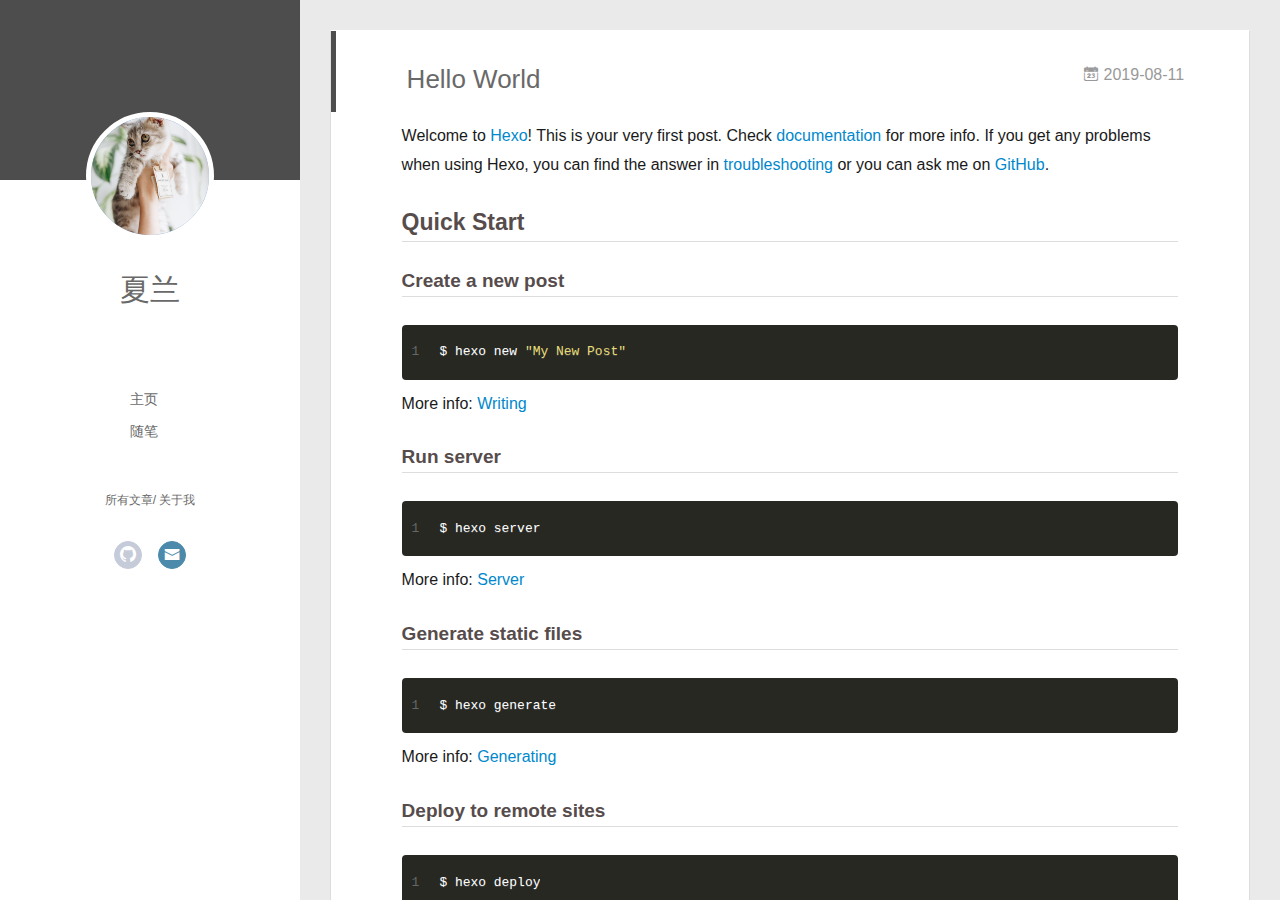
<file: index.html>
<!DOCTYPE html>
<html>
<head><meta name="generator" content="Hexo 3.9.0">
  <meta charset="utf-8">
  
  <meta name="renderer" content="webkit">
  <meta http-equiv="X-UA-Compatible" content="IE=edge">
  <link rel="dns-prefetch" href="https://ixialan.github.io">
  <title>夏兰的博客</title>
  <meta name="viewport" content="width=device-width, initial-scale=1, maximum-scale=1">
  <meta name="keywords" content="博客">
<meta property="og:type" content="website">
<meta property="og:title" content="夏兰的博客">
<meta property="og:url" content="https://ixialan.github.io/index.html">
<meta property="og:site_name" content="夏兰的博客">
<meta property="og:locale" content="zh-Hans">
<meta name="twitter:card" content="summary">
<meta name="twitter:title" content="夏兰的博客">
  
    <link rel="alternative" href="/atom.xml" title="夏兰的博客" type="application/atom+xml">
  
  
    <link rel="icon" href="/img/favicon1.ico">
  
  <link rel="stylesheet" type="text/css" href="/./main.0cf68a.css">
  <style type="text/css">
  
    #container.show {
      background: linear-gradient(200deg,#a0cfe4,#e8c37e);
    }
  </style>
  

  

</head>
</html>
<body>
  <div id="container" q-class="show:isCtnShow">
    <canvas id="anm-canvas" class="anm-canvas"></canvas>
    <div class="left-col" q-class="show:isShow">
      
<div class="overlay" style="background: #4d4d4d"></div>
<div class="intrude-less">
	<header id="header" class="inner">
		<a href="/" class="profilepic">
			<img src="/img/avatar1.jpg" class="js-avatar">
		</a>
		<hgroup>
		  <h1 class="header-author"><a href="/">夏兰</a></h1>
		</hgroup>
		

		<nav class="header-menu">
			<ul>
			
				<li><a href="/">主页</a></li>
	        
				<li><a href="/tags/随笔/">随笔</a></li>
	        
			</ul>
		</nav>
		<nav class="header-smart-menu">
    		
    			
    			<a q-on="click: openSlider(e, 'innerArchive')" href="javascript:void(0)">所有文章</a>
    			
            
    			
    			<a q-on="click: openSlider(e, 'aboutme')" href="javascript:void(0)">关于我</a>
    			
            
		</nav>
		<nav class="header-nav">
			<div class="social">
				
					<a class="github" target="_blank" href="https://github.com/ixialan" title="github"><i class="icon-github"></i></a>
		        
					<a class="mail" target="_blank" href="mailto:985616959@qq.com" title="mail"><i class="icon-mail"></i></a>
		        
			</div>
		</nav>
	</header>		
</div>

    </div>
    <div class="mid-col" q-class="show:isShow,hide:isShow|isFalse">
      
<nav id="mobile-nav">
  	<div class="overlay js-overlay" style="background: #4d4d4d"></div>
	<div class="btnctn js-mobile-btnctn">
  		<div class="slider-trigger list" q-on="click: openSlider(e)"><i class="icon icon-sort"></i></div>
	</div>
	<div class="intrude-less">
		<header id="header" class="inner">
			<div class="profilepic">
				<img src="/img/avatar1.jpg" class="js-avatar">
			</div>
			<hgroup>
			  <h1 class="header-author js-header-author">夏兰</h1>
			</hgroup>
			
			
			
				
			
				
			
			
			
			<nav class="header-nav">
				<div class="social">
					
						<a class="github" target="_blank" href="https://github.com/ixialan" title="github"><i class="icon-github"></i></a>
			        
						<a class="mail" target="_blank" href="mailto:985616959@qq.com" title="mail"><i class="icon-mail"></i></a>
			        
				</div>
			</nav>

			<nav class="header-menu js-header-menu">
				<ul style="width: 50%">
				
				
					<li style="width: 50%"><a href="/">主页</a></li>
		        
					<li style="width: 50%"><a href="/tags/随笔/">随笔</a></li>
		        
				</ul>
			</nav>
		</header>				
	</div>
	<div class="mobile-mask" style="display:none" q-show="isShow"></div>
</nav>

      <div id="wrapper" class="body-wrap">
        <div class="menu-l">
          <div class="canvas-wrap">
            <canvas data-colors="#eaeaea" data-sectionHeight="100" data-contentId="js-content" id="myCanvas1" class="anm-canvas"></canvas>
          </div>
          <div id="js-content" class="content-ll">
            
  
    <article id="post-hello-world" class="article article-type-post  article-index" itemscope itemprop="blogPost">
  <div class="article-inner">
    
      <header class="article-header">
        
  
    <h1 itemprop="name">
      <a class="article-title" href="/2019/08/11/hello-world/">Hello World</a>
    </h1>
  

        
        <a href="/2019/08/11/hello-world/" class="archive-article-date">
  	<time datetime="2019-08-11T13:20:27.662Z" itemprop="datePublished"><i class="icon-calendar icon"></i>2019-08-11</time>
</a>
        
      </header>
    
    <div class="article-entry" itemprop="articleBody">
      
        <p>Welcome to <a href="https://hexo.io/" target="_blank" rel="noopener">Hexo</a>! This is your very first post. Check <a href="https://hexo.io/docs/" target="_blank" rel="noopener">documentation</a> for more info. If you get any problems when using Hexo, you can find the answer in <a href="https://hexo.io/docs/troubleshooting.html" target="_blank" rel="noopener">troubleshooting</a> or you can ask me on <a href="https://github.com/hexojs/hexo/issues" target="_blank" rel="noopener">GitHub</a>.</p>
<h2 id="Quick-Start"><a href="#Quick-Start" class="headerlink" title="Quick Start"></a>Quick Start</h2><h3 id="Create-a-new-post"><a href="#Create-a-new-post" class="headerlink" title="Create a new post"></a>Create a new post</h3><figure class="highlight bash"><table><tr><td class="gutter"><pre><span class="line">1</span><br></pre></td><td class="code"><pre><span class="line">$ hexo new <span class="string">"My New Post"</span></span><br></pre></td></tr></table></figure>

<p>More info: <a href="https://hexo.io/docs/writing.html" target="_blank" rel="noopener">Writing</a></p>
<h3 id="Run-server"><a href="#Run-server" class="headerlink" title="Run server"></a>Run server</h3><figure class="highlight bash"><table><tr><td class="gutter"><pre><span class="line">1</span><br></pre></td><td class="code"><pre><span class="line">$ hexo server</span><br></pre></td></tr></table></figure>

<p>More info: <a href="https://hexo.io/docs/server.html" target="_blank" rel="noopener">Server</a></p>
<h3 id="Generate-static-files"><a href="#Generate-static-files" class="headerlink" title="Generate static files"></a>Generate static files</h3><figure class="highlight bash"><table><tr><td class="gutter"><pre><span class="line">1</span><br></pre></td><td class="code"><pre><span class="line">$ hexo generate</span><br></pre></td></tr></table></figure>

<p>More info: <a href="https://hexo.io/docs/generating.html" target="_blank" rel="noopener">Generating</a></p>
<h3 id="Deploy-to-remote-sites"><a href="#Deploy-to-remote-sites" class="headerlink" title="Deploy to remote sites"></a>Deploy to remote sites</h3><figure class="highlight bash"><table><tr><td class="gutter"><pre><span class="line">1</span><br></pre></td><td class="code"><pre><span class="line">$ hexo deploy</span><br></pre></td></tr></table></figure>

<p>More info: <a href="https://hexo.io/docs/deployment.html" target="_blank" rel="noopener">Deployment</a></p>

      

      
    </div>
    <div class="article-info article-info-index">
      
      
      

      
        <p class="article-more-link">
          <a class="article-more-a" href="/2019/08/11/hello-world/">展开全文 >></a>
        </p>
      

      

      
      <div class="clearfix"></div>
    </div>
  </div>
</article>

<aside class="wrap-side-operation">
    <div class="mod-side-operation">
        
        <div class="jump-container" id="js-jump-container" style="display:none;">
            <a href="javascript:void(0)" class="mod-side-operation__jump-to-top">
                <i class="icon-font icon-back"></i>
            </a>
            <div id="js-jump-plan-container" class="jump-plan-container" style="top: -11px;">
                <i class="icon-font icon-plane jump-plane"></i>
            </div>
        </div>
        
        
    </div>
</aside>



  
  


          </div>
        </div>
      </div>
      <footer id="footer">
  <div class="outer">
    <div id="footer-info">
    	<div class="footer-left">
    		&copy; 2019 夏兰
    	</div>
      	<div class="footer-right">
      		<a href="http://hexo.io/" target="_blank">Hexo</a>  Theme <a href="https://github.com/litten/hexo-theme-yilia" target="_blank">Yilia</a> by Litten
      	</div>
    </div>
  </div>
</footer>
    </div>
    <script>
	var yiliaConfig = {
		mathjax: false,
		isHome: true,
		isPost: false,
		isArchive: false,
		isTag: false,
		isCategory: false,
		open_in_new: false,
		toc_hide_index: true,
		root: "/",
		innerArchive: true,
		showTags: false
	}
</script>

<script>!function(t){function n(e){if(r[e])return r[e].exports;var i=r[e]={exports:{},id:e,loaded:!1};return t[e].call(i.exports,i,i.exports,n),i.loaded=!0,i.exports}var r={};n.m=t,n.c=r,n.p="./",n(0)}([function(t,n,r){r(195),t.exports=r(191)},function(t,n,r){var e=r(3),i=r(52),o=r(27),u=r(28),c=r(53),f="prototype",a=function(t,n,r){var s,l,h,v,p=t&a.F,d=t&a.G,y=t&a.S,g=t&a.P,b=t&a.B,m=d?e:y?e[n]||(e[n]={}):(e[n]||{})[f],x=d?i:i[n]||(i[n]={}),w=x[f]||(x[f]={});d&&(r=n);for(s in r)l=!p&&m&&void 0!==m[s],h=(l?m:r)[s],v=b&&l?c(h,e):g&&"function"==typeof h?c(Function.call,h):h,m&&u(m,s,h,t&a.U),x[s]!=h&&o(x,s,v),g&&w[s]!=h&&(w[s]=h)};e.core=i,a.F=1,a.G=2,a.S=4,a.P=8,a.B=16,a.W=32,a.U=64,a.R=128,t.exports=a},function(t,n,r){var e=r(6);t.exports=function(t){if(!e(t))throw TypeError(t+" is not an object!");return t}},function(t,n){var r=t.exports="undefined"!=typeof window&&window.Math==Math?window:"undefined"!=typeof self&&self.Math==Math?self:Function("return this")();"number"==typeof __g&&(__g=r)},function(t,n){t.exports=function(t){try{return!!t()}catch(t){return!0}}},function(t,n){var r=t.exports="undefined"!=typeof window&&window.Math==Math?window:"undefined"!=typeof self&&self.Math==Math?self:Function("return this")();"number"==typeof __g&&(__g=r)},function(t,n){t.exports=function(t){return"object"==typeof t?null!==t:"function"==typeof t}},function(t,n,r){var e=r(126)("wks"),i=r(76),o=r(3).Symbol,u="function"==typeof o;(t.exports=function(t){return e[t]||(e[t]=u&&o[t]||(u?o:i)("Symbol."+t))}).store=e},function(t,n){var r={}.hasOwnProperty;t.exports=function(t,n){return r.call(t,n)}},function(t,n,r){var e=r(94),i=r(33);t.exports=function(t){return e(i(t))}},function(t,n,r){t.exports=!r(4)(function(){return 7!=Object.defineProperty({},"a",{get:function(){return 7}}).a})},function(t,n,r){var e=r(2),i=r(167),o=r(50),u=Object.defineProperty;n.f=r(10)?Object.defineProperty:function(t,n,r){if(e(t),n=o(n,!0),e(r),i)try{return u(t,n,r)}catch(t){}if("get"in r||"set"in r)throw TypeError("Accessors not supported!");return"value"in r&&(t[n]=r.value),t}},function(t,n,r){t.exports=!r(18)(function(){return 7!=Object.defineProperty({},"a",{get:function(){return 7}}).a})},function(t,n,r){var e=r(14),i=r(22);t.exports=r(12)?function(t,n,r){return e.f(t,n,i(1,r))}:function(t,n,r){return t[n]=r,t}},function(t,n,r){var e=r(20),i=r(58),o=r(42),u=Object.defineProperty;n.f=r(12)?Object.defineProperty:function(t,n,r){if(e(t),n=o(n,!0),e(r),i)try{return u(t,n,r)}catch(t){}if("get"in r||"set"in r)throw TypeError("Accessors not supported!");return"value"in r&&(t[n]=r.value),t}},function(t,n,r){var e=r(40)("wks"),i=r(23),o=r(5).Symbol,u="function"==typeof o;(t.exports=function(t){return e[t]||(e[t]=u&&o[t]||(u?o:i)("Symbol."+t))}).store=e},function(t,n,r){var e=r(67),i=Math.min;t.exports=function(t){return t>0?i(e(t),9007199254740991):0}},function(t,n,r){var e=r(46);t.exports=function(t){return Object(e(t))}},function(t,n){t.exports=function(t){try{return!!t()}catch(t){return!0}}},function(t,n,r){var e=r(63),i=r(34);t.exports=Object.keys||function(t){return e(t,i)}},function(t,n,r){var e=r(21);t.exports=function(t){if(!e(t))throw TypeError(t+" is not an object!");return t}},function(t,n){t.exports=function(t){return"object"==typeof t?null!==t:"function"==typeof t}},function(t,n){t.exports=function(t,n){return{enumerable:!(1&t),configurable:!(2&t),writable:!(4&t),value:n}}},function(t,n){var r=0,e=Math.random();t.exports=function(t){return"Symbol(".concat(void 0===t?"":t,")_",(++r+e).toString(36))}},function(t,n){var r={}.hasOwnProperty;t.exports=function(t,n){return r.call(t,n)}},function(t,n){var r=t.exports={version:"2.4.0"};"number"==typeof __e&&(__e=r)},function(t,n){t.exports=function(t){if("function"!=typeof t)throw TypeError(t+" is not a function!");return t}},function(t,n,r){var e=r(11),i=r(66);t.exports=r(10)?function(t,n,r){return e.f(t,n,i(1,r))}:function(t,n,r){return t[n]=r,t}},function(t,n,r){var e=r(3),i=r(27),o=r(24),u=r(76)("src"),c="toString",f=Function[c],a=(""+f).split(c);r(52).inspectSource=function(t){return f.call(t)},(t.exports=function(t,n,r,c){var f="function"==typeof r;f&&(o(r,"name")||i(r,"name",n)),t[n]!==r&&(f&&(o(r,u)||i(r,u,t[n]?""+t[n]:a.join(String(n)))),t===e?t[n]=r:c?t[n]?t[n]=r:i(t,n,r):(delete t[n],i(t,n,r)))})(Function.prototype,c,function(){return"function"==typeof this&&this[u]||f.call(this)})},function(t,n,r){var e=r(1),i=r(4),o=r(46),u=function(t,n,r,e){var i=String(o(t)),u="<"+n;return""!==r&&(u+=" "+r+'="'+String(e).replace(/"/g,"&quot;")+'"'),u+">"+i+"</"+n+">"};t.exports=function(t,n){var r={};r[t]=n(u),e(e.P+e.F*i(function(){var n=""[t]('"');return n!==n.toLowerCase()||n.split('"').length>3}),"String",r)}},function(t,n,r){var e=r(115),i=r(46);t.exports=function(t){return e(i(t))}},function(t,n,r){var e=r(116),i=r(66),o=r(30),u=r(50),c=r(24),f=r(167),a=Object.getOwnPropertyDescriptor;n.f=r(10)?a:function(t,n){if(t=o(t),n=u(n,!0),f)try{return a(t,n)}catch(t){}if(c(t,n))return i(!e.f.call(t,n),t[n])}},function(t,n,r){var e=r(24),i=r(17),o=r(145)("IE_PROTO"),u=Object.prototype;t.exports=Object.getPrototypeOf||function(t){return t=i(t),e(t,o)?t[o]:"function"==typeof t.constructor&&t instanceof t.constructor?t.constructor.prototype:t instanceof Object?u:null}},function(t,n){t.exports=function(t){if(void 0==t)throw TypeError("Can't call method on  "+t);return t}},function(t,n){t.exports="constructor,hasOwnProperty,isPrototypeOf,propertyIsEnumerable,toLocaleString,toString,valueOf".split(",")},function(t,n){t.exports={}},function(t,n){t.exports=!0},function(t,n){n.f={}.propertyIsEnumerable},function(t,n,r){var e=r(14).f,i=r(8),o=r(15)("toStringTag");t.exports=function(t,n,r){t&&!i(t=r?t:t.prototype,o)&&e(t,o,{configurable:!0,value:n})}},function(t,n,r){var e=r(40)("keys"),i=r(23);t.exports=function(t){return e[t]||(e[t]=i(t))}},function(t,n,r){var e=r(5),i="__core-js_shared__",o=e[i]||(e[i]={});t.exports=function(t){return o[t]||(o[t]={})}},function(t,n){var r=Math.ceil,e=Math.floor;t.exports=function(t){return isNaN(t=+t)?0:(t>0?e:r)(t)}},function(t,n,r){var e=r(21);t.exports=function(t,n){if(!e(t))return t;var r,i;if(n&&"function"==typeof(r=t.toString)&&!e(i=r.call(t)))return i;if("function"==typeof(r=t.valueOf)&&!e(i=r.call(t)))return i;if(!n&&"function"==typeof(r=t.toString)&&!e(i=r.call(t)))return i;throw TypeError("Can't convert object to primitive value")}},function(t,n,r){var e=r(5),i=r(25),o=r(36),u=r(44),c=r(14).f;t.exports=function(t){var n=i.Symbol||(i.Symbol=o?{}:e.Symbol||{});"_"==t.charAt(0)||t in n||c(n,t,{value:u.f(t)})}},function(t,n,r){n.f=r(15)},function(t,n){var r={}.toString;t.exports=function(t){return r.call(t).slice(8,-1)}},function(t,n){t.exports=function(t){if(void 0==t)throw TypeError("Can't call method on  "+t);return t}},function(t,n,r){var e=r(4);t.exports=function(t,n){return!!t&&e(function(){n?t.call(null,function(){},1):t.call(null)})}},function(t,n,r){var e=r(53),i=r(115),o=r(17),u=r(16),c=r(203);t.exports=function(t,n){var r=1==t,f=2==t,a=3==t,s=4==t,l=6==t,h=5==t||l,v=n||c;return function(n,c,p){for(var d,y,g=o(n),b=i(g),m=e(c,p,3),x=u(b.length),w=0,S=r?v(n,x):f?v(n,0):void 0;x>w;w++)if((h||w in b)&&(d=b[w],y=m(d,w,g),t))if(r)S[w]=y;else if(y)switch(t){case 3:return!0;case 5:return d;case 6:return w;case 2:S.push(d)}else if(s)return!1;return l?-1:a||s?s:S}}},function(t,n,r){var e=r(1),i=r(52),o=r(4);t.exports=function(t,n){var r=(i.Object||{})[t]||Object[t],u={};u[t]=n(r),e(e.S+e.F*o(function(){r(1)}),"Object",u)}},function(t,n,r){var e=r(6);t.exports=function(t,n){if(!e(t))return t;var r,i;if(n&&"function"==typeof(r=t.toString)&&!e(i=r.call(t)))return i;if("function"==typeof(r=t.valueOf)&&!e(i=r.call(t)))return i;if(!n&&"function"==typeof(r=t.toString)&&!e(i=r.call(t)))return i;throw TypeError("Can't convert object to primitive value")}},function(t,n,r){var e=r(5),i=r(25),o=r(91),u=r(13),c="prototype",f=function(t,n,r){var a,s,l,h=t&f.F,v=t&f.G,p=t&f.S,d=t&f.P,y=t&f.B,g=t&f.W,b=v?i:i[n]||(i[n]={}),m=b[c],x=v?e:p?e[n]:(e[n]||{})[c];v&&(r=n);for(a in r)(s=!h&&x&&void 0!==x[a])&&a in b||(l=s?x[a]:r[a],b[a]=v&&"function"!=typeof x[a]?r[a]:y&&s?o(l,e):g&&x[a]==l?function(t){var n=function(n,r,e){if(this instanceof t){switch(arguments.length){case 0:return new t;case 1:return new t(n);case 2:return new t(n,r)}return new t(n,r,e)}return t.apply(this,arguments)};return n[c]=t[c],n}(l):d&&"function"==typeof l?o(Function.call,l):l,d&&((b.virtual||(b.virtual={}))[a]=l,t&f.R&&m&&!m[a]&&u(m,a,l)))};f.F=1,f.G=2,f.S=4,f.P=8,f.B=16,f.W=32,f.U=64,f.R=128,t.exports=f},function(t,n){var r=t.exports={version:"2.4.0"};"number"==typeof __e&&(__e=r)},function(t,n,r){var e=r(26);t.exports=function(t,n,r){if(e(t),void 0===n)return t;switch(r){case 1:return function(r){return t.call(n,r)};case 2:return function(r,e){return t.call(n,r,e)};case 3:return function(r,e,i){return t.call(n,r,e,i)}}return function(){return t.apply(n,arguments)}}},function(t,n,r){var e=r(183),i=r(1),o=r(126)("metadata"),u=o.store||(o.store=new(r(186))),c=function(t,n,r){var i=u.get(t);if(!i){if(!r)return;u.set(t,i=new e)}var o=i.get(n);if(!o){if(!r)return;i.set(n,o=new e)}return o},f=function(t,n,r){var e=c(n,r,!1);return void 0!==e&&e.has(t)},a=function(t,n,r){var e=c(n,r,!1);return void 0===e?void 0:e.get(t)},s=function(t,n,r,e){c(r,e,!0).set(t,n)},l=function(t,n){var r=c(t,n,!1),e=[];return r&&r.forEach(function(t,n){e.push(n)}),e},h=function(t){return void 0===t||"symbol"==typeof t?t:String(t)},v=function(t){i(i.S,"Reflect",t)};t.exports={store:u,map:c,has:f,get:a,set:s,keys:l,key:h,exp:v}},function(t,n,r){"use strict";if(r(10)){var e=r(69),i=r(3),o=r(4),u=r(1),c=r(127),f=r(152),a=r(53),s=r(68),l=r(66),h=r(27),v=r(73),p=r(67),d=r(16),y=r(75),g=r(50),b=r(24),m=r(180),x=r(114),w=r(6),S=r(17),_=r(137),O=r(70),E=r(32),P=r(71).f,j=r(154),F=r(76),M=r(7),A=r(48),N=r(117),T=r(146),I=r(155),k=r(80),L=r(123),R=r(74),C=r(130),D=r(160),U=r(11),W=r(31),G=U.f,B=W.f,V=i.RangeError,z=i.TypeError,q=i.Uint8Array,K="ArrayBuffer",J="Shared"+K,Y="BYTES_PER_ELEMENT",H="prototype",$=Array[H],X=f.ArrayBuffer,Q=f.DataView,Z=A(0),tt=A(2),nt=A(3),rt=A(4),et=A(5),it=A(6),ot=N(!0),ut=N(!1),ct=I.values,ft=I.keys,at=I.entries,st=$.lastIndexOf,lt=$.reduce,ht=$.reduceRight,vt=$.join,pt=$.sort,dt=$.slice,yt=$.toString,gt=$.toLocaleString,bt=M("iterator"),mt=M("toStringTag"),xt=F("typed_constructor"),wt=F("def_constructor"),St=c.CONSTR,_t=c.TYPED,Ot=c.VIEW,Et="Wrong length!",Pt=A(1,function(t,n){return Tt(T(t,t[wt]),n)}),jt=o(function(){return 1===new q(new Uint16Array([1]).buffer)[0]}),Ft=!!q&&!!q[H].set&&o(function(){new q(1).set({})}),Mt=function(t,n){if(void 0===t)throw z(Et);var r=+t,e=d(t);if(n&&!m(r,e))throw V(Et);return e},At=function(t,n){var r=p(t);if(r<0||r%n)throw V("Wrong offset!");return r},Nt=function(t){if(w(t)&&_t in t)return t;throw z(t+" is not a typed array!")},Tt=function(t,n){if(!(w(t)&&xt in t))throw z("It is not a typed array constructor!");return new t(n)},It=function(t,n){return kt(T(t,t[wt]),n)},kt=function(t,n){for(var r=0,e=n.length,i=Tt(t,e);e>r;)i[r]=n[r++];return i},Lt=function(t,n,r){G(t,n,{get:function(){return this._d[r]}})},Rt=function(t){var n,r,e,i,o,u,c=S(t),f=arguments.length,s=f>1?arguments[1]:void 0,l=void 0!==s,h=j(c);if(void 0!=h&&!_(h)){for(u=h.call(c),e=[],n=0;!(o=u.next()).done;n++)e.push(o.value);c=e}for(l&&f>2&&(s=a(s,arguments[2],2)),n=0,r=d(c.length),i=Tt(this,r);r>n;n++)i[n]=l?s(c[n],n):c[n];return i},Ct=function(){for(var t=0,n=arguments.length,r=Tt(this,n);n>t;)r[t]=arguments[t++];return r},Dt=!!q&&o(function(){gt.call(new q(1))}),Ut=function(){return gt.apply(Dt?dt.call(Nt(this)):Nt(this),arguments)},Wt={copyWithin:function(t,n){return D.call(Nt(this),t,n,arguments.length>2?arguments[2]:void 0)},every:function(t){return rt(Nt(this),t,arguments.length>1?arguments[1]:void 0)},fill:function(t){return C.apply(Nt(this),arguments)},filter:function(t){return It(this,tt(Nt(this),t,arguments.length>1?arguments[1]:void 0))},find:function(t){return et(Nt(this),t,arguments.length>1?arguments[1]:void 0)},findIndex:function(t){return it(Nt(this),t,arguments.length>1?arguments[1]:void 0)},forEach:function(t){Z(Nt(this),t,arguments.length>1?arguments[1]:void 0)},indexOf:function(t){return ut(Nt(this),t,arguments.length>1?arguments[1]:void 0)},includes:function(t){return ot(Nt(this),t,arguments.length>1?arguments[1]:void 0)},join:function(t){return vt.apply(Nt(this),arguments)},lastIndexOf:function(t){return st.apply(Nt(this),arguments)},map:function(t){return Pt(Nt(this),t,arguments.length>1?arguments[1]:void 0)},reduce:function(t){return lt.apply(Nt(this),arguments)},reduceRight:function(t){return ht.apply(Nt(this),arguments)},reverse:function(){for(var t,n=this,r=Nt(n).length,e=Math.floor(r/2),i=0;i<e;)t=n[i],n[i++]=n[--r],n[r]=t;return n},some:function(t){return nt(Nt(this),t,arguments.length>1?arguments[1]:void 0)},sort:function(t){return pt.call(Nt(this),t)},subarray:function(t,n){var r=Nt(this),e=r.length,i=y(t,e);return new(T(r,r[wt]))(r.buffer,r.byteOffset+i*r.BYTES_PER_ELEMENT,d((void 0===n?e:y(n,e))-i))}},Gt=function(t,n){return It(this,dt.call(Nt(this),t,n))},Bt=function(t){Nt(this);var n=At(arguments[1],1),r=this.length,e=S(t),i=d(e.length),o=0;if(i+n>r)throw V(Et);for(;o<i;)this[n+o]=e[o++]},Vt={entries:function(){return at.call(Nt(this))},keys:function(){return ft.call(Nt(this))},values:function(){return ct.call(Nt(this))}},zt=function(t,n){return w(t)&&t[_t]&&"symbol"!=typeof n&&n in t&&String(+n)==String(n)},qt=function(t,n){return zt(t,n=g(n,!0))?l(2,t[n]):B(t,n)},Kt=function(t,n,r){return!(zt(t,n=g(n,!0))&&w(r)&&b(r,"value"))||b(r,"get")||b(r,"set")||r.configurable||b(r,"writable")&&!r.writable||b(r,"enumerable")&&!r.enumerable?G(t,n,r):(t[n]=r.value,t)};St||(W.f=qt,U.f=Kt),u(u.S+u.F*!St,"Object",{getOwnPropertyDescriptor:qt,defineProperty:Kt}),o(function(){yt.call({})})&&(yt=gt=function(){return vt.call(this)});var Jt=v({},Wt);v(Jt,Vt),h(Jt,bt,Vt.values),v(Jt,{slice:Gt,set:Bt,constructor:function(){},toString:yt,toLocaleString:Ut}),Lt(Jt,"buffer","b"),Lt(Jt,"byteOffset","o"),Lt(Jt,"byteLength","l"),Lt(Jt,"length","e"),G(Jt,mt,{get:function(){return this[_t]}}),t.exports=function(t,n,r,f){f=!!f;var a=t+(f?"Clamped":"")+"Array",l="Uint8Array"!=a,v="get"+t,p="set"+t,y=i[a],g=y||{},b=y&&E(y),m=!y||!c.ABV,S={},_=y&&y[H],j=function(t,r){var e=t._d;return e.v[v](r*n+e.o,jt)},F=function(t,r,e){var i=t._d;f&&(e=(e=Math.round(e))<0?0:e>255?255:255&e),i.v[p](r*n+i.o,e,jt)},M=function(t,n){G(t,n,{get:function(){return j(this,n)},set:function(t){return F(this,n,t)},enumerable:!0})};m?(y=r(function(t,r,e,i){s(t,y,a,"_d");var o,u,c,f,l=0,v=0;if(w(r)){if(!(r instanceof X||(f=x(r))==K||f==J))return _t in r?kt(y,r):Rt.call(y,r);o=r,v=At(e,n);var p=r.byteLength;if(void 0===i){if(p%n)throw V(Et);if((u=p-v)<0)throw V(Et)}else if((u=d(i)*n)+v>p)throw V(Et);c=u/n}else c=Mt(r,!0),u=c*n,o=new X(u);for(h(t,"_d",{b:o,o:v,l:u,e:c,v:new Q(o)});l<c;)M(t,l++)}),_=y[H]=O(Jt),h(_,"constructor",y)):L(function(t){new y(null),new y(t)},!0)||(y=r(function(t,r,e,i){s(t,y,a);var o;return w(r)?r instanceof X||(o=x(r))==K||o==J?void 0!==i?new g(r,At(e,n),i):void 0!==e?new g(r,At(e,n)):new g(r):_t in r?kt(y,r):Rt.call(y,r):new g(Mt(r,l))}),Z(b!==Function.prototype?P(g).concat(P(b)):P(g),function(t){t in y||h(y,t,g[t])}),y[H]=_,e||(_.constructor=y));var A=_[bt],N=!!A&&("values"==A.name||void 0==A.name),T=Vt.values;h(y,xt,!0),h(_,_t,a),h(_,Ot,!0),h(_,wt,y),(f?new y(1)[mt]==a:mt in _)||G(_,mt,{get:function(){return a}}),S[a]=y,u(u.G+u.W+u.F*(y!=g),S),u(u.S,a,{BYTES_PER_ELEMENT:n,from:Rt,of:Ct}),Y in _||h(_,Y,n),u(u.P,a,Wt),R(a),u(u.P+u.F*Ft,a,{set:Bt}),u(u.P+u.F*!N,a,Vt),u(u.P+u.F*(_.toString!=yt),a,{toString:yt}),u(u.P+u.F*o(function(){new y(1).slice()}),a,{slice:Gt}),u(u.P+u.F*(o(function(){return[1,2].toLocaleString()!=new y([1,2]).toLocaleString()})||!o(function(){_.toLocaleString.call([1,2])})),a,{toLocaleString:Ut}),k[a]=N?A:T,e||N||h(_,bt,T)}}else t.exports=function(){}},function(t,n){var r={}.toString;t.exports=function(t){return r.call(t).slice(8,-1)}},function(t,n,r){var e=r(21),i=r(5).document,o=e(i)&&e(i.createElement);t.exports=function(t){return o?i.createElement(t):{}}},function(t,n,r){t.exports=!r(12)&&!r(18)(function(){return 7!=Object.defineProperty(r(57)("div"),"a",{get:function(){return 7}}).a})},function(t,n,r){"use strict";var e=r(36),i=r(51),o=r(64),u=r(13),c=r(8),f=r(35),a=r(96),s=r(38),l=r(103),h=r(15)("iterator"),v=!([].keys&&"next"in[].keys()),p="keys",d="values",y=function(){return this};t.exports=function(t,n,r,g,b,m,x){a(r,n,g);var w,S,_,O=function(t){if(!v&&t in F)return F[t];switch(t){case p:case d:return function(){return new r(this,t)}}return function(){return new r(this,t)}},E=n+" Iterator",P=b==d,j=!1,F=t.prototype,M=F[h]||F["@@iterator"]||b&&F[b],A=M||O(b),N=b?P?O("entries"):A:void 0,T="Array"==n?F.entries||M:M;if(T&&(_=l(T.call(new t)))!==Object.prototype&&(s(_,E,!0),e||c(_,h)||u(_,h,y)),P&&M&&M.name!==d&&(j=!0,A=function(){return M.call(this)}),e&&!x||!v&&!j&&F[h]||u(F,h,A),f[n]=A,f[E]=y,b)if(w={values:P?A:O(d),keys:m?A:O(p),entries:N},x)for(S in w)S in F||o(F,S,w[S]);else i(i.P+i.F*(v||j),n,w);return w}},function(t,n,r){var e=r(20),i=r(100),o=r(34),u=r(39)("IE_PROTO"),c=function(){},f="prototype",a=function(){var t,n=r(57)("iframe"),e=o.length;for(n.style.display="none",r(93).appendChild(n),n.src="javascript:",t=n.contentWindow.document,t.open(),t.write("<script>document.F=Object<\/script>"),t.close(),a=t.F;e--;)delete a[f][o[e]];return a()};t.exports=Object.create||function(t,n){var r;return null!==t?(c[f]=e(t),r=new c,c[f]=null,r[u]=t):r=a(),void 0===n?r:i(r,n)}},function(t,n,r){var e=r(63),i=r(34).concat("length","prototype");n.f=Object.getOwnPropertyNames||function(t){return e(t,i)}},function(t,n){n.f=Object.getOwnPropertySymbols},function(t,n,r){var e=r(8),i=r(9),o=r(90)(!1),u=r(39)("IE_PROTO");t.exports=function(t,n){var r,c=i(t),f=0,a=[];for(r in c)r!=u&&e(c,r)&&a.push(r);for(;n.length>f;)e(c,r=n[f++])&&(~o(a,r)||a.push(r));return a}},function(t,n,r){t.exports=r(13)},function(t,n,r){var e=r(76)("meta"),i=r(6),o=r(24),u=r(11).f,c=0,f=Object.isExtensible||function(){return!0},a=!r(4)(function(){return f(Object.preventExtensions({}))}),s=function(t){u(t,e,{value:{i:"O"+ ++c,w:{}}})},l=function(t,n){if(!i(t))return"symbol"==typeof t?t:("string"==typeof t?"S":"P")+t;if(!o(t,e)){if(!f(t))return"F";if(!n)return"E";s(t)}return t[e].i},h=function(t,n){if(!o(t,e)){if(!f(t))return!0;if(!n)return!1;s(t)}return t[e].w},v=function(t){return a&&p.NEED&&f(t)&&!o(t,e)&&s(t),t},p=t.exports={KEY:e,NEED:!1,fastKey:l,getWeak:h,onFreeze:v}},function(t,n){t.exports=function(t,n){return{enumerable:!(1&t),configurable:!(2&t),writable:!(4&t),value:n}}},function(t,n){var r=Math.ceil,e=Math.floor;t.exports=function(t){return isNaN(t=+t)?0:(t>0?e:r)(t)}},function(t,n){t.exports=function(t,n,r,e){if(!(t instanceof n)||void 0!==e&&e in t)throw TypeError(r+": incorrect invocation!");return t}},function(t,n){t.exports=!1},function(t,n,r){var e=r(2),i=r(173),o=r(133),u=r(145)("IE_PROTO"),c=function(){},f="prototype",a=function(){var t,n=r(132)("iframe"),e=o.length;for(n.style.display="none",r(135).appendChild(n),n.src="javascript:",t=n.contentWindow.document,t.open(),t.write("<script>document.F=Object<\/script>"),t.close(),a=t.F;e--;)delete a[f][o[e]];return a()};t.exports=Object.create||function(t,n){var r;return null!==t?(c[f]=e(t),r=new c,c[f]=null,r[u]=t):r=a(),void 0===n?r:i(r,n)}},function(t,n,r){var e=r(175),i=r(133).concat("length","prototype");n.f=Object.getOwnPropertyNames||function(t){return e(t,i)}},function(t,n,r){var e=r(175),i=r(133);t.exports=Object.keys||function(t){return e(t,i)}},function(t,n,r){var e=r(28);t.exports=function(t,n,r){for(var i in n)e(t,i,n[i],r);return t}},function(t,n,r){"use strict";var e=r(3),i=r(11),o=r(10),u=r(7)("species");t.exports=function(t){var n=e[t];o&&n&&!n[u]&&i.f(n,u,{configurable:!0,get:function(){return this}})}},function(t,n,r){var e=r(67),i=Math.max,o=Math.min;t.exports=function(t,n){return t=e(t),t<0?i(t+n,0):o(t,n)}},function(t,n){var r=0,e=Math.random();t.exports=function(t){return"Symbol(".concat(void 0===t?"":t,")_",(++r+e).toString(36))}},function(t,n,r){var e=r(33);t.exports=function(t){return Object(e(t))}},function(t,n,r){var e=r(7)("unscopables"),i=Array.prototype;void 0==i[e]&&r(27)(i,e,{}),t.exports=function(t){i[e][t]=!0}},function(t,n,r){var e=r(53),i=r(169),o=r(137),u=r(2),c=r(16),f=r(154),a={},s={},n=t.exports=function(t,n,r,l,h){var v,p,d,y,g=h?function(){return t}:f(t),b=e(r,l,n?2:1),m=0;if("function"!=typeof g)throw TypeError(t+" is not iterable!");if(o(g)){for(v=c(t.length);v>m;m++)if((y=n?b(u(p=t[m])[0],p[1]):b(t[m]))===a||y===s)return y}else for(d=g.call(t);!(p=d.next()).done;)if((y=i(d,b,p.value,n))===a||y===s)return y};n.BREAK=a,n.RETURN=s},function(t,n){t.exports={}},function(t,n,r){var e=r(11).f,i=r(24),o=r(7)("toStringTag");t.exports=function(t,n,r){t&&!i(t=r?t:t.prototype,o)&&e(t,o,{configurable:!0,value:n})}},function(t,n,r){var e=r(1),i=r(46),o=r(4),u=r(150),c="["+u+"]",f="​",a=RegExp("^"+c+c+"*"),s=RegExp(c+c+"*$"),l=function(t,n,r){var i={},c=o(function(){return!!u[t]()||f[t]()!=f}),a=i[t]=c?n(h):u[t];r&&(i[r]=a),e(e.P+e.F*c,"String",i)},h=l.trim=function(t,n){return t=String(i(t)),1&n&&(t=t.replace(a,"")),2&n&&(t=t.replace(s,"")),t};t.exports=l},function(t,n,r){t.exports={default:r(86),__esModule:!0}},function(t,n,r){t.exports={default:r(87),__esModule:!0}},function(t,n,r){"use strict";function e(t){return t&&t.__esModule?t:{default:t}}n.__esModule=!0;var i=r(84),o=e(i),u=r(83),c=e(u),f="function"==typeof c.default&&"symbol"==typeof o.default?function(t){return typeof t}:function(t){return t&&"function"==typeof c.default&&t.constructor===c.default&&t!==c.default.prototype?"symbol":typeof t};n.default="function"==typeof c.default&&"symbol"===f(o.default)?function(t){return void 0===t?"undefined":f(t)}:function(t){return t&&"function"==typeof c.default&&t.constructor===c.default&&t!==c.default.prototype?"symbol":void 0===t?"undefined":f(t)}},function(t,n,r){r(110),r(108),r(111),r(112),t.exports=r(25).Symbol},function(t,n,r){r(109),r(113),t.exports=r(44).f("iterator")},function(t,n){t.exports=function(t){if("function"!=typeof t)throw TypeError(t+" is not a function!");return t}},function(t,n){t.exports=function(){}},function(t,n,r){var e=r(9),i=r(106),o=r(105);t.exports=function(t){return function(n,r,u){var c,f=e(n),a=i(f.length),s=o(u,a);if(t&&r!=r){for(;a>s;)if((c=f[s++])!=c)return!0}else for(;a>s;s++)if((t||s in f)&&f[s]===r)return t||s||0;return!t&&-1}}},function(t,n,r){var e=r(88);t.exports=function(t,n,r){if(e(t),void 0===n)return t;switch(r){case 1:return function(r){return t.call(n,r)};case 2:return function(r,e){return t.call(n,r,e)};case 3:return function(r,e,i){return t.call(n,r,e,i)}}return function(){return t.apply(n,arguments)}}},function(t,n,r){var e=r(19),i=r(62),o=r(37);t.exports=function(t){var n=e(t),r=i.f;if(r)for(var u,c=r(t),f=o.f,a=0;c.length>a;)f.call(t,u=c[a++])&&n.push(u);return n}},function(t,n,r){t.exports=r(5).document&&document.documentElement},function(t,n,r){var e=r(56);t.exports=Object("z").propertyIsEnumerable(0)?Object:function(t){return"String"==e(t)?t.split(""):Object(t)}},function(t,n,r){var e=r(56);t.exports=Array.isArray||function(t){return"Array"==e(t)}},function(t,n,r){"use strict";var e=r(60),i=r(22),o=r(38),u={};r(13)(u,r(15)("iterator"),function(){return this}),t.exports=function(t,n,r){t.prototype=e(u,{next:i(1,r)}),o(t,n+" Iterator")}},function(t,n){t.exports=function(t,n){return{value:n,done:!!t}}},function(t,n,r){var e=r(19),i=r(9);t.exports=function(t,n){for(var r,o=i(t),u=e(o),c=u.length,f=0;c>f;)if(o[r=u[f++]]===n)return r}},function(t,n,r){var e=r(23)("meta"),i=r(21),o=r(8),u=r(14).f,c=0,f=Object.isExtensible||function(){return!0},a=!r(18)(function(){return f(Object.preventExtensions({}))}),s=function(t){u(t,e,{value:{i:"O"+ ++c,w:{}}})},l=function(t,n){if(!i(t))return"symbol"==typeof t?t:("string"==typeof t?"S":"P")+t;if(!o(t,e)){if(!f(t))return"F";if(!n)return"E";s(t)}return t[e].i},h=function(t,n){if(!o(t,e)){if(!f(t))return!0;if(!n)return!1;s(t)}return t[e].w},v=function(t){return a&&p.NEED&&f(t)&&!o(t,e)&&s(t),t},p=t.exports={KEY:e,NEED:!1,fastKey:l,getWeak:h,onFreeze:v}},function(t,n,r){var e=r(14),i=r(20),o=r(19);t.exports=r(12)?Object.defineProperties:function(t,n){i(t);for(var r,u=o(n),c=u.length,f=0;c>f;)e.f(t,r=u[f++],n[r]);return t}},function(t,n,r){var e=r(37),i=r(22),o=r(9),u=r(42),c=r(8),f=r(58),a=Object.getOwnPropertyDescriptor;n.f=r(12)?a:function(t,n){if(t=o(t),n=u(n,!0),f)try{return a(t,n)}catch(t){}if(c(t,n))return i(!e.f.call(t,n),t[n])}},function(t,n,r){var e=r(9),i=r(61).f,o={}.toString,u="object"==typeof window&&window&&Object.getOwnPropertyNames?Object.getOwnPropertyNames(window):[],c=function(t){try{return i(t)}catch(t){return u.slice()}};t.exports.f=function(t){return u&&"[object Window]"==o.call(t)?c(t):i(e(t))}},function(t,n,r){var e=r(8),i=r(77),o=r(39)("IE_PROTO"),u=Object.prototype;t.exports=Object.getPrototypeOf||function(t){return t=i(t),e(t,o)?t[o]:"function"==typeof t.constructor&&t instanceof t.constructor?t.constructor.prototype:t instanceof Object?u:null}},function(t,n,r){var e=r(41),i=r(33);t.exports=function(t){return function(n,r){var o,u,c=String(i(n)),f=e(r),a=c.length;return f<0||f>=a?t?"":void 0:(o=c.charCodeAt(f),o<55296||o>56319||f+1===a||(u=c.charCodeAt(f+1))<56320||u>57343?t?c.charAt(f):o:t?c.slice(f,f+2):u-56320+(o-55296<<10)+65536)}}},function(t,n,r){var e=r(41),i=Math.max,o=Math.min;t.exports=function(t,n){return t=e(t),t<0?i(t+n,0):o(t,n)}},function(t,n,r){var e=r(41),i=Math.min;t.exports=function(t){return t>0?i(e(t),9007199254740991):0}},function(t,n,r){"use strict";var e=r(89),i=r(97),o=r(35),u=r(9);t.exports=r(59)(Array,"Array",function(t,n){this._t=u(t),this._i=0,this._k=n},function(){var t=this._t,n=this._k,r=this._i++;return!t||r>=t.length?(this._t=void 0,i(1)):"keys"==n?i(0,r):"values"==n?i(0,t[r]):i(0,[r,t[r]])},"values"),o.Arguments=o.Array,e("keys"),e("values"),e("entries")},function(t,n){},function(t,n,r){"use strict";var e=r(104)(!0);r(59)(String,"String",function(t){this._t=String(t),this._i=0},function(){var t,n=this._t,r=this._i;return r>=n.length?{value:void 0,done:!0}:(t=e(n,r),this._i+=t.length,{value:t,done:!1})})},function(t,n,r){"use strict";var e=r(5),i=r(8),o=r(12),u=r(51),c=r(64),f=r(99).KEY,a=r(18),s=r(40),l=r(38),h=r(23),v=r(15),p=r(44),d=r(43),y=r(98),g=r(92),b=r(95),m=r(20),x=r(9),w=r(42),S=r(22),_=r(60),O=r(102),E=r(101),P=r(14),j=r(19),F=E.f,M=P.f,A=O.f,N=e.Symbol,T=e.JSON,I=T&&T.stringify,k="prototype",L=v("_hidden"),R=v("toPrimitive"),C={}.propertyIsEnumerable,D=s("symbol-registry"),U=s("symbols"),W=s("op-symbols"),G=Object[k],B="function"==typeof N,V=e.QObject,z=!V||!V[k]||!V[k].findChild,q=o&&a(function(){return 7!=_(M({},"a",{get:function(){return M(this,"a",{value:7}).a}})).a})?function(t,n,r){var e=F(G,n);e&&delete G[n],M(t,n,r),e&&t!==G&&M(G,n,e)}:M,K=function(t){var n=U[t]=_(N[k]);return n._k=t,n},J=B&&"symbol"==typeof N.iterator?function(t){return"symbol"==typeof t}:function(t){return t instanceof N},Y=function(t,n,r){return t===G&&Y(W,n,r),m(t),n=w(n,!0),m(r),i(U,n)?(r.enumerable?(i(t,L)&&t[L][n]&&(t[L][n]=!1),r=_(r,{enumerable:S(0,!1)})):(i(t,L)||M(t,L,S(1,{})),t[L][n]=!0),q(t,n,r)):M(t,n,r)},H=function(t,n){m(t);for(var r,e=g(n=x(n)),i=0,o=e.length;o>i;)Y(t,r=e[i++],n[r]);return t},$=function(t,n){return void 0===n?_(t):H(_(t),n)},X=function(t){var n=C.call(this,t=w(t,!0));return!(this===G&&i(U,t)&&!i(W,t))&&(!(n||!i(this,t)||!i(U,t)||i(this,L)&&this[L][t])||n)},Q=function(t,n){if(t=x(t),n=w(n,!0),t!==G||!i(U,n)||i(W,n)){var r=F(t,n);return!r||!i(U,n)||i(t,L)&&t[L][n]||(r.enumerable=!0),r}},Z=function(t){for(var n,r=A(x(t)),e=[],o=0;r.length>o;)i(U,n=r[o++])||n==L||n==f||e.push(n);return e},tt=function(t){for(var n,r=t===G,e=A(r?W:x(t)),o=[],u=0;e.length>u;)!i(U,n=e[u++])||r&&!i(G,n)||o.push(U[n]);return o};B||(N=function(){if(this instanceof N)throw TypeError("Symbol is not a constructor!");var t=h(arguments.length>0?arguments[0]:void 0),n=function(r){this===G&&n.call(W,r),i(this,L)&&i(this[L],t)&&(this[L][t]=!1),q(this,t,S(1,r))};return o&&z&&q(G,t,{configurable:!0,set:n}),K(t)},c(N[k],"toString",function(){return this._k}),E.f=Q,P.f=Y,r(61).f=O.f=Z,r(37).f=X,r(62).f=tt,o&&!r(36)&&c(G,"propertyIsEnumerable",X,!0),p.f=function(t){return K(v(t))}),u(u.G+u.W+u.F*!B,{Symbol:N});for(var nt="hasInstance,isConcatSpreadable,iterator,match,replace,search,species,split,toPrimitive,toStringTag,unscopables".split(","),rt=0;nt.length>rt;)v(nt[rt++]);for(var nt=j(v.store),rt=0;nt.length>rt;)d(nt[rt++]);u(u.S+u.F*!B,"Symbol",{for:function(t){return i(D,t+="")?D[t]:D[t]=N(t)},keyFor:function(t){if(J(t))return y(D,t);throw TypeError(t+" is not a symbol!")},useSetter:function(){z=!0},useSimple:function(){z=!1}}),u(u.S+u.F*!B,"Object",{create:$,defineProperty:Y,defineProperties:H,getOwnPropertyDescriptor:Q,getOwnPropertyNames:Z,getOwnPropertySymbols:tt}),T&&u(u.S+u.F*(!B||a(function(){var t=N();return"[null]"!=I([t])||"{}"!=I({a:t})||"{}"!=I(Object(t))})),"JSON",{stringify:function(t){if(void 0!==t&&!J(t)){for(var n,r,e=[t],i=1;arguments.length>i;)e.push(arguments[i++]);return n=e[1],"function"==typeof n&&(r=n),!r&&b(n)||(n=function(t,n){if(r&&(n=r.call(this,t,n)),!J(n))return n}),e[1]=n,I.apply(T,e)}}}),N[k][R]||r(13)(N[k],R,N[k].valueOf),l(N,"Symbol"),l(Math,"Math",!0),l(e.JSON,"JSON",!0)},function(t,n,r){r(43)("asyncIterator")},function(t,n,r){r(43)("observable")},function(t,n,r){r(107);for(var e=r(5),i=r(13),o=r(35),u=r(15)("toStringTag"),c=["NodeList","DOMTokenList","MediaList","StyleSheetList","CSSRuleList"],f=0;f<5;f++){var a=c[f],s=e[a],l=s&&s.prototype;l&&!l[u]&&i(l,u,a),o[a]=o.Array}},function(t,n,r){var e=r(45),i=r(7)("toStringTag"),o="Arguments"==e(function(){return arguments}()),u=function(t,n){try{return t[n]}catch(t){}};t.exports=function(t){var n,r,c;return void 0===t?"Undefined":null===t?"Null":"string"==typeof(r=u(n=Object(t),i))?r:o?e(n):"Object"==(c=e(n))&&"function"==typeof n.callee?"Arguments":c}},function(t,n,r){var e=r(45);t.exports=Object("z").propertyIsEnumerable(0)?Object:function(t){return"String"==e(t)?t.split(""):Object(t)}},function(t,n){n.f={}.propertyIsEnumerable},function(t,n,r){var e=r(30),i=r(16),o=r(75);t.exports=function(t){return function(n,r,u){var c,f=e(n),a=i(f.length),s=o(u,a);if(t&&r!=r){for(;a>s;)if((c=f[s++])!=c)return!0}else for(;a>s;s++)if((t||s in f)&&f[s]===r)return t||s||0;return!t&&-1}}},function(t,n,r){"use strict";var e=r(3),i=r(1),o=r(28),u=r(73),c=r(65),f=r(79),a=r(68),s=r(6),l=r(4),h=r(123),v=r(81),p=r(136);t.exports=function(t,n,r,d,y,g){var b=e[t],m=b,x=y?"set":"add",w=m&&m.prototype,S={},_=function(t){var n=w[t];o(w,t,"delete"==t?function(t){return!(g&&!s(t))&&n.call(this,0===t?0:t)}:"has"==t?function(t){return!(g&&!s(t))&&n.call(this,0===t?0:t)}:"get"==t?function(t){return g&&!s(t)?void 0:n.call(this,0===t?0:t)}:"add"==t?function(t){return n.call(this,0===t?0:t),this}:function(t,r){return n.call(this,0===t?0:t,r),this})};if("function"==typeof m&&(g||w.forEach&&!l(function(){(new m).entries().next()}))){var O=new m,E=O[x](g?{}:-0,1)!=O,P=l(function(){O.has(1)}),j=h(function(t){new m(t)}),F=!g&&l(function(){for(var t=new m,n=5;n--;)t[x](n,n);return!t.has(-0)});j||(m=n(function(n,r){a(n,m,t);var e=p(new b,n,m);return void 0!=r&&f(r,y,e[x],e),e}),m.prototype=w,w.constructor=m),(P||F)&&(_("delete"),_("has"),y&&_("get")),(F||E)&&_(x),g&&w.clear&&delete w.clear}else m=d.getConstructor(n,t,y,x),u(m.prototype,r),c.NEED=!0;return v(m,t),S[t]=m,i(i.G+i.W+i.F*(m!=b),S),g||d.setStrong(m,t,y),m}},function(t,n,r){"use strict";var e=r(27),i=r(28),o=r(4),u=r(46),c=r(7);t.exports=function(t,n,r){var f=c(t),a=r(u,f,""[t]),s=a[0],l=a[1];o(function(){var n={};return n[f]=function(){return 7},7!=""[t](n)})&&(i(String.prototype,t,s),e(RegExp.prototype,f,2==n?function(t,n){return l.call(t,this,n)}:function(t){return l.call(t,this)}))}
},function(t,n,r){"use strict";var e=r(2);t.exports=function(){var t=e(this),n="";return t.global&&(n+="g"),t.ignoreCase&&(n+="i"),t.multiline&&(n+="m"),t.unicode&&(n+="u"),t.sticky&&(n+="y"),n}},function(t,n){t.exports=function(t,n,r){var e=void 0===r;switch(n.length){case 0:return e?t():t.call(r);case 1:return e?t(n[0]):t.call(r,n[0]);case 2:return e?t(n[0],n[1]):t.call(r,n[0],n[1]);case 3:return e?t(n[0],n[1],n[2]):t.call(r,n[0],n[1],n[2]);case 4:return e?t(n[0],n[1],n[2],n[3]):t.call(r,n[0],n[1],n[2],n[3])}return t.apply(r,n)}},function(t,n,r){var e=r(6),i=r(45),o=r(7)("match");t.exports=function(t){var n;return e(t)&&(void 0!==(n=t[o])?!!n:"RegExp"==i(t))}},function(t,n,r){var e=r(7)("iterator"),i=!1;try{var o=[7][e]();o.return=function(){i=!0},Array.from(o,function(){throw 2})}catch(t){}t.exports=function(t,n){if(!n&&!i)return!1;var r=!1;try{var o=[7],u=o[e]();u.next=function(){return{done:r=!0}},o[e]=function(){return u},t(o)}catch(t){}return r}},function(t,n,r){t.exports=r(69)||!r(4)(function(){var t=Math.random();__defineSetter__.call(null,t,function(){}),delete r(3)[t]})},function(t,n){n.f=Object.getOwnPropertySymbols},function(t,n,r){var e=r(3),i="__core-js_shared__",o=e[i]||(e[i]={});t.exports=function(t){return o[t]||(o[t]={})}},function(t,n,r){for(var e,i=r(3),o=r(27),u=r(76),c=u("typed_array"),f=u("view"),a=!(!i.ArrayBuffer||!i.DataView),s=a,l=0,h="Int8Array,Uint8Array,Uint8ClampedArray,Int16Array,Uint16Array,Int32Array,Uint32Array,Float32Array,Float64Array".split(",");l<9;)(e=i[h[l++]])?(o(e.prototype,c,!0),o(e.prototype,f,!0)):s=!1;t.exports={ABV:a,CONSTR:s,TYPED:c,VIEW:f}},function(t,n){"use strict";var r={versions:function(){var t=window.navigator.userAgent;return{trident:t.indexOf("Trident")>-1,presto:t.indexOf("Presto")>-1,webKit:t.indexOf("AppleWebKit")>-1,gecko:t.indexOf("Gecko")>-1&&-1==t.indexOf("KHTML"),mobile:!!t.match(/AppleWebKit.*Mobile.*/),ios:!!t.match(/\(i[^;]+;( U;)? CPU.+Mac OS X/),android:t.indexOf("Android")>-1||t.indexOf("Linux")>-1,iPhone:t.indexOf("iPhone")>-1||t.indexOf("Mac")>-1,iPad:t.indexOf("iPad")>-1,webApp:-1==t.indexOf("Safari"),weixin:-1==t.indexOf("MicroMessenger")}}()};t.exports=r},function(t,n,r){"use strict";var e=r(85),i=function(t){return t&&t.__esModule?t:{default:t}}(e),o=function(){function t(t,n,e){return n||e?String.fromCharCode(n||e):r[t]||t}function n(t){return e[t]}var r={"&quot;":'"',"&lt;":"<","&gt;":">","&amp;":"&","&nbsp;":" "},e={};for(var u in r)e[r[u]]=u;return r["&apos;"]="'",e["'"]="&#39;",{encode:function(t){return t?(""+t).replace(/['<> "&]/g,n).replace(/\r?\n/g,"<br/>").replace(/\s/g,"&nbsp;"):""},decode:function(n){return n?(""+n).replace(/<br\s*\/?>/gi,"\n").replace(/&quot;|&lt;|&gt;|&amp;|&nbsp;|&apos;|&#(\d+);|&#(\d+)/g,t).replace(/\u00a0/g," "):""},encodeBase16:function(t){if(!t)return t;t+="";for(var n=[],r=0,e=t.length;e>r;r++)n.push(t.charCodeAt(r).toString(16).toUpperCase());return n.join("")},encodeBase16forJSON:function(t){if(!t)return t;t=t.replace(/[\u4E00-\u9FBF]/gi,function(t){return escape(t).replace("%u","\\u")});for(var n=[],r=0,e=t.length;e>r;r++)n.push(t.charCodeAt(r).toString(16).toUpperCase());return n.join("")},decodeBase16:function(t){if(!t)return t;t+="";for(var n=[],r=0,e=t.length;e>r;r+=2)n.push(String.fromCharCode("0x"+t.slice(r,r+2)));return n.join("")},encodeObject:function(t){if(t instanceof Array)for(var n=0,r=t.length;r>n;n++)t[n]=o.encodeObject(t[n]);else if("object"==(void 0===t?"undefined":(0,i.default)(t)))for(var e in t)t[e]=o.encodeObject(t[e]);else if("string"==typeof t)return o.encode(t);return t},loadScript:function(t){var n=document.createElement("script");document.getElementsByTagName("body")[0].appendChild(n),n.setAttribute("src",t)},addLoadEvent:function(t){var n=window.onload;"function"!=typeof window.onload?window.onload=t:window.onload=function(){n(),t()}}}}();t.exports=o},function(t,n,r){"use strict";var e=r(17),i=r(75),o=r(16);t.exports=function(t){for(var n=e(this),r=o(n.length),u=arguments.length,c=i(u>1?arguments[1]:void 0,r),f=u>2?arguments[2]:void 0,a=void 0===f?r:i(f,r);a>c;)n[c++]=t;return n}},function(t,n,r){"use strict";var e=r(11),i=r(66);t.exports=function(t,n,r){n in t?e.f(t,n,i(0,r)):t[n]=r}},function(t,n,r){var e=r(6),i=r(3).document,o=e(i)&&e(i.createElement);t.exports=function(t){return o?i.createElement(t):{}}},function(t,n){t.exports="constructor,hasOwnProperty,isPrototypeOf,propertyIsEnumerable,toLocaleString,toString,valueOf".split(",")},function(t,n,r){var e=r(7)("match");t.exports=function(t){var n=/./;try{"/./"[t](n)}catch(r){try{return n[e]=!1,!"/./"[t](n)}catch(t){}}return!0}},function(t,n,r){t.exports=r(3).document&&document.documentElement},function(t,n,r){var e=r(6),i=r(144).set;t.exports=function(t,n,r){var o,u=n.constructor;return u!==r&&"function"==typeof u&&(o=u.prototype)!==r.prototype&&e(o)&&i&&i(t,o),t}},function(t,n,r){var e=r(80),i=r(7)("iterator"),o=Array.prototype;t.exports=function(t){return void 0!==t&&(e.Array===t||o[i]===t)}},function(t,n,r){var e=r(45);t.exports=Array.isArray||function(t){return"Array"==e(t)}},function(t,n,r){"use strict";var e=r(70),i=r(66),o=r(81),u={};r(27)(u,r(7)("iterator"),function(){return this}),t.exports=function(t,n,r){t.prototype=e(u,{next:i(1,r)}),o(t,n+" Iterator")}},function(t,n,r){"use strict";var e=r(69),i=r(1),o=r(28),u=r(27),c=r(24),f=r(80),a=r(139),s=r(81),l=r(32),h=r(7)("iterator"),v=!([].keys&&"next"in[].keys()),p="keys",d="values",y=function(){return this};t.exports=function(t,n,r,g,b,m,x){a(r,n,g);var w,S,_,O=function(t){if(!v&&t in F)return F[t];switch(t){case p:case d:return function(){return new r(this,t)}}return function(){return new r(this,t)}},E=n+" Iterator",P=b==d,j=!1,F=t.prototype,M=F[h]||F["@@iterator"]||b&&F[b],A=M||O(b),N=b?P?O("entries"):A:void 0,T="Array"==n?F.entries||M:M;if(T&&(_=l(T.call(new t)))!==Object.prototype&&(s(_,E,!0),e||c(_,h)||u(_,h,y)),P&&M&&M.name!==d&&(j=!0,A=function(){return M.call(this)}),e&&!x||!v&&!j&&F[h]||u(F,h,A),f[n]=A,f[E]=y,b)if(w={values:P?A:O(d),keys:m?A:O(p),entries:N},x)for(S in w)S in F||o(F,S,w[S]);else i(i.P+i.F*(v||j),n,w);return w}},function(t,n){var r=Math.expm1;t.exports=!r||r(10)>22025.465794806718||r(10)<22025.465794806718||-2e-17!=r(-2e-17)?function(t){return 0==(t=+t)?t:t>-1e-6&&t<1e-6?t+t*t/2:Math.exp(t)-1}:r},function(t,n){t.exports=Math.sign||function(t){return 0==(t=+t)||t!=t?t:t<0?-1:1}},function(t,n,r){var e=r(3),i=r(151).set,o=e.MutationObserver||e.WebKitMutationObserver,u=e.process,c=e.Promise,f="process"==r(45)(u);t.exports=function(){var t,n,r,a=function(){var e,i;for(f&&(e=u.domain)&&e.exit();t;){i=t.fn,t=t.next;try{i()}catch(e){throw t?r():n=void 0,e}}n=void 0,e&&e.enter()};if(f)r=function(){u.nextTick(a)};else if(o){var s=!0,l=document.createTextNode("");new o(a).observe(l,{characterData:!0}),r=function(){l.data=s=!s}}else if(c&&c.resolve){var h=c.resolve();r=function(){h.then(a)}}else r=function(){i.call(e,a)};return function(e){var i={fn:e,next:void 0};n&&(n.next=i),t||(t=i,r()),n=i}}},function(t,n,r){var e=r(6),i=r(2),o=function(t,n){if(i(t),!e(n)&&null!==n)throw TypeError(n+": can't set as prototype!")};t.exports={set:Object.setPrototypeOf||("__proto__"in{}?function(t,n,e){try{e=r(53)(Function.call,r(31).f(Object.prototype,"__proto__").set,2),e(t,[]),n=!(t instanceof Array)}catch(t){n=!0}return function(t,r){return o(t,r),n?t.__proto__=r:e(t,r),t}}({},!1):void 0),check:o}},function(t,n,r){var e=r(126)("keys"),i=r(76);t.exports=function(t){return e[t]||(e[t]=i(t))}},function(t,n,r){var e=r(2),i=r(26),o=r(7)("species");t.exports=function(t,n){var r,u=e(t).constructor;return void 0===u||void 0==(r=e(u)[o])?n:i(r)}},function(t,n,r){var e=r(67),i=r(46);t.exports=function(t){return function(n,r){var o,u,c=String(i(n)),f=e(r),a=c.length;return f<0||f>=a?t?"":void 0:(o=c.charCodeAt(f),o<55296||o>56319||f+1===a||(u=c.charCodeAt(f+1))<56320||u>57343?t?c.charAt(f):o:t?c.slice(f,f+2):u-56320+(o-55296<<10)+65536)}}},function(t,n,r){var e=r(122),i=r(46);t.exports=function(t,n,r){if(e(n))throw TypeError("String#"+r+" doesn't accept regex!");return String(i(t))}},function(t,n,r){"use strict";var e=r(67),i=r(46);t.exports=function(t){var n=String(i(this)),r="",o=e(t);if(o<0||o==1/0)throw RangeError("Count can't be negative");for(;o>0;(o>>>=1)&&(n+=n))1&o&&(r+=n);return r}},function(t,n){t.exports="\t\n\v\f\r   ᠎             　\u2028\u2029\ufeff"},function(t,n,r){var e,i,o,u=r(53),c=r(121),f=r(135),a=r(132),s=r(3),l=s.process,h=s.setImmediate,v=s.clearImmediate,p=s.MessageChannel,d=0,y={},g="onreadystatechange",b=function(){var t=+this;if(y.hasOwnProperty(t)){var n=y[t];delete y[t],n()}},m=function(t){b.call(t.data)};h&&v||(h=function(t){for(var n=[],r=1;arguments.length>r;)n.push(arguments[r++]);return y[++d]=function(){c("function"==typeof t?t:Function(t),n)},e(d),d},v=function(t){delete y[t]},"process"==r(45)(l)?e=function(t){l.nextTick(u(b,t,1))}:p?(i=new p,o=i.port2,i.port1.onmessage=m,e=u(o.postMessage,o,1)):s.addEventListener&&"function"==typeof postMessage&&!s.importScripts?(e=function(t){s.postMessage(t+"","*")},s.addEventListener("message",m,!1)):e=g in a("script")?function(t){f.appendChild(a("script"))[g]=function(){f.removeChild(this),b.call(t)}}:function(t){setTimeout(u(b,t,1),0)}),t.exports={set:h,clear:v}},function(t,n,r){"use strict";var e=r(3),i=r(10),o=r(69),u=r(127),c=r(27),f=r(73),a=r(4),s=r(68),l=r(67),h=r(16),v=r(71).f,p=r(11).f,d=r(130),y=r(81),g="ArrayBuffer",b="DataView",m="prototype",x="Wrong length!",w="Wrong index!",S=e[g],_=e[b],O=e.Math,E=e.RangeError,P=e.Infinity,j=S,F=O.abs,M=O.pow,A=O.floor,N=O.log,T=O.LN2,I="buffer",k="byteLength",L="byteOffset",R=i?"_b":I,C=i?"_l":k,D=i?"_o":L,U=function(t,n,r){var e,i,o,u=Array(r),c=8*r-n-1,f=(1<<c)-1,a=f>>1,s=23===n?M(2,-24)-M(2,-77):0,l=0,h=t<0||0===t&&1/t<0?1:0;for(t=F(t),t!=t||t===P?(i=t!=t?1:0,e=f):(e=A(N(t)/T),t*(o=M(2,-e))<1&&(e--,o*=2),t+=e+a>=1?s/o:s*M(2,1-a),t*o>=2&&(e++,o/=2),e+a>=f?(i=0,e=f):e+a>=1?(i=(t*o-1)*M(2,n),e+=a):(i=t*M(2,a-1)*M(2,n),e=0));n>=8;u[l++]=255&i,i/=256,n-=8);for(e=e<<n|i,c+=n;c>0;u[l++]=255&e,e/=256,c-=8);return u[--l]|=128*h,u},W=function(t,n,r){var e,i=8*r-n-1,o=(1<<i)-1,u=o>>1,c=i-7,f=r-1,a=t[f--],s=127&a;for(a>>=7;c>0;s=256*s+t[f],f--,c-=8);for(e=s&(1<<-c)-1,s>>=-c,c+=n;c>0;e=256*e+t[f],f--,c-=8);if(0===s)s=1-u;else{if(s===o)return e?NaN:a?-P:P;e+=M(2,n),s-=u}return(a?-1:1)*e*M(2,s-n)},G=function(t){return t[3]<<24|t[2]<<16|t[1]<<8|t[0]},B=function(t){return[255&t]},V=function(t){return[255&t,t>>8&255]},z=function(t){return[255&t,t>>8&255,t>>16&255,t>>24&255]},q=function(t){return U(t,52,8)},K=function(t){return U(t,23,4)},J=function(t,n,r){p(t[m],n,{get:function(){return this[r]}})},Y=function(t,n,r,e){var i=+r,o=l(i);if(i!=o||o<0||o+n>t[C])throw E(w);var u=t[R]._b,c=o+t[D],f=u.slice(c,c+n);return e?f:f.reverse()},H=function(t,n,r,e,i,o){var u=+r,c=l(u);if(u!=c||c<0||c+n>t[C])throw E(w);for(var f=t[R]._b,a=c+t[D],s=e(+i),h=0;h<n;h++)f[a+h]=s[o?h:n-h-1]},$=function(t,n){s(t,S,g);var r=+n,e=h(r);if(r!=e)throw E(x);return e};if(u.ABV){if(!a(function(){new S})||!a(function(){new S(.5)})){S=function(t){return new j($(this,t))};for(var X,Q=S[m]=j[m],Z=v(j),tt=0;Z.length>tt;)(X=Z[tt++])in S||c(S,X,j[X]);o||(Q.constructor=S)}var nt=new _(new S(2)),rt=_[m].setInt8;nt.setInt8(0,2147483648),nt.setInt8(1,2147483649),!nt.getInt8(0)&&nt.getInt8(1)||f(_[m],{setInt8:function(t,n){rt.call(this,t,n<<24>>24)},setUint8:function(t,n){rt.call(this,t,n<<24>>24)}},!0)}else S=function(t){var n=$(this,t);this._b=d.call(Array(n),0),this[C]=n},_=function(t,n,r){s(this,_,b),s(t,S,b);var e=t[C],i=l(n);if(i<0||i>e)throw E("Wrong offset!");if(r=void 0===r?e-i:h(r),i+r>e)throw E(x);this[R]=t,this[D]=i,this[C]=r},i&&(J(S,k,"_l"),J(_,I,"_b"),J(_,k,"_l"),J(_,L,"_o")),f(_[m],{getInt8:function(t){return Y(this,1,t)[0]<<24>>24},getUint8:function(t){return Y(this,1,t)[0]},getInt16:function(t){var n=Y(this,2,t,arguments[1]);return(n[1]<<8|n[0])<<16>>16},getUint16:function(t){var n=Y(this,2,t,arguments[1]);return n[1]<<8|n[0]},getInt32:function(t){return G(Y(this,4,t,arguments[1]))},getUint32:function(t){return G(Y(this,4,t,arguments[1]))>>>0},getFloat32:function(t){return W(Y(this,4,t,arguments[1]),23,4)},getFloat64:function(t){return W(Y(this,8,t,arguments[1]),52,8)},setInt8:function(t,n){H(this,1,t,B,n)},setUint8:function(t,n){H(this,1,t,B,n)},setInt16:function(t,n){H(this,2,t,V,n,arguments[2])},setUint16:function(t,n){H(this,2,t,V,n,arguments[2])},setInt32:function(t,n){H(this,4,t,z,n,arguments[2])},setUint32:function(t,n){H(this,4,t,z,n,arguments[2])},setFloat32:function(t,n){H(this,4,t,K,n,arguments[2])},setFloat64:function(t,n){H(this,8,t,q,n,arguments[2])}});y(S,g),y(_,b),c(_[m],u.VIEW,!0),n[g]=S,n[b]=_},function(t,n,r){var e=r(3),i=r(52),o=r(69),u=r(182),c=r(11).f;t.exports=function(t){var n=i.Symbol||(i.Symbol=o?{}:e.Symbol||{});"_"==t.charAt(0)||t in n||c(n,t,{value:u.f(t)})}},function(t,n,r){var e=r(114),i=r(7)("iterator"),o=r(80);t.exports=r(52).getIteratorMethod=function(t){if(void 0!=t)return t[i]||t["@@iterator"]||o[e(t)]}},function(t,n,r){"use strict";var e=r(78),i=r(170),o=r(80),u=r(30);t.exports=r(140)(Array,"Array",function(t,n){this._t=u(t),this._i=0,this._k=n},function(){var t=this._t,n=this._k,r=this._i++;return!t||r>=t.length?(this._t=void 0,i(1)):"keys"==n?i(0,r):"values"==n?i(0,t[r]):i(0,[r,t[r]])},"values"),o.Arguments=o.Array,e("keys"),e("values"),e("entries")},function(t,n){function r(t,n){t.classList?t.classList.add(n):t.className+=" "+n}t.exports=r},function(t,n){function r(t,n){if(t.classList)t.classList.remove(n);else{var r=new RegExp("(^|\\b)"+n.split(" ").join("|")+"(\\b|$)","gi");t.className=t.className.replace(r," ")}}t.exports=r},function(t,n){function r(){throw new Error("setTimeout has not been defined")}function e(){throw new Error("clearTimeout has not been defined")}function i(t){if(s===setTimeout)return setTimeout(t,0);if((s===r||!s)&&setTimeout)return s=setTimeout,setTimeout(t,0);try{return s(t,0)}catch(n){try{return s.call(null,t,0)}catch(n){return s.call(this,t,0)}}}function o(t){if(l===clearTimeout)return clearTimeout(t);if((l===e||!l)&&clearTimeout)return l=clearTimeout,clearTimeout(t);try{return l(t)}catch(n){try{return l.call(null,t)}catch(n){return l.call(this,t)}}}function u(){d&&v&&(d=!1,v.length?p=v.concat(p):y=-1,p.length&&c())}function c(){if(!d){var t=i(u);d=!0;for(var n=p.length;n;){for(v=p,p=[];++y<n;)v&&v[y].run();y=-1,n=p.length}v=null,d=!1,o(t)}}function f(t,n){this.fun=t,this.array=n}function a(){}var s,l,h=t.exports={};!function(){try{s="function"==typeof setTimeout?setTimeout:r}catch(t){s=r}try{l="function"==typeof clearTimeout?clearTimeout:e}catch(t){l=e}}();var v,p=[],d=!1,y=-1;h.nextTick=function(t){var n=new Array(arguments.length-1);if(arguments.length>1)for(var r=1;r<arguments.length;r++)n[r-1]=arguments[r];p.push(new f(t,n)),1!==p.length||d||i(c)},f.prototype.run=function(){this.fun.apply(null,this.array)},h.title="browser",h.browser=!0,h.env={},h.argv=[],h.version="",h.versions={},h.on=a,h.addListener=a,h.once=a,h.off=a,h.removeListener=a,h.removeAllListeners=a,h.emit=a,h.prependListener=a,h.prependOnceListener=a,h.listeners=function(t){return[]},h.binding=function(t){throw new Error("process.binding is not supported")},h.cwd=function(){return"/"},h.chdir=function(t){throw new Error("process.chdir is not supported")},h.umask=function(){return 0}},function(t,n,r){var e=r(45);t.exports=function(t,n){if("number"!=typeof t&&"Number"!=e(t))throw TypeError(n);return+t}},function(t,n,r){"use strict";var e=r(17),i=r(75),o=r(16);t.exports=[].copyWithin||function(t,n){var r=e(this),u=o(r.length),c=i(t,u),f=i(n,u),a=arguments.length>2?arguments[2]:void 0,s=Math.min((void 0===a?u:i(a,u))-f,u-c),l=1;for(f<c&&c<f+s&&(l=-1,f+=s-1,c+=s-1);s-- >0;)f in r?r[c]=r[f]:delete r[c],c+=l,f+=l;return r}},function(t,n,r){var e=r(79);t.exports=function(t,n){var r=[];return e(t,!1,r.push,r,n),r}},function(t,n,r){var e=r(26),i=r(17),o=r(115),u=r(16);t.exports=function(t,n,r,c,f){e(n);var a=i(t),s=o(a),l=u(a.length),h=f?l-1:0,v=f?-1:1;if(r<2)for(;;){if(h in s){c=s[h],h+=v;break}if(h+=v,f?h<0:l<=h)throw TypeError("Reduce of empty array with no initial value")}for(;f?h>=0:l>h;h+=v)h in s&&(c=n(c,s[h],h,a));return c}},function(t,n,r){"use strict";var e=r(26),i=r(6),o=r(121),u=[].slice,c={},f=function(t,n,r){if(!(n in c)){for(var e=[],i=0;i<n;i++)e[i]="a["+i+"]";c[n]=Function("F,a","return new F("+e.join(",")+")")}return c[n](t,r)};t.exports=Function.bind||function(t){var n=e(this),r=u.call(arguments,1),c=function(){var e=r.concat(u.call(arguments));return this instanceof c?f(n,e.length,e):o(n,e,t)};return i(n.prototype)&&(c.prototype=n.prototype),c}},function(t,n,r){"use strict";var e=r(11).f,i=r(70),o=r(73),u=r(53),c=r(68),f=r(46),a=r(79),s=r(140),l=r(170),h=r(74),v=r(10),p=r(65).fastKey,d=v?"_s":"size",y=function(t,n){var r,e=p(n);if("F"!==e)return t._i[e];for(r=t._f;r;r=r.n)if(r.k==n)return r};t.exports={getConstructor:function(t,n,r,s){var l=t(function(t,e){c(t,l,n,"_i"),t._i=i(null),t._f=void 0,t._l=void 0,t[d]=0,void 0!=e&&a(e,r,t[s],t)});return o(l.prototype,{clear:function(){for(var t=this,n=t._i,r=t._f;r;r=r.n)r.r=!0,r.p&&(r.p=r.p.n=void 0),delete n[r.i];t._f=t._l=void 0,t[d]=0},delete:function(t){var n=this,r=y(n,t);if(r){var e=r.n,i=r.p;delete n._i[r.i],r.r=!0,i&&(i.n=e),e&&(e.p=i),n._f==r&&(n._f=e),n._l==r&&(n._l=i),n[d]--}return!!r},forEach:function(t){c(this,l,"forEach");for(var n,r=u(t,arguments.length>1?arguments[1]:void 0,3);n=n?n.n:this._f;)for(r(n.v,n.k,this);n&&n.r;)n=n.p},has:function(t){return!!y(this,t)}}),v&&e(l.prototype,"size",{get:function(){return f(this[d])}}),l},def:function(t,n,r){var e,i,o=y(t,n);return o?o.v=r:(t._l=o={i:i=p(n,!0),k:n,v:r,p:e=t._l,n:void 0,r:!1},t._f||(t._f=o),e&&(e.n=o),t[d]++,"F"!==i&&(t._i[i]=o)),t},getEntry:y,setStrong:function(t,n,r){s(t,n,function(t,n){this._t=t,this._k=n,this._l=void 0},function(){for(var t=this,n=t._k,r=t._l;r&&r.r;)r=r.p;return t._t&&(t._l=r=r?r.n:t._t._f)?"keys"==n?l(0,r.k):"values"==n?l(0,r.v):l(0,[r.k,r.v]):(t._t=void 0,l(1))},r?"entries":"values",!r,!0),h(n)}}},function(t,n,r){var e=r(114),i=r(161);t.exports=function(t){return function(){if(e(this)!=t)throw TypeError(t+"#toJSON isn't generic");return i(this)}}},function(t,n,r){"use strict";var e=r(73),i=r(65).getWeak,o=r(2),u=r(6),c=r(68),f=r(79),a=r(48),s=r(24),l=a(5),h=a(6),v=0,p=function(t){return t._l||(t._l=new d)},d=function(){this.a=[]},y=function(t,n){return l(t.a,function(t){return t[0]===n})};d.prototype={get:function(t){var n=y(this,t);if(n)return n[1]},has:function(t){return!!y(this,t)},set:function(t,n){var r=y(this,t);r?r[1]=n:this.a.push([t,n])},delete:function(t){var n=h(this.a,function(n){return n[0]===t});return~n&&this.a.splice(n,1),!!~n}},t.exports={getConstructor:function(t,n,r,o){var a=t(function(t,e){c(t,a,n,"_i"),t._i=v++,t._l=void 0,void 0!=e&&f(e,r,t[o],t)});return e(a.prototype,{delete:function(t){if(!u(t))return!1;var n=i(t);return!0===n?p(this).delete(t):n&&s(n,this._i)&&delete n[this._i]},has:function(t){if(!u(t))return!1;var n=i(t);return!0===n?p(this).has(t):n&&s(n,this._i)}}),a},def:function(t,n,r){var e=i(o(n),!0);return!0===e?p(t).set(n,r):e[t._i]=r,t},ufstore:p}},function(t,n,r){t.exports=!r(10)&&!r(4)(function(){return 7!=Object.defineProperty(r(132)("div"),"a",{get:function(){return 7}}).a})},function(t,n,r){var e=r(6),i=Math.floor;t.exports=function(t){return!e(t)&&isFinite(t)&&i(t)===t}},function(t,n,r){var e=r(2);t.exports=function(t,n,r,i){try{return i?n(e(r)[0],r[1]):n(r)}catch(n){var o=t.return;throw void 0!==o&&e(o.call(t)),n}}},function(t,n){t.exports=function(t,n){return{value:n,done:!!t}}},function(t,n){t.exports=Math.log1p||function(t){return(t=+t)>-1e-8&&t<1e-8?t-t*t/2:Math.log(1+t)}},function(t,n,r){"use strict";var e=r(72),i=r(125),o=r(116),u=r(17),c=r(115),f=Object.assign;t.exports=!f||r(4)(function(){var t={},n={},r=Symbol(),e="abcdefghijklmnopqrst";return t[r]=7,e.split("").forEach(function(t){n[t]=t}),7!=f({},t)[r]||Object.keys(f({},n)).join("")!=e})?function(t,n){for(var r=u(t),f=arguments.length,a=1,s=i.f,l=o.f;f>a;)for(var h,v=c(arguments[a++]),p=s?e(v).concat(s(v)):e(v),d=p.length,y=0;d>y;)l.call(v,h=p[y++])&&(r[h]=v[h]);return r}:f},function(t,n,r){var e=r(11),i=r(2),o=r(72);t.exports=r(10)?Object.defineProperties:function(t,n){i(t);for(var r,u=o(n),c=u.length,f=0;c>f;)e.f(t,r=u[f++],n[r]);return t}},function(t,n,r){var e=r(30),i=r(71).f,o={}.toString,u="object"==typeof window&&window&&Object.getOwnPropertyNames?Object.getOwnPropertyNames(window):[],c=function(t){try{return i(t)}catch(t){return u.slice()}};t.exports.f=function(t){return u&&"[object Window]"==o.call(t)?c(t):i(e(t))}},function(t,n,r){var e=r(24),i=r(30),o=r(117)(!1),u=r(145)("IE_PROTO");t.exports=function(t,n){var r,c=i(t),f=0,a=[];for(r in c)r!=u&&e(c,r)&&a.push(r);for(;n.length>f;)e(c,r=n[f++])&&(~o(a,r)||a.push(r));return a}},function(t,n,r){var e=r(72),i=r(30),o=r(116).f;t.exports=function(t){return function(n){for(var r,u=i(n),c=e(u),f=c.length,a=0,s=[];f>a;)o.call(u,r=c[a++])&&s.push(t?[r,u[r]]:u[r]);return s}}},function(t,n,r){var e=r(71),i=r(125),o=r(2),u=r(3).Reflect;t.exports=u&&u.ownKeys||function(t){var n=e.f(o(t)),r=i.f;return r?n.concat(r(t)):n}},function(t,n,r){var e=r(3).parseFloat,i=r(82).trim;t.exports=1/e(r(150)+"-0")!=-1/0?function(t){var n=i(String(t),3),r=e(n);return 0===r&&"-"==n.charAt(0)?-0:r}:e},function(t,n,r){var e=r(3).parseInt,i=r(82).trim,o=r(150),u=/^[\-+]?0[xX]/;t.exports=8!==e(o+"08")||22!==e(o+"0x16")?function(t,n){var r=i(String(t),3);return e(r,n>>>0||(u.test(r)?16:10))}:e},function(t,n){t.exports=Object.is||function(t,n){return t===n?0!==t||1/t==1/n:t!=t&&n!=n}},function(t,n,r){var e=r(16),i=r(149),o=r(46);t.exports=function(t,n,r,u){var c=String(o(t)),f=c.length,a=void 0===r?" ":String(r),s=e(n);if(s<=f||""==a)return c;var l=s-f,h=i.call(a,Math.ceil(l/a.length));return h.length>l&&(h=h.slice(0,l)),u?h+c:c+h}},function(t,n,r){n.f=r(7)},function(t,n,r){"use strict";var e=r(164);t.exports=r(118)("Map",function(t){return function(){return t(this,arguments.length>0?arguments[0]:void 0)}},{get:function(t){var n=e.getEntry(this,t);return n&&n.v},set:function(t,n){return e.def(this,0===t?0:t,n)}},e,!0)},function(t,n,r){r(10)&&"g"!=/./g.flags&&r(11).f(RegExp.prototype,"flags",{configurable:!0,get:r(120)})},function(t,n,r){"use strict";var e=r(164);t.exports=r(118)("Set",function(t){return function(){return t(this,arguments.length>0?arguments[0]:void 0)}},{add:function(t){return e.def(this,t=0===t?0:t,t)}},e)},function(t,n,r){"use strict";var e,i=r(48)(0),o=r(28),u=r(65),c=r(172),f=r(166),a=r(6),s=u.getWeak,l=Object.isExtensible,h=f.ufstore,v={},p=function(t){return function(){return t(this,arguments.length>0?arguments[0]:void 0)}},d={get:function(t){if(a(t)){var n=s(t);return!0===n?h(this).get(t):n?n[this._i]:void 0}},set:function(t,n){return f.def(this,t,n)}},y=t.exports=r(118)("WeakMap",p,d,f,!0,!0);7!=(new y).set((Object.freeze||Object)(v),7).get(v)&&(e=f.getConstructor(p),c(e.prototype,d),u.NEED=!0,i(["delete","has","get","set"],function(t){var n=y.prototype,r=n[t];o(n,t,function(n,i){if(a(n)&&!l(n)){this._f||(this._f=new e);var o=this._f[t](n,i);return"set"==t?this:o}return r.call(this,n,i)})}))},,,,function(t,n){"use strict";function r(){var t=document.querySelector("#page-nav");if(t&&!document.querySelector("#page-nav .extend.prev")&&(t.innerHTML='<a class="extend prev disabled" rel="prev">&laquo; Prev</a>'+t.innerHTML),t&&!document.querySelector("#page-nav .extend.next")&&(t.innerHTML=t.innerHTML+'<a class="extend next disabled" rel="next">Next &raquo;</a>'),yiliaConfig&&yiliaConfig.open_in_new){document.querySelectorAll(".article-entry a:not(.article-more-a)").forEach(function(t){var n=t.getAttribute("target");n&&""!==n||t.setAttribute("target","_blank")})}if(yiliaConfig&&yiliaConfig.toc_hide_index){document.querySelectorAll(".toc-number").forEach(function(t){t.style.display="none"})}var n=document.querySelector("#js-aboutme");n&&0!==n.length&&(n.innerHTML=n.innerText)}t.exports={init:r}},function(t,n,r){"use strict";function e(t){return t&&t.__esModule?t:{default:t}}function i(t,n){var r=/\/|index.html/g;return t.replace(r,"")===n.replace(r,"")}function o(){for(var t=document.querySelectorAll(".js-header-menu li a"),n=window.location.pathname,r=0,e=t.length;r<e;r++){var o=t[r];i(n,o.getAttribute("href"))&&(0,h.default)(o,"active")}}function u(t){for(var n=t.offsetLeft,r=t.offsetParent;null!==r;)n+=r.offsetLeft,r=r.offsetParent;return n}function c(t){for(var n=t.offsetTop,r=t.offsetParent;null!==r;)n+=r.offsetTop,r=r.offsetParent;return n}function f(t,n,r,e,i){var o=u(t),f=c(t)-n;if(f-r<=i){var a=t.$newDom;a||(a=t.cloneNode(!0),(0,d.default)(t,a),t.$newDom=a,a.style.position="fixed",a.style.top=(r||f)+"px",a.style.left=o+"px",a.style.zIndex=e||2,a.style.width="100%",a.style.color="#fff"),a.style.visibility="visible",t.style.visibility="hidden"}else{t.style.visibility="visible";var s=t.$newDom;s&&(s.style.visibility="hidden")}}function a(){var t=document.querySelector(".js-overlay"),n=document.querySelector(".js-header-menu");f(t,document.body.scrollTop,-63,2,0),f(n,document.body.scrollTop,1,3,0)}function s(){document.querySelector("#container").addEventListener("scroll",function(t){a()}),window.addEventListener("scroll",function(t){a()}),a()}var l=r(156),h=e(l),v=r(157),p=(e(v),r(382)),d=e(p),y=r(128),g=e(y),b=r(190),m=e(b),x=r(129);(function(){g.default.versions.mobile&&window.screen.width<800&&(o(),s())})(),(0,x.addLoadEvent)(function(){m.default.init()}),t.exports={}},,,,function(t,n,r){(function(t){"use strict";function n(t,n,r){t[n]||Object[e](t,n,{writable:!0,configurable:!0,value:r})}if(r(381),r(391),r(198),t._babelPolyfill)throw new Error("only one instance of babel-polyfill is allowed");t._babelPolyfill=!0;var e="defineProperty";n(String.prototype,"padLeft","".padStart),n(String.prototype,"padRight","".padEnd),"pop,reverse,shift,keys,values,entries,indexOf,every,some,forEach,map,filter,find,findIndex,includes,join,slice,concat,push,splice,unshift,sort,lastIndexOf,reduce,reduceRight,copyWithin,fill".split(",").forEach(function(t){[][t]&&n(Array,t,Function.call.bind([][t]))})}).call(n,function(){return this}())},,,function(t,n,r){r(210),t.exports=r(52).RegExp.escape},,,,function(t,n,r){var e=r(6),i=r(138),o=r(7)("species");t.exports=function(t){var n;return i(t)&&(n=t.constructor,"function"!=typeof n||n!==Array&&!i(n.prototype)||(n=void 0),e(n)&&null===(n=n[o])&&(n=void 0)),void 0===n?Array:n}},function(t,n,r){var e=r(202);t.exports=function(t,n){return new(e(t))(n)}},function(t,n,r){"use strict";var e=r(2),i=r(50),o="number";t.exports=function(t){if("string"!==t&&t!==o&&"default"!==t)throw TypeError("Incorrect hint");return i(e(this),t!=o)}},function(t,n,r){var e=r(72),i=r(125),o=r(116);t.exports=function(t){var n=e(t),r=i.f;if(r)for(var u,c=r(t),f=o.f,a=0;c.length>a;)f.call(t,u=c[a++])&&n.push(u);return n}},function(t,n,r){var e=r(72),i=r(30);t.exports=function(t,n){for(var r,o=i(t),u=e(o),c=u.length,f=0;c>f;)if(o[r=u[f++]]===n)return r}},function(t,n,r){"use strict";var e=r(208),i=r(121),o=r(26);t.exports=function(){for(var t=o(this),n=arguments.length,r=Array(n),u=0,c=e._,f=!1;n>u;)(r[u]=arguments[u++])===c&&(f=!0);return function(){var e,o=this,u=arguments.length,a=0,s=0;if(!f&&!u)return i(t,r,o);if(e=r.slice(),f)for(;n>a;a++)e[a]===c&&(e[a]=arguments[s++]);for(;u>s;)e.push(arguments[s++]);return i(t,e,o)}}},function(t,n,r){t.exports=r(3)},function(t,n){t.exports=function(t,n){var r=n===Object(n)?function(t){return n[t]}:n;return function(n){return String(n).replace(t,r)}}},function(t,n,r){var e=r(1),i=r(209)(/[\\^$*+?.()|[\]{}]/g,"\\$&");e(e.S,"RegExp",{escape:function(t){return i(t)}})},function(t,n,r){var e=r(1);e(e.P,"Array",{copyWithin:r(160)}),r(78)("copyWithin")},function(t,n,r){"use strict";var e=r(1),i=r(48)(4);e(e.P+e.F*!r(47)([].every,!0),"Array",{every:function(t){return i(this,t,arguments[1])}})},function(t,n,r){var e=r(1);e(e.P,"Array",{fill:r(130)}),r(78)("fill")},function(t,n,r){"use strict";var e=r(1),i=r(48)(2);e(e.P+e.F*!r(47)([].filter,!0),"Array",{filter:function(t){return i(this,t,arguments[1])}})},function(t,n,r){"use strict";var e=r(1),i=r(48)(6),o="findIndex",u=!0;o in[]&&Array(1)[o](function(){u=!1}),e(e.P+e.F*u,"Array",{findIndex:function(t){return i(this,t,arguments.length>1?arguments[1]:void 0)}}),r(78)(o)},function(t,n,r){"use strict";var e=r(1),i=r(48)(5),o="find",u=!0;o in[]&&Array(1)[o](function(){u=!1}),e(e.P+e.F*u,"Array",{find:function(t){return i(this,t,arguments.length>1?arguments[1]:void 0)}}),r(78)(o)},function(t,n,r){"use strict";var e=r(1),i=r(48)(0),o=r(47)([].forEach,!0);e(e.P+e.F*!o,"Array",{forEach:function(t){return i(this,t,arguments[1])}})},function(t,n,r){"use strict";var e=r(53),i=r(1),o=r(17),u=r(169),c=r(137),f=r(16),a=r(131),s=r(154);i(i.S+i.F*!r(123)(function(t){Array.from(t)}),"Array",{from:function(t){var n,r,i,l,h=o(t),v="function"==typeof this?this:Array,p=arguments.length,d=p>1?arguments[1]:void 0,y=void 0!==d,g=0,b=s(h);if(y&&(d=e(d,p>2?arguments[2]:void 0,2)),void 0==b||v==Array&&c(b))for(n=f(h.length),r=new v(n);n>g;g++)a(r,g,y?d(h[g],g):h[g]);else for(l=b.call(h),r=new v;!(i=l.next()).done;g++)a(r,g,y?u(l,d,[i.value,g],!0):i.value);return r.length=g,r}})},function(t,n,r){"use strict";var e=r(1),i=r(117)(!1),o=[].indexOf,u=!!o&&1/[1].indexOf(1,-0)<0;e(e.P+e.F*(u||!r(47)(o)),"Array",{indexOf:function(t){return u?o.apply(this,arguments)||0:i(this,t,arguments[1])}})},function(t,n,r){var e=r(1);e(e.S,"Array",{isArray:r(138)})},function(t,n,r){"use strict";var e=r(1),i=r(30),o=[].join;e(e.P+e.F*(r(115)!=Object||!r(47)(o)),"Array",{join:function(t){return o.call(i(this),void 0===t?",":t)}})},function(t,n,r){"use strict";var e=r(1),i=r(30),o=r(67),u=r(16),c=[].lastIndexOf,f=!!c&&1/[1].lastIndexOf(1,-0)<0;e(e.P+e.F*(f||!r(47)(c)),"Array",{lastIndexOf:function(t){if(f)return c.apply(this,arguments)||0;var n=i(this),r=u(n.length),e=r-1;for(arguments.length>1&&(e=Math.min(e,o(arguments[1]))),e<0&&(e=r+e);e>=0;e--)if(e in n&&n[e]===t)return e||0;return-1}})},function(t,n,r){"use strict";var e=r(1),i=r(48)(1);e(e.P+e.F*!r(47)([].map,!0),"Array",{map:function(t){return i(this,t,arguments[1])}})},function(t,n,r){"use strict";var e=r(1),i=r(131);e(e.S+e.F*r(4)(function(){function t(){}return!(Array.of.call(t)instanceof t)}),"Array",{of:function(){for(var t=0,n=arguments.length,r=new("function"==typeof this?this:Array)(n);n>t;)i(r,t,arguments[t++]);return r.length=n,r}})},function(t,n,r){"use strict";var e=r(1),i=r(162);e(e.P+e.F*!r(47)([].reduceRight,!0),"Array",{reduceRight:function(t){return i(this,t,arguments.length,arguments[1],!0)}})},function(t,n,r){"use strict";var e=r(1),i=r(162);e(e.P+e.F*!r(47)([].reduce,!0),"Array",{reduce:function(t){return i(this,t,arguments.length,arguments[1],!1)}})},function(t,n,r){"use strict";var e=r(1),i=r(135),o=r(45),u=r(75),c=r(16),f=[].slice;e(e.P+e.F*r(4)(function(){i&&f.call(i)}),"Array",{slice:function(t,n){var r=c(this.length),e=o(this);if(n=void 0===n?r:n,"Array"==e)return f.call(this,t,n);for(var i=u(t,r),a=u(n,r),s=c(a-i),l=Array(s),h=0;h<s;h++)l[h]="String"==e?this.charAt(i+h):this[i+h];return l}})},function(t,n,r){"use strict";var e=r(1),i=r(48)(3);e(e.P+e.F*!r(47)([].some,!0),"Array",{some:function(t){return i(this,t,arguments[1])}})},function(t,n,r){"use strict";var e=r(1),i=r(26),o=r(17),u=r(4),c=[].sort,f=[1,2,3];e(e.P+e.F*(u(function(){f.sort(void 0)})||!u(function(){f.sort(null)})||!r(47)(c)),"Array",{sort:function(t){return void 0===t?c.call(o(this)):c.call(o(this),i(t))}})},function(t,n,r){r(74)("Array")},function(t,n,r){var e=r(1);e(e.S,"Date",{now:function(){return(new Date).getTime()}})},function(t,n,r){"use strict";var e=r(1),i=r(4),o=Date.prototype.getTime,u=function(t){return t>9?t:"0"+t};e(e.P+e.F*(i(function(){return"0385-07-25T07:06:39.999Z"!=new Date(-5e13-1).toISOString()})||!i(function(){new Date(NaN).toISOString()})),"Date",{toISOString:function(){
if(!isFinite(o.call(this)))throw RangeError("Invalid time value");var t=this,n=t.getUTCFullYear(),r=t.getUTCMilliseconds(),e=n<0?"-":n>9999?"+":"";return e+("00000"+Math.abs(n)).slice(e?-6:-4)+"-"+u(t.getUTCMonth()+1)+"-"+u(t.getUTCDate())+"T"+u(t.getUTCHours())+":"+u(t.getUTCMinutes())+":"+u(t.getUTCSeconds())+"."+(r>99?r:"0"+u(r))+"Z"}})},function(t,n,r){"use strict";var e=r(1),i=r(17),o=r(50);e(e.P+e.F*r(4)(function(){return null!==new Date(NaN).toJSON()||1!==Date.prototype.toJSON.call({toISOString:function(){return 1}})}),"Date",{toJSON:function(t){var n=i(this),r=o(n);return"number"!=typeof r||isFinite(r)?n.toISOString():null}})},function(t,n,r){var e=r(7)("toPrimitive"),i=Date.prototype;e in i||r(27)(i,e,r(204))},function(t,n,r){var e=Date.prototype,i="Invalid Date",o="toString",u=e[o],c=e.getTime;new Date(NaN)+""!=i&&r(28)(e,o,function(){var t=c.call(this);return t===t?u.call(this):i})},function(t,n,r){var e=r(1);e(e.P,"Function",{bind:r(163)})},function(t,n,r){"use strict";var e=r(6),i=r(32),o=r(7)("hasInstance"),u=Function.prototype;o in u||r(11).f(u,o,{value:function(t){if("function"!=typeof this||!e(t))return!1;if(!e(this.prototype))return t instanceof this;for(;t=i(t);)if(this.prototype===t)return!0;return!1}})},function(t,n,r){var e=r(11).f,i=r(66),o=r(24),u=Function.prototype,c="name",f=Object.isExtensible||function(){return!0};c in u||r(10)&&e(u,c,{configurable:!0,get:function(){try{var t=this,n=(""+t).match(/^\s*function ([^ (]*)/)[1];return o(t,c)||!f(t)||e(t,c,i(5,n)),n}catch(t){return""}}})},function(t,n,r){var e=r(1),i=r(171),o=Math.sqrt,u=Math.acosh;e(e.S+e.F*!(u&&710==Math.floor(u(Number.MAX_VALUE))&&u(1/0)==1/0),"Math",{acosh:function(t){return(t=+t)<1?NaN:t>94906265.62425156?Math.log(t)+Math.LN2:i(t-1+o(t-1)*o(t+1))}})},function(t,n,r){function e(t){return isFinite(t=+t)&&0!=t?t<0?-e(-t):Math.log(t+Math.sqrt(t*t+1)):t}var i=r(1),o=Math.asinh;i(i.S+i.F*!(o&&1/o(0)>0),"Math",{asinh:e})},function(t,n,r){var e=r(1),i=Math.atanh;e(e.S+e.F*!(i&&1/i(-0)<0),"Math",{atanh:function(t){return 0==(t=+t)?t:Math.log((1+t)/(1-t))/2}})},function(t,n,r){var e=r(1),i=r(142);e(e.S,"Math",{cbrt:function(t){return i(t=+t)*Math.pow(Math.abs(t),1/3)}})},function(t,n,r){var e=r(1);e(e.S,"Math",{clz32:function(t){return(t>>>=0)?31-Math.floor(Math.log(t+.5)*Math.LOG2E):32}})},function(t,n,r){var e=r(1),i=Math.exp;e(e.S,"Math",{cosh:function(t){return(i(t=+t)+i(-t))/2}})},function(t,n,r){var e=r(1),i=r(141);e(e.S+e.F*(i!=Math.expm1),"Math",{expm1:i})},function(t,n,r){var e=r(1),i=r(142),o=Math.pow,u=o(2,-52),c=o(2,-23),f=o(2,127)*(2-c),a=o(2,-126),s=function(t){return t+1/u-1/u};e(e.S,"Math",{fround:function(t){var n,r,e=Math.abs(t),o=i(t);return e<a?o*s(e/a/c)*a*c:(n=(1+c/u)*e,r=n-(n-e),r>f||r!=r?o*(1/0):o*r)}})},function(t,n,r){var e=r(1),i=Math.abs;e(e.S,"Math",{hypot:function(t,n){for(var r,e,o=0,u=0,c=arguments.length,f=0;u<c;)r=i(arguments[u++]),f<r?(e=f/r,o=o*e*e+1,f=r):r>0?(e=r/f,o+=e*e):o+=r;return f===1/0?1/0:f*Math.sqrt(o)}})},function(t,n,r){var e=r(1),i=Math.imul;e(e.S+e.F*r(4)(function(){return-5!=i(4294967295,5)||2!=i.length}),"Math",{imul:function(t,n){var r=65535,e=+t,i=+n,o=r&e,u=r&i;return 0|o*u+((r&e>>>16)*u+o*(r&i>>>16)<<16>>>0)}})},function(t,n,r){var e=r(1);e(e.S,"Math",{log10:function(t){return Math.log(t)/Math.LN10}})},function(t,n,r){var e=r(1);e(e.S,"Math",{log1p:r(171)})},function(t,n,r){var e=r(1);e(e.S,"Math",{log2:function(t){return Math.log(t)/Math.LN2}})},function(t,n,r){var e=r(1);e(e.S,"Math",{sign:r(142)})},function(t,n,r){var e=r(1),i=r(141),o=Math.exp;e(e.S+e.F*r(4)(function(){return-2e-17!=!Math.sinh(-2e-17)}),"Math",{sinh:function(t){return Math.abs(t=+t)<1?(i(t)-i(-t))/2:(o(t-1)-o(-t-1))*(Math.E/2)}})},function(t,n,r){var e=r(1),i=r(141),o=Math.exp;e(e.S,"Math",{tanh:function(t){var n=i(t=+t),r=i(-t);return n==1/0?1:r==1/0?-1:(n-r)/(o(t)+o(-t))}})},function(t,n,r){var e=r(1);e(e.S,"Math",{trunc:function(t){return(t>0?Math.floor:Math.ceil)(t)}})},function(t,n,r){"use strict";var e=r(3),i=r(24),o=r(45),u=r(136),c=r(50),f=r(4),a=r(71).f,s=r(31).f,l=r(11).f,h=r(82).trim,v="Number",p=e[v],d=p,y=p.prototype,g=o(r(70)(y))==v,b="trim"in String.prototype,m=function(t){var n=c(t,!1);if("string"==typeof n&&n.length>2){n=b?n.trim():h(n,3);var r,e,i,o=n.charCodeAt(0);if(43===o||45===o){if(88===(r=n.charCodeAt(2))||120===r)return NaN}else if(48===o){switch(n.charCodeAt(1)){case 66:case 98:e=2,i=49;break;case 79:case 111:e=8,i=55;break;default:return+n}for(var u,f=n.slice(2),a=0,s=f.length;a<s;a++)if((u=f.charCodeAt(a))<48||u>i)return NaN;return parseInt(f,e)}}return+n};if(!p(" 0o1")||!p("0b1")||p("+0x1")){p=function(t){var n=arguments.length<1?0:t,r=this;return r instanceof p&&(g?f(function(){y.valueOf.call(r)}):o(r)!=v)?u(new d(m(n)),r,p):m(n)};for(var x,w=r(10)?a(d):"MAX_VALUE,MIN_VALUE,NaN,NEGATIVE_INFINITY,POSITIVE_INFINITY,EPSILON,isFinite,isInteger,isNaN,isSafeInteger,MAX_SAFE_INTEGER,MIN_SAFE_INTEGER,parseFloat,parseInt,isInteger".split(","),S=0;w.length>S;S++)i(d,x=w[S])&&!i(p,x)&&l(p,x,s(d,x));p.prototype=y,y.constructor=p,r(28)(e,v,p)}},function(t,n,r){var e=r(1);e(e.S,"Number",{EPSILON:Math.pow(2,-52)})},function(t,n,r){var e=r(1),i=r(3).isFinite;e(e.S,"Number",{isFinite:function(t){return"number"==typeof t&&i(t)}})},function(t,n,r){var e=r(1);e(e.S,"Number",{isInteger:r(168)})},function(t,n,r){var e=r(1);e(e.S,"Number",{isNaN:function(t){return t!=t}})},function(t,n,r){var e=r(1),i=r(168),o=Math.abs;e(e.S,"Number",{isSafeInteger:function(t){return i(t)&&o(t)<=9007199254740991}})},function(t,n,r){var e=r(1);e(e.S,"Number",{MAX_SAFE_INTEGER:9007199254740991})},function(t,n,r){var e=r(1);e(e.S,"Number",{MIN_SAFE_INTEGER:-9007199254740991})},function(t,n,r){var e=r(1),i=r(178);e(e.S+e.F*(Number.parseFloat!=i),"Number",{parseFloat:i})},function(t,n,r){var e=r(1),i=r(179);e(e.S+e.F*(Number.parseInt!=i),"Number",{parseInt:i})},function(t,n,r){"use strict";var e=r(1),i=r(67),o=r(159),u=r(149),c=1..toFixed,f=Math.floor,a=[0,0,0,0,0,0],s="Number.toFixed: incorrect invocation!",l="0",h=function(t,n){for(var r=-1,e=n;++r<6;)e+=t*a[r],a[r]=e%1e7,e=f(e/1e7)},v=function(t){for(var n=6,r=0;--n>=0;)r+=a[n],a[n]=f(r/t),r=r%t*1e7},p=function(){for(var t=6,n="";--t>=0;)if(""!==n||0===t||0!==a[t]){var r=String(a[t]);n=""===n?r:n+u.call(l,7-r.length)+r}return n},d=function(t,n,r){return 0===n?r:n%2==1?d(t,n-1,r*t):d(t*t,n/2,r)},y=function(t){for(var n=0,r=t;r>=4096;)n+=12,r/=4096;for(;r>=2;)n+=1,r/=2;return n};e(e.P+e.F*(!!c&&("0.000"!==8e-5.toFixed(3)||"1"!==.9.toFixed(0)||"1.25"!==1.255.toFixed(2)||"1000000000000000128"!==(0xde0b6b3a7640080).toFixed(0))||!r(4)(function(){c.call({})})),"Number",{toFixed:function(t){var n,r,e,c,f=o(this,s),a=i(t),g="",b=l;if(a<0||a>20)throw RangeError(s);if(f!=f)return"NaN";if(f<=-1e21||f>=1e21)return String(f);if(f<0&&(g="-",f=-f),f>1e-21)if(n=y(f*d(2,69,1))-69,r=n<0?f*d(2,-n,1):f/d(2,n,1),r*=4503599627370496,(n=52-n)>0){for(h(0,r),e=a;e>=7;)h(1e7,0),e-=7;for(h(d(10,e,1),0),e=n-1;e>=23;)v(1<<23),e-=23;v(1<<e),h(1,1),v(2),b=p()}else h(0,r),h(1<<-n,0),b=p()+u.call(l,a);return a>0?(c=b.length,b=g+(c<=a?"0."+u.call(l,a-c)+b:b.slice(0,c-a)+"."+b.slice(c-a))):b=g+b,b}})},function(t,n,r){"use strict";var e=r(1),i=r(4),o=r(159),u=1..toPrecision;e(e.P+e.F*(i(function(){return"1"!==u.call(1,void 0)})||!i(function(){u.call({})})),"Number",{toPrecision:function(t){var n=o(this,"Number#toPrecision: incorrect invocation!");return void 0===t?u.call(n):u.call(n,t)}})},function(t,n,r){var e=r(1);e(e.S+e.F,"Object",{assign:r(172)})},function(t,n,r){var e=r(1);e(e.S,"Object",{create:r(70)})},function(t,n,r){var e=r(1);e(e.S+e.F*!r(10),"Object",{defineProperties:r(173)})},function(t,n,r){var e=r(1);e(e.S+e.F*!r(10),"Object",{defineProperty:r(11).f})},function(t,n,r){var e=r(6),i=r(65).onFreeze;r(49)("freeze",function(t){return function(n){return t&&e(n)?t(i(n)):n}})},function(t,n,r){var e=r(30),i=r(31).f;r(49)("getOwnPropertyDescriptor",function(){return function(t,n){return i(e(t),n)}})},function(t,n,r){r(49)("getOwnPropertyNames",function(){return r(174).f})},function(t,n,r){var e=r(17),i=r(32);r(49)("getPrototypeOf",function(){return function(t){return i(e(t))}})},function(t,n,r){var e=r(6);r(49)("isExtensible",function(t){return function(n){return!!e(n)&&(!t||t(n))}})},function(t,n,r){var e=r(6);r(49)("isFrozen",function(t){return function(n){return!e(n)||!!t&&t(n)}})},function(t,n,r){var e=r(6);r(49)("isSealed",function(t){return function(n){return!e(n)||!!t&&t(n)}})},function(t,n,r){var e=r(1);e(e.S,"Object",{is:r(180)})},function(t,n,r){var e=r(17),i=r(72);r(49)("keys",function(){return function(t){return i(e(t))}})},function(t,n,r){var e=r(6),i=r(65).onFreeze;r(49)("preventExtensions",function(t){return function(n){return t&&e(n)?t(i(n)):n}})},function(t,n,r){var e=r(6),i=r(65).onFreeze;r(49)("seal",function(t){return function(n){return t&&e(n)?t(i(n)):n}})},function(t,n,r){var e=r(1);e(e.S,"Object",{setPrototypeOf:r(144).set})},function(t,n,r){"use strict";var e=r(114),i={};i[r(7)("toStringTag")]="z",i+""!="[object z]"&&r(28)(Object.prototype,"toString",function(){return"[object "+e(this)+"]"},!0)},function(t,n,r){var e=r(1),i=r(178);e(e.G+e.F*(parseFloat!=i),{parseFloat:i})},function(t,n,r){var e=r(1),i=r(179);e(e.G+e.F*(parseInt!=i),{parseInt:i})},function(t,n,r){"use strict";var e,i,o,u=r(69),c=r(3),f=r(53),a=r(114),s=r(1),l=r(6),h=r(26),v=r(68),p=r(79),d=r(146),y=r(151).set,g=r(143)(),b="Promise",m=c.TypeError,x=c.process,w=c[b],x=c.process,S="process"==a(x),_=function(){},O=!!function(){try{var t=w.resolve(1),n=(t.constructor={})[r(7)("species")]=function(t){t(_,_)};return(S||"function"==typeof PromiseRejectionEvent)&&t.then(_)instanceof n}catch(t){}}(),E=function(t,n){return t===n||t===w&&n===o},P=function(t){var n;return!(!l(t)||"function"!=typeof(n=t.then))&&n},j=function(t){return E(w,t)?new F(t):new i(t)},F=i=function(t){var n,r;this.promise=new t(function(t,e){if(void 0!==n||void 0!==r)throw m("Bad Promise constructor");n=t,r=e}),this.resolve=h(n),this.reject=h(r)},M=function(t){try{t()}catch(t){return{error:t}}},A=function(t,n){if(!t._n){t._n=!0;var r=t._c;g(function(){for(var e=t._v,i=1==t._s,o=0;r.length>o;)!function(n){var r,o,u=i?n.ok:n.fail,c=n.resolve,f=n.reject,a=n.domain;try{u?(i||(2==t._h&&I(t),t._h=1),!0===u?r=e:(a&&a.enter(),r=u(e),a&&a.exit()),r===n.promise?f(m("Promise-chain cycle")):(o=P(r))?o.call(r,c,f):c(r)):f(e)}catch(t){f(t)}}(r[o++]);t._c=[],t._n=!1,n&&!t._h&&N(t)})}},N=function(t){y.call(c,function(){var n,r,e,i=t._v;if(T(t)&&(n=M(function(){S?x.emit("unhandledRejection",i,t):(r=c.onunhandledrejection)?r({promise:t,reason:i}):(e=c.console)&&e.error&&e.error("Unhandled promise rejection",i)}),t._h=S||T(t)?2:1),t._a=void 0,n)throw n.error})},T=function(t){if(1==t._h)return!1;for(var n,r=t._a||t._c,e=0;r.length>e;)if(n=r[e++],n.fail||!T(n.promise))return!1;return!0},I=function(t){y.call(c,function(){var n;S?x.emit("rejectionHandled",t):(n=c.onrejectionhandled)&&n({promise:t,reason:t._v})})},k=function(t){var n=this;n._d||(n._d=!0,n=n._w||n,n._v=t,n._s=2,n._a||(n._a=n._c.slice()),A(n,!0))},L=function(t){var n,r=this;if(!r._d){r._d=!0,r=r._w||r;try{if(r===t)throw m("Promise can't be resolved itself");(n=P(t))?g(function(){var e={_w:r,_d:!1};try{n.call(t,f(L,e,1),f(k,e,1))}catch(t){k.call(e,t)}}):(r._v=t,r._s=1,A(r,!1))}catch(t){k.call({_w:r,_d:!1},t)}}};O||(w=function(t){v(this,w,b,"_h"),h(t),e.call(this);try{t(f(L,this,1),f(k,this,1))}catch(t){k.call(this,t)}},e=function(t){this._c=[],this._a=void 0,this._s=0,this._d=!1,this._v=void 0,this._h=0,this._n=!1},e.prototype=r(73)(w.prototype,{then:function(t,n){var r=j(d(this,w));return r.ok="function"!=typeof t||t,r.fail="function"==typeof n&&n,r.domain=S?x.domain:void 0,this._c.push(r),this._a&&this._a.push(r),this._s&&A(this,!1),r.promise},catch:function(t){return this.then(void 0,t)}}),F=function(){var t=new e;this.promise=t,this.resolve=f(L,t,1),this.reject=f(k,t,1)}),s(s.G+s.W+s.F*!O,{Promise:w}),r(81)(w,b),r(74)(b),o=r(52)[b],s(s.S+s.F*!O,b,{reject:function(t){var n=j(this);return(0,n.reject)(t),n.promise}}),s(s.S+s.F*(u||!O),b,{resolve:function(t){if(t instanceof w&&E(t.constructor,this))return t;var n=j(this);return(0,n.resolve)(t),n.promise}}),s(s.S+s.F*!(O&&r(123)(function(t){w.all(t).catch(_)})),b,{all:function(t){var n=this,r=j(n),e=r.resolve,i=r.reject,o=M(function(){var r=[],o=0,u=1;p(t,!1,function(t){var c=o++,f=!1;r.push(void 0),u++,n.resolve(t).then(function(t){f||(f=!0,r[c]=t,--u||e(r))},i)}),--u||e(r)});return o&&i(o.error),r.promise},race:function(t){var n=this,r=j(n),e=r.reject,i=M(function(){p(t,!1,function(t){n.resolve(t).then(r.resolve,e)})});return i&&e(i.error),r.promise}})},function(t,n,r){var e=r(1),i=r(26),o=r(2),u=(r(3).Reflect||{}).apply,c=Function.apply;e(e.S+e.F*!r(4)(function(){u(function(){})}),"Reflect",{apply:function(t,n,r){var e=i(t),f=o(r);return u?u(e,n,f):c.call(e,n,f)}})},function(t,n,r){var e=r(1),i=r(70),o=r(26),u=r(2),c=r(6),f=r(4),a=r(163),s=(r(3).Reflect||{}).construct,l=f(function(){function t(){}return!(s(function(){},[],t)instanceof t)}),h=!f(function(){s(function(){})});e(e.S+e.F*(l||h),"Reflect",{construct:function(t,n){o(t),u(n);var r=arguments.length<3?t:o(arguments[2]);if(h&&!l)return s(t,n,r);if(t==r){switch(n.length){case 0:return new t;case 1:return new t(n[0]);case 2:return new t(n[0],n[1]);case 3:return new t(n[0],n[1],n[2]);case 4:return new t(n[0],n[1],n[2],n[3])}var e=[null];return e.push.apply(e,n),new(a.apply(t,e))}var f=r.prototype,v=i(c(f)?f:Object.prototype),p=Function.apply.call(t,v,n);return c(p)?p:v}})},function(t,n,r){var e=r(11),i=r(1),o=r(2),u=r(50);i(i.S+i.F*r(4)(function(){Reflect.defineProperty(e.f({},1,{value:1}),1,{value:2})}),"Reflect",{defineProperty:function(t,n,r){o(t),n=u(n,!0),o(r);try{return e.f(t,n,r),!0}catch(t){return!1}}})},function(t,n,r){var e=r(1),i=r(31).f,o=r(2);e(e.S,"Reflect",{deleteProperty:function(t,n){var r=i(o(t),n);return!(r&&!r.configurable)&&delete t[n]}})},function(t,n,r){"use strict";var e=r(1),i=r(2),o=function(t){this._t=i(t),this._i=0;var n,r=this._k=[];for(n in t)r.push(n)};r(139)(o,"Object",function(){var t,n=this,r=n._k;do{if(n._i>=r.length)return{value:void 0,done:!0}}while(!((t=r[n._i++])in n._t));return{value:t,done:!1}}),e(e.S,"Reflect",{enumerate:function(t){return new o(t)}})},function(t,n,r){var e=r(31),i=r(1),o=r(2);i(i.S,"Reflect",{getOwnPropertyDescriptor:function(t,n){return e.f(o(t),n)}})},function(t,n,r){var e=r(1),i=r(32),o=r(2);e(e.S,"Reflect",{getPrototypeOf:function(t){return i(o(t))}})},function(t,n,r){function e(t,n){var r,c,s=arguments.length<3?t:arguments[2];return a(t)===s?t[n]:(r=i.f(t,n))?u(r,"value")?r.value:void 0!==r.get?r.get.call(s):void 0:f(c=o(t))?e(c,n,s):void 0}var i=r(31),o=r(32),u=r(24),c=r(1),f=r(6),a=r(2);c(c.S,"Reflect",{get:e})},function(t,n,r){var e=r(1);e(e.S,"Reflect",{has:function(t,n){return n in t}})},function(t,n,r){var e=r(1),i=r(2),o=Object.isExtensible;e(e.S,"Reflect",{isExtensible:function(t){return i(t),!o||o(t)}})},function(t,n,r){var e=r(1);e(e.S,"Reflect",{ownKeys:r(177)})},function(t,n,r){var e=r(1),i=r(2),o=Object.preventExtensions;e(e.S,"Reflect",{preventExtensions:function(t){i(t);try{return o&&o(t),!0}catch(t){return!1}}})},function(t,n,r){var e=r(1),i=r(144);i&&e(e.S,"Reflect",{setPrototypeOf:function(t,n){i.check(t,n);try{return i.set(t,n),!0}catch(t){return!1}}})},function(t,n,r){function e(t,n,r){var f,h,v=arguments.length<4?t:arguments[3],p=o.f(s(t),n);if(!p){if(l(h=u(t)))return e(h,n,r,v);p=a(0)}return c(p,"value")?!(!1===p.writable||!l(v)||(f=o.f(v,n)||a(0),f.value=r,i.f(v,n,f),0)):void 0!==p.set&&(p.set.call(v,r),!0)}var i=r(11),o=r(31),u=r(32),c=r(24),f=r(1),a=r(66),s=r(2),l=r(6);f(f.S,"Reflect",{set:e})},function(t,n,r){var e=r(3),i=r(136),o=r(11).f,u=r(71).f,c=r(122),f=r(120),a=e.RegExp,s=a,l=a.prototype,h=/a/g,v=/a/g,p=new a(h)!==h;if(r(10)&&(!p||r(4)(function(){return v[r(7)("match")]=!1,a(h)!=h||a(v)==v||"/a/i"!=a(h,"i")}))){a=function(t,n){var r=this instanceof a,e=c(t),o=void 0===n;return!r&&e&&t.constructor===a&&o?t:i(p?new s(e&&!o?t.source:t,n):s((e=t instanceof a)?t.source:t,e&&o?f.call(t):n),r?this:l,a)};for(var d=u(s),y=0;d.length>y;)!function(t){t in a||o(a,t,{configurable:!0,get:function(){return s[t]},set:function(n){s[t]=n}})}(d[y++]);l.constructor=a,a.prototype=l,r(28)(e,"RegExp",a)}r(74)("RegExp")},function(t,n,r){r(119)("match",1,function(t,n,r){return[function(r){"use strict";var e=t(this),i=void 0==r?void 0:r[n];return void 0!==i?i.call(r,e):new RegExp(r)[n](String(e))},r]})},function(t,n,r){r(119)("replace",2,function(t,n,r){return[function(e,i){"use strict";var o=t(this),u=void 0==e?void 0:e[n];return void 0!==u?u.call(e,o,i):r.call(String(o),e,i)},r]})},function(t,n,r){r(119)("search",1,function(t,n,r){return[function(r){"use strict";var e=t(this),i=void 0==r?void 0:r[n];return void 0!==i?i.call(r,e):new RegExp(r)[n](String(e))},r]})},function(t,n,r){r(119)("split",2,function(t,n,e){"use strict";var i=r(122),o=e,u=[].push,c="split",f="length",a="lastIndex";if("c"=="abbc"[c](/(b)*/)[1]||4!="test"[c](/(?:)/,-1)[f]||2!="ab"[c](/(?:ab)*/)[f]||4!="."[c](/(.?)(.?)/)[f]||"."[c](/()()/)[f]>1||""[c](/.?/)[f]){var s=void 0===/()??/.exec("")[1];e=function(t,n){var r=String(this);if(void 0===t&&0===n)return[];if(!i(t))return o.call(r,t,n);var e,c,l,h,v,p=[],d=(t.ignoreCase?"i":"")+(t.multiline?"m":"")+(t.unicode?"u":"")+(t.sticky?"y":""),y=0,g=void 0===n?4294967295:n>>>0,b=new RegExp(t.source,d+"g");for(s||(e=new RegExp("^"+b.source+"$(?!\\s)",d));(c=b.exec(r))&&!((l=c.index+c[0][f])>y&&(p.push(r.slice(y,c.index)),!s&&c[f]>1&&c[0].replace(e,function(){for(v=1;v<arguments[f]-2;v++)void 0===arguments[v]&&(c[v]=void 0)}),c[f]>1&&c.index<r[f]&&u.apply(p,c.slice(1)),h=c[0][f],y=l,p[f]>=g));)b[a]===c.index&&b[a]++;return y===r[f]?!h&&b.test("")||p.push(""):p.push(r.slice(y)),p[f]>g?p.slice(0,g):p}}else"0"[c](void 0,0)[f]&&(e=function(t,n){return void 0===t&&0===n?[]:o.call(this,t,n)});return[function(r,i){var o=t(this),u=void 0==r?void 0:r[n];return void 0!==u?u.call(r,o,i):e.call(String(o),r,i)},e]})},function(t,n,r){"use strict";r(184);var e=r(2),i=r(120),o=r(10),u="toString",c=/./[u],f=function(t){r(28)(RegExp.prototype,u,t,!0)};r(4)(function(){return"/a/b"!=c.call({source:"a",flags:"b"})})?f(function(){var t=e(this);return"/".concat(t.source,"/","flags"in t?t.flags:!o&&t instanceof RegExp?i.call(t):void 0)}):c.name!=u&&f(function(){return c.call(this)})},function(t,n,r){"use strict";r(29)("anchor",function(t){return function(n){return t(this,"a","name",n)}})},function(t,n,r){"use strict";r(29)("big",function(t){return function(){return t(this,"big","","")}})},function(t,n,r){"use strict";r(29)("blink",function(t){return function(){return t(this,"blink","","")}})},function(t,n,r){"use strict";r(29)("bold",function(t){return function(){return t(this,"b","","")}})},function(t,n,r){"use strict";var e=r(1),i=r(147)(!1);e(e.P,"String",{codePointAt:function(t){return i(this,t)}})},function(t,n,r){"use strict";var e=r(1),i=r(16),o=r(148),u="endsWith",c=""[u];e(e.P+e.F*r(134)(u),"String",{endsWith:function(t){var n=o(this,t,u),r=arguments.length>1?arguments[1]:void 0,e=i(n.length),f=void 0===r?e:Math.min(i(r),e),a=String(t);return c?c.call(n,a,f):n.slice(f-a.length,f)===a}})},function(t,n,r){"use strict";r(29)("fixed",function(t){return function(){return t(this,"tt","","")}})},function(t,n,r){"use strict";r(29)("fontcolor",function(t){return function(n){return t(this,"font","color",n)}})},function(t,n,r){"use strict";r(29)("fontsize",function(t){return function(n){return t(this,"font","size",n)}})},function(t,n,r){var e=r(1),i=r(75),o=String.fromCharCode,u=String.fromCodePoint;e(e.S+e.F*(!!u&&1!=u.length),"String",{fromCodePoint:function(t){for(var n,r=[],e=arguments.length,u=0;e>u;){if(n=+arguments[u++],i(n,1114111)!==n)throw RangeError(n+" is not a valid code point");r.push(n<65536?o(n):o(55296+((n-=65536)>>10),n%1024+56320))}return r.join("")}})},function(t,n,r){"use strict";var e=r(1),i=r(148),o="includes";e(e.P+e.F*r(134)(o),"String",{includes:function(t){return!!~i(this,t,o).indexOf(t,arguments.length>1?arguments[1]:void 0)}})},function(t,n,r){"use strict";r(29)("italics",function(t){return function(){return t(this,"i","","")}})},function(t,n,r){"use strict";var e=r(147)(!0);r(140)(String,"String",function(t){this._t=String(t),this._i=0},function(){var t,n=this._t,r=this._i;return r>=n.length?{value:void 0,done:!0}:(t=e(n,r),this._i+=t.length,{value:t,done:!1})})},function(t,n,r){"use strict";r(29)("link",function(t){return function(n){return t(this,"a","href",n)}})},function(t,n,r){var e=r(1),i=r(30),o=r(16);e(e.S,"String",{raw:function(t){for(var n=i(t.raw),r=o(n.length),e=arguments.length,u=[],c=0;r>c;)u.push(String(n[c++])),c<e&&u.push(String(arguments[c]));return u.join("")}})},function(t,n,r){var e=r(1);e(e.P,"String",{repeat:r(149)})},function(t,n,r){"use strict";r(29)("small",function(t){return function(){return t(this,"small","","")}})},function(t,n,r){"use strict";var e=r(1),i=r(16),o=r(148),u="startsWith",c=""[u];e(e.P+e.F*r(134)(u),"String",{startsWith:function(t){var n=o(this,t,u),r=i(Math.min(arguments.length>1?arguments[1]:void 0,n.length)),e=String(t);return c?c.call(n,e,r):n.slice(r,r+e.length)===e}})},function(t,n,r){"use strict";r(29)("strike",function(t){return function(){return t(this,"strike","","")}})},function(t,n,r){"use strict";r(29)("sub",function(t){return function(){return t(this,"sub","","")}})},function(t,n,r){"use strict";r(29)("sup",function(t){return function(){return t(this,"sup","","")}})},function(t,n,r){"use strict";r(82)("trim",function(t){return function(){return t(this,3)}})},function(t,n,r){"use strict";var e=r(3),i=r(24),o=r(10),u=r(1),c=r(28),f=r(65).KEY,a=r(4),s=r(126),l=r(81),h=r(76),v=r(7),p=r(182),d=r(153),y=r(206),g=r(205),b=r(138),m=r(2),x=r(30),w=r(50),S=r(66),_=r(70),O=r(174),E=r(31),P=r(11),j=r(72),F=E.f,M=P.f,A=O.f,N=e.Symbol,T=e.JSON,I=T&&T.stringify,k="prototype",L=v("_hidden"),R=v("toPrimitive"),C={}.propertyIsEnumerable,D=s("symbol-registry"),U=s("symbols"),W=s("op-symbols"),G=Object[k],B="function"==typeof N,V=e.QObject,z=!V||!V[k]||!V[k].findChild,q=o&&a(function(){return 7!=_(M({},"a",{get:function(){return M(this,"a",{value:7}).a}})).a})?function(t,n,r){var e=F(G,n);e&&delete G[n],M(t,n,r),e&&t!==G&&M(G,n,e)}:M,K=function(t){var n=U[t]=_(N[k]);return n._k=t,n},J=B&&"symbol"==typeof N.iterator?function(t){return"symbol"==typeof t}:function(t){return t instanceof N},Y=function(t,n,r){return t===G&&Y(W,n,r),m(t),n=w(n,!0),m(r),i(U,n)?(r.enumerable?(i(t,L)&&t[L][n]&&(t[L][n]=!1),r=_(r,{enumerable:S(0,!1)})):(i(t,L)||M(t,L,S(1,{})),t[L][n]=!0),q(t,n,r)):M(t,n,r)},H=function(t,n){m(t);for(var r,e=g(n=x(n)),i=0,o=e.length;o>i;)Y(t,r=e[i++],n[r]);return t},$=function(t,n){return void 0===n?_(t):H(_(t),n)},X=function(t){var n=C.call(this,t=w(t,!0));return!(this===G&&i(U,t)&&!i(W,t))&&(!(n||!i(this,t)||!i(U,t)||i(this,L)&&this[L][t])||n)},Q=function(t,n){if(t=x(t),n=w(n,!0),t!==G||!i(U,n)||i(W,n)){var r=F(t,n);return!r||!i(U,n)||i(t,L)&&t[L][n]||(r.enumerable=!0),r}},Z=function(t){for(var n,r=A(x(t)),e=[],o=0;r.length>o;)i(U,n=r[o++])||n==L||n==f||e.push(n);return e},tt=function(t){for(var n,r=t===G,e=A(r?W:x(t)),o=[],u=0;e.length>u;)!i(U,n=e[u++])||r&&!i(G,n)||o.push(U[n]);return o};B||(N=function(){if(this instanceof N)throw TypeError("Symbol is not a constructor!");var t=h(arguments.length>0?arguments[0]:void 0),n=function(r){this===G&&n.call(W,r),i(this,L)&&i(this[L],t)&&(this[L][t]=!1),q(this,t,S(1,r))};return o&&z&&q(G,t,{configurable:!0,set:n}),K(t)},c(N[k],"toString",function(){return this._k}),E.f=Q,P.f=Y,r(71).f=O.f=Z,r(116).f=X,r(125).f=tt,o&&!r(69)&&c(G,"propertyIsEnumerable",X,!0),p.f=function(t){return K(v(t))}),u(u.G+u.W+u.F*!B,{Symbol:N});for(var nt="hasInstance,isConcatSpreadable,iterator,match,replace,search,species,split,toPrimitive,toStringTag,unscopables".split(","),rt=0;nt.length>rt;)v(nt[rt++]);for(var nt=j(v.store),rt=0;nt.length>rt;)d(nt[rt++]);u(u.S+u.F*!B,"Symbol",{for:function(t){return i(D,t+="")?D[t]:D[t]=N(t)},keyFor:function(t){if(J(t))return y(D,t);throw TypeError(t+" is not a symbol!")},useSetter:function(){z=!0},useSimple:function(){z=!1}}),u(u.S+u.F*!B,"Object",{create:$,defineProperty:Y,defineProperties:H,getOwnPropertyDescriptor:Q,getOwnPropertyNames:Z,getOwnPropertySymbols:tt}),T&&u(u.S+u.F*(!B||a(function(){var t=N();return"[null]"!=I([t])||"{}"!=I({a:t})||"{}"!=I(Object(t))})),"JSON",{stringify:function(t){if(void 0!==t&&!J(t)){for(var n,r,e=[t],i=1;arguments.length>i;)e.push(arguments[i++]);return n=e[1],"function"==typeof n&&(r=n),!r&&b(n)||(n=function(t,n){if(r&&(n=r.call(this,t,n)),!J(n))return n}),e[1]=n,I.apply(T,e)}}}),N[k][R]||r(27)(N[k],R,N[k].valueOf),l(N,"Symbol"),l(Math,"Math",!0),l(e.JSON,"JSON",!0)},function(t,n,r){"use strict";var e=r(1),i=r(127),o=r(152),u=r(2),c=r(75),f=r(16),a=r(6),s=r(3).ArrayBuffer,l=r(146),h=o.ArrayBuffer,v=o.DataView,p=i.ABV&&s.isView,d=h.prototype.slice,y=i.VIEW,g="ArrayBuffer";e(e.G+e.W+e.F*(s!==h),{ArrayBuffer:h}),e(e.S+e.F*!i.CONSTR,g,{isView:function(t){return p&&p(t)||a(t)&&y in t}}),e(e.P+e.U+e.F*r(4)(function(){return!new h(2).slice(1,void 0).byteLength}),g,{slice:function(t,n){if(void 0!==d&&void 0===n)return d.call(u(this),t);for(var r=u(this).byteLength,e=c(t,r),i=c(void 0===n?r:n,r),o=new(l(this,h))(f(i-e)),a=new v(this),s=new v(o),p=0;e<i;)s.setUint8(p++,a.getUint8(e++));return o}}),r(74)(g)},function(t,n,r){var e=r(1);e(e.G+e.W+e.F*!r(127).ABV,{DataView:r(152).DataView})},function(t,n,r){r(55)("Float32",4,function(t){return function(n,r,e){return t(this,n,r,e)}})},function(t,n,r){r(55)("Float64",8,function(t){return function(n,r,e){return t(this,n,r,e)}})},function(t,n,r){r(55)("Int16",2,function(t){return function(n,r,e){return t(this,n,r,e)}})},function(t,n,r){r(55)("Int32",4,function(t){return function(n,r,e){return t(this,n,r,e)}})},function(t,n,r){r(55)("Int8",1,function(t){return function(n,r,e){return t(this,n,r,e)}})},function(t,n,r){r(55)("Uint16",2,function(t){return function(n,r,e){return t(this,n,r,e)}})},function(t,n,r){r(55)("Uint32",4,function(t){return function(n,r,e){return t(this,n,r,e)}})},function(t,n,r){r(55)("Uint8",1,function(t){return function(n,r,e){return t(this,n,r,e)}})},function(t,n,r){r(55)("Uint8",1,function(t){return function(n,r,e){return t(this,n,r,e)}},!0)},function(t,n,r){"use strict";var e=r(166);r(118)("WeakSet",function(t){return function(){return t(this,arguments.length>0?arguments[0]:void 0)}},{add:function(t){return e.def(this,t,!0)}},e,!1,!0)},function(t,n,r){"use strict";var e=r(1),i=r(117)(!0);e(e.P,"Array",{includes:function(t){return i(this,t,arguments.length>1?arguments[1]:void 0)}}),r(78)("includes")},function(t,n,r){var e=r(1),i=r(143)(),o=r(3).process,u="process"==r(45)(o);e(e.G,{asap:function(t){var n=u&&o.domain;i(n?n.bind(t):t)}})},function(t,n,r){var e=r(1),i=r(45);e(e.S,"Error",{isError:function(t){return"Error"===i(t)}})},function(t,n,r){var e=r(1);e(e.P+e.R,"Map",{toJSON:r(165)("Map")})},function(t,n,r){var e=r(1);e(e.S,"Math",{iaddh:function(t,n,r,e){var i=t>>>0,o=n>>>0,u=r>>>0;return o+(e>>>0)+((i&u|(i|u)&~(i+u>>>0))>>>31)|0}})},function(t,n,r){var e=r(1);e(e.S,"Math",{imulh:function(t,n){var r=65535,e=+t,i=+n,o=e&r,u=i&r,c=e>>16,f=i>>16,a=(c*u>>>0)+(o*u>>>16);return c*f+(a>>16)+((o*f>>>0)+(a&r)>>16)}})},function(t,n,r){var e=r(1);e(e.S,"Math",{isubh:function(t,n,r,e){var i=t>>>0,o=n>>>0,u=r>>>0;return o-(e>>>0)-((~i&u|~(i^u)&i-u>>>0)>>>31)|0}})},function(t,n,r){var e=r(1);e(e.S,"Math",{umulh:function(t,n){var r=65535,e=+t,i=+n,o=e&r,u=i&r,c=e>>>16,f=i>>>16,a=(c*u>>>0)+(o*u>>>16);return c*f+(a>>>16)+((o*f>>>0)+(a&r)>>>16)}})},function(t,n,r){"use strict";var e=r(1),i=r(17),o=r(26),u=r(11);r(10)&&e(e.P+r(124),"Object",{__defineGetter__:function(t,n){u.f(i(this),t,{get:o(n),enumerable:!0,configurable:!0})}})},function(t,n,r){"use strict";var e=r(1),i=r(17),o=r(26),u=r(11);r(10)&&e(e.P+r(124),"Object",{__defineSetter__:function(t,n){u.f(i(this),t,{set:o(n),enumerable:!0,configurable:!0})}})},function(t,n,r){var e=r(1),i=r(176)(!0);e(e.S,"Object",{entries:function(t){return i(t)}})},function(t,n,r){var e=r(1),i=r(177),o=r(30),u=r(31),c=r(131);e(e.S,"Object",{getOwnPropertyDescriptors:function(t){for(var n,r=o(t),e=u.f,f=i(r),a={},s=0;f.length>s;)c(a,n=f[s++],e(r,n));return a}})},function(t,n,r){"use strict";var e=r(1),i=r(17),o=r(50),u=r(32),c=r(31).f;r(10)&&e(e.P+r(124),"Object",{__lookupGetter__:function(t){var n,r=i(this),e=o(t,!0);do{if(n=c(r,e))return n.get}while(r=u(r))}})},function(t,n,r){"use strict";var e=r(1),i=r(17),o=r(50),u=r(32),c=r(31).f;r(10)&&e(e.P+r(124),"Object",{__lookupSetter__:function(t){var n,r=i(this),e=o(t,!0);do{if(n=c(r,e))return n.set}while(r=u(r))}})},function(t,n,r){var e=r(1),i=r(176)(!1);e(e.S,"Object",{values:function(t){return i(t)}})},function(t,n,r){"use strict";var e=r(1),i=r(3),o=r(52),u=r(143)(),c=r(7)("observable"),f=r(26),a=r(2),s=r(68),l=r(73),h=r(27),v=r(79),p=v.RETURN,d=function(t){return null==t?void 0:f(t)},y=function(t){var n=t._c;n&&(t._c=void 0,n())},g=function(t){return void 0===t._o},b=function(t){g(t)||(t._o=void 0,y(t))},m=function(t,n){a(t),this._c=void 0,this._o=t,t=new x(this);try{var r=n(t),e=r;null!=r&&("function"==typeof r.unsubscribe?r=function(){e.unsubscribe()}:f(r),this._c=r)}catch(n){return void t.error(n)}g(this)&&y(this)};m.prototype=l({},{unsubscribe:function(){b(this)}});var x=function(t){this._s=t};x.prototype=l({},{next:function(t){var n=this._s;if(!g(n)){var r=n._o;try{var e=d(r.next);if(e)return e.call(r,t)}catch(t){try{b(n)}finally{throw t}}}},error:function(t){var n=this._s;if(g(n))throw t;var r=n._o;n._o=void 0;try{var e=d(r.error);if(!e)throw t;t=e.call(r,t)}catch(t){try{y(n)}finally{throw t}}return y(n),t},complete:function(t){var n=this._s;if(!g(n)){var r=n._o;n._o=void 0;try{var e=d(r.complete);t=e?e.call(r,t):void 0}catch(t){try{y(n)}finally{throw t}}return y(n),t}}});var w=function(t){s(this,w,"Observable","_f")._f=f(t)};l(w.prototype,{subscribe:function(t){return new m(t,this._f)},forEach:function(t){var n=this;return new(o.Promise||i.Promise)(function(r,e){f(t);var i=n.subscribe({next:function(n){try{return t(n)}catch(t){e(t),i.unsubscribe()}},error:e,complete:r})})}}),l(w,{from:function(t){var n="function"==typeof this?this:w,r=d(a(t)[c]);if(r){var e=a(r.call(t));return e.constructor===n?e:new n(function(t){return e.subscribe(t)})}return new n(function(n){var r=!1;return u(function(){if(!r){try{if(v(t,!1,function(t){if(n.next(t),r)return p})===p)return}catch(t){if(r)throw t;return void n.error(t)}n.complete()}}),function(){r=!0}})},of:function(){for(var t=0,n=arguments.length,r=Array(n);t<n;)r[t]=arguments[t++];return new("function"==typeof this?this:w)(function(t){var n=!1;return u(function(){if(!n){for(var e=0;e<r.length;++e)if(t.next(r[e]),n)return;t.complete()}}),function(){n=!0}})}}),h(w.prototype,c,function(){return this}),e(e.G,{Observable:w}),r(74)("Observable")},function(t,n,r){var e=r(54),i=r(2),o=e.key,u=e.set;e.exp({defineMetadata:function(t,n,r,e){u(t,n,i(r),o(e))}})},function(t,n,r){var e=r(54),i=r(2),o=e.key,u=e.map,c=e.store;e.exp({deleteMetadata:function(t,n){var r=arguments.length<3?void 0:o(arguments[2]),e=u(i(n),r,!1);if(void 0===e||!e.delete(t))return!1;if(e.size)return!0;var f=c.get(n);return f.delete(r),!!f.size||c.delete(n)}})},function(t,n,r){var e=r(185),i=r(161),o=r(54),u=r(2),c=r(32),f=o.keys,a=o.key,s=function(t,n){var r=f(t,n),o=c(t);if(null===o)return r;var u=s(o,n);return u.length?r.length?i(new e(r.concat(u))):u:r};o.exp({getMetadataKeys:function(t){return s(u(t),arguments.length<2?void 0:a(arguments[1]))}})},function(t,n,r){var e=r(54),i=r(2),o=r(32),u=e.has,c=e.get,f=e.key,a=function(t,n,r){if(u(t,n,r))return c(t,n,r);var e=o(n);return null!==e?a(t,e,r):void 0};e.exp({getMetadata:function(t,n){return a(t,i(n),arguments.length<3?void 0:f(arguments[2]))}})},function(t,n,r){var e=r(54),i=r(2),o=e.keys,u=e.key;e.exp({getOwnMetadataKeys:function(t){
return o(i(t),arguments.length<2?void 0:u(arguments[1]))}})},function(t,n,r){var e=r(54),i=r(2),o=e.get,u=e.key;e.exp({getOwnMetadata:function(t,n){return o(t,i(n),arguments.length<3?void 0:u(arguments[2]))}})},function(t,n,r){var e=r(54),i=r(2),o=r(32),u=e.has,c=e.key,f=function(t,n,r){if(u(t,n,r))return!0;var e=o(n);return null!==e&&f(t,e,r)};e.exp({hasMetadata:function(t,n){return f(t,i(n),arguments.length<3?void 0:c(arguments[2]))}})},function(t,n,r){var e=r(54),i=r(2),o=e.has,u=e.key;e.exp({hasOwnMetadata:function(t,n){return o(t,i(n),arguments.length<3?void 0:u(arguments[2]))}})},function(t,n,r){var e=r(54),i=r(2),o=r(26),u=e.key,c=e.set;e.exp({metadata:function(t,n){return function(r,e){c(t,n,(void 0!==e?i:o)(r),u(e))}}})},function(t,n,r){var e=r(1);e(e.P+e.R,"Set",{toJSON:r(165)("Set")})},function(t,n,r){"use strict";var e=r(1),i=r(147)(!0);e(e.P,"String",{at:function(t){return i(this,t)}})},function(t,n,r){"use strict";var e=r(1),i=r(46),o=r(16),u=r(122),c=r(120),f=RegExp.prototype,a=function(t,n){this._r=t,this._s=n};r(139)(a,"RegExp String",function(){var t=this._r.exec(this._s);return{value:t,done:null===t}}),e(e.P,"String",{matchAll:function(t){if(i(this),!u(t))throw TypeError(t+" is not a regexp!");var n=String(this),r="flags"in f?String(t.flags):c.call(t),e=new RegExp(t.source,~r.indexOf("g")?r:"g"+r);return e.lastIndex=o(t.lastIndex),new a(e,n)}})},function(t,n,r){"use strict";var e=r(1),i=r(181);e(e.P,"String",{padEnd:function(t){return i(this,t,arguments.length>1?arguments[1]:void 0,!1)}})},function(t,n,r){"use strict";var e=r(1),i=r(181);e(e.P,"String",{padStart:function(t){return i(this,t,arguments.length>1?arguments[1]:void 0,!0)}})},function(t,n,r){"use strict";r(82)("trimLeft",function(t){return function(){return t(this,1)}},"trimStart")},function(t,n,r){"use strict";r(82)("trimRight",function(t){return function(){return t(this,2)}},"trimEnd")},function(t,n,r){r(153)("asyncIterator")},function(t,n,r){r(153)("observable")},function(t,n,r){var e=r(1);e(e.S,"System",{global:r(3)})},function(t,n,r){for(var e=r(155),i=r(28),o=r(3),u=r(27),c=r(80),f=r(7),a=f("iterator"),s=f("toStringTag"),l=c.Array,h=["NodeList","DOMTokenList","MediaList","StyleSheetList","CSSRuleList"],v=0;v<5;v++){var p,d=h[v],y=o[d],g=y&&y.prototype;if(g){g[a]||u(g,a,l),g[s]||u(g,s,d),c[d]=l;for(p in e)g[p]||i(g,p,e[p],!0)}}},function(t,n,r){var e=r(1),i=r(151);e(e.G+e.B,{setImmediate:i.set,clearImmediate:i.clear})},function(t,n,r){var e=r(3),i=r(1),o=r(121),u=r(207),c=e.navigator,f=!!c&&/MSIE .\./.test(c.userAgent),a=function(t){return f?function(n,r){return t(o(u,[].slice.call(arguments,2),"function"==typeof n?n:Function(n)),r)}:t};i(i.G+i.B+i.F*f,{setTimeout:a(e.setTimeout),setInterval:a(e.setInterval)})},function(t,n,r){r(330),r(269),r(271),r(270),r(273),r(275),r(280),r(274),r(272),r(282),r(281),r(277),r(278),r(276),r(268),r(279),r(283),r(284),r(236),r(238),r(237),r(286),r(285),r(256),r(266),r(267),r(257),r(258),r(259),r(260),r(261),r(262),r(263),r(264),r(265),r(239),r(240),r(241),r(242),r(243),r(244),r(245),r(246),r(247),r(248),r(249),r(250),r(251),r(252),r(253),r(254),r(255),r(317),r(322),r(329),r(320),r(312),r(313),r(318),r(323),r(325),r(308),r(309),r(310),r(311),r(314),r(315),r(316),r(319),r(321),r(324),r(326),r(327),r(328),r(231),r(233),r(232),r(235),r(234),r(220),r(218),r(224),r(221),r(227),r(229),r(217),r(223),r(214),r(228),r(212),r(226),r(225),r(219),r(222),r(211),r(213),r(216),r(215),r(230),r(155),r(302),r(307),r(184),r(303),r(304),r(305),r(306),r(287),r(183),r(185),r(186),r(342),r(331),r(332),r(337),r(340),r(341),r(335),r(338),r(336),r(339),r(333),r(334),r(288),r(289),r(290),r(291),r(292),r(295),r(293),r(294),r(296),r(297),r(298),r(299),r(301),r(300),r(343),r(369),r(372),r(371),r(373),r(374),r(370),r(375),r(376),r(354),r(357),r(353),r(351),r(352),r(355),r(356),r(346),r(368),r(377),r(345),r(347),r(349),r(348),r(350),r(359),r(360),r(362),r(361),r(364),r(363),r(365),r(366),r(367),r(344),r(358),r(380),r(379),r(378),t.exports=r(52)},function(t,n){function r(t,n){if("string"==typeof n)return t.insertAdjacentHTML("afterend",n);var r=t.nextSibling;return r?t.parentNode.insertBefore(n,r):t.parentNode.appendChild(n)}t.exports=r},,,,,,,,,function(t,n,r){(function(n,r){!function(n){"use strict";function e(t,n,r,e){var i=n&&n.prototype instanceof o?n:o,u=Object.create(i.prototype),c=new p(e||[]);return u._invoke=s(t,r,c),u}function i(t,n,r){try{return{type:"normal",arg:t.call(n,r)}}catch(t){return{type:"throw",arg:t}}}function o(){}function u(){}function c(){}function f(t){["next","throw","return"].forEach(function(n){t[n]=function(t){return this._invoke(n,t)}})}function a(t){function n(r,e,o,u){var c=i(t[r],t,e);if("throw"!==c.type){var f=c.arg,a=f.value;return a&&"object"==typeof a&&m.call(a,"__await")?Promise.resolve(a.__await).then(function(t){n("next",t,o,u)},function(t){n("throw",t,o,u)}):Promise.resolve(a).then(function(t){f.value=t,o(f)},u)}u(c.arg)}function e(t,r){function e(){return new Promise(function(e,i){n(t,r,e,i)})}return o=o?o.then(e,e):e()}"object"==typeof r&&r.domain&&(n=r.domain.bind(n));var o;this._invoke=e}function s(t,n,r){var e=P;return function(o,u){if(e===F)throw new Error("Generator is already running");if(e===M){if("throw"===o)throw u;return y()}for(r.method=o,r.arg=u;;){var c=r.delegate;if(c){var f=l(c,r);if(f){if(f===A)continue;return f}}if("next"===r.method)r.sent=r._sent=r.arg;else if("throw"===r.method){if(e===P)throw e=M,r.arg;r.dispatchException(r.arg)}else"return"===r.method&&r.abrupt("return",r.arg);e=F;var a=i(t,n,r);if("normal"===a.type){if(e=r.done?M:j,a.arg===A)continue;return{value:a.arg,done:r.done}}"throw"===a.type&&(e=M,r.method="throw",r.arg=a.arg)}}}function l(t,n){var r=t.iterator[n.method];if(r===g){if(n.delegate=null,"throw"===n.method){if(t.iterator.return&&(n.method="return",n.arg=g,l(t,n),"throw"===n.method))return A;n.method="throw",n.arg=new TypeError("The iterator does not provide a 'throw' method")}return A}var e=i(r,t.iterator,n.arg);if("throw"===e.type)return n.method="throw",n.arg=e.arg,n.delegate=null,A;var o=e.arg;return o?o.done?(n[t.resultName]=o.value,n.next=t.nextLoc,"return"!==n.method&&(n.method="next",n.arg=g),n.delegate=null,A):o:(n.method="throw",n.arg=new TypeError("iterator result is not an object"),n.delegate=null,A)}function h(t){var n={tryLoc:t[0]};1 in t&&(n.catchLoc=t[1]),2 in t&&(n.finallyLoc=t[2],n.afterLoc=t[3]),this.tryEntries.push(n)}function v(t){var n=t.completion||{};n.type="normal",delete n.arg,t.completion=n}function p(t){this.tryEntries=[{tryLoc:"root"}],t.forEach(h,this),this.reset(!0)}function d(t){if(t){var n=t[w];if(n)return n.call(t);if("function"==typeof t.next)return t;if(!isNaN(t.length)){var r=-1,e=function n(){for(;++r<t.length;)if(m.call(t,r))return n.value=t[r],n.done=!1,n;return n.value=g,n.done=!0,n};return e.next=e}}return{next:y}}function y(){return{value:g,done:!0}}var g,b=Object.prototype,m=b.hasOwnProperty,x="function"==typeof Symbol?Symbol:{},w=x.iterator||"@@iterator",S=x.asyncIterator||"@@asyncIterator",_=x.toStringTag||"@@toStringTag",O="object"==typeof t,E=n.regeneratorRuntime;if(E)return void(O&&(t.exports=E));E=n.regeneratorRuntime=O?t.exports:{},E.wrap=e;var P="suspendedStart",j="suspendedYield",F="executing",M="completed",A={},N={};N[w]=function(){return this};var T=Object.getPrototypeOf,I=T&&T(T(d([])));I&&I!==b&&m.call(I,w)&&(N=I);var k=c.prototype=o.prototype=Object.create(N);u.prototype=k.constructor=c,c.constructor=u,c[_]=u.displayName="GeneratorFunction",E.isGeneratorFunction=function(t){var n="function"==typeof t&&t.constructor;return!!n&&(n===u||"GeneratorFunction"===(n.displayName||n.name))},E.mark=function(t){return Object.setPrototypeOf?Object.setPrototypeOf(t,c):(t.__proto__=c,_ in t||(t[_]="GeneratorFunction")),t.prototype=Object.create(k),t},E.awrap=function(t){return{__await:t}},f(a.prototype),a.prototype[S]=function(){return this},E.AsyncIterator=a,E.async=function(t,n,r,i){var o=new a(e(t,n,r,i));return E.isGeneratorFunction(n)?o:o.next().then(function(t){return t.done?t.value:o.next()})},f(k),k[_]="Generator",k.toString=function(){return"[object Generator]"},E.keys=function(t){var n=[];for(var r in t)n.push(r);return n.reverse(),function r(){for(;n.length;){var e=n.pop();if(e in t)return r.value=e,r.done=!1,r}return r.done=!0,r}},E.values=d,p.prototype={constructor:p,reset:function(t){if(this.prev=0,this.next=0,this.sent=this._sent=g,this.done=!1,this.delegate=null,this.method="next",this.arg=g,this.tryEntries.forEach(v),!t)for(var n in this)"t"===n.charAt(0)&&m.call(this,n)&&!isNaN(+n.slice(1))&&(this[n]=g)},stop:function(){this.done=!0;var t=this.tryEntries[0],n=t.completion;if("throw"===n.type)throw n.arg;return this.rval},dispatchException:function(t){function n(n,e){return o.type="throw",o.arg=t,r.next=n,e&&(r.method="next",r.arg=g),!!e}if(this.done)throw t;for(var r=this,e=this.tryEntries.length-1;e>=0;--e){var i=this.tryEntries[e],o=i.completion;if("root"===i.tryLoc)return n("end");if(i.tryLoc<=this.prev){var u=m.call(i,"catchLoc"),c=m.call(i,"finallyLoc");if(u&&c){if(this.prev<i.catchLoc)return n(i.catchLoc,!0);if(this.prev<i.finallyLoc)return n(i.finallyLoc)}else if(u){if(this.prev<i.catchLoc)return n(i.catchLoc,!0)}else{if(!c)throw new Error("try statement without catch or finally");if(this.prev<i.finallyLoc)return n(i.finallyLoc)}}}},abrupt:function(t,n){for(var r=this.tryEntries.length-1;r>=0;--r){var e=this.tryEntries[r];if(e.tryLoc<=this.prev&&m.call(e,"finallyLoc")&&this.prev<e.finallyLoc){var i=e;break}}i&&("break"===t||"continue"===t)&&i.tryLoc<=n&&n<=i.finallyLoc&&(i=null);var o=i?i.completion:{};return o.type=t,o.arg=n,i?(this.method="next",this.next=i.finallyLoc,A):this.complete(o)},complete:function(t,n){if("throw"===t.type)throw t.arg;return"break"===t.type||"continue"===t.type?this.next=t.arg:"return"===t.type?(this.rval=this.arg=t.arg,this.method="return",this.next="end"):"normal"===t.type&&n&&(this.next=n),A},finish:function(t){for(var n=this.tryEntries.length-1;n>=0;--n){var r=this.tryEntries[n];if(r.finallyLoc===t)return this.complete(r.completion,r.afterLoc),v(r),A}},catch:function(t){for(var n=this.tryEntries.length-1;n>=0;--n){var r=this.tryEntries[n];if(r.tryLoc===t){var e=r.completion;if("throw"===e.type){var i=e.arg;v(r)}return i}}throw new Error("illegal catch attempt")},delegateYield:function(t,n,r){return this.delegate={iterator:d(t),resultName:n,nextLoc:r},"next"===this.method&&(this.arg=g),A}}}("object"==typeof n?n:"object"==typeof window?window:"object"==typeof self?self:this)}).call(n,function(){return this}(),r(158))}])</script><script src="/./main.0cf68a.js"></script><script>!function(){!function(e){var t=document.createElement("script");document.getElementsByTagName("body")[0].appendChild(t),t.setAttribute("src",e)}("/slider.e37972.js")}()</script>


    
<div class="tools-col" q-class="show:isShow,hide:isShow|isFalse" q-on="click:stop(e)">
  <div class="tools-nav header-menu">
    
    
      
      
      
    
      
      
      
    
    

    <ul style="width: 70%">
    
    
      
      <li style="width: 50%" q-on="click: openSlider(e, 'innerArchive')"><a href="javascript:void(0)" q-class="active:innerArchive">所有文章</a></li>
      
        
      
      <li style="width: 50%" q-on="click: openSlider(e, 'aboutme')"><a href="javascript:void(0)" q-class="active:aboutme">关于我</a></li>
      
        
    </ul>
  </div>
  <div class="tools-wrap">
    
    	<section class="tools-section tools-section-all" q-show="innerArchive">
        <div class="search-wrap">
          <input class="search-ipt" q-model="search" type="text" placeholder="找点什么">
          <i class="icon-search icon" q-show="search|isEmptyStr"></i>
          <i class="icon-close icon" q-show="search|isNotEmptyStr" q-on="click:clearChose(e)"></i>
        </div>
        <div class="widget tagcloud search-tag">
          <p class="search-tag-wording">标签:</p>
          <label class="search-switch">
            <input type="checkbox" q-on="click:toggleTag(e)" q-attr="checked:showTags">
          </label>
          <ul class="article-tag-list" q-show="showTags">
            
            <div class="clearfix"></div>
          </ul>
        </div>
        <ul class="search-ul">
          <p q-show="jsonFail" style="padding: 20px; font-size: 12px;">
            缺失模块。<br/>1、请确保node版本大于6.2<br/>2、在博客根目录（注意不是yilia根目录）执行以下命令：<br/> npm i hexo-generator-json-content --save<br/><br/>
            3、在根目录_config.yml里添加配置：
<pre style="font-size: 12px;" q-show="jsonFail">
  jsonContent:
    meta: false
    pages: false
    posts:
      title: true
      date: true
      path: true
      text: false
      raw: false
      content: false
      slug: false
      updated: false
      comments: false
      link: false
      permalink: false
      excerpt: false
      categories: false
      tags: true
</pre>
          </p>
          <li class="search-li" q-repeat="items" q-show="isShow">
            <a q-attr="href:path|urlformat" class="search-title"><i class="icon-quo-left icon"></i><span q-text="title"></span></a>
            <p class="search-time">
              <i class="icon-calendar icon"></i>
              <span q-text="date|dateformat"></span>
            </p>
            <p class="search-tag">
              <i class="icon-price-tags icon"></i>
              <span q-repeat="tags" q-on="click:choseTag(e, name)" q-text="name|tagformat"></span>
            </p>
          </li>
        </ul>
    	</section>
    

    

    
    	<section class="tools-section tools-section-me" q-show="aboutme">
  	  	
  	  		<div class="aboutme-wrap" id="js-aboutme">很惭愧，&lt;br&gt;&lt;br&gt;现在还是成长路上的一个普通行人。</div>
  	  	
    	</section>
    
  </div>
  
</div>
    <!-- Root element of PhotoSwipe. Must have class pswp. -->
<div class="pswp" tabindex="-1" role="dialog" aria-hidden="true">

    <!-- Background of PhotoSwipe. 
         It's a separate element as animating opacity is faster than rgba(). -->
    <div class="pswp__bg"></div>

    <!-- Slides wrapper with overflow:hidden. -->
    <div class="pswp__scroll-wrap">

        <!-- Container that holds slides. 
            PhotoSwipe keeps only 3 of them in the DOM to save memory.
            Don't modify these 3 pswp__item elements, data is added later on. -->
        <div class="pswp__container">
            <div class="pswp__item"></div>
            <div class="pswp__item"></div>
            <div class="pswp__item"></div>
        </div>

        <!-- Default (PhotoSwipeUI_Default) interface on top of sliding area. Can be changed. -->
        <div class="pswp__ui pswp__ui--hidden">

            <div class="pswp__top-bar">

                <!--  Controls are self-explanatory. Order can be changed. -->

                <div class="pswp__counter"></div>

                <button class="pswp__button pswp__button--close" title="Close (Esc)"></button>

                <button class="pswp__button pswp__button--share" style="display:none" title="Share"></button>

                <button class="pswp__button pswp__button--fs" title="Toggle fullscreen"></button>

                <button class="pswp__button pswp__button--zoom" title="Zoom in/out"></button>

                <!-- Preloader demo http://codepen.io/dimsemenov/pen/yyBWoR -->
                <!-- element will get class pswp__preloader--active when preloader is running -->
                <div class="pswp__preloader">
                    <div class="pswp__preloader__icn">
                      <div class="pswp__preloader__cut">
                        <div class="pswp__preloader__donut"></div>
                      </div>
                    </div>
                </div>
            </div>

            <div class="pswp__share-modal pswp__share-modal--hidden pswp__single-tap">
                <div class="pswp__share-tooltip"></div> 
            </div>

            <button class="pswp__button pswp__button--arrow--left" title="Previous (arrow left)">
            </button>

            <button class="pswp__button pswp__button--arrow--right" title="Next (arrow right)">
            </button>

            <div class="pswp__caption">
                <div class="pswp__caption__center"></div>
            </div>

        </div>

    </div>

</div>
  </div>
</body>
</html>
</file>
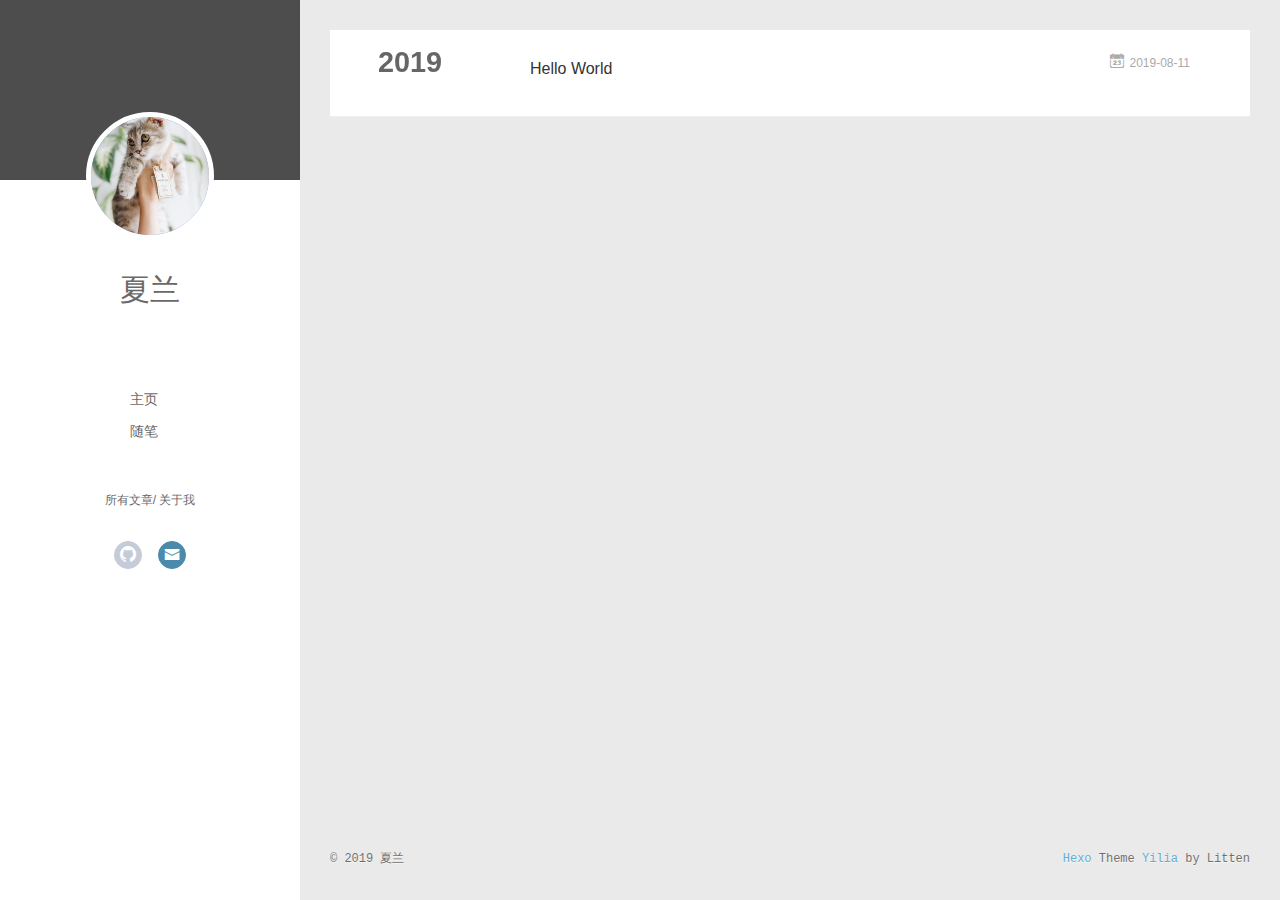
<file: archives/index.html>
<!DOCTYPE html>
<html>
<head><meta name="generator" content="Hexo 3.9.0">
  <meta charset="utf-8">
  
  <meta name="renderer" content="webkit">
  <meta http-equiv="X-UA-Compatible" content="IE=edge">
  <link rel="dns-prefetch" href="https://ixialan.github.io">
  <title>Archives | 夏兰的博客</title>
  <meta name="viewport" content="width=device-width, initial-scale=1, maximum-scale=1">
  <meta name="keywords" content="博客">
<meta property="og:type" content="website">
<meta property="og:title" content="夏兰的博客">
<meta property="og:url" content="https://ixialan.github.io/archives/index.html">
<meta property="og:site_name" content="夏兰的博客">
<meta property="og:locale" content="zh-Hans">
<meta name="twitter:card" content="summary">
<meta name="twitter:title" content="夏兰的博客">
  
    <link rel="alternative" href="/atom.xml" title="夏兰的博客" type="application/atom+xml">
  
  
    <link rel="icon" href="/img/favicon1.ico">
  
  <link rel="stylesheet" type="text/css" href="/./main.0cf68a.css">
  <style type="text/css">
  
    #container.show {
      background: linear-gradient(200deg,#a0cfe4,#e8c37e);
    }
  </style>
  

  

</head>
</html>
<body>
  <div id="container" q-class="show:isCtnShow">
    <canvas id="anm-canvas" class="anm-canvas"></canvas>
    <div class="left-col" q-class="show:isShow">
      
<div class="overlay" style="background: #4d4d4d"></div>
<div class="intrude-less">
	<header id="header" class="inner">
		<a href="/" class="profilepic">
			<img src="/img/avatar1.jpg" class="js-avatar">
		</a>
		<hgroup>
		  <h1 class="header-author"><a href="/">夏兰</a></h1>
		</hgroup>
		

		<nav class="header-menu">
			<ul>
			
				<li><a href="/">主页</a></li>
	        
				<li><a href="/tags/随笔/">随笔</a></li>
	        
			</ul>
		</nav>
		<nav class="header-smart-menu">
    		
    			
    			<a q-on="click: openSlider(e, 'innerArchive')" href="javascript:void(0)">所有文章</a>
    			
            
    			
    			<a q-on="click: openSlider(e, 'aboutme')" href="javascript:void(0)">关于我</a>
    			
            
		</nav>
		<nav class="header-nav">
			<div class="social">
				
					<a class="github" target="_blank" href="https://github.com/ixialan" title="github"><i class="icon-github"></i></a>
		        
					<a class="mail" target="_blank" href="mailto:985616959@qq.com" title="mail"><i class="icon-mail"></i></a>
		        
			</div>
		</nav>
	</header>		
</div>

    </div>
    <div class="mid-col" q-class="show:isShow,hide:isShow|isFalse">
      
<nav id="mobile-nav">
  	<div class="overlay js-overlay" style="background: #4d4d4d"></div>
	<div class="btnctn js-mobile-btnctn">
  		<div class="slider-trigger list" q-on="click: openSlider(e)"><i class="icon icon-sort"></i></div>
	</div>
	<div class="intrude-less">
		<header id="header" class="inner">
			<div class="profilepic">
				<img src="/img/avatar1.jpg" class="js-avatar">
			</div>
			<hgroup>
			  <h1 class="header-author js-header-author">夏兰</h1>
			</hgroup>
			
			
			
				
			
				
			
			
			
			<nav class="header-nav">
				<div class="social">
					
						<a class="github" target="_blank" href="https://github.com/ixialan" title="github"><i class="icon-github"></i></a>
			        
						<a class="mail" target="_blank" href="mailto:985616959@qq.com" title="mail"><i class="icon-mail"></i></a>
			        
				</div>
			</nav>

			<nav class="header-menu js-header-menu">
				<ul style="width: 50%">
				
				
					<li style="width: 50%"><a href="/">主页</a></li>
		        
					<li style="width: 50%"><a href="/tags/随笔/">随笔</a></li>
		        
				</ul>
			</nav>
		</header>				
	</div>
	<div class="mobile-mask" style="display:none" q-show="isShow"></div>
</nav>

      <div id="wrapper" class="body-wrap">
        <div class="menu-l">
          <div class="canvas-wrap">
            <canvas data-colors="#eaeaea" data-sectionHeight="100" data-contentId="js-content" id="myCanvas1" class="anm-canvas"></canvas>
          </div>
          <div id="js-content" class="content-ll">
            
  
  
    
    
      
      
      <section class="archives-wrap">
        <div class="archive-year-wrap">
          <a href="/archives/2019" class="archive-year">2019</a>
        </div>
        <div class="archives">
    
    <article class="archive-article archive-type-post">
  <div class="archive-article-inner">
    <header class="archive-article-header">
      	<div class="article-meta">
	      	<a href="/2019/08/11/hello-world/" class="archive-article-date">
  	<time datetime="2019-08-11T13:20:27.662Z" itemprop="datePublished"><i class="icon-calendar icon"></i>2019-08-11</time>
</a>
        </div>
    	 
  
    <h1 itemprop="name">
      <a class="archive-article-title" href="/2019/08/11/hello-world/">Hello World</a>
    </h1>
  

        <div class="article-info info-on-right">
          
          

        </div>
        <div class="clearfix"></div>
    </header>
  </div>
</article>
  
  
    </div></section>
  

    


          </div>
        </div>
      </div>
      <footer id="footer">
  <div class="outer">
    <div id="footer-info">
    	<div class="footer-left">
    		&copy; 2019 夏兰
    	</div>
      	<div class="footer-right">
      		<a href="http://hexo.io/" target="_blank">Hexo</a>  Theme <a href="https://github.com/litten/hexo-theme-yilia" target="_blank">Yilia</a> by Litten
      	</div>
    </div>
  </div>
</footer>
    </div>
    <script>
	var yiliaConfig = {
		mathjax: false,
		isHome: false,
		isPost: false,
		isArchive: true,
		isTag: false,
		isCategory: false,
		open_in_new: false,
		toc_hide_index: true,
		root: "/",
		innerArchive: true,
		showTags: false
	}
</script>

<script>!function(t){function n(e){if(r[e])return r[e].exports;var i=r[e]={exports:{},id:e,loaded:!1};return t[e].call(i.exports,i,i.exports,n),i.loaded=!0,i.exports}var r={};n.m=t,n.c=r,n.p="./",n(0)}([function(t,n,r){r(195),t.exports=r(191)},function(t,n,r){var e=r(3),i=r(52),o=r(27),u=r(28),c=r(53),f="prototype",a=function(t,n,r){var s,l,h,v,p=t&a.F,d=t&a.G,y=t&a.S,g=t&a.P,b=t&a.B,m=d?e:y?e[n]||(e[n]={}):(e[n]||{})[f],x=d?i:i[n]||(i[n]={}),w=x[f]||(x[f]={});d&&(r=n);for(s in r)l=!p&&m&&void 0!==m[s],h=(l?m:r)[s],v=b&&l?c(h,e):g&&"function"==typeof h?c(Function.call,h):h,m&&u(m,s,h,t&a.U),x[s]!=h&&o(x,s,v),g&&w[s]!=h&&(w[s]=h)};e.core=i,a.F=1,a.G=2,a.S=4,a.P=8,a.B=16,a.W=32,a.U=64,a.R=128,t.exports=a},function(t,n,r){var e=r(6);t.exports=function(t){if(!e(t))throw TypeError(t+" is not an object!");return t}},function(t,n){var r=t.exports="undefined"!=typeof window&&window.Math==Math?window:"undefined"!=typeof self&&self.Math==Math?self:Function("return this")();"number"==typeof __g&&(__g=r)},function(t,n){t.exports=function(t){try{return!!t()}catch(t){return!0}}},function(t,n){var r=t.exports="undefined"!=typeof window&&window.Math==Math?window:"undefined"!=typeof self&&self.Math==Math?self:Function("return this")();"number"==typeof __g&&(__g=r)},function(t,n){t.exports=function(t){return"object"==typeof t?null!==t:"function"==typeof t}},function(t,n,r){var e=r(126)("wks"),i=r(76),o=r(3).Symbol,u="function"==typeof o;(t.exports=function(t){return e[t]||(e[t]=u&&o[t]||(u?o:i)("Symbol."+t))}).store=e},function(t,n){var r={}.hasOwnProperty;t.exports=function(t,n){return r.call(t,n)}},function(t,n,r){var e=r(94),i=r(33);t.exports=function(t){return e(i(t))}},function(t,n,r){t.exports=!r(4)(function(){return 7!=Object.defineProperty({},"a",{get:function(){return 7}}).a})},function(t,n,r){var e=r(2),i=r(167),o=r(50),u=Object.defineProperty;n.f=r(10)?Object.defineProperty:function(t,n,r){if(e(t),n=o(n,!0),e(r),i)try{return u(t,n,r)}catch(t){}if("get"in r||"set"in r)throw TypeError("Accessors not supported!");return"value"in r&&(t[n]=r.value),t}},function(t,n,r){t.exports=!r(18)(function(){return 7!=Object.defineProperty({},"a",{get:function(){return 7}}).a})},function(t,n,r){var e=r(14),i=r(22);t.exports=r(12)?function(t,n,r){return e.f(t,n,i(1,r))}:function(t,n,r){return t[n]=r,t}},function(t,n,r){var e=r(20),i=r(58),o=r(42),u=Object.defineProperty;n.f=r(12)?Object.defineProperty:function(t,n,r){if(e(t),n=o(n,!0),e(r),i)try{return u(t,n,r)}catch(t){}if("get"in r||"set"in r)throw TypeError("Accessors not supported!");return"value"in r&&(t[n]=r.value),t}},function(t,n,r){var e=r(40)("wks"),i=r(23),o=r(5).Symbol,u="function"==typeof o;(t.exports=function(t){return e[t]||(e[t]=u&&o[t]||(u?o:i)("Symbol."+t))}).store=e},function(t,n,r){var e=r(67),i=Math.min;t.exports=function(t){return t>0?i(e(t),9007199254740991):0}},function(t,n,r){var e=r(46);t.exports=function(t){return Object(e(t))}},function(t,n){t.exports=function(t){try{return!!t()}catch(t){return!0}}},function(t,n,r){var e=r(63),i=r(34);t.exports=Object.keys||function(t){return e(t,i)}},function(t,n,r){var e=r(21);t.exports=function(t){if(!e(t))throw TypeError(t+" is not an object!");return t}},function(t,n){t.exports=function(t){return"object"==typeof t?null!==t:"function"==typeof t}},function(t,n){t.exports=function(t,n){return{enumerable:!(1&t),configurable:!(2&t),writable:!(4&t),value:n}}},function(t,n){var r=0,e=Math.random();t.exports=function(t){return"Symbol(".concat(void 0===t?"":t,")_",(++r+e).toString(36))}},function(t,n){var r={}.hasOwnProperty;t.exports=function(t,n){return r.call(t,n)}},function(t,n){var r=t.exports={version:"2.4.0"};"number"==typeof __e&&(__e=r)},function(t,n){t.exports=function(t){if("function"!=typeof t)throw TypeError(t+" is not a function!");return t}},function(t,n,r){var e=r(11),i=r(66);t.exports=r(10)?function(t,n,r){return e.f(t,n,i(1,r))}:function(t,n,r){return t[n]=r,t}},function(t,n,r){var e=r(3),i=r(27),o=r(24),u=r(76)("src"),c="toString",f=Function[c],a=(""+f).split(c);r(52).inspectSource=function(t){return f.call(t)},(t.exports=function(t,n,r,c){var f="function"==typeof r;f&&(o(r,"name")||i(r,"name",n)),t[n]!==r&&(f&&(o(r,u)||i(r,u,t[n]?""+t[n]:a.join(String(n)))),t===e?t[n]=r:c?t[n]?t[n]=r:i(t,n,r):(delete t[n],i(t,n,r)))})(Function.prototype,c,function(){return"function"==typeof this&&this[u]||f.call(this)})},function(t,n,r){var e=r(1),i=r(4),o=r(46),u=function(t,n,r,e){var i=String(o(t)),u="<"+n;return""!==r&&(u+=" "+r+'="'+String(e).replace(/"/g,"&quot;")+'"'),u+">"+i+"</"+n+">"};t.exports=function(t,n){var r={};r[t]=n(u),e(e.P+e.F*i(function(){var n=""[t]('"');return n!==n.toLowerCase()||n.split('"').length>3}),"String",r)}},function(t,n,r){var e=r(115),i=r(46);t.exports=function(t){return e(i(t))}},function(t,n,r){var e=r(116),i=r(66),o=r(30),u=r(50),c=r(24),f=r(167),a=Object.getOwnPropertyDescriptor;n.f=r(10)?a:function(t,n){if(t=o(t),n=u(n,!0),f)try{return a(t,n)}catch(t){}if(c(t,n))return i(!e.f.call(t,n),t[n])}},function(t,n,r){var e=r(24),i=r(17),o=r(145)("IE_PROTO"),u=Object.prototype;t.exports=Object.getPrototypeOf||function(t){return t=i(t),e(t,o)?t[o]:"function"==typeof t.constructor&&t instanceof t.constructor?t.constructor.prototype:t instanceof Object?u:null}},function(t,n){t.exports=function(t){if(void 0==t)throw TypeError("Can't call method on  "+t);return t}},function(t,n){t.exports="constructor,hasOwnProperty,isPrototypeOf,propertyIsEnumerable,toLocaleString,toString,valueOf".split(",")},function(t,n){t.exports={}},function(t,n){t.exports=!0},function(t,n){n.f={}.propertyIsEnumerable},function(t,n,r){var e=r(14).f,i=r(8),o=r(15)("toStringTag");t.exports=function(t,n,r){t&&!i(t=r?t:t.prototype,o)&&e(t,o,{configurable:!0,value:n})}},function(t,n,r){var e=r(40)("keys"),i=r(23);t.exports=function(t){return e[t]||(e[t]=i(t))}},function(t,n,r){var e=r(5),i="__core-js_shared__",o=e[i]||(e[i]={});t.exports=function(t){return o[t]||(o[t]={})}},function(t,n){var r=Math.ceil,e=Math.floor;t.exports=function(t){return isNaN(t=+t)?0:(t>0?e:r)(t)}},function(t,n,r){var e=r(21);t.exports=function(t,n){if(!e(t))return t;var r,i;if(n&&"function"==typeof(r=t.toString)&&!e(i=r.call(t)))return i;if("function"==typeof(r=t.valueOf)&&!e(i=r.call(t)))return i;if(!n&&"function"==typeof(r=t.toString)&&!e(i=r.call(t)))return i;throw TypeError("Can't convert object to primitive value")}},function(t,n,r){var e=r(5),i=r(25),o=r(36),u=r(44),c=r(14).f;t.exports=function(t){var n=i.Symbol||(i.Symbol=o?{}:e.Symbol||{});"_"==t.charAt(0)||t in n||c(n,t,{value:u.f(t)})}},function(t,n,r){n.f=r(15)},function(t,n){var r={}.toString;t.exports=function(t){return r.call(t).slice(8,-1)}},function(t,n){t.exports=function(t){if(void 0==t)throw TypeError("Can't call method on  "+t);return t}},function(t,n,r){var e=r(4);t.exports=function(t,n){return!!t&&e(function(){n?t.call(null,function(){},1):t.call(null)})}},function(t,n,r){var e=r(53),i=r(115),o=r(17),u=r(16),c=r(203);t.exports=function(t,n){var r=1==t,f=2==t,a=3==t,s=4==t,l=6==t,h=5==t||l,v=n||c;return function(n,c,p){for(var d,y,g=o(n),b=i(g),m=e(c,p,3),x=u(b.length),w=0,S=r?v(n,x):f?v(n,0):void 0;x>w;w++)if((h||w in b)&&(d=b[w],y=m(d,w,g),t))if(r)S[w]=y;else if(y)switch(t){case 3:return!0;case 5:return d;case 6:return w;case 2:S.push(d)}else if(s)return!1;return l?-1:a||s?s:S}}},function(t,n,r){var e=r(1),i=r(52),o=r(4);t.exports=function(t,n){var r=(i.Object||{})[t]||Object[t],u={};u[t]=n(r),e(e.S+e.F*o(function(){r(1)}),"Object",u)}},function(t,n,r){var e=r(6);t.exports=function(t,n){if(!e(t))return t;var r,i;if(n&&"function"==typeof(r=t.toString)&&!e(i=r.call(t)))return i;if("function"==typeof(r=t.valueOf)&&!e(i=r.call(t)))return i;if(!n&&"function"==typeof(r=t.toString)&&!e(i=r.call(t)))return i;throw TypeError("Can't convert object to primitive value")}},function(t,n,r){var e=r(5),i=r(25),o=r(91),u=r(13),c="prototype",f=function(t,n,r){var a,s,l,h=t&f.F,v=t&f.G,p=t&f.S,d=t&f.P,y=t&f.B,g=t&f.W,b=v?i:i[n]||(i[n]={}),m=b[c],x=v?e:p?e[n]:(e[n]||{})[c];v&&(r=n);for(a in r)(s=!h&&x&&void 0!==x[a])&&a in b||(l=s?x[a]:r[a],b[a]=v&&"function"!=typeof x[a]?r[a]:y&&s?o(l,e):g&&x[a]==l?function(t){var n=function(n,r,e){if(this instanceof t){switch(arguments.length){case 0:return new t;case 1:return new t(n);case 2:return new t(n,r)}return new t(n,r,e)}return t.apply(this,arguments)};return n[c]=t[c],n}(l):d&&"function"==typeof l?o(Function.call,l):l,d&&((b.virtual||(b.virtual={}))[a]=l,t&f.R&&m&&!m[a]&&u(m,a,l)))};f.F=1,f.G=2,f.S=4,f.P=8,f.B=16,f.W=32,f.U=64,f.R=128,t.exports=f},function(t,n){var r=t.exports={version:"2.4.0"};"number"==typeof __e&&(__e=r)},function(t,n,r){var e=r(26);t.exports=function(t,n,r){if(e(t),void 0===n)return t;switch(r){case 1:return function(r){return t.call(n,r)};case 2:return function(r,e){return t.call(n,r,e)};case 3:return function(r,e,i){return t.call(n,r,e,i)}}return function(){return t.apply(n,arguments)}}},function(t,n,r){var e=r(183),i=r(1),o=r(126)("metadata"),u=o.store||(o.store=new(r(186))),c=function(t,n,r){var i=u.get(t);if(!i){if(!r)return;u.set(t,i=new e)}var o=i.get(n);if(!o){if(!r)return;i.set(n,o=new e)}return o},f=function(t,n,r){var e=c(n,r,!1);return void 0!==e&&e.has(t)},a=function(t,n,r){var e=c(n,r,!1);return void 0===e?void 0:e.get(t)},s=function(t,n,r,e){c(r,e,!0).set(t,n)},l=function(t,n){var r=c(t,n,!1),e=[];return r&&r.forEach(function(t,n){e.push(n)}),e},h=function(t){return void 0===t||"symbol"==typeof t?t:String(t)},v=function(t){i(i.S,"Reflect",t)};t.exports={store:u,map:c,has:f,get:a,set:s,keys:l,key:h,exp:v}},function(t,n,r){"use strict";if(r(10)){var e=r(69),i=r(3),o=r(4),u=r(1),c=r(127),f=r(152),a=r(53),s=r(68),l=r(66),h=r(27),v=r(73),p=r(67),d=r(16),y=r(75),g=r(50),b=r(24),m=r(180),x=r(114),w=r(6),S=r(17),_=r(137),O=r(70),E=r(32),P=r(71).f,j=r(154),F=r(76),M=r(7),A=r(48),N=r(117),T=r(146),I=r(155),k=r(80),L=r(123),R=r(74),C=r(130),D=r(160),U=r(11),W=r(31),G=U.f,B=W.f,V=i.RangeError,z=i.TypeError,q=i.Uint8Array,K="ArrayBuffer",J="Shared"+K,Y="BYTES_PER_ELEMENT",H="prototype",$=Array[H],X=f.ArrayBuffer,Q=f.DataView,Z=A(0),tt=A(2),nt=A(3),rt=A(4),et=A(5),it=A(6),ot=N(!0),ut=N(!1),ct=I.values,ft=I.keys,at=I.entries,st=$.lastIndexOf,lt=$.reduce,ht=$.reduceRight,vt=$.join,pt=$.sort,dt=$.slice,yt=$.toString,gt=$.toLocaleString,bt=M("iterator"),mt=M("toStringTag"),xt=F("typed_constructor"),wt=F("def_constructor"),St=c.CONSTR,_t=c.TYPED,Ot=c.VIEW,Et="Wrong length!",Pt=A(1,function(t,n){return Tt(T(t,t[wt]),n)}),jt=o(function(){return 1===new q(new Uint16Array([1]).buffer)[0]}),Ft=!!q&&!!q[H].set&&o(function(){new q(1).set({})}),Mt=function(t,n){if(void 0===t)throw z(Et);var r=+t,e=d(t);if(n&&!m(r,e))throw V(Et);return e},At=function(t,n){var r=p(t);if(r<0||r%n)throw V("Wrong offset!");return r},Nt=function(t){if(w(t)&&_t in t)return t;throw z(t+" is not a typed array!")},Tt=function(t,n){if(!(w(t)&&xt in t))throw z("It is not a typed array constructor!");return new t(n)},It=function(t,n){return kt(T(t,t[wt]),n)},kt=function(t,n){for(var r=0,e=n.length,i=Tt(t,e);e>r;)i[r]=n[r++];return i},Lt=function(t,n,r){G(t,n,{get:function(){return this._d[r]}})},Rt=function(t){var n,r,e,i,o,u,c=S(t),f=arguments.length,s=f>1?arguments[1]:void 0,l=void 0!==s,h=j(c);if(void 0!=h&&!_(h)){for(u=h.call(c),e=[],n=0;!(o=u.next()).done;n++)e.push(o.value);c=e}for(l&&f>2&&(s=a(s,arguments[2],2)),n=0,r=d(c.length),i=Tt(this,r);r>n;n++)i[n]=l?s(c[n],n):c[n];return i},Ct=function(){for(var t=0,n=arguments.length,r=Tt(this,n);n>t;)r[t]=arguments[t++];return r},Dt=!!q&&o(function(){gt.call(new q(1))}),Ut=function(){return gt.apply(Dt?dt.call(Nt(this)):Nt(this),arguments)},Wt={copyWithin:function(t,n){return D.call(Nt(this),t,n,arguments.length>2?arguments[2]:void 0)},every:function(t){return rt(Nt(this),t,arguments.length>1?arguments[1]:void 0)},fill:function(t){return C.apply(Nt(this),arguments)},filter:function(t){return It(this,tt(Nt(this),t,arguments.length>1?arguments[1]:void 0))},find:function(t){return et(Nt(this),t,arguments.length>1?arguments[1]:void 0)},findIndex:function(t){return it(Nt(this),t,arguments.length>1?arguments[1]:void 0)},forEach:function(t){Z(Nt(this),t,arguments.length>1?arguments[1]:void 0)},indexOf:function(t){return ut(Nt(this),t,arguments.length>1?arguments[1]:void 0)},includes:function(t){return ot(Nt(this),t,arguments.length>1?arguments[1]:void 0)},join:function(t){return vt.apply(Nt(this),arguments)},lastIndexOf:function(t){return st.apply(Nt(this),arguments)},map:function(t){return Pt(Nt(this),t,arguments.length>1?arguments[1]:void 0)},reduce:function(t){return lt.apply(Nt(this),arguments)},reduceRight:function(t){return ht.apply(Nt(this),arguments)},reverse:function(){for(var t,n=this,r=Nt(n).length,e=Math.floor(r/2),i=0;i<e;)t=n[i],n[i++]=n[--r],n[r]=t;return n},some:function(t){return nt(Nt(this),t,arguments.length>1?arguments[1]:void 0)},sort:function(t){return pt.call(Nt(this),t)},subarray:function(t,n){var r=Nt(this),e=r.length,i=y(t,e);return new(T(r,r[wt]))(r.buffer,r.byteOffset+i*r.BYTES_PER_ELEMENT,d((void 0===n?e:y(n,e))-i))}},Gt=function(t,n){return It(this,dt.call(Nt(this),t,n))},Bt=function(t){Nt(this);var n=At(arguments[1],1),r=this.length,e=S(t),i=d(e.length),o=0;if(i+n>r)throw V(Et);for(;o<i;)this[n+o]=e[o++]},Vt={entries:function(){return at.call(Nt(this))},keys:function(){return ft.call(Nt(this))},values:function(){return ct.call(Nt(this))}},zt=function(t,n){return w(t)&&t[_t]&&"symbol"!=typeof n&&n in t&&String(+n)==String(n)},qt=function(t,n){return zt(t,n=g(n,!0))?l(2,t[n]):B(t,n)},Kt=function(t,n,r){return!(zt(t,n=g(n,!0))&&w(r)&&b(r,"value"))||b(r,"get")||b(r,"set")||r.configurable||b(r,"writable")&&!r.writable||b(r,"enumerable")&&!r.enumerable?G(t,n,r):(t[n]=r.value,t)};St||(W.f=qt,U.f=Kt),u(u.S+u.F*!St,"Object",{getOwnPropertyDescriptor:qt,defineProperty:Kt}),o(function(){yt.call({})})&&(yt=gt=function(){return vt.call(this)});var Jt=v({},Wt);v(Jt,Vt),h(Jt,bt,Vt.values),v(Jt,{slice:Gt,set:Bt,constructor:function(){},toString:yt,toLocaleString:Ut}),Lt(Jt,"buffer","b"),Lt(Jt,"byteOffset","o"),Lt(Jt,"byteLength","l"),Lt(Jt,"length","e"),G(Jt,mt,{get:function(){return this[_t]}}),t.exports=function(t,n,r,f){f=!!f;var a=t+(f?"Clamped":"")+"Array",l="Uint8Array"!=a,v="get"+t,p="set"+t,y=i[a],g=y||{},b=y&&E(y),m=!y||!c.ABV,S={},_=y&&y[H],j=function(t,r){var e=t._d;return e.v[v](r*n+e.o,jt)},F=function(t,r,e){var i=t._d;f&&(e=(e=Math.round(e))<0?0:e>255?255:255&e),i.v[p](r*n+i.o,e,jt)},M=function(t,n){G(t,n,{get:function(){return j(this,n)},set:function(t){return F(this,n,t)},enumerable:!0})};m?(y=r(function(t,r,e,i){s(t,y,a,"_d");var o,u,c,f,l=0,v=0;if(w(r)){if(!(r instanceof X||(f=x(r))==K||f==J))return _t in r?kt(y,r):Rt.call(y,r);o=r,v=At(e,n);var p=r.byteLength;if(void 0===i){if(p%n)throw V(Et);if((u=p-v)<0)throw V(Et)}else if((u=d(i)*n)+v>p)throw V(Et);c=u/n}else c=Mt(r,!0),u=c*n,o=new X(u);for(h(t,"_d",{b:o,o:v,l:u,e:c,v:new Q(o)});l<c;)M(t,l++)}),_=y[H]=O(Jt),h(_,"constructor",y)):L(function(t){new y(null),new y(t)},!0)||(y=r(function(t,r,e,i){s(t,y,a);var o;return w(r)?r instanceof X||(o=x(r))==K||o==J?void 0!==i?new g(r,At(e,n),i):void 0!==e?new g(r,At(e,n)):new g(r):_t in r?kt(y,r):Rt.call(y,r):new g(Mt(r,l))}),Z(b!==Function.prototype?P(g).concat(P(b)):P(g),function(t){t in y||h(y,t,g[t])}),y[H]=_,e||(_.constructor=y));var A=_[bt],N=!!A&&("values"==A.name||void 0==A.name),T=Vt.values;h(y,xt,!0),h(_,_t,a),h(_,Ot,!0),h(_,wt,y),(f?new y(1)[mt]==a:mt in _)||G(_,mt,{get:function(){return a}}),S[a]=y,u(u.G+u.W+u.F*(y!=g),S),u(u.S,a,{BYTES_PER_ELEMENT:n,from:Rt,of:Ct}),Y in _||h(_,Y,n),u(u.P,a,Wt),R(a),u(u.P+u.F*Ft,a,{set:Bt}),u(u.P+u.F*!N,a,Vt),u(u.P+u.F*(_.toString!=yt),a,{toString:yt}),u(u.P+u.F*o(function(){new y(1).slice()}),a,{slice:Gt}),u(u.P+u.F*(o(function(){return[1,2].toLocaleString()!=new y([1,2]).toLocaleString()})||!o(function(){_.toLocaleString.call([1,2])})),a,{toLocaleString:Ut}),k[a]=N?A:T,e||N||h(_,bt,T)}}else t.exports=function(){}},function(t,n){var r={}.toString;t.exports=function(t){return r.call(t).slice(8,-1)}},function(t,n,r){var e=r(21),i=r(5).document,o=e(i)&&e(i.createElement);t.exports=function(t){return o?i.createElement(t):{}}},function(t,n,r){t.exports=!r(12)&&!r(18)(function(){return 7!=Object.defineProperty(r(57)("div"),"a",{get:function(){return 7}}).a})},function(t,n,r){"use strict";var e=r(36),i=r(51),o=r(64),u=r(13),c=r(8),f=r(35),a=r(96),s=r(38),l=r(103),h=r(15)("iterator"),v=!([].keys&&"next"in[].keys()),p="keys",d="values",y=function(){return this};t.exports=function(t,n,r,g,b,m,x){a(r,n,g);var w,S,_,O=function(t){if(!v&&t in F)return F[t];switch(t){case p:case d:return function(){return new r(this,t)}}return function(){return new r(this,t)}},E=n+" Iterator",P=b==d,j=!1,F=t.prototype,M=F[h]||F["@@iterator"]||b&&F[b],A=M||O(b),N=b?P?O("entries"):A:void 0,T="Array"==n?F.entries||M:M;if(T&&(_=l(T.call(new t)))!==Object.prototype&&(s(_,E,!0),e||c(_,h)||u(_,h,y)),P&&M&&M.name!==d&&(j=!0,A=function(){return M.call(this)}),e&&!x||!v&&!j&&F[h]||u(F,h,A),f[n]=A,f[E]=y,b)if(w={values:P?A:O(d),keys:m?A:O(p),entries:N},x)for(S in w)S in F||o(F,S,w[S]);else i(i.P+i.F*(v||j),n,w);return w}},function(t,n,r){var e=r(20),i=r(100),o=r(34),u=r(39)("IE_PROTO"),c=function(){},f="prototype",a=function(){var t,n=r(57)("iframe"),e=o.length;for(n.style.display="none",r(93).appendChild(n),n.src="javascript:",t=n.contentWindow.document,t.open(),t.write("<script>document.F=Object<\/script>"),t.close(),a=t.F;e--;)delete a[f][o[e]];return a()};t.exports=Object.create||function(t,n){var r;return null!==t?(c[f]=e(t),r=new c,c[f]=null,r[u]=t):r=a(),void 0===n?r:i(r,n)}},function(t,n,r){var e=r(63),i=r(34).concat("length","prototype");n.f=Object.getOwnPropertyNames||function(t){return e(t,i)}},function(t,n){n.f=Object.getOwnPropertySymbols},function(t,n,r){var e=r(8),i=r(9),o=r(90)(!1),u=r(39)("IE_PROTO");t.exports=function(t,n){var r,c=i(t),f=0,a=[];for(r in c)r!=u&&e(c,r)&&a.push(r);for(;n.length>f;)e(c,r=n[f++])&&(~o(a,r)||a.push(r));return a}},function(t,n,r){t.exports=r(13)},function(t,n,r){var e=r(76)("meta"),i=r(6),o=r(24),u=r(11).f,c=0,f=Object.isExtensible||function(){return!0},a=!r(4)(function(){return f(Object.preventExtensions({}))}),s=function(t){u(t,e,{value:{i:"O"+ ++c,w:{}}})},l=function(t,n){if(!i(t))return"symbol"==typeof t?t:("string"==typeof t?"S":"P")+t;if(!o(t,e)){if(!f(t))return"F";if(!n)return"E";s(t)}return t[e].i},h=function(t,n){if(!o(t,e)){if(!f(t))return!0;if(!n)return!1;s(t)}return t[e].w},v=function(t){return a&&p.NEED&&f(t)&&!o(t,e)&&s(t),t},p=t.exports={KEY:e,NEED:!1,fastKey:l,getWeak:h,onFreeze:v}},function(t,n){t.exports=function(t,n){return{enumerable:!(1&t),configurable:!(2&t),writable:!(4&t),value:n}}},function(t,n){var r=Math.ceil,e=Math.floor;t.exports=function(t){return isNaN(t=+t)?0:(t>0?e:r)(t)}},function(t,n){t.exports=function(t,n,r,e){if(!(t instanceof n)||void 0!==e&&e in t)throw TypeError(r+": incorrect invocation!");return t}},function(t,n){t.exports=!1},function(t,n,r){var e=r(2),i=r(173),o=r(133),u=r(145)("IE_PROTO"),c=function(){},f="prototype",a=function(){var t,n=r(132)("iframe"),e=o.length;for(n.style.display="none",r(135).appendChild(n),n.src="javascript:",t=n.contentWindow.document,t.open(),t.write("<script>document.F=Object<\/script>"),t.close(),a=t.F;e--;)delete a[f][o[e]];return a()};t.exports=Object.create||function(t,n){var r;return null!==t?(c[f]=e(t),r=new c,c[f]=null,r[u]=t):r=a(),void 0===n?r:i(r,n)}},function(t,n,r){var e=r(175),i=r(133).concat("length","prototype");n.f=Object.getOwnPropertyNames||function(t){return e(t,i)}},function(t,n,r){var e=r(175),i=r(133);t.exports=Object.keys||function(t){return e(t,i)}},function(t,n,r){var e=r(28);t.exports=function(t,n,r){for(var i in n)e(t,i,n[i],r);return t}},function(t,n,r){"use strict";var e=r(3),i=r(11),o=r(10),u=r(7)("species");t.exports=function(t){var n=e[t];o&&n&&!n[u]&&i.f(n,u,{configurable:!0,get:function(){return this}})}},function(t,n,r){var e=r(67),i=Math.max,o=Math.min;t.exports=function(t,n){return t=e(t),t<0?i(t+n,0):o(t,n)}},function(t,n){var r=0,e=Math.random();t.exports=function(t){return"Symbol(".concat(void 0===t?"":t,")_",(++r+e).toString(36))}},function(t,n,r){var e=r(33);t.exports=function(t){return Object(e(t))}},function(t,n,r){var e=r(7)("unscopables"),i=Array.prototype;void 0==i[e]&&r(27)(i,e,{}),t.exports=function(t){i[e][t]=!0}},function(t,n,r){var e=r(53),i=r(169),o=r(137),u=r(2),c=r(16),f=r(154),a={},s={},n=t.exports=function(t,n,r,l,h){var v,p,d,y,g=h?function(){return t}:f(t),b=e(r,l,n?2:1),m=0;if("function"!=typeof g)throw TypeError(t+" is not iterable!");if(o(g)){for(v=c(t.length);v>m;m++)if((y=n?b(u(p=t[m])[0],p[1]):b(t[m]))===a||y===s)return y}else for(d=g.call(t);!(p=d.next()).done;)if((y=i(d,b,p.value,n))===a||y===s)return y};n.BREAK=a,n.RETURN=s},function(t,n){t.exports={}},function(t,n,r){var e=r(11).f,i=r(24),o=r(7)("toStringTag");t.exports=function(t,n,r){t&&!i(t=r?t:t.prototype,o)&&e(t,o,{configurable:!0,value:n})}},function(t,n,r){var e=r(1),i=r(46),o=r(4),u=r(150),c="["+u+"]",f="​",a=RegExp("^"+c+c+"*"),s=RegExp(c+c+"*$"),l=function(t,n,r){var i={},c=o(function(){return!!u[t]()||f[t]()!=f}),a=i[t]=c?n(h):u[t];r&&(i[r]=a),e(e.P+e.F*c,"String",i)},h=l.trim=function(t,n){return t=String(i(t)),1&n&&(t=t.replace(a,"")),2&n&&(t=t.replace(s,"")),t};t.exports=l},function(t,n,r){t.exports={default:r(86),__esModule:!0}},function(t,n,r){t.exports={default:r(87),__esModule:!0}},function(t,n,r){"use strict";function e(t){return t&&t.__esModule?t:{default:t}}n.__esModule=!0;var i=r(84),o=e(i),u=r(83),c=e(u),f="function"==typeof c.default&&"symbol"==typeof o.default?function(t){return typeof t}:function(t){return t&&"function"==typeof c.default&&t.constructor===c.default&&t!==c.default.prototype?"symbol":typeof t};n.default="function"==typeof c.default&&"symbol"===f(o.default)?function(t){return void 0===t?"undefined":f(t)}:function(t){return t&&"function"==typeof c.default&&t.constructor===c.default&&t!==c.default.prototype?"symbol":void 0===t?"undefined":f(t)}},function(t,n,r){r(110),r(108),r(111),r(112),t.exports=r(25).Symbol},function(t,n,r){r(109),r(113),t.exports=r(44).f("iterator")},function(t,n){t.exports=function(t){if("function"!=typeof t)throw TypeError(t+" is not a function!");return t}},function(t,n){t.exports=function(){}},function(t,n,r){var e=r(9),i=r(106),o=r(105);t.exports=function(t){return function(n,r,u){var c,f=e(n),a=i(f.length),s=o(u,a);if(t&&r!=r){for(;a>s;)if((c=f[s++])!=c)return!0}else for(;a>s;s++)if((t||s in f)&&f[s]===r)return t||s||0;return!t&&-1}}},function(t,n,r){var e=r(88);t.exports=function(t,n,r){if(e(t),void 0===n)return t;switch(r){case 1:return function(r){return t.call(n,r)};case 2:return function(r,e){return t.call(n,r,e)};case 3:return function(r,e,i){return t.call(n,r,e,i)}}return function(){return t.apply(n,arguments)}}},function(t,n,r){var e=r(19),i=r(62),o=r(37);t.exports=function(t){var n=e(t),r=i.f;if(r)for(var u,c=r(t),f=o.f,a=0;c.length>a;)f.call(t,u=c[a++])&&n.push(u);return n}},function(t,n,r){t.exports=r(5).document&&document.documentElement},function(t,n,r){var e=r(56);t.exports=Object("z").propertyIsEnumerable(0)?Object:function(t){return"String"==e(t)?t.split(""):Object(t)}},function(t,n,r){var e=r(56);t.exports=Array.isArray||function(t){return"Array"==e(t)}},function(t,n,r){"use strict";var e=r(60),i=r(22),o=r(38),u={};r(13)(u,r(15)("iterator"),function(){return this}),t.exports=function(t,n,r){t.prototype=e(u,{next:i(1,r)}),o(t,n+" Iterator")}},function(t,n){t.exports=function(t,n){return{value:n,done:!!t}}},function(t,n,r){var e=r(19),i=r(9);t.exports=function(t,n){for(var r,o=i(t),u=e(o),c=u.length,f=0;c>f;)if(o[r=u[f++]]===n)return r}},function(t,n,r){var e=r(23)("meta"),i=r(21),o=r(8),u=r(14).f,c=0,f=Object.isExtensible||function(){return!0},a=!r(18)(function(){return f(Object.preventExtensions({}))}),s=function(t){u(t,e,{value:{i:"O"+ ++c,w:{}}})},l=function(t,n){if(!i(t))return"symbol"==typeof t?t:("string"==typeof t?"S":"P")+t;if(!o(t,e)){if(!f(t))return"F";if(!n)return"E";s(t)}return t[e].i},h=function(t,n){if(!o(t,e)){if(!f(t))return!0;if(!n)return!1;s(t)}return t[e].w},v=function(t){return a&&p.NEED&&f(t)&&!o(t,e)&&s(t),t},p=t.exports={KEY:e,NEED:!1,fastKey:l,getWeak:h,onFreeze:v}},function(t,n,r){var e=r(14),i=r(20),o=r(19);t.exports=r(12)?Object.defineProperties:function(t,n){i(t);for(var r,u=o(n),c=u.length,f=0;c>f;)e.f(t,r=u[f++],n[r]);return t}},function(t,n,r){var e=r(37),i=r(22),o=r(9),u=r(42),c=r(8),f=r(58),a=Object.getOwnPropertyDescriptor;n.f=r(12)?a:function(t,n){if(t=o(t),n=u(n,!0),f)try{return a(t,n)}catch(t){}if(c(t,n))return i(!e.f.call(t,n),t[n])}},function(t,n,r){var e=r(9),i=r(61).f,o={}.toString,u="object"==typeof window&&window&&Object.getOwnPropertyNames?Object.getOwnPropertyNames(window):[],c=function(t){try{return i(t)}catch(t){return u.slice()}};t.exports.f=function(t){return u&&"[object Window]"==o.call(t)?c(t):i(e(t))}},function(t,n,r){var e=r(8),i=r(77),o=r(39)("IE_PROTO"),u=Object.prototype;t.exports=Object.getPrototypeOf||function(t){return t=i(t),e(t,o)?t[o]:"function"==typeof t.constructor&&t instanceof t.constructor?t.constructor.prototype:t instanceof Object?u:null}},function(t,n,r){var e=r(41),i=r(33);t.exports=function(t){return function(n,r){var o,u,c=String(i(n)),f=e(r),a=c.length;return f<0||f>=a?t?"":void 0:(o=c.charCodeAt(f),o<55296||o>56319||f+1===a||(u=c.charCodeAt(f+1))<56320||u>57343?t?c.charAt(f):o:t?c.slice(f,f+2):u-56320+(o-55296<<10)+65536)}}},function(t,n,r){var e=r(41),i=Math.max,o=Math.min;t.exports=function(t,n){return t=e(t),t<0?i(t+n,0):o(t,n)}},function(t,n,r){var e=r(41),i=Math.min;t.exports=function(t){return t>0?i(e(t),9007199254740991):0}},function(t,n,r){"use strict";var e=r(89),i=r(97),o=r(35),u=r(9);t.exports=r(59)(Array,"Array",function(t,n){this._t=u(t),this._i=0,this._k=n},function(){var t=this._t,n=this._k,r=this._i++;return!t||r>=t.length?(this._t=void 0,i(1)):"keys"==n?i(0,r):"values"==n?i(0,t[r]):i(0,[r,t[r]])},"values"),o.Arguments=o.Array,e("keys"),e("values"),e("entries")},function(t,n){},function(t,n,r){"use strict";var e=r(104)(!0);r(59)(String,"String",function(t){this._t=String(t),this._i=0},function(){var t,n=this._t,r=this._i;return r>=n.length?{value:void 0,done:!0}:(t=e(n,r),this._i+=t.length,{value:t,done:!1})})},function(t,n,r){"use strict";var e=r(5),i=r(8),o=r(12),u=r(51),c=r(64),f=r(99).KEY,a=r(18),s=r(40),l=r(38),h=r(23),v=r(15),p=r(44),d=r(43),y=r(98),g=r(92),b=r(95),m=r(20),x=r(9),w=r(42),S=r(22),_=r(60),O=r(102),E=r(101),P=r(14),j=r(19),F=E.f,M=P.f,A=O.f,N=e.Symbol,T=e.JSON,I=T&&T.stringify,k="prototype",L=v("_hidden"),R=v("toPrimitive"),C={}.propertyIsEnumerable,D=s("symbol-registry"),U=s("symbols"),W=s("op-symbols"),G=Object[k],B="function"==typeof N,V=e.QObject,z=!V||!V[k]||!V[k].findChild,q=o&&a(function(){return 7!=_(M({},"a",{get:function(){return M(this,"a",{value:7}).a}})).a})?function(t,n,r){var e=F(G,n);e&&delete G[n],M(t,n,r),e&&t!==G&&M(G,n,e)}:M,K=function(t){var n=U[t]=_(N[k]);return n._k=t,n},J=B&&"symbol"==typeof N.iterator?function(t){return"symbol"==typeof t}:function(t){return t instanceof N},Y=function(t,n,r){return t===G&&Y(W,n,r),m(t),n=w(n,!0),m(r),i(U,n)?(r.enumerable?(i(t,L)&&t[L][n]&&(t[L][n]=!1),r=_(r,{enumerable:S(0,!1)})):(i(t,L)||M(t,L,S(1,{})),t[L][n]=!0),q(t,n,r)):M(t,n,r)},H=function(t,n){m(t);for(var r,e=g(n=x(n)),i=0,o=e.length;o>i;)Y(t,r=e[i++],n[r]);return t},$=function(t,n){return void 0===n?_(t):H(_(t),n)},X=function(t){var n=C.call(this,t=w(t,!0));return!(this===G&&i(U,t)&&!i(W,t))&&(!(n||!i(this,t)||!i(U,t)||i(this,L)&&this[L][t])||n)},Q=function(t,n){if(t=x(t),n=w(n,!0),t!==G||!i(U,n)||i(W,n)){var r=F(t,n);return!r||!i(U,n)||i(t,L)&&t[L][n]||(r.enumerable=!0),r}},Z=function(t){for(var n,r=A(x(t)),e=[],o=0;r.length>o;)i(U,n=r[o++])||n==L||n==f||e.push(n);return e},tt=function(t){for(var n,r=t===G,e=A(r?W:x(t)),o=[],u=0;e.length>u;)!i(U,n=e[u++])||r&&!i(G,n)||o.push(U[n]);return o};B||(N=function(){if(this instanceof N)throw TypeError("Symbol is not a constructor!");var t=h(arguments.length>0?arguments[0]:void 0),n=function(r){this===G&&n.call(W,r),i(this,L)&&i(this[L],t)&&(this[L][t]=!1),q(this,t,S(1,r))};return o&&z&&q(G,t,{configurable:!0,set:n}),K(t)},c(N[k],"toString",function(){return this._k}),E.f=Q,P.f=Y,r(61).f=O.f=Z,r(37).f=X,r(62).f=tt,o&&!r(36)&&c(G,"propertyIsEnumerable",X,!0),p.f=function(t){return K(v(t))}),u(u.G+u.W+u.F*!B,{Symbol:N});for(var nt="hasInstance,isConcatSpreadable,iterator,match,replace,search,species,split,toPrimitive,toStringTag,unscopables".split(","),rt=0;nt.length>rt;)v(nt[rt++]);for(var nt=j(v.store),rt=0;nt.length>rt;)d(nt[rt++]);u(u.S+u.F*!B,"Symbol",{for:function(t){return i(D,t+="")?D[t]:D[t]=N(t)},keyFor:function(t){if(J(t))return y(D,t);throw TypeError(t+" is not a symbol!")},useSetter:function(){z=!0},useSimple:function(){z=!1}}),u(u.S+u.F*!B,"Object",{create:$,defineProperty:Y,defineProperties:H,getOwnPropertyDescriptor:Q,getOwnPropertyNames:Z,getOwnPropertySymbols:tt}),T&&u(u.S+u.F*(!B||a(function(){var t=N();return"[null]"!=I([t])||"{}"!=I({a:t})||"{}"!=I(Object(t))})),"JSON",{stringify:function(t){if(void 0!==t&&!J(t)){for(var n,r,e=[t],i=1;arguments.length>i;)e.push(arguments[i++]);return n=e[1],"function"==typeof n&&(r=n),!r&&b(n)||(n=function(t,n){if(r&&(n=r.call(this,t,n)),!J(n))return n}),e[1]=n,I.apply(T,e)}}}),N[k][R]||r(13)(N[k],R,N[k].valueOf),l(N,"Symbol"),l(Math,"Math",!0),l(e.JSON,"JSON",!0)},function(t,n,r){r(43)("asyncIterator")},function(t,n,r){r(43)("observable")},function(t,n,r){r(107);for(var e=r(5),i=r(13),o=r(35),u=r(15)("toStringTag"),c=["NodeList","DOMTokenList","MediaList","StyleSheetList","CSSRuleList"],f=0;f<5;f++){var a=c[f],s=e[a],l=s&&s.prototype;l&&!l[u]&&i(l,u,a),o[a]=o.Array}},function(t,n,r){var e=r(45),i=r(7)("toStringTag"),o="Arguments"==e(function(){return arguments}()),u=function(t,n){try{return t[n]}catch(t){}};t.exports=function(t){var n,r,c;return void 0===t?"Undefined":null===t?"Null":"string"==typeof(r=u(n=Object(t),i))?r:o?e(n):"Object"==(c=e(n))&&"function"==typeof n.callee?"Arguments":c}},function(t,n,r){var e=r(45);t.exports=Object("z").propertyIsEnumerable(0)?Object:function(t){return"String"==e(t)?t.split(""):Object(t)}},function(t,n){n.f={}.propertyIsEnumerable},function(t,n,r){var e=r(30),i=r(16),o=r(75);t.exports=function(t){return function(n,r,u){var c,f=e(n),a=i(f.length),s=o(u,a);if(t&&r!=r){for(;a>s;)if((c=f[s++])!=c)return!0}else for(;a>s;s++)if((t||s in f)&&f[s]===r)return t||s||0;return!t&&-1}}},function(t,n,r){"use strict";var e=r(3),i=r(1),o=r(28),u=r(73),c=r(65),f=r(79),a=r(68),s=r(6),l=r(4),h=r(123),v=r(81),p=r(136);t.exports=function(t,n,r,d,y,g){var b=e[t],m=b,x=y?"set":"add",w=m&&m.prototype,S={},_=function(t){var n=w[t];o(w,t,"delete"==t?function(t){return!(g&&!s(t))&&n.call(this,0===t?0:t)}:"has"==t?function(t){return!(g&&!s(t))&&n.call(this,0===t?0:t)}:"get"==t?function(t){return g&&!s(t)?void 0:n.call(this,0===t?0:t)}:"add"==t?function(t){return n.call(this,0===t?0:t),this}:function(t,r){return n.call(this,0===t?0:t,r),this})};if("function"==typeof m&&(g||w.forEach&&!l(function(){(new m).entries().next()}))){var O=new m,E=O[x](g?{}:-0,1)!=O,P=l(function(){O.has(1)}),j=h(function(t){new m(t)}),F=!g&&l(function(){for(var t=new m,n=5;n--;)t[x](n,n);return!t.has(-0)});j||(m=n(function(n,r){a(n,m,t);var e=p(new b,n,m);return void 0!=r&&f(r,y,e[x],e),e}),m.prototype=w,w.constructor=m),(P||F)&&(_("delete"),_("has"),y&&_("get")),(F||E)&&_(x),g&&w.clear&&delete w.clear}else m=d.getConstructor(n,t,y,x),u(m.prototype,r),c.NEED=!0;return v(m,t),S[t]=m,i(i.G+i.W+i.F*(m!=b),S),g||d.setStrong(m,t,y),m}},function(t,n,r){"use strict";var e=r(27),i=r(28),o=r(4),u=r(46),c=r(7);t.exports=function(t,n,r){var f=c(t),a=r(u,f,""[t]),s=a[0],l=a[1];o(function(){var n={};return n[f]=function(){return 7},7!=""[t](n)})&&(i(String.prototype,t,s),e(RegExp.prototype,f,2==n?function(t,n){return l.call(t,this,n)}:function(t){return l.call(t,this)}))}
},function(t,n,r){"use strict";var e=r(2);t.exports=function(){var t=e(this),n="";return t.global&&(n+="g"),t.ignoreCase&&(n+="i"),t.multiline&&(n+="m"),t.unicode&&(n+="u"),t.sticky&&(n+="y"),n}},function(t,n){t.exports=function(t,n,r){var e=void 0===r;switch(n.length){case 0:return e?t():t.call(r);case 1:return e?t(n[0]):t.call(r,n[0]);case 2:return e?t(n[0],n[1]):t.call(r,n[0],n[1]);case 3:return e?t(n[0],n[1],n[2]):t.call(r,n[0],n[1],n[2]);case 4:return e?t(n[0],n[1],n[2],n[3]):t.call(r,n[0],n[1],n[2],n[3])}return t.apply(r,n)}},function(t,n,r){var e=r(6),i=r(45),o=r(7)("match");t.exports=function(t){var n;return e(t)&&(void 0!==(n=t[o])?!!n:"RegExp"==i(t))}},function(t,n,r){var e=r(7)("iterator"),i=!1;try{var o=[7][e]();o.return=function(){i=!0},Array.from(o,function(){throw 2})}catch(t){}t.exports=function(t,n){if(!n&&!i)return!1;var r=!1;try{var o=[7],u=o[e]();u.next=function(){return{done:r=!0}},o[e]=function(){return u},t(o)}catch(t){}return r}},function(t,n,r){t.exports=r(69)||!r(4)(function(){var t=Math.random();__defineSetter__.call(null,t,function(){}),delete r(3)[t]})},function(t,n){n.f=Object.getOwnPropertySymbols},function(t,n,r){var e=r(3),i="__core-js_shared__",o=e[i]||(e[i]={});t.exports=function(t){return o[t]||(o[t]={})}},function(t,n,r){for(var e,i=r(3),o=r(27),u=r(76),c=u("typed_array"),f=u("view"),a=!(!i.ArrayBuffer||!i.DataView),s=a,l=0,h="Int8Array,Uint8Array,Uint8ClampedArray,Int16Array,Uint16Array,Int32Array,Uint32Array,Float32Array,Float64Array".split(",");l<9;)(e=i[h[l++]])?(o(e.prototype,c,!0),o(e.prototype,f,!0)):s=!1;t.exports={ABV:a,CONSTR:s,TYPED:c,VIEW:f}},function(t,n){"use strict";var r={versions:function(){var t=window.navigator.userAgent;return{trident:t.indexOf("Trident")>-1,presto:t.indexOf("Presto")>-1,webKit:t.indexOf("AppleWebKit")>-1,gecko:t.indexOf("Gecko")>-1&&-1==t.indexOf("KHTML"),mobile:!!t.match(/AppleWebKit.*Mobile.*/),ios:!!t.match(/\(i[^;]+;( U;)? CPU.+Mac OS X/),android:t.indexOf("Android")>-1||t.indexOf("Linux")>-1,iPhone:t.indexOf("iPhone")>-1||t.indexOf("Mac")>-1,iPad:t.indexOf("iPad")>-1,webApp:-1==t.indexOf("Safari"),weixin:-1==t.indexOf("MicroMessenger")}}()};t.exports=r},function(t,n,r){"use strict";var e=r(85),i=function(t){return t&&t.__esModule?t:{default:t}}(e),o=function(){function t(t,n,e){return n||e?String.fromCharCode(n||e):r[t]||t}function n(t){return e[t]}var r={"&quot;":'"',"&lt;":"<","&gt;":">","&amp;":"&","&nbsp;":" "},e={};for(var u in r)e[r[u]]=u;return r["&apos;"]="'",e["'"]="&#39;",{encode:function(t){return t?(""+t).replace(/['<> "&]/g,n).replace(/\r?\n/g,"<br/>").replace(/\s/g,"&nbsp;"):""},decode:function(n){return n?(""+n).replace(/<br\s*\/?>/gi,"\n").replace(/&quot;|&lt;|&gt;|&amp;|&nbsp;|&apos;|&#(\d+);|&#(\d+)/g,t).replace(/\u00a0/g," "):""},encodeBase16:function(t){if(!t)return t;t+="";for(var n=[],r=0,e=t.length;e>r;r++)n.push(t.charCodeAt(r).toString(16).toUpperCase());return n.join("")},encodeBase16forJSON:function(t){if(!t)return t;t=t.replace(/[\u4E00-\u9FBF]/gi,function(t){return escape(t).replace("%u","\\u")});for(var n=[],r=0,e=t.length;e>r;r++)n.push(t.charCodeAt(r).toString(16).toUpperCase());return n.join("")},decodeBase16:function(t){if(!t)return t;t+="";for(var n=[],r=0,e=t.length;e>r;r+=2)n.push(String.fromCharCode("0x"+t.slice(r,r+2)));return n.join("")},encodeObject:function(t){if(t instanceof Array)for(var n=0,r=t.length;r>n;n++)t[n]=o.encodeObject(t[n]);else if("object"==(void 0===t?"undefined":(0,i.default)(t)))for(var e in t)t[e]=o.encodeObject(t[e]);else if("string"==typeof t)return o.encode(t);return t},loadScript:function(t){var n=document.createElement("script");document.getElementsByTagName("body")[0].appendChild(n),n.setAttribute("src",t)},addLoadEvent:function(t){var n=window.onload;"function"!=typeof window.onload?window.onload=t:window.onload=function(){n(),t()}}}}();t.exports=o},function(t,n,r){"use strict";var e=r(17),i=r(75),o=r(16);t.exports=function(t){for(var n=e(this),r=o(n.length),u=arguments.length,c=i(u>1?arguments[1]:void 0,r),f=u>2?arguments[2]:void 0,a=void 0===f?r:i(f,r);a>c;)n[c++]=t;return n}},function(t,n,r){"use strict";var e=r(11),i=r(66);t.exports=function(t,n,r){n in t?e.f(t,n,i(0,r)):t[n]=r}},function(t,n,r){var e=r(6),i=r(3).document,o=e(i)&&e(i.createElement);t.exports=function(t){return o?i.createElement(t):{}}},function(t,n){t.exports="constructor,hasOwnProperty,isPrototypeOf,propertyIsEnumerable,toLocaleString,toString,valueOf".split(",")},function(t,n,r){var e=r(7)("match");t.exports=function(t){var n=/./;try{"/./"[t](n)}catch(r){try{return n[e]=!1,!"/./"[t](n)}catch(t){}}return!0}},function(t,n,r){t.exports=r(3).document&&document.documentElement},function(t,n,r){var e=r(6),i=r(144).set;t.exports=function(t,n,r){var o,u=n.constructor;return u!==r&&"function"==typeof u&&(o=u.prototype)!==r.prototype&&e(o)&&i&&i(t,o),t}},function(t,n,r){var e=r(80),i=r(7)("iterator"),o=Array.prototype;t.exports=function(t){return void 0!==t&&(e.Array===t||o[i]===t)}},function(t,n,r){var e=r(45);t.exports=Array.isArray||function(t){return"Array"==e(t)}},function(t,n,r){"use strict";var e=r(70),i=r(66),o=r(81),u={};r(27)(u,r(7)("iterator"),function(){return this}),t.exports=function(t,n,r){t.prototype=e(u,{next:i(1,r)}),o(t,n+" Iterator")}},function(t,n,r){"use strict";var e=r(69),i=r(1),o=r(28),u=r(27),c=r(24),f=r(80),a=r(139),s=r(81),l=r(32),h=r(7)("iterator"),v=!([].keys&&"next"in[].keys()),p="keys",d="values",y=function(){return this};t.exports=function(t,n,r,g,b,m,x){a(r,n,g);var w,S,_,O=function(t){if(!v&&t in F)return F[t];switch(t){case p:case d:return function(){return new r(this,t)}}return function(){return new r(this,t)}},E=n+" Iterator",P=b==d,j=!1,F=t.prototype,M=F[h]||F["@@iterator"]||b&&F[b],A=M||O(b),N=b?P?O("entries"):A:void 0,T="Array"==n?F.entries||M:M;if(T&&(_=l(T.call(new t)))!==Object.prototype&&(s(_,E,!0),e||c(_,h)||u(_,h,y)),P&&M&&M.name!==d&&(j=!0,A=function(){return M.call(this)}),e&&!x||!v&&!j&&F[h]||u(F,h,A),f[n]=A,f[E]=y,b)if(w={values:P?A:O(d),keys:m?A:O(p),entries:N},x)for(S in w)S in F||o(F,S,w[S]);else i(i.P+i.F*(v||j),n,w);return w}},function(t,n){var r=Math.expm1;t.exports=!r||r(10)>22025.465794806718||r(10)<22025.465794806718||-2e-17!=r(-2e-17)?function(t){return 0==(t=+t)?t:t>-1e-6&&t<1e-6?t+t*t/2:Math.exp(t)-1}:r},function(t,n){t.exports=Math.sign||function(t){return 0==(t=+t)||t!=t?t:t<0?-1:1}},function(t,n,r){var e=r(3),i=r(151).set,o=e.MutationObserver||e.WebKitMutationObserver,u=e.process,c=e.Promise,f="process"==r(45)(u);t.exports=function(){var t,n,r,a=function(){var e,i;for(f&&(e=u.domain)&&e.exit();t;){i=t.fn,t=t.next;try{i()}catch(e){throw t?r():n=void 0,e}}n=void 0,e&&e.enter()};if(f)r=function(){u.nextTick(a)};else if(o){var s=!0,l=document.createTextNode("");new o(a).observe(l,{characterData:!0}),r=function(){l.data=s=!s}}else if(c&&c.resolve){var h=c.resolve();r=function(){h.then(a)}}else r=function(){i.call(e,a)};return function(e){var i={fn:e,next:void 0};n&&(n.next=i),t||(t=i,r()),n=i}}},function(t,n,r){var e=r(6),i=r(2),o=function(t,n){if(i(t),!e(n)&&null!==n)throw TypeError(n+": can't set as prototype!")};t.exports={set:Object.setPrototypeOf||("__proto__"in{}?function(t,n,e){try{e=r(53)(Function.call,r(31).f(Object.prototype,"__proto__").set,2),e(t,[]),n=!(t instanceof Array)}catch(t){n=!0}return function(t,r){return o(t,r),n?t.__proto__=r:e(t,r),t}}({},!1):void 0),check:o}},function(t,n,r){var e=r(126)("keys"),i=r(76);t.exports=function(t){return e[t]||(e[t]=i(t))}},function(t,n,r){var e=r(2),i=r(26),o=r(7)("species");t.exports=function(t,n){var r,u=e(t).constructor;return void 0===u||void 0==(r=e(u)[o])?n:i(r)}},function(t,n,r){var e=r(67),i=r(46);t.exports=function(t){return function(n,r){var o,u,c=String(i(n)),f=e(r),a=c.length;return f<0||f>=a?t?"":void 0:(o=c.charCodeAt(f),o<55296||o>56319||f+1===a||(u=c.charCodeAt(f+1))<56320||u>57343?t?c.charAt(f):o:t?c.slice(f,f+2):u-56320+(o-55296<<10)+65536)}}},function(t,n,r){var e=r(122),i=r(46);t.exports=function(t,n,r){if(e(n))throw TypeError("String#"+r+" doesn't accept regex!");return String(i(t))}},function(t,n,r){"use strict";var e=r(67),i=r(46);t.exports=function(t){var n=String(i(this)),r="",o=e(t);if(o<0||o==1/0)throw RangeError("Count can't be negative");for(;o>0;(o>>>=1)&&(n+=n))1&o&&(r+=n);return r}},function(t,n){t.exports="\t\n\v\f\r   ᠎             　\u2028\u2029\ufeff"},function(t,n,r){var e,i,o,u=r(53),c=r(121),f=r(135),a=r(132),s=r(3),l=s.process,h=s.setImmediate,v=s.clearImmediate,p=s.MessageChannel,d=0,y={},g="onreadystatechange",b=function(){var t=+this;if(y.hasOwnProperty(t)){var n=y[t];delete y[t],n()}},m=function(t){b.call(t.data)};h&&v||(h=function(t){for(var n=[],r=1;arguments.length>r;)n.push(arguments[r++]);return y[++d]=function(){c("function"==typeof t?t:Function(t),n)},e(d),d},v=function(t){delete y[t]},"process"==r(45)(l)?e=function(t){l.nextTick(u(b,t,1))}:p?(i=new p,o=i.port2,i.port1.onmessage=m,e=u(o.postMessage,o,1)):s.addEventListener&&"function"==typeof postMessage&&!s.importScripts?(e=function(t){s.postMessage(t+"","*")},s.addEventListener("message",m,!1)):e=g in a("script")?function(t){f.appendChild(a("script"))[g]=function(){f.removeChild(this),b.call(t)}}:function(t){setTimeout(u(b,t,1),0)}),t.exports={set:h,clear:v}},function(t,n,r){"use strict";var e=r(3),i=r(10),o=r(69),u=r(127),c=r(27),f=r(73),a=r(4),s=r(68),l=r(67),h=r(16),v=r(71).f,p=r(11).f,d=r(130),y=r(81),g="ArrayBuffer",b="DataView",m="prototype",x="Wrong length!",w="Wrong index!",S=e[g],_=e[b],O=e.Math,E=e.RangeError,P=e.Infinity,j=S,F=O.abs,M=O.pow,A=O.floor,N=O.log,T=O.LN2,I="buffer",k="byteLength",L="byteOffset",R=i?"_b":I,C=i?"_l":k,D=i?"_o":L,U=function(t,n,r){var e,i,o,u=Array(r),c=8*r-n-1,f=(1<<c)-1,a=f>>1,s=23===n?M(2,-24)-M(2,-77):0,l=0,h=t<0||0===t&&1/t<0?1:0;for(t=F(t),t!=t||t===P?(i=t!=t?1:0,e=f):(e=A(N(t)/T),t*(o=M(2,-e))<1&&(e--,o*=2),t+=e+a>=1?s/o:s*M(2,1-a),t*o>=2&&(e++,o/=2),e+a>=f?(i=0,e=f):e+a>=1?(i=(t*o-1)*M(2,n),e+=a):(i=t*M(2,a-1)*M(2,n),e=0));n>=8;u[l++]=255&i,i/=256,n-=8);for(e=e<<n|i,c+=n;c>0;u[l++]=255&e,e/=256,c-=8);return u[--l]|=128*h,u},W=function(t,n,r){var e,i=8*r-n-1,o=(1<<i)-1,u=o>>1,c=i-7,f=r-1,a=t[f--],s=127&a;for(a>>=7;c>0;s=256*s+t[f],f--,c-=8);for(e=s&(1<<-c)-1,s>>=-c,c+=n;c>0;e=256*e+t[f],f--,c-=8);if(0===s)s=1-u;else{if(s===o)return e?NaN:a?-P:P;e+=M(2,n),s-=u}return(a?-1:1)*e*M(2,s-n)},G=function(t){return t[3]<<24|t[2]<<16|t[1]<<8|t[0]},B=function(t){return[255&t]},V=function(t){return[255&t,t>>8&255]},z=function(t){return[255&t,t>>8&255,t>>16&255,t>>24&255]},q=function(t){return U(t,52,8)},K=function(t){return U(t,23,4)},J=function(t,n,r){p(t[m],n,{get:function(){return this[r]}})},Y=function(t,n,r,e){var i=+r,o=l(i);if(i!=o||o<0||o+n>t[C])throw E(w);var u=t[R]._b,c=o+t[D],f=u.slice(c,c+n);return e?f:f.reverse()},H=function(t,n,r,e,i,o){var u=+r,c=l(u);if(u!=c||c<0||c+n>t[C])throw E(w);for(var f=t[R]._b,a=c+t[D],s=e(+i),h=0;h<n;h++)f[a+h]=s[o?h:n-h-1]},$=function(t,n){s(t,S,g);var r=+n,e=h(r);if(r!=e)throw E(x);return e};if(u.ABV){if(!a(function(){new S})||!a(function(){new S(.5)})){S=function(t){return new j($(this,t))};for(var X,Q=S[m]=j[m],Z=v(j),tt=0;Z.length>tt;)(X=Z[tt++])in S||c(S,X,j[X]);o||(Q.constructor=S)}var nt=new _(new S(2)),rt=_[m].setInt8;nt.setInt8(0,2147483648),nt.setInt8(1,2147483649),!nt.getInt8(0)&&nt.getInt8(1)||f(_[m],{setInt8:function(t,n){rt.call(this,t,n<<24>>24)},setUint8:function(t,n){rt.call(this,t,n<<24>>24)}},!0)}else S=function(t){var n=$(this,t);this._b=d.call(Array(n),0),this[C]=n},_=function(t,n,r){s(this,_,b),s(t,S,b);var e=t[C],i=l(n);if(i<0||i>e)throw E("Wrong offset!");if(r=void 0===r?e-i:h(r),i+r>e)throw E(x);this[R]=t,this[D]=i,this[C]=r},i&&(J(S,k,"_l"),J(_,I,"_b"),J(_,k,"_l"),J(_,L,"_o")),f(_[m],{getInt8:function(t){return Y(this,1,t)[0]<<24>>24},getUint8:function(t){return Y(this,1,t)[0]},getInt16:function(t){var n=Y(this,2,t,arguments[1]);return(n[1]<<8|n[0])<<16>>16},getUint16:function(t){var n=Y(this,2,t,arguments[1]);return n[1]<<8|n[0]},getInt32:function(t){return G(Y(this,4,t,arguments[1]))},getUint32:function(t){return G(Y(this,4,t,arguments[1]))>>>0},getFloat32:function(t){return W(Y(this,4,t,arguments[1]),23,4)},getFloat64:function(t){return W(Y(this,8,t,arguments[1]),52,8)},setInt8:function(t,n){H(this,1,t,B,n)},setUint8:function(t,n){H(this,1,t,B,n)},setInt16:function(t,n){H(this,2,t,V,n,arguments[2])},setUint16:function(t,n){H(this,2,t,V,n,arguments[2])},setInt32:function(t,n){H(this,4,t,z,n,arguments[2])},setUint32:function(t,n){H(this,4,t,z,n,arguments[2])},setFloat32:function(t,n){H(this,4,t,K,n,arguments[2])},setFloat64:function(t,n){H(this,8,t,q,n,arguments[2])}});y(S,g),y(_,b),c(_[m],u.VIEW,!0),n[g]=S,n[b]=_},function(t,n,r){var e=r(3),i=r(52),o=r(69),u=r(182),c=r(11).f;t.exports=function(t){var n=i.Symbol||(i.Symbol=o?{}:e.Symbol||{});"_"==t.charAt(0)||t in n||c(n,t,{value:u.f(t)})}},function(t,n,r){var e=r(114),i=r(7)("iterator"),o=r(80);t.exports=r(52).getIteratorMethod=function(t){if(void 0!=t)return t[i]||t["@@iterator"]||o[e(t)]}},function(t,n,r){"use strict";var e=r(78),i=r(170),o=r(80),u=r(30);t.exports=r(140)(Array,"Array",function(t,n){this._t=u(t),this._i=0,this._k=n},function(){var t=this._t,n=this._k,r=this._i++;return!t||r>=t.length?(this._t=void 0,i(1)):"keys"==n?i(0,r):"values"==n?i(0,t[r]):i(0,[r,t[r]])},"values"),o.Arguments=o.Array,e("keys"),e("values"),e("entries")},function(t,n){function r(t,n){t.classList?t.classList.add(n):t.className+=" "+n}t.exports=r},function(t,n){function r(t,n){if(t.classList)t.classList.remove(n);else{var r=new RegExp("(^|\\b)"+n.split(" ").join("|")+"(\\b|$)","gi");t.className=t.className.replace(r," ")}}t.exports=r},function(t,n){function r(){throw new Error("setTimeout has not been defined")}function e(){throw new Error("clearTimeout has not been defined")}function i(t){if(s===setTimeout)return setTimeout(t,0);if((s===r||!s)&&setTimeout)return s=setTimeout,setTimeout(t,0);try{return s(t,0)}catch(n){try{return s.call(null,t,0)}catch(n){return s.call(this,t,0)}}}function o(t){if(l===clearTimeout)return clearTimeout(t);if((l===e||!l)&&clearTimeout)return l=clearTimeout,clearTimeout(t);try{return l(t)}catch(n){try{return l.call(null,t)}catch(n){return l.call(this,t)}}}function u(){d&&v&&(d=!1,v.length?p=v.concat(p):y=-1,p.length&&c())}function c(){if(!d){var t=i(u);d=!0;for(var n=p.length;n;){for(v=p,p=[];++y<n;)v&&v[y].run();y=-1,n=p.length}v=null,d=!1,o(t)}}function f(t,n){this.fun=t,this.array=n}function a(){}var s,l,h=t.exports={};!function(){try{s="function"==typeof setTimeout?setTimeout:r}catch(t){s=r}try{l="function"==typeof clearTimeout?clearTimeout:e}catch(t){l=e}}();var v,p=[],d=!1,y=-1;h.nextTick=function(t){var n=new Array(arguments.length-1);if(arguments.length>1)for(var r=1;r<arguments.length;r++)n[r-1]=arguments[r];p.push(new f(t,n)),1!==p.length||d||i(c)},f.prototype.run=function(){this.fun.apply(null,this.array)},h.title="browser",h.browser=!0,h.env={},h.argv=[],h.version="",h.versions={},h.on=a,h.addListener=a,h.once=a,h.off=a,h.removeListener=a,h.removeAllListeners=a,h.emit=a,h.prependListener=a,h.prependOnceListener=a,h.listeners=function(t){return[]},h.binding=function(t){throw new Error("process.binding is not supported")},h.cwd=function(){return"/"},h.chdir=function(t){throw new Error("process.chdir is not supported")},h.umask=function(){return 0}},function(t,n,r){var e=r(45);t.exports=function(t,n){if("number"!=typeof t&&"Number"!=e(t))throw TypeError(n);return+t}},function(t,n,r){"use strict";var e=r(17),i=r(75),o=r(16);t.exports=[].copyWithin||function(t,n){var r=e(this),u=o(r.length),c=i(t,u),f=i(n,u),a=arguments.length>2?arguments[2]:void 0,s=Math.min((void 0===a?u:i(a,u))-f,u-c),l=1;for(f<c&&c<f+s&&(l=-1,f+=s-1,c+=s-1);s-- >0;)f in r?r[c]=r[f]:delete r[c],c+=l,f+=l;return r}},function(t,n,r){var e=r(79);t.exports=function(t,n){var r=[];return e(t,!1,r.push,r,n),r}},function(t,n,r){var e=r(26),i=r(17),o=r(115),u=r(16);t.exports=function(t,n,r,c,f){e(n);var a=i(t),s=o(a),l=u(a.length),h=f?l-1:0,v=f?-1:1;if(r<2)for(;;){if(h in s){c=s[h],h+=v;break}if(h+=v,f?h<0:l<=h)throw TypeError("Reduce of empty array with no initial value")}for(;f?h>=0:l>h;h+=v)h in s&&(c=n(c,s[h],h,a));return c}},function(t,n,r){"use strict";var e=r(26),i=r(6),o=r(121),u=[].slice,c={},f=function(t,n,r){if(!(n in c)){for(var e=[],i=0;i<n;i++)e[i]="a["+i+"]";c[n]=Function("F,a","return new F("+e.join(",")+")")}return c[n](t,r)};t.exports=Function.bind||function(t){var n=e(this),r=u.call(arguments,1),c=function(){var e=r.concat(u.call(arguments));return this instanceof c?f(n,e.length,e):o(n,e,t)};return i(n.prototype)&&(c.prototype=n.prototype),c}},function(t,n,r){"use strict";var e=r(11).f,i=r(70),o=r(73),u=r(53),c=r(68),f=r(46),a=r(79),s=r(140),l=r(170),h=r(74),v=r(10),p=r(65).fastKey,d=v?"_s":"size",y=function(t,n){var r,e=p(n);if("F"!==e)return t._i[e];for(r=t._f;r;r=r.n)if(r.k==n)return r};t.exports={getConstructor:function(t,n,r,s){var l=t(function(t,e){c(t,l,n,"_i"),t._i=i(null),t._f=void 0,t._l=void 0,t[d]=0,void 0!=e&&a(e,r,t[s],t)});return o(l.prototype,{clear:function(){for(var t=this,n=t._i,r=t._f;r;r=r.n)r.r=!0,r.p&&(r.p=r.p.n=void 0),delete n[r.i];t._f=t._l=void 0,t[d]=0},delete:function(t){var n=this,r=y(n,t);if(r){var e=r.n,i=r.p;delete n._i[r.i],r.r=!0,i&&(i.n=e),e&&(e.p=i),n._f==r&&(n._f=e),n._l==r&&(n._l=i),n[d]--}return!!r},forEach:function(t){c(this,l,"forEach");for(var n,r=u(t,arguments.length>1?arguments[1]:void 0,3);n=n?n.n:this._f;)for(r(n.v,n.k,this);n&&n.r;)n=n.p},has:function(t){return!!y(this,t)}}),v&&e(l.prototype,"size",{get:function(){return f(this[d])}}),l},def:function(t,n,r){var e,i,o=y(t,n);return o?o.v=r:(t._l=o={i:i=p(n,!0),k:n,v:r,p:e=t._l,n:void 0,r:!1},t._f||(t._f=o),e&&(e.n=o),t[d]++,"F"!==i&&(t._i[i]=o)),t},getEntry:y,setStrong:function(t,n,r){s(t,n,function(t,n){this._t=t,this._k=n,this._l=void 0},function(){for(var t=this,n=t._k,r=t._l;r&&r.r;)r=r.p;return t._t&&(t._l=r=r?r.n:t._t._f)?"keys"==n?l(0,r.k):"values"==n?l(0,r.v):l(0,[r.k,r.v]):(t._t=void 0,l(1))},r?"entries":"values",!r,!0),h(n)}}},function(t,n,r){var e=r(114),i=r(161);t.exports=function(t){return function(){if(e(this)!=t)throw TypeError(t+"#toJSON isn't generic");return i(this)}}},function(t,n,r){"use strict";var e=r(73),i=r(65).getWeak,o=r(2),u=r(6),c=r(68),f=r(79),a=r(48),s=r(24),l=a(5),h=a(6),v=0,p=function(t){return t._l||(t._l=new d)},d=function(){this.a=[]},y=function(t,n){return l(t.a,function(t){return t[0]===n})};d.prototype={get:function(t){var n=y(this,t);if(n)return n[1]},has:function(t){return!!y(this,t)},set:function(t,n){var r=y(this,t);r?r[1]=n:this.a.push([t,n])},delete:function(t){var n=h(this.a,function(n){return n[0]===t});return~n&&this.a.splice(n,1),!!~n}},t.exports={getConstructor:function(t,n,r,o){var a=t(function(t,e){c(t,a,n,"_i"),t._i=v++,t._l=void 0,void 0!=e&&f(e,r,t[o],t)});return e(a.prototype,{delete:function(t){if(!u(t))return!1;var n=i(t);return!0===n?p(this).delete(t):n&&s(n,this._i)&&delete n[this._i]},has:function(t){if(!u(t))return!1;var n=i(t);return!0===n?p(this).has(t):n&&s(n,this._i)}}),a},def:function(t,n,r){var e=i(o(n),!0);return!0===e?p(t).set(n,r):e[t._i]=r,t},ufstore:p}},function(t,n,r){t.exports=!r(10)&&!r(4)(function(){return 7!=Object.defineProperty(r(132)("div"),"a",{get:function(){return 7}}).a})},function(t,n,r){var e=r(6),i=Math.floor;t.exports=function(t){return!e(t)&&isFinite(t)&&i(t)===t}},function(t,n,r){var e=r(2);t.exports=function(t,n,r,i){try{return i?n(e(r)[0],r[1]):n(r)}catch(n){var o=t.return;throw void 0!==o&&e(o.call(t)),n}}},function(t,n){t.exports=function(t,n){return{value:n,done:!!t}}},function(t,n){t.exports=Math.log1p||function(t){return(t=+t)>-1e-8&&t<1e-8?t-t*t/2:Math.log(1+t)}},function(t,n,r){"use strict";var e=r(72),i=r(125),o=r(116),u=r(17),c=r(115),f=Object.assign;t.exports=!f||r(4)(function(){var t={},n={},r=Symbol(),e="abcdefghijklmnopqrst";return t[r]=7,e.split("").forEach(function(t){n[t]=t}),7!=f({},t)[r]||Object.keys(f({},n)).join("")!=e})?function(t,n){for(var r=u(t),f=arguments.length,a=1,s=i.f,l=o.f;f>a;)for(var h,v=c(arguments[a++]),p=s?e(v).concat(s(v)):e(v),d=p.length,y=0;d>y;)l.call(v,h=p[y++])&&(r[h]=v[h]);return r}:f},function(t,n,r){var e=r(11),i=r(2),o=r(72);t.exports=r(10)?Object.defineProperties:function(t,n){i(t);for(var r,u=o(n),c=u.length,f=0;c>f;)e.f(t,r=u[f++],n[r]);return t}},function(t,n,r){var e=r(30),i=r(71).f,o={}.toString,u="object"==typeof window&&window&&Object.getOwnPropertyNames?Object.getOwnPropertyNames(window):[],c=function(t){try{return i(t)}catch(t){return u.slice()}};t.exports.f=function(t){return u&&"[object Window]"==o.call(t)?c(t):i(e(t))}},function(t,n,r){var e=r(24),i=r(30),o=r(117)(!1),u=r(145)("IE_PROTO");t.exports=function(t,n){var r,c=i(t),f=0,a=[];for(r in c)r!=u&&e(c,r)&&a.push(r);for(;n.length>f;)e(c,r=n[f++])&&(~o(a,r)||a.push(r));return a}},function(t,n,r){var e=r(72),i=r(30),o=r(116).f;t.exports=function(t){return function(n){for(var r,u=i(n),c=e(u),f=c.length,a=0,s=[];f>a;)o.call(u,r=c[a++])&&s.push(t?[r,u[r]]:u[r]);return s}}},function(t,n,r){var e=r(71),i=r(125),o=r(2),u=r(3).Reflect;t.exports=u&&u.ownKeys||function(t){var n=e.f(o(t)),r=i.f;return r?n.concat(r(t)):n}},function(t,n,r){var e=r(3).parseFloat,i=r(82).trim;t.exports=1/e(r(150)+"-0")!=-1/0?function(t){var n=i(String(t),3),r=e(n);return 0===r&&"-"==n.charAt(0)?-0:r}:e},function(t,n,r){var e=r(3).parseInt,i=r(82).trim,o=r(150),u=/^[\-+]?0[xX]/;t.exports=8!==e(o+"08")||22!==e(o+"0x16")?function(t,n){var r=i(String(t),3);return e(r,n>>>0||(u.test(r)?16:10))}:e},function(t,n){t.exports=Object.is||function(t,n){return t===n?0!==t||1/t==1/n:t!=t&&n!=n}},function(t,n,r){var e=r(16),i=r(149),o=r(46);t.exports=function(t,n,r,u){var c=String(o(t)),f=c.length,a=void 0===r?" ":String(r),s=e(n);if(s<=f||""==a)return c;var l=s-f,h=i.call(a,Math.ceil(l/a.length));return h.length>l&&(h=h.slice(0,l)),u?h+c:c+h}},function(t,n,r){n.f=r(7)},function(t,n,r){"use strict";var e=r(164);t.exports=r(118)("Map",function(t){return function(){return t(this,arguments.length>0?arguments[0]:void 0)}},{get:function(t){var n=e.getEntry(this,t);return n&&n.v},set:function(t,n){return e.def(this,0===t?0:t,n)}},e,!0)},function(t,n,r){r(10)&&"g"!=/./g.flags&&r(11).f(RegExp.prototype,"flags",{configurable:!0,get:r(120)})},function(t,n,r){"use strict";var e=r(164);t.exports=r(118)("Set",function(t){return function(){return t(this,arguments.length>0?arguments[0]:void 0)}},{add:function(t){return e.def(this,t=0===t?0:t,t)}},e)},function(t,n,r){"use strict";var e,i=r(48)(0),o=r(28),u=r(65),c=r(172),f=r(166),a=r(6),s=u.getWeak,l=Object.isExtensible,h=f.ufstore,v={},p=function(t){return function(){return t(this,arguments.length>0?arguments[0]:void 0)}},d={get:function(t){if(a(t)){var n=s(t);return!0===n?h(this).get(t):n?n[this._i]:void 0}},set:function(t,n){return f.def(this,t,n)}},y=t.exports=r(118)("WeakMap",p,d,f,!0,!0);7!=(new y).set((Object.freeze||Object)(v),7).get(v)&&(e=f.getConstructor(p),c(e.prototype,d),u.NEED=!0,i(["delete","has","get","set"],function(t){var n=y.prototype,r=n[t];o(n,t,function(n,i){if(a(n)&&!l(n)){this._f||(this._f=new e);var o=this._f[t](n,i);return"set"==t?this:o}return r.call(this,n,i)})}))},,,,function(t,n){"use strict";function r(){var t=document.querySelector("#page-nav");if(t&&!document.querySelector("#page-nav .extend.prev")&&(t.innerHTML='<a class="extend prev disabled" rel="prev">&laquo; Prev</a>'+t.innerHTML),t&&!document.querySelector("#page-nav .extend.next")&&(t.innerHTML=t.innerHTML+'<a class="extend next disabled" rel="next">Next &raquo;</a>'),yiliaConfig&&yiliaConfig.open_in_new){document.querySelectorAll(".article-entry a:not(.article-more-a)").forEach(function(t){var n=t.getAttribute("target");n&&""!==n||t.setAttribute("target","_blank")})}if(yiliaConfig&&yiliaConfig.toc_hide_index){document.querySelectorAll(".toc-number").forEach(function(t){t.style.display="none"})}var n=document.querySelector("#js-aboutme");n&&0!==n.length&&(n.innerHTML=n.innerText)}t.exports={init:r}},function(t,n,r){"use strict";function e(t){return t&&t.__esModule?t:{default:t}}function i(t,n){var r=/\/|index.html/g;return t.replace(r,"")===n.replace(r,"")}function o(){for(var t=document.querySelectorAll(".js-header-menu li a"),n=window.location.pathname,r=0,e=t.length;r<e;r++){var o=t[r];i(n,o.getAttribute("href"))&&(0,h.default)(o,"active")}}function u(t){for(var n=t.offsetLeft,r=t.offsetParent;null!==r;)n+=r.offsetLeft,r=r.offsetParent;return n}function c(t){for(var n=t.offsetTop,r=t.offsetParent;null!==r;)n+=r.offsetTop,r=r.offsetParent;return n}function f(t,n,r,e,i){var o=u(t),f=c(t)-n;if(f-r<=i){var a=t.$newDom;a||(a=t.cloneNode(!0),(0,d.default)(t,a),t.$newDom=a,a.style.position="fixed",a.style.top=(r||f)+"px",a.style.left=o+"px",a.style.zIndex=e||2,a.style.width="100%",a.style.color="#fff"),a.style.visibility="visible",t.style.visibility="hidden"}else{t.style.visibility="visible";var s=t.$newDom;s&&(s.style.visibility="hidden")}}function a(){var t=document.querySelector(".js-overlay"),n=document.querySelector(".js-header-menu");f(t,document.body.scrollTop,-63,2,0),f(n,document.body.scrollTop,1,3,0)}function s(){document.querySelector("#container").addEventListener("scroll",function(t){a()}),window.addEventListener("scroll",function(t){a()}),a()}var l=r(156),h=e(l),v=r(157),p=(e(v),r(382)),d=e(p),y=r(128),g=e(y),b=r(190),m=e(b),x=r(129);(function(){g.default.versions.mobile&&window.screen.width<800&&(o(),s())})(),(0,x.addLoadEvent)(function(){m.default.init()}),t.exports={}},,,,function(t,n,r){(function(t){"use strict";function n(t,n,r){t[n]||Object[e](t,n,{writable:!0,configurable:!0,value:r})}if(r(381),r(391),r(198),t._babelPolyfill)throw new Error("only one instance of babel-polyfill is allowed");t._babelPolyfill=!0;var e="defineProperty";n(String.prototype,"padLeft","".padStart),n(String.prototype,"padRight","".padEnd),"pop,reverse,shift,keys,values,entries,indexOf,every,some,forEach,map,filter,find,findIndex,includes,join,slice,concat,push,splice,unshift,sort,lastIndexOf,reduce,reduceRight,copyWithin,fill".split(",").forEach(function(t){[][t]&&n(Array,t,Function.call.bind([][t]))})}).call(n,function(){return this}())},,,function(t,n,r){r(210),t.exports=r(52).RegExp.escape},,,,function(t,n,r){var e=r(6),i=r(138),o=r(7)("species");t.exports=function(t){var n;return i(t)&&(n=t.constructor,"function"!=typeof n||n!==Array&&!i(n.prototype)||(n=void 0),e(n)&&null===(n=n[o])&&(n=void 0)),void 0===n?Array:n}},function(t,n,r){var e=r(202);t.exports=function(t,n){return new(e(t))(n)}},function(t,n,r){"use strict";var e=r(2),i=r(50),o="number";t.exports=function(t){if("string"!==t&&t!==o&&"default"!==t)throw TypeError("Incorrect hint");return i(e(this),t!=o)}},function(t,n,r){var e=r(72),i=r(125),o=r(116);t.exports=function(t){var n=e(t),r=i.f;if(r)for(var u,c=r(t),f=o.f,a=0;c.length>a;)f.call(t,u=c[a++])&&n.push(u);return n}},function(t,n,r){var e=r(72),i=r(30);t.exports=function(t,n){for(var r,o=i(t),u=e(o),c=u.length,f=0;c>f;)if(o[r=u[f++]]===n)return r}},function(t,n,r){"use strict";var e=r(208),i=r(121),o=r(26);t.exports=function(){for(var t=o(this),n=arguments.length,r=Array(n),u=0,c=e._,f=!1;n>u;)(r[u]=arguments[u++])===c&&(f=!0);return function(){var e,o=this,u=arguments.length,a=0,s=0;if(!f&&!u)return i(t,r,o);if(e=r.slice(),f)for(;n>a;a++)e[a]===c&&(e[a]=arguments[s++]);for(;u>s;)e.push(arguments[s++]);return i(t,e,o)}}},function(t,n,r){t.exports=r(3)},function(t,n){t.exports=function(t,n){var r=n===Object(n)?function(t){return n[t]}:n;return function(n){return String(n).replace(t,r)}}},function(t,n,r){var e=r(1),i=r(209)(/[\\^$*+?.()|[\]{}]/g,"\\$&");e(e.S,"RegExp",{escape:function(t){return i(t)}})},function(t,n,r){var e=r(1);e(e.P,"Array",{copyWithin:r(160)}),r(78)("copyWithin")},function(t,n,r){"use strict";var e=r(1),i=r(48)(4);e(e.P+e.F*!r(47)([].every,!0),"Array",{every:function(t){return i(this,t,arguments[1])}})},function(t,n,r){var e=r(1);e(e.P,"Array",{fill:r(130)}),r(78)("fill")},function(t,n,r){"use strict";var e=r(1),i=r(48)(2);e(e.P+e.F*!r(47)([].filter,!0),"Array",{filter:function(t){return i(this,t,arguments[1])}})},function(t,n,r){"use strict";var e=r(1),i=r(48)(6),o="findIndex",u=!0;o in[]&&Array(1)[o](function(){u=!1}),e(e.P+e.F*u,"Array",{findIndex:function(t){return i(this,t,arguments.length>1?arguments[1]:void 0)}}),r(78)(o)},function(t,n,r){"use strict";var e=r(1),i=r(48)(5),o="find",u=!0;o in[]&&Array(1)[o](function(){u=!1}),e(e.P+e.F*u,"Array",{find:function(t){return i(this,t,arguments.length>1?arguments[1]:void 0)}}),r(78)(o)},function(t,n,r){"use strict";var e=r(1),i=r(48)(0),o=r(47)([].forEach,!0);e(e.P+e.F*!o,"Array",{forEach:function(t){return i(this,t,arguments[1])}})},function(t,n,r){"use strict";var e=r(53),i=r(1),o=r(17),u=r(169),c=r(137),f=r(16),a=r(131),s=r(154);i(i.S+i.F*!r(123)(function(t){Array.from(t)}),"Array",{from:function(t){var n,r,i,l,h=o(t),v="function"==typeof this?this:Array,p=arguments.length,d=p>1?arguments[1]:void 0,y=void 0!==d,g=0,b=s(h);if(y&&(d=e(d,p>2?arguments[2]:void 0,2)),void 0==b||v==Array&&c(b))for(n=f(h.length),r=new v(n);n>g;g++)a(r,g,y?d(h[g],g):h[g]);else for(l=b.call(h),r=new v;!(i=l.next()).done;g++)a(r,g,y?u(l,d,[i.value,g],!0):i.value);return r.length=g,r}})},function(t,n,r){"use strict";var e=r(1),i=r(117)(!1),o=[].indexOf,u=!!o&&1/[1].indexOf(1,-0)<0;e(e.P+e.F*(u||!r(47)(o)),"Array",{indexOf:function(t){return u?o.apply(this,arguments)||0:i(this,t,arguments[1])}})},function(t,n,r){var e=r(1);e(e.S,"Array",{isArray:r(138)})},function(t,n,r){"use strict";var e=r(1),i=r(30),o=[].join;e(e.P+e.F*(r(115)!=Object||!r(47)(o)),"Array",{join:function(t){return o.call(i(this),void 0===t?",":t)}})},function(t,n,r){"use strict";var e=r(1),i=r(30),o=r(67),u=r(16),c=[].lastIndexOf,f=!!c&&1/[1].lastIndexOf(1,-0)<0;e(e.P+e.F*(f||!r(47)(c)),"Array",{lastIndexOf:function(t){if(f)return c.apply(this,arguments)||0;var n=i(this),r=u(n.length),e=r-1;for(arguments.length>1&&(e=Math.min(e,o(arguments[1]))),e<0&&(e=r+e);e>=0;e--)if(e in n&&n[e]===t)return e||0;return-1}})},function(t,n,r){"use strict";var e=r(1),i=r(48)(1);e(e.P+e.F*!r(47)([].map,!0),"Array",{map:function(t){return i(this,t,arguments[1])}})},function(t,n,r){"use strict";var e=r(1),i=r(131);e(e.S+e.F*r(4)(function(){function t(){}return!(Array.of.call(t)instanceof t)}),"Array",{of:function(){for(var t=0,n=arguments.length,r=new("function"==typeof this?this:Array)(n);n>t;)i(r,t,arguments[t++]);return r.length=n,r}})},function(t,n,r){"use strict";var e=r(1),i=r(162);e(e.P+e.F*!r(47)([].reduceRight,!0),"Array",{reduceRight:function(t){return i(this,t,arguments.length,arguments[1],!0)}})},function(t,n,r){"use strict";var e=r(1),i=r(162);e(e.P+e.F*!r(47)([].reduce,!0),"Array",{reduce:function(t){return i(this,t,arguments.length,arguments[1],!1)}})},function(t,n,r){"use strict";var e=r(1),i=r(135),o=r(45),u=r(75),c=r(16),f=[].slice;e(e.P+e.F*r(4)(function(){i&&f.call(i)}),"Array",{slice:function(t,n){var r=c(this.length),e=o(this);if(n=void 0===n?r:n,"Array"==e)return f.call(this,t,n);for(var i=u(t,r),a=u(n,r),s=c(a-i),l=Array(s),h=0;h<s;h++)l[h]="String"==e?this.charAt(i+h):this[i+h];return l}})},function(t,n,r){"use strict";var e=r(1),i=r(48)(3);e(e.P+e.F*!r(47)([].some,!0),"Array",{some:function(t){return i(this,t,arguments[1])}})},function(t,n,r){"use strict";var e=r(1),i=r(26),o=r(17),u=r(4),c=[].sort,f=[1,2,3];e(e.P+e.F*(u(function(){f.sort(void 0)})||!u(function(){f.sort(null)})||!r(47)(c)),"Array",{sort:function(t){return void 0===t?c.call(o(this)):c.call(o(this),i(t))}})},function(t,n,r){r(74)("Array")},function(t,n,r){var e=r(1);e(e.S,"Date",{now:function(){return(new Date).getTime()}})},function(t,n,r){"use strict";var e=r(1),i=r(4),o=Date.prototype.getTime,u=function(t){return t>9?t:"0"+t};e(e.P+e.F*(i(function(){return"0385-07-25T07:06:39.999Z"!=new Date(-5e13-1).toISOString()})||!i(function(){new Date(NaN).toISOString()})),"Date",{toISOString:function(){
if(!isFinite(o.call(this)))throw RangeError("Invalid time value");var t=this,n=t.getUTCFullYear(),r=t.getUTCMilliseconds(),e=n<0?"-":n>9999?"+":"";return e+("00000"+Math.abs(n)).slice(e?-6:-4)+"-"+u(t.getUTCMonth()+1)+"-"+u(t.getUTCDate())+"T"+u(t.getUTCHours())+":"+u(t.getUTCMinutes())+":"+u(t.getUTCSeconds())+"."+(r>99?r:"0"+u(r))+"Z"}})},function(t,n,r){"use strict";var e=r(1),i=r(17),o=r(50);e(e.P+e.F*r(4)(function(){return null!==new Date(NaN).toJSON()||1!==Date.prototype.toJSON.call({toISOString:function(){return 1}})}),"Date",{toJSON:function(t){var n=i(this),r=o(n);return"number"!=typeof r||isFinite(r)?n.toISOString():null}})},function(t,n,r){var e=r(7)("toPrimitive"),i=Date.prototype;e in i||r(27)(i,e,r(204))},function(t,n,r){var e=Date.prototype,i="Invalid Date",o="toString",u=e[o],c=e.getTime;new Date(NaN)+""!=i&&r(28)(e,o,function(){var t=c.call(this);return t===t?u.call(this):i})},function(t,n,r){var e=r(1);e(e.P,"Function",{bind:r(163)})},function(t,n,r){"use strict";var e=r(6),i=r(32),o=r(7)("hasInstance"),u=Function.prototype;o in u||r(11).f(u,o,{value:function(t){if("function"!=typeof this||!e(t))return!1;if(!e(this.prototype))return t instanceof this;for(;t=i(t);)if(this.prototype===t)return!0;return!1}})},function(t,n,r){var e=r(11).f,i=r(66),o=r(24),u=Function.prototype,c="name",f=Object.isExtensible||function(){return!0};c in u||r(10)&&e(u,c,{configurable:!0,get:function(){try{var t=this,n=(""+t).match(/^\s*function ([^ (]*)/)[1];return o(t,c)||!f(t)||e(t,c,i(5,n)),n}catch(t){return""}}})},function(t,n,r){var e=r(1),i=r(171),o=Math.sqrt,u=Math.acosh;e(e.S+e.F*!(u&&710==Math.floor(u(Number.MAX_VALUE))&&u(1/0)==1/0),"Math",{acosh:function(t){return(t=+t)<1?NaN:t>94906265.62425156?Math.log(t)+Math.LN2:i(t-1+o(t-1)*o(t+1))}})},function(t,n,r){function e(t){return isFinite(t=+t)&&0!=t?t<0?-e(-t):Math.log(t+Math.sqrt(t*t+1)):t}var i=r(1),o=Math.asinh;i(i.S+i.F*!(o&&1/o(0)>0),"Math",{asinh:e})},function(t,n,r){var e=r(1),i=Math.atanh;e(e.S+e.F*!(i&&1/i(-0)<0),"Math",{atanh:function(t){return 0==(t=+t)?t:Math.log((1+t)/(1-t))/2}})},function(t,n,r){var e=r(1),i=r(142);e(e.S,"Math",{cbrt:function(t){return i(t=+t)*Math.pow(Math.abs(t),1/3)}})},function(t,n,r){var e=r(1);e(e.S,"Math",{clz32:function(t){return(t>>>=0)?31-Math.floor(Math.log(t+.5)*Math.LOG2E):32}})},function(t,n,r){var e=r(1),i=Math.exp;e(e.S,"Math",{cosh:function(t){return(i(t=+t)+i(-t))/2}})},function(t,n,r){var e=r(1),i=r(141);e(e.S+e.F*(i!=Math.expm1),"Math",{expm1:i})},function(t,n,r){var e=r(1),i=r(142),o=Math.pow,u=o(2,-52),c=o(2,-23),f=o(2,127)*(2-c),a=o(2,-126),s=function(t){return t+1/u-1/u};e(e.S,"Math",{fround:function(t){var n,r,e=Math.abs(t),o=i(t);return e<a?o*s(e/a/c)*a*c:(n=(1+c/u)*e,r=n-(n-e),r>f||r!=r?o*(1/0):o*r)}})},function(t,n,r){var e=r(1),i=Math.abs;e(e.S,"Math",{hypot:function(t,n){for(var r,e,o=0,u=0,c=arguments.length,f=0;u<c;)r=i(arguments[u++]),f<r?(e=f/r,o=o*e*e+1,f=r):r>0?(e=r/f,o+=e*e):o+=r;return f===1/0?1/0:f*Math.sqrt(o)}})},function(t,n,r){var e=r(1),i=Math.imul;e(e.S+e.F*r(4)(function(){return-5!=i(4294967295,5)||2!=i.length}),"Math",{imul:function(t,n){var r=65535,e=+t,i=+n,o=r&e,u=r&i;return 0|o*u+((r&e>>>16)*u+o*(r&i>>>16)<<16>>>0)}})},function(t,n,r){var e=r(1);e(e.S,"Math",{log10:function(t){return Math.log(t)/Math.LN10}})},function(t,n,r){var e=r(1);e(e.S,"Math",{log1p:r(171)})},function(t,n,r){var e=r(1);e(e.S,"Math",{log2:function(t){return Math.log(t)/Math.LN2}})},function(t,n,r){var e=r(1);e(e.S,"Math",{sign:r(142)})},function(t,n,r){var e=r(1),i=r(141),o=Math.exp;e(e.S+e.F*r(4)(function(){return-2e-17!=!Math.sinh(-2e-17)}),"Math",{sinh:function(t){return Math.abs(t=+t)<1?(i(t)-i(-t))/2:(o(t-1)-o(-t-1))*(Math.E/2)}})},function(t,n,r){var e=r(1),i=r(141),o=Math.exp;e(e.S,"Math",{tanh:function(t){var n=i(t=+t),r=i(-t);return n==1/0?1:r==1/0?-1:(n-r)/(o(t)+o(-t))}})},function(t,n,r){var e=r(1);e(e.S,"Math",{trunc:function(t){return(t>0?Math.floor:Math.ceil)(t)}})},function(t,n,r){"use strict";var e=r(3),i=r(24),o=r(45),u=r(136),c=r(50),f=r(4),a=r(71).f,s=r(31).f,l=r(11).f,h=r(82).trim,v="Number",p=e[v],d=p,y=p.prototype,g=o(r(70)(y))==v,b="trim"in String.prototype,m=function(t){var n=c(t,!1);if("string"==typeof n&&n.length>2){n=b?n.trim():h(n,3);var r,e,i,o=n.charCodeAt(0);if(43===o||45===o){if(88===(r=n.charCodeAt(2))||120===r)return NaN}else if(48===o){switch(n.charCodeAt(1)){case 66:case 98:e=2,i=49;break;case 79:case 111:e=8,i=55;break;default:return+n}for(var u,f=n.slice(2),a=0,s=f.length;a<s;a++)if((u=f.charCodeAt(a))<48||u>i)return NaN;return parseInt(f,e)}}return+n};if(!p(" 0o1")||!p("0b1")||p("+0x1")){p=function(t){var n=arguments.length<1?0:t,r=this;return r instanceof p&&(g?f(function(){y.valueOf.call(r)}):o(r)!=v)?u(new d(m(n)),r,p):m(n)};for(var x,w=r(10)?a(d):"MAX_VALUE,MIN_VALUE,NaN,NEGATIVE_INFINITY,POSITIVE_INFINITY,EPSILON,isFinite,isInteger,isNaN,isSafeInteger,MAX_SAFE_INTEGER,MIN_SAFE_INTEGER,parseFloat,parseInt,isInteger".split(","),S=0;w.length>S;S++)i(d,x=w[S])&&!i(p,x)&&l(p,x,s(d,x));p.prototype=y,y.constructor=p,r(28)(e,v,p)}},function(t,n,r){var e=r(1);e(e.S,"Number",{EPSILON:Math.pow(2,-52)})},function(t,n,r){var e=r(1),i=r(3).isFinite;e(e.S,"Number",{isFinite:function(t){return"number"==typeof t&&i(t)}})},function(t,n,r){var e=r(1);e(e.S,"Number",{isInteger:r(168)})},function(t,n,r){var e=r(1);e(e.S,"Number",{isNaN:function(t){return t!=t}})},function(t,n,r){var e=r(1),i=r(168),o=Math.abs;e(e.S,"Number",{isSafeInteger:function(t){return i(t)&&o(t)<=9007199254740991}})},function(t,n,r){var e=r(1);e(e.S,"Number",{MAX_SAFE_INTEGER:9007199254740991})},function(t,n,r){var e=r(1);e(e.S,"Number",{MIN_SAFE_INTEGER:-9007199254740991})},function(t,n,r){var e=r(1),i=r(178);e(e.S+e.F*(Number.parseFloat!=i),"Number",{parseFloat:i})},function(t,n,r){var e=r(1),i=r(179);e(e.S+e.F*(Number.parseInt!=i),"Number",{parseInt:i})},function(t,n,r){"use strict";var e=r(1),i=r(67),o=r(159),u=r(149),c=1..toFixed,f=Math.floor,a=[0,0,0,0,0,0],s="Number.toFixed: incorrect invocation!",l="0",h=function(t,n){for(var r=-1,e=n;++r<6;)e+=t*a[r],a[r]=e%1e7,e=f(e/1e7)},v=function(t){for(var n=6,r=0;--n>=0;)r+=a[n],a[n]=f(r/t),r=r%t*1e7},p=function(){for(var t=6,n="";--t>=0;)if(""!==n||0===t||0!==a[t]){var r=String(a[t]);n=""===n?r:n+u.call(l,7-r.length)+r}return n},d=function(t,n,r){return 0===n?r:n%2==1?d(t,n-1,r*t):d(t*t,n/2,r)},y=function(t){for(var n=0,r=t;r>=4096;)n+=12,r/=4096;for(;r>=2;)n+=1,r/=2;return n};e(e.P+e.F*(!!c&&("0.000"!==8e-5.toFixed(3)||"1"!==.9.toFixed(0)||"1.25"!==1.255.toFixed(2)||"1000000000000000128"!==(0xde0b6b3a7640080).toFixed(0))||!r(4)(function(){c.call({})})),"Number",{toFixed:function(t){var n,r,e,c,f=o(this,s),a=i(t),g="",b=l;if(a<0||a>20)throw RangeError(s);if(f!=f)return"NaN";if(f<=-1e21||f>=1e21)return String(f);if(f<0&&(g="-",f=-f),f>1e-21)if(n=y(f*d(2,69,1))-69,r=n<0?f*d(2,-n,1):f/d(2,n,1),r*=4503599627370496,(n=52-n)>0){for(h(0,r),e=a;e>=7;)h(1e7,0),e-=7;for(h(d(10,e,1),0),e=n-1;e>=23;)v(1<<23),e-=23;v(1<<e),h(1,1),v(2),b=p()}else h(0,r),h(1<<-n,0),b=p()+u.call(l,a);return a>0?(c=b.length,b=g+(c<=a?"0."+u.call(l,a-c)+b:b.slice(0,c-a)+"."+b.slice(c-a))):b=g+b,b}})},function(t,n,r){"use strict";var e=r(1),i=r(4),o=r(159),u=1..toPrecision;e(e.P+e.F*(i(function(){return"1"!==u.call(1,void 0)})||!i(function(){u.call({})})),"Number",{toPrecision:function(t){var n=o(this,"Number#toPrecision: incorrect invocation!");return void 0===t?u.call(n):u.call(n,t)}})},function(t,n,r){var e=r(1);e(e.S+e.F,"Object",{assign:r(172)})},function(t,n,r){var e=r(1);e(e.S,"Object",{create:r(70)})},function(t,n,r){var e=r(1);e(e.S+e.F*!r(10),"Object",{defineProperties:r(173)})},function(t,n,r){var e=r(1);e(e.S+e.F*!r(10),"Object",{defineProperty:r(11).f})},function(t,n,r){var e=r(6),i=r(65).onFreeze;r(49)("freeze",function(t){return function(n){return t&&e(n)?t(i(n)):n}})},function(t,n,r){var e=r(30),i=r(31).f;r(49)("getOwnPropertyDescriptor",function(){return function(t,n){return i(e(t),n)}})},function(t,n,r){r(49)("getOwnPropertyNames",function(){return r(174).f})},function(t,n,r){var e=r(17),i=r(32);r(49)("getPrototypeOf",function(){return function(t){return i(e(t))}})},function(t,n,r){var e=r(6);r(49)("isExtensible",function(t){return function(n){return!!e(n)&&(!t||t(n))}})},function(t,n,r){var e=r(6);r(49)("isFrozen",function(t){return function(n){return!e(n)||!!t&&t(n)}})},function(t,n,r){var e=r(6);r(49)("isSealed",function(t){return function(n){return!e(n)||!!t&&t(n)}})},function(t,n,r){var e=r(1);e(e.S,"Object",{is:r(180)})},function(t,n,r){var e=r(17),i=r(72);r(49)("keys",function(){return function(t){return i(e(t))}})},function(t,n,r){var e=r(6),i=r(65).onFreeze;r(49)("preventExtensions",function(t){return function(n){return t&&e(n)?t(i(n)):n}})},function(t,n,r){var e=r(6),i=r(65).onFreeze;r(49)("seal",function(t){return function(n){return t&&e(n)?t(i(n)):n}})},function(t,n,r){var e=r(1);e(e.S,"Object",{setPrototypeOf:r(144).set})},function(t,n,r){"use strict";var e=r(114),i={};i[r(7)("toStringTag")]="z",i+""!="[object z]"&&r(28)(Object.prototype,"toString",function(){return"[object "+e(this)+"]"},!0)},function(t,n,r){var e=r(1),i=r(178);e(e.G+e.F*(parseFloat!=i),{parseFloat:i})},function(t,n,r){var e=r(1),i=r(179);e(e.G+e.F*(parseInt!=i),{parseInt:i})},function(t,n,r){"use strict";var e,i,o,u=r(69),c=r(3),f=r(53),a=r(114),s=r(1),l=r(6),h=r(26),v=r(68),p=r(79),d=r(146),y=r(151).set,g=r(143)(),b="Promise",m=c.TypeError,x=c.process,w=c[b],x=c.process,S="process"==a(x),_=function(){},O=!!function(){try{var t=w.resolve(1),n=(t.constructor={})[r(7)("species")]=function(t){t(_,_)};return(S||"function"==typeof PromiseRejectionEvent)&&t.then(_)instanceof n}catch(t){}}(),E=function(t,n){return t===n||t===w&&n===o},P=function(t){var n;return!(!l(t)||"function"!=typeof(n=t.then))&&n},j=function(t){return E(w,t)?new F(t):new i(t)},F=i=function(t){var n,r;this.promise=new t(function(t,e){if(void 0!==n||void 0!==r)throw m("Bad Promise constructor");n=t,r=e}),this.resolve=h(n),this.reject=h(r)},M=function(t){try{t()}catch(t){return{error:t}}},A=function(t,n){if(!t._n){t._n=!0;var r=t._c;g(function(){for(var e=t._v,i=1==t._s,o=0;r.length>o;)!function(n){var r,o,u=i?n.ok:n.fail,c=n.resolve,f=n.reject,a=n.domain;try{u?(i||(2==t._h&&I(t),t._h=1),!0===u?r=e:(a&&a.enter(),r=u(e),a&&a.exit()),r===n.promise?f(m("Promise-chain cycle")):(o=P(r))?o.call(r,c,f):c(r)):f(e)}catch(t){f(t)}}(r[o++]);t._c=[],t._n=!1,n&&!t._h&&N(t)})}},N=function(t){y.call(c,function(){var n,r,e,i=t._v;if(T(t)&&(n=M(function(){S?x.emit("unhandledRejection",i,t):(r=c.onunhandledrejection)?r({promise:t,reason:i}):(e=c.console)&&e.error&&e.error("Unhandled promise rejection",i)}),t._h=S||T(t)?2:1),t._a=void 0,n)throw n.error})},T=function(t){if(1==t._h)return!1;for(var n,r=t._a||t._c,e=0;r.length>e;)if(n=r[e++],n.fail||!T(n.promise))return!1;return!0},I=function(t){y.call(c,function(){var n;S?x.emit("rejectionHandled",t):(n=c.onrejectionhandled)&&n({promise:t,reason:t._v})})},k=function(t){var n=this;n._d||(n._d=!0,n=n._w||n,n._v=t,n._s=2,n._a||(n._a=n._c.slice()),A(n,!0))},L=function(t){var n,r=this;if(!r._d){r._d=!0,r=r._w||r;try{if(r===t)throw m("Promise can't be resolved itself");(n=P(t))?g(function(){var e={_w:r,_d:!1};try{n.call(t,f(L,e,1),f(k,e,1))}catch(t){k.call(e,t)}}):(r._v=t,r._s=1,A(r,!1))}catch(t){k.call({_w:r,_d:!1},t)}}};O||(w=function(t){v(this,w,b,"_h"),h(t),e.call(this);try{t(f(L,this,1),f(k,this,1))}catch(t){k.call(this,t)}},e=function(t){this._c=[],this._a=void 0,this._s=0,this._d=!1,this._v=void 0,this._h=0,this._n=!1},e.prototype=r(73)(w.prototype,{then:function(t,n){var r=j(d(this,w));return r.ok="function"!=typeof t||t,r.fail="function"==typeof n&&n,r.domain=S?x.domain:void 0,this._c.push(r),this._a&&this._a.push(r),this._s&&A(this,!1),r.promise},catch:function(t){return this.then(void 0,t)}}),F=function(){var t=new e;this.promise=t,this.resolve=f(L,t,1),this.reject=f(k,t,1)}),s(s.G+s.W+s.F*!O,{Promise:w}),r(81)(w,b),r(74)(b),o=r(52)[b],s(s.S+s.F*!O,b,{reject:function(t){var n=j(this);return(0,n.reject)(t),n.promise}}),s(s.S+s.F*(u||!O),b,{resolve:function(t){if(t instanceof w&&E(t.constructor,this))return t;var n=j(this);return(0,n.resolve)(t),n.promise}}),s(s.S+s.F*!(O&&r(123)(function(t){w.all(t).catch(_)})),b,{all:function(t){var n=this,r=j(n),e=r.resolve,i=r.reject,o=M(function(){var r=[],o=0,u=1;p(t,!1,function(t){var c=o++,f=!1;r.push(void 0),u++,n.resolve(t).then(function(t){f||(f=!0,r[c]=t,--u||e(r))},i)}),--u||e(r)});return o&&i(o.error),r.promise},race:function(t){var n=this,r=j(n),e=r.reject,i=M(function(){p(t,!1,function(t){n.resolve(t).then(r.resolve,e)})});return i&&e(i.error),r.promise}})},function(t,n,r){var e=r(1),i=r(26),o=r(2),u=(r(3).Reflect||{}).apply,c=Function.apply;e(e.S+e.F*!r(4)(function(){u(function(){})}),"Reflect",{apply:function(t,n,r){var e=i(t),f=o(r);return u?u(e,n,f):c.call(e,n,f)}})},function(t,n,r){var e=r(1),i=r(70),o=r(26),u=r(2),c=r(6),f=r(4),a=r(163),s=(r(3).Reflect||{}).construct,l=f(function(){function t(){}return!(s(function(){},[],t)instanceof t)}),h=!f(function(){s(function(){})});e(e.S+e.F*(l||h),"Reflect",{construct:function(t,n){o(t),u(n);var r=arguments.length<3?t:o(arguments[2]);if(h&&!l)return s(t,n,r);if(t==r){switch(n.length){case 0:return new t;case 1:return new t(n[0]);case 2:return new t(n[0],n[1]);case 3:return new t(n[0],n[1],n[2]);case 4:return new t(n[0],n[1],n[2],n[3])}var e=[null];return e.push.apply(e,n),new(a.apply(t,e))}var f=r.prototype,v=i(c(f)?f:Object.prototype),p=Function.apply.call(t,v,n);return c(p)?p:v}})},function(t,n,r){var e=r(11),i=r(1),o=r(2),u=r(50);i(i.S+i.F*r(4)(function(){Reflect.defineProperty(e.f({},1,{value:1}),1,{value:2})}),"Reflect",{defineProperty:function(t,n,r){o(t),n=u(n,!0),o(r);try{return e.f(t,n,r),!0}catch(t){return!1}}})},function(t,n,r){var e=r(1),i=r(31).f,o=r(2);e(e.S,"Reflect",{deleteProperty:function(t,n){var r=i(o(t),n);return!(r&&!r.configurable)&&delete t[n]}})},function(t,n,r){"use strict";var e=r(1),i=r(2),o=function(t){this._t=i(t),this._i=0;var n,r=this._k=[];for(n in t)r.push(n)};r(139)(o,"Object",function(){var t,n=this,r=n._k;do{if(n._i>=r.length)return{value:void 0,done:!0}}while(!((t=r[n._i++])in n._t));return{value:t,done:!1}}),e(e.S,"Reflect",{enumerate:function(t){return new o(t)}})},function(t,n,r){var e=r(31),i=r(1),o=r(2);i(i.S,"Reflect",{getOwnPropertyDescriptor:function(t,n){return e.f(o(t),n)}})},function(t,n,r){var e=r(1),i=r(32),o=r(2);e(e.S,"Reflect",{getPrototypeOf:function(t){return i(o(t))}})},function(t,n,r){function e(t,n){var r,c,s=arguments.length<3?t:arguments[2];return a(t)===s?t[n]:(r=i.f(t,n))?u(r,"value")?r.value:void 0!==r.get?r.get.call(s):void 0:f(c=o(t))?e(c,n,s):void 0}var i=r(31),o=r(32),u=r(24),c=r(1),f=r(6),a=r(2);c(c.S,"Reflect",{get:e})},function(t,n,r){var e=r(1);e(e.S,"Reflect",{has:function(t,n){return n in t}})},function(t,n,r){var e=r(1),i=r(2),o=Object.isExtensible;e(e.S,"Reflect",{isExtensible:function(t){return i(t),!o||o(t)}})},function(t,n,r){var e=r(1);e(e.S,"Reflect",{ownKeys:r(177)})},function(t,n,r){var e=r(1),i=r(2),o=Object.preventExtensions;e(e.S,"Reflect",{preventExtensions:function(t){i(t);try{return o&&o(t),!0}catch(t){return!1}}})},function(t,n,r){var e=r(1),i=r(144);i&&e(e.S,"Reflect",{setPrototypeOf:function(t,n){i.check(t,n);try{return i.set(t,n),!0}catch(t){return!1}}})},function(t,n,r){function e(t,n,r){var f,h,v=arguments.length<4?t:arguments[3],p=o.f(s(t),n);if(!p){if(l(h=u(t)))return e(h,n,r,v);p=a(0)}return c(p,"value")?!(!1===p.writable||!l(v)||(f=o.f(v,n)||a(0),f.value=r,i.f(v,n,f),0)):void 0!==p.set&&(p.set.call(v,r),!0)}var i=r(11),o=r(31),u=r(32),c=r(24),f=r(1),a=r(66),s=r(2),l=r(6);f(f.S,"Reflect",{set:e})},function(t,n,r){var e=r(3),i=r(136),o=r(11).f,u=r(71).f,c=r(122),f=r(120),a=e.RegExp,s=a,l=a.prototype,h=/a/g,v=/a/g,p=new a(h)!==h;if(r(10)&&(!p||r(4)(function(){return v[r(7)("match")]=!1,a(h)!=h||a(v)==v||"/a/i"!=a(h,"i")}))){a=function(t,n){var r=this instanceof a,e=c(t),o=void 0===n;return!r&&e&&t.constructor===a&&o?t:i(p?new s(e&&!o?t.source:t,n):s((e=t instanceof a)?t.source:t,e&&o?f.call(t):n),r?this:l,a)};for(var d=u(s),y=0;d.length>y;)!function(t){t in a||o(a,t,{configurable:!0,get:function(){return s[t]},set:function(n){s[t]=n}})}(d[y++]);l.constructor=a,a.prototype=l,r(28)(e,"RegExp",a)}r(74)("RegExp")},function(t,n,r){r(119)("match",1,function(t,n,r){return[function(r){"use strict";var e=t(this),i=void 0==r?void 0:r[n];return void 0!==i?i.call(r,e):new RegExp(r)[n](String(e))},r]})},function(t,n,r){r(119)("replace",2,function(t,n,r){return[function(e,i){"use strict";var o=t(this),u=void 0==e?void 0:e[n];return void 0!==u?u.call(e,o,i):r.call(String(o),e,i)},r]})},function(t,n,r){r(119)("search",1,function(t,n,r){return[function(r){"use strict";var e=t(this),i=void 0==r?void 0:r[n];return void 0!==i?i.call(r,e):new RegExp(r)[n](String(e))},r]})},function(t,n,r){r(119)("split",2,function(t,n,e){"use strict";var i=r(122),o=e,u=[].push,c="split",f="length",a="lastIndex";if("c"=="abbc"[c](/(b)*/)[1]||4!="test"[c](/(?:)/,-1)[f]||2!="ab"[c](/(?:ab)*/)[f]||4!="."[c](/(.?)(.?)/)[f]||"."[c](/()()/)[f]>1||""[c](/.?/)[f]){var s=void 0===/()??/.exec("")[1];e=function(t,n){var r=String(this);if(void 0===t&&0===n)return[];if(!i(t))return o.call(r,t,n);var e,c,l,h,v,p=[],d=(t.ignoreCase?"i":"")+(t.multiline?"m":"")+(t.unicode?"u":"")+(t.sticky?"y":""),y=0,g=void 0===n?4294967295:n>>>0,b=new RegExp(t.source,d+"g");for(s||(e=new RegExp("^"+b.source+"$(?!\\s)",d));(c=b.exec(r))&&!((l=c.index+c[0][f])>y&&(p.push(r.slice(y,c.index)),!s&&c[f]>1&&c[0].replace(e,function(){for(v=1;v<arguments[f]-2;v++)void 0===arguments[v]&&(c[v]=void 0)}),c[f]>1&&c.index<r[f]&&u.apply(p,c.slice(1)),h=c[0][f],y=l,p[f]>=g));)b[a]===c.index&&b[a]++;return y===r[f]?!h&&b.test("")||p.push(""):p.push(r.slice(y)),p[f]>g?p.slice(0,g):p}}else"0"[c](void 0,0)[f]&&(e=function(t,n){return void 0===t&&0===n?[]:o.call(this,t,n)});return[function(r,i){var o=t(this),u=void 0==r?void 0:r[n];return void 0!==u?u.call(r,o,i):e.call(String(o),r,i)},e]})},function(t,n,r){"use strict";r(184);var e=r(2),i=r(120),o=r(10),u="toString",c=/./[u],f=function(t){r(28)(RegExp.prototype,u,t,!0)};r(4)(function(){return"/a/b"!=c.call({source:"a",flags:"b"})})?f(function(){var t=e(this);return"/".concat(t.source,"/","flags"in t?t.flags:!o&&t instanceof RegExp?i.call(t):void 0)}):c.name!=u&&f(function(){return c.call(this)})},function(t,n,r){"use strict";r(29)("anchor",function(t){return function(n){return t(this,"a","name",n)}})},function(t,n,r){"use strict";r(29)("big",function(t){return function(){return t(this,"big","","")}})},function(t,n,r){"use strict";r(29)("blink",function(t){return function(){return t(this,"blink","","")}})},function(t,n,r){"use strict";r(29)("bold",function(t){return function(){return t(this,"b","","")}})},function(t,n,r){"use strict";var e=r(1),i=r(147)(!1);e(e.P,"String",{codePointAt:function(t){return i(this,t)}})},function(t,n,r){"use strict";var e=r(1),i=r(16),o=r(148),u="endsWith",c=""[u];e(e.P+e.F*r(134)(u),"String",{endsWith:function(t){var n=o(this,t,u),r=arguments.length>1?arguments[1]:void 0,e=i(n.length),f=void 0===r?e:Math.min(i(r),e),a=String(t);return c?c.call(n,a,f):n.slice(f-a.length,f)===a}})},function(t,n,r){"use strict";r(29)("fixed",function(t){return function(){return t(this,"tt","","")}})},function(t,n,r){"use strict";r(29)("fontcolor",function(t){return function(n){return t(this,"font","color",n)}})},function(t,n,r){"use strict";r(29)("fontsize",function(t){return function(n){return t(this,"font","size",n)}})},function(t,n,r){var e=r(1),i=r(75),o=String.fromCharCode,u=String.fromCodePoint;e(e.S+e.F*(!!u&&1!=u.length),"String",{fromCodePoint:function(t){for(var n,r=[],e=arguments.length,u=0;e>u;){if(n=+arguments[u++],i(n,1114111)!==n)throw RangeError(n+" is not a valid code point");r.push(n<65536?o(n):o(55296+((n-=65536)>>10),n%1024+56320))}return r.join("")}})},function(t,n,r){"use strict";var e=r(1),i=r(148),o="includes";e(e.P+e.F*r(134)(o),"String",{includes:function(t){return!!~i(this,t,o).indexOf(t,arguments.length>1?arguments[1]:void 0)}})},function(t,n,r){"use strict";r(29)("italics",function(t){return function(){return t(this,"i","","")}})},function(t,n,r){"use strict";var e=r(147)(!0);r(140)(String,"String",function(t){this._t=String(t),this._i=0},function(){var t,n=this._t,r=this._i;return r>=n.length?{value:void 0,done:!0}:(t=e(n,r),this._i+=t.length,{value:t,done:!1})})},function(t,n,r){"use strict";r(29)("link",function(t){return function(n){return t(this,"a","href",n)}})},function(t,n,r){var e=r(1),i=r(30),o=r(16);e(e.S,"String",{raw:function(t){for(var n=i(t.raw),r=o(n.length),e=arguments.length,u=[],c=0;r>c;)u.push(String(n[c++])),c<e&&u.push(String(arguments[c]));return u.join("")}})},function(t,n,r){var e=r(1);e(e.P,"String",{repeat:r(149)})},function(t,n,r){"use strict";r(29)("small",function(t){return function(){return t(this,"small","","")}})},function(t,n,r){"use strict";var e=r(1),i=r(16),o=r(148),u="startsWith",c=""[u];e(e.P+e.F*r(134)(u),"String",{startsWith:function(t){var n=o(this,t,u),r=i(Math.min(arguments.length>1?arguments[1]:void 0,n.length)),e=String(t);return c?c.call(n,e,r):n.slice(r,r+e.length)===e}})},function(t,n,r){"use strict";r(29)("strike",function(t){return function(){return t(this,"strike","","")}})},function(t,n,r){"use strict";r(29)("sub",function(t){return function(){return t(this,"sub","","")}})},function(t,n,r){"use strict";r(29)("sup",function(t){return function(){return t(this,"sup","","")}})},function(t,n,r){"use strict";r(82)("trim",function(t){return function(){return t(this,3)}})},function(t,n,r){"use strict";var e=r(3),i=r(24),o=r(10),u=r(1),c=r(28),f=r(65).KEY,a=r(4),s=r(126),l=r(81),h=r(76),v=r(7),p=r(182),d=r(153),y=r(206),g=r(205),b=r(138),m=r(2),x=r(30),w=r(50),S=r(66),_=r(70),O=r(174),E=r(31),P=r(11),j=r(72),F=E.f,M=P.f,A=O.f,N=e.Symbol,T=e.JSON,I=T&&T.stringify,k="prototype",L=v("_hidden"),R=v("toPrimitive"),C={}.propertyIsEnumerable,D=s("symbol-registry"),U=s("symbols"),W=s("op-symbols"),G=Object[k],B="function"==typeof N,V=e.QObject,z=!V||!V[k]||!V[k].findChild,q=o&&a(function(){return 7!=_(M({},"a",{get:function(){return M(this,"a",{value:7}).a}})).a})?function(t,n,r){var e=F(G,n);e&&delete G[n],M(t,n,r),e&&t!==G&&M(G,n,e)}:M,K=function(t){var n=U[t]=_(N[k]);return n._k=t,n},J=B&&"symbol"==typeof N.iterator?function(t){return"symbol"==typeof t}:function(t){return t instanceof N},Y=function(t,n,r){return t===G&&Y(W,n,r),m(t),n=w(n,!0),m(r),i(U,n)?(r.enumerable?(i(t,L)&&t[L][n]&&(t[L][n]=!1),r=_(r,{enumerable:S(0,!1)})):(i(t,L)||M(t,L,S(1,{})),t[L][n]=!0),q(t,n,r)):M(t,n,r)},H=function(t,n){m(t);for(var r,e=g(n=x(n)),i=0,o=e.length;o>i;)Y(t,r=e[i++],n[r]);return t},$=function(t,n){return void 0===n?_(t):H(_(t),n)},X=function(t){var n=C.call(this,t=w(t,!0));return!(this===G&&i(U,t)&&!i(W,t))&&(!(n||!i(this,t)||!i(U,t)||i(this,L)&&this[L][t])||n)},Q=function(t,n){if(t=x(t),n=w(n,!0),t!==G||!i(U,n)||i(W,n)){var r=F(t,n);return!r||!i(U,n)||i(t,L)&&t[L][n]||(r.enumerable=!0),r}},Z=function(t){for(var n,r=A(x(t)),e=[],o=0;r.length>o;)i(U,n=r[o++])||n==L||n==f||e.push(n);return e},tt=function(t){for(var n,r=t===G,e=A(r?W:x(t)),o=[],u=0;e.length>u;)!i(U,n=e[u++])||r&&!i(G,n)||o.push(U[n]);return o};B||(N=function(){if(this instanceof N)throw TypeError("Symbol is not a constructor!");var t=h(arguments.length>0?arguments[0]:void 0),n=function(r){this===G&&n.call(W,r),i(this,L)&&i(this[L],t)&&(this[L][t]=!1),q(this,t,S(1,r))};return o&&z&&q(G,t,{configurable:!0,set:n}),K(t)},c(N[k],"toString",function(){return this._k}),E.f=Q,P.f=Y,r(71).f=O.f=Z,r(116).f=X,r(125).f=tt,o&&!r(69)&&c(G,"propertyIsEnumerable",X,!0),p.f=function(t){return K(v(t))}),u(u.G+u.W+u.F*!B,{Symbol:N});for(var nt="hasInstance,isConcatSpreadable,iterator,match,replace,search,species,split,toPrimitive,toStringTag,unscopables".split(","),rt=0;nt.length>rt;)v(nt[rt++]);for(var nt=j(v.store),rt=0;nt.length>rt;)d(nt[rt++]);u(u.S+u.F*!B,"Symbol",{for:function(t){return i(D,t+="")?D[t]:D[t]=N(t)},keyFor:function(t){if(J(t))return y(D,t);throw TypeError(t+" is not a symbol!")},useSetter:function(){z=!0},useSimple:function(){z=!1}}),u(u.S+u.F*!B,"Object",{create:$,defineProperty:Y,defineProperties:H,getOwnPropertyDescriptor:Q,getOwnPropertyNames:Z,getOwnPropertySymbols:tt}),T&&u(u.S+u.F*(!B||a(function(){var t=N();return"[null]"!=I([t])||"{}"!=I({a:t})||"{}"!=I(Object(t))})),"JSON",{stringify:function(t){if(void 0!==t&&!J(t)){for(var n,r,e=[t],i=1;arguments.length>i;)e.push(arguments[i++]);return n=e[1],"function"==typeof n&&(r=n),!r&&b(n)||(n=function(t,n){if(r&&(n=r.call(this,t,n)),!J(n))return n}),e[1]=n,I.apply(T,e)}}}),N[k][R]||r(27)(N[k],R,N[k].valueOf),l(N,"Symbol"),l(Math,"Math",!0),l(e.JSON,"JSON",!0)},function(t,n,r){"use strict";var e=r(1),i=r(127),o=r(152),u=r(2),c=r(75),f=r(16),a=r(6),s=r(3).ArrayBuffer,l=r(146),h=o.ArrayBuffer,v=o.DataView,p=i.ABV&&s.isView,d=h.prototype.slice,y=i.VIEW,g="ArrayBuffer";e(e.G+e.W+e.F*(s!==h),{ArrayBuffer:h}),e(e.S+e.F*!i.CONSTR,g,{isView:function(t){return p&&p(t)||a(t)&&y in t}}),e(e.P+e.U+e.F*r(4)(function(){return!new h(2).slice(1,void 0).byteLength}),g,{slice:function(t,n){if(void 0!==d&&void 0===n)return d.call(u(this),t);for(var r=u(this).byteLength,e=c(t,r),i=c(void 0===n?r:n,r),o=new(l(this,h))(f(i-e)),a=new v(this),s=new v(o),p=0;e<i;)s.setUint8(p++,a.getUint8(e++));return o}}),r(74)(g)},function(t,n,r){var e=r(1);e(e.G+e.W+e.F*!r(127).ABV,{DataView:r(152).DataView})},function(t,n,r){r(55)("Float32",4,function(t){return function(n,r,e){return t(this,n,r,e)}})},function(t,n,r){r(55)("Float64",8,function(t){return function(n,r,e){return t(this,n,r,e)}})},function(t,n,r){r(55)("Int16",2,function(t){return function(n,r,e){return t(this,n,r,e)}})},function(t,n,r){r(55)("Int32",4,function(t){return function(n,r,e){return t(this,n,r,e)}})},function(t,n,r){r(55)("Int8",1,function(t){return function(n,r,e){return t(this,n,r,e)}})},function(t,n,r){r(55)("Uint16",2,function(t){return function(n,r,e){return t(this,n,r,e)}})},function(t,n,r){r(55)("Uint32",4,function(t){return function(n,r,e){return t(this,n,r,e)}})},function(t,n,r){r(55)("Uint8",1,function(t){return function(n,r,e){return t(this,n,r,e)}})},function(t,n,r){r(55)("Uint8",1,function(t){return function(n,r,e){return t(this,n,r,e)}},!0)},function(t,n,r){"use strict";var e=r(166);r(118)("WeakSet",function(t){return function(){return t(this,arguments.length>0?arguments[0]:void 0)}},{add:function(t){return e.def(this,t,!0)}},e,!1,!0)},function(t,n,r){"use strict";var e=r(1),i=r(117)(!0);e(e.P,"Array",{includes:function(t){return i(this,t,arguments.length>1?arguments[1]:void 0)}}),r(78)("includes")},function(t,n,r){var e=r(1),i=r(143)(),o=r(3).process,u="process"==r(45)(o);e(e.G,{asap:function(t){var n=u&&o.domain;i(n?n.bind(t):t)}})},function(t,n,r){var e=r(1),i=r(45);e(e.S,"Error",{isError:function(t){return"Error"===i(t)}})},function(t,n,r){var e=r(1);e(e.P+e.R,"Map",{toJSON:r(165)("Map")})},function(t,n,r){var e=r(1);e(e.S,"Math",{iaddh:function(t,n,r,e){var i=t>>>0,o=n>>>0,u=r>>>0;return o+(e>>>0)+((i&u|(i|u)&~(i+u>>>0))>>>31)|0}})},function(t,n,r){var e=r(1);e(e.S,"Math",{imulh:function(t,n){var r=65535,e=+t,i=+n,o=e&r,u=i&r,c=e>>16,f=i>>16,a=(c*u>>>0)+(o*u>>>16);return c*f+(a>>16)+((o*f>>>0)+(a&r)>>16)}})},function(t,n,r){var e=r(1);e(e.S,"Math",{isubh:function(t,n,r,e){var i=t>>>0,o=n>>>0,u=r>>>0;return o-(e>>>0)-((~i&u|~(i^u)&i-u>>>0)>>>31)|0}})},function(t,n,r){var e=r(1);e(e.S,"Math",{umulh:function(t,n){var r=65535,e=+t,i=+n,o=e&r,u=i&r,c=e>>>16,f=i>>>16,a=(c*u>>>0)+(o*u>>>16);return c*f+(a>>>16)+((o*f>>>0)+(a&r)>>>16)}})},function(t,n,r){"use strict";var e=r(1),i=r(17),o=r(26),u=r(11);r(10)&&e(e.P+r(124),"Object",{__defineGetter__:function(t,n){u.f(i(this),t,{get:o(n),enumerable:!0,configurable:!0})}})},function(t,n,r){"use strict";var e=r(1),i=r(17),o=r(26),u=r(11);r(10)&&e(e.P+r(124),"Object",{__defineSetter__:function(t,n){u.f(i(this),t,{set:o(n),enumerable:!0,configurable:!0})}})},function(t,n,r){var e=r(1),i=r(176)(!0);e(e.S,"Object",{entries:function(t){return i(t)}})},function(t,n,r){var e=r(1),i=r(177),o=r(30),u=r(31),c=r(131);e(e.S,"Object",{getOwnPropertyDescriptors:function(t){for(var n,r=o(t),e=u.f,f=i(r),a={},s=0;f.length>s;)c(a,n=f[s++],e(r,n));return a}})},function(t,n,r){"use strict";var e=r(1),i=r(17),o=r(50),u=r(32),c=r(31).f;r(10)&&e(e.P+r(124),"Object",{__lookupGetter__:function(t){var n,r=i(this),e=o(t,!0);do{if(n=c(r,e))return n.get}while(r=u(r))}})},function(t,n,r){"use strict";var e=r(1),i=r(17),o=r(50),u=r(32),c=r(31).f;r(10)&&e(e.P+r(124),"Object",{__lookupSetter__:function(t){var n,r=i(this),e=o(t,!0);do{if(n=c(r,e))return n.set}while(r=u(r))}})},function(t,n,r){var e=r(1),i=r(176)(!1);e(e.S,"Object",{values:function(t){return i(t)}})},function(t,n,r){"use strict";var e=r(1),i=r(3),o=r(52),u=r(143)(),c=r(7)("observable"),f=r(26),a=r(2),s=r(68),l=r(73),h=r(27),v=r(79),p=v.RETURN,d=function(t){return null==t?void 0:f(t)},y=function(t){var n=t._c;n&&(t._c=void 0,n())},g=function(t){return void 0===t._o},b=function(t){g(t)||(t._o=void 0,y(t))},m=function(t,n){a(t),this._c=void 0,this._o=t,t=new x(this);try{var r=n(t),e=r;null!=r&&("function"==typeof r.unsubscribe?r=function(){e.unsubscribe()}:f(r),this._c=r)}catch(n){return void t.error(n)}g(this)&&y(this)};m.prototype=l({},{unsubscribe:function(){b(this)}});var x=function(t){this._s=t};x.prototype=l({},{next:function(t){var n=this._s;if(!g(n)){var r=n._o;try{var e=d(r.next);if(e)return e.call(r,t)}catch(t){try{b(n)}finally{throw t}}}},error:function(t){var n=this._s;if(g(n))throw t;var r=n._o;n._o=void 0;try{var e=d(r.error);if(!e)throw t;t=e.call(r,t)}catch(t){try{y(n)}finally{throw t}}return y(n),t},complete:function(t){var n=this._s;if(!g(n)){var r=n._o;n._o=void 0;try{var e=d(r.complete);t=e?e.call(r,t):void 0}catch(t){try{y(n)}finally{throw t}}return y(n),t}}});var w=function(t){s(this,w,"Observable","_f")._f=f(t)};l(w.prototype,{subscribe:function(t){return new m(t,this._f)},forEach:function(t){var n=this;return new(o.Promise||i.Promise)(function(r,e){f(t);var i=n.subscribe({next:function(n){try{return t(n)}catch(t){e(t),i.unsubscribe()}},error:e,complete:r})})}}),l(w,{from:function(t){var n="function"==typeof this?this:w,r=d(a(t)[c]);if(r){var e=a(r.call(t));return e.constructor===n?e:new n(function(t){return e.subscribe(t)})}return new n(function(n){var r=!1;return u(function(){if(!r){try{if(v(t,!1,function(t){if(n.next(t),r)return p})===p)return}catch(t){if(r)throw t;return void n.error(t)}n.complete()}}),function(){r=!0}})},of:function(){for(var t=0,n=arguments.length,r=Array(n);t<n;)r[t]=arguments[t++];return new("function"==typeof this?this:w)(function(t){var n=!1;return u(function(){if(!n){for(var e=0;e<r.length;++e)if(t.next(r[e]),n)return;t.complete()}}),function(){n=!0}})}}),h(w.prototype,c,function(){return this}),e(e.G,{Observable:w}),r(74)("Observable")},function(t,n,r){var e=r(54),i=r(2),o=e.key,u=e.set;e.exp({defineMetadata:function(t,n,r,e){u(t,n,i(r),o(e))}})},function(t,n,r){var e=r(54),i=r(2),o=e.key,u=e.map,c=e.store;e.exp({deleteMetadata:function(t,n){var r=arguments.length<3?void 0:o(arguments[2]),e=u(i(n),r,!1);if(void 0===e||!e.delete(t))return!1;if(e.size)return!0;var f=c.get(n);return f.delete(r),!!f.size||c.delete(n)}})},function(t,n,r){var e=r(185),i=r(161),o=r(54),u=r(2),c=r(32),f=o.keys,a=o.key,s=function(t,n){var r=f(t,n),o=c(t);if(null===o)return r;var u=s(o,n);return u.length?r.length?i(new e(r.concat(u))):u:r};o.exp({getMetadataKeys:function(t){return s(u(t),arguments.length<2?void 0:a(arguments[1]))}})},function(t,n,r){var e=r(54),i=r(2),o=r(32),u=e.has,c=e.get,f=e.key,a=function(t,n,r){if(u(t,n,r))return c(t,n,r);var e=o(n);return null!==e?a(t,e,r):void 0};e.exp({getMetadata:function(t,n){return a(t,i(n),arguments.length<3?void 0:f(arguments[2]))}})},function(t,n,r){var e=r(54),i=r(2),o=e.keys,u=e.key;e.exp({getOwnMetadataKeys:function(t){
return o(i(t),arguments.length<2?void 0:u(arguments[1]))}})},function(t,n,r){var e=r(54),i=r(2),o=e.get,u=e.key;e.exp({getOwnMetadata:function(t,n){return o(t,i(n),arguments.length<3?void 0:u(arguments[2]))}})},function(t,n,r){var e=r(54),i=r(2),o=r(32),u=e.has,c=e.key,f=function(t,n,r){if(u(t,n,r))return!0;var e=o(n);return null!==e&&f(t,e,r)};e.exp({hasMetadata:function(t,n){return f(t,i(n),arguments.length<3?void 0:c(arguments[2]))}})},function(t,n,r){var e=r(54),i=r(2),o=e.has,u=e.key;e.exp({hasOwnMetadata:function(t,n){return o(t,i(n),arguments.length<3?void 0:u(arguments[2]))}})},function(t,n,r){var e=r(54),i=r(2),o=r(26),u=e.key,c=e.set;e.exp({metadata:function(t,n){return function(r,e){c(t,n,(void 0!==e?i:o)(r),u(e))}}})},function(t,n,r){var e=r(1);e(e.P+e.R,"Set",{toJSON:r(165)("Set")})},function(t,n,r){"use strict";var e=r(1),i=r(147)(!0);e(e.P,"String",{at:function(t){return i(this,t)}})},function(t,n,r){"use strict";var e=r(1),i=r(46),o=r(16),u=r(122),c=r(120),f=RegExp.prototype,a=function(t,n){this._r=t,this._s=n};r(139)(a,"RegExp String",function(){var t=this._r.exec(this._s);return{value:t,done:null===t}}),e(e.P,"String",{matchAll:function(t){if(i(this),!u(t))throw TypeError(t+" is not a regexp!");var n=String(this),r="flags"in f?String(t.flags):c.call(t),e=new RegExp(t.source,~r.indexOf("g")?r:"g"+r);return e.lastIndex=o(t.lastIndex),new a(e,n)}})},function(t,n,r){"use strict";var e=r(1),i=r(181);e(e.P,"String",{padEnd:function(t){return i(this,t,arguments.length>1?arguments[1]:void 0,!1)}})},function(t,n,r){"use strict";var e=r(1),i=r(181);e(e.P,"String",{padStart:function(t){return i(this,t,arguments.length>1?arguments[1]:void 0,!0)}})},function(t,n,r){"use strict";r(82)("trimLeft",function(t){return function(){return t(this,1)}},"trimStart")},function(t,n,r){"use strict";r(82)("trimRight",function(t){return function(){return t(this,2)}},"trimEnd")},function(t,n,r){r(153)("asyncIterator")},function(t,n,r){r(153)("observable")},function(t,n,r){var e=r(1);e(e.S,"System",{global:r(3)})},function(t,n,r){for(var e=r(155),i=r(28),o=r(3),u=r(27),c=r(80),f=r(7),a=f("iterator"),s=f("toStringTag"),l=c.Array,h=["NodeList","DOMTokenList","MediaList","StyleSheetList","CSSRuleList"],v=0;v<5;v++){var p,d=h[v],y=o[d],g=y&&y.prototype;if(g){g[a]||u(g,a,l),g[s]||u(g,s,d),c[d]=l;for(p in e)g[p]||i(g,p,e[p],!0)}}},function(t,n,r){var e=r(1),i=r(151);e(e.G+e.B,{setImmediate:i.set,clearImmediate:i.clear})},function(t,n,r){var e=r(3),i=r(1),o=r(121),u=r(207),c=e.navigator,f=!!c&&/MSIE .\./.test(c.userAgent),a=function(t){return f?function(n,r){return t(o(u,[].slice.call(arguments,2),"function"==typeof n?n:Function(n)),r)}:t};i(i.G+i.B+i.F*f,{setTimeout:a(e.setTimeout),setInterval:a(e.setInterval)})},function(t,n,r){r(330),r(269),r(271),r(270),r(273),r(275),r(280),r(274),r(272),r(282),r(281),r(277),r(278),r(276),r(268),r(279),r(283),r(284),r(236),r(238),r(237),r(286),r(285),r(256),r(266),r(267),r(257),r(258),r(259),r(260),r(261),r(262),r(263),r(264),r(265),r(239),r(240),r(241),r(242),r(243),r(244),r(245),r(246),r(247),r(248),r(249),r(250),r(251),r(252),r(253),r(254),r(255),r(317),r(322),r(329),r(320),r(312),r(313),r(318),r(323),r(325),r(308),r(309),r(310),r(311),r(314),r(315),r(316),r(319),r(321),r(324),r(326),r(327),r(328),r(231),r(233),r(232),r(235),r(234),r(220),r(218),r(224),r(221),r(227),r(229),r(217),r(223),r(214),r(228),r(212),r(226),r(225),r(219),r(222),r(211),r(213),r(216),r(215),r(230),r(155),r(302),r(307),r(184),r(303),r(304),r(305),r(306),r(287),r(183),r(185),r(186),r(342),r(331),r(332),r(337),r(340),r(341),r(335),r(338),r(336),r(339),r(333),r(334),r(288),r(289),r(290),r(291),r(292),r(295),r(293),r(294),r(296),r(297),r(298),r(299),r(301),r(300),r(343),r(369),r(372),r(371),r(373),r(374),r(370),r(375),r(376),r(354),r(357),r(353),r(351),r(352),r(355),r(356),r(346),r(368),r(377),r(345),r(347),r(349),r(348),r(350),r(359),r(360),r(362),r(361),r(364),r(363),r(365),r(366),r(367),r(344),r(358),r(380),r(379),r(378),t.exports=r(52)},function(t,n){function r(t,n){if("string"==typeof n)return t.insertAdjacentHTML("afterend",n);var r=t.nextSibling;return r?t.parentNode.insertBefore(n,r):t.parentNode.appendChild(n)}t.exports=r},,,,,,,,,function(t,n,r){(function(n,r){!function(n){"use strict";function e(t,n,r,e){var i=n&&n.prototype instanceof o?n:o,u=Object.create(i.prototype),c=new p(e||[]);return u._invoke=s(t,r,c),u}function i(t,n,r){try{return{type:"normal",arg:t.call(n,r)}}catch(t){return{type:"throw",arg:t}}}function o(){}function u(){}function c(){}function f(t){["next","throw","return"].forEach(function(n){t[n]=function(t){return this._invoke(n,t)}})}function a(t){function n(r,e,o,u){var c=i(t[r],t,e);if("throw"!==c.type){var f=c.arg,a=f.value;return a&&"object"==typeof a&&m.call(a,"__await")?Promise.resolve(a.__await).then(function(t){n("next",t,o,u)},function(t){n("throw",t,o,u)}):Promise.resolve(a).then(function(t){f.value=t,o(f)},u)}u(c.arg)}function e(t,r){function e(){return new Promise(function(e,i){n(t,r,e,i)})}return o=o?o.then(e,e):e()}"object"==typeof r&&r.domain&&(n=r.domain.bind(n));var o;this._invoke=e}function s(t,n,r){var e=P;return function(o,u){if(e===F)throw new Error("Generator is already running");if(e===M){if("throw"===o)throw u;return y()}for(r.method=o,r.arg=u;;){var c=r.delegate;if(c){var f=l(c,r);if(f){if(f===A)continue;return f}}if("next"===r.method)r.sent=r._sent=r.arg;else if("throw"===r.method){if(e===P)throw e=M,r.arg;r.dispatchException(r.arg)}else"return"===r.method&&r.abrupt("return",r.arg);e=F;var a=i(t,n,r);if("normal"===a.type){if(e=r.done?M:j,a.arg===A)continue;return{value:a.arg,done:r.done}}"throw"===a.type&&(e=M,r.method="throw",r.arg=a.arg)}}}function l(t,n){var r=t.iterator[n.method];if(r===g){if(n.delegate=null,"throw"===n.method){if(t.iterator.return&&(n.method="return",n.arg=g,l(t,n),"throw"===n.method))return A;n.method="throw",n.arg=new TypeError("The iterator does not provide a 'throw' method")}return A}var e=i(r,t.iterator,n.arg);if("throw"===e.type)return n.method="throw",n.arg=e.arg,n.delegate=null,A;var o=e.arg;return o?o.done?(n[t.resultName]=o.value,n.next=t.nextLoc,"return"!==n.method&&(n.method="next",n.arg=g),n.delegate=null,A):o:(n.method="throw",n.arg=new TypeError("iterator result is not an object"),n.delegate=null,A)}function h(t){var n={tryLoc:t[0]};1 in t&&(n.catchLoc=t[1]),2 in t&&(n.finallyLoc=t[2],n.afterLoc=t[3]),this.tryEntries.push(n)}function v(t){var n=t.completion||{};n.type="normal",delete n.arg,t.completion=n}function p(t){this.tryEntries=[{tryLoc:"root"}],t.forEach(h,this),this.reset(!0)}function d(t){if(t){var n=t[w];if(n)return n.call(t);if("function"==typeof t.next)return t;if(!isNaN(t.length)){var r=-1,e=function n(){for(;++r<t.length;)if(m.call(t,r))return n.value=t[r],n.done=!1,n;return n.value=g,n.done=!0,n};return e.next=e}}return{next:y}}function y(){return{value:g,done:!0}}var g,b=Object.prototype,m=b.hasOwnProperty,x="function"==typeof Symbol?Symbol:{},w=x.iterator||"@@iterator",S=x.asyncIterator||"@@asyncIterator",_=x.toStringTag||"@@toStringTag",O="object"==typeof t,E=n.regeneratorRuntime;if(E)return void(O&&(t.exports=E));E=n.regeneratorRuntime=O?t.exports:{},E.wrap=e;var P="suspendedStart",j="suspendedYield",F="executing",M="completed",A={},N={};N[w]=function(){return this};var T=Object.getPrototypeOf,I=T&&T(T(d([])));I&&I!==b&&m.call(I,w)&&(N=I);var k=c.prototype=o.prototype=Object.create(N);u.prototype=k.constructor=c,c.constructor=u,c[_]=u.displayName="GeneratorFunction",E.isGeneratorFunction=function(t){var n="function"==typeof t&&t.constructor;return!!n&&(n===u||"GeneratorFunction"===(n.displayName||n.name))},E.mark=function(t){return Object.setPrototypeOf?Object.setPrototypeOf(t,c):(t.__proto__=c,_ in t||(t[_]="GeneratorFunction")),t.prototype=Object.create(k),t},E.awrap=function(t){return{__await:t}},f(a.prototype),a.prototype[S]=function(){return this},E.AsyncIterator=a,E.async=function(t,n,r,i){var o=new a(e(t,n,r,i));return E.isGeneratorFunction(n)?o:o.next().then(function(t){return t.done?t.value:o.next()})},f(k),k[_]="Generator",k.toString=function(){return"[object Generator]"},E.keys=function(t){var n=[];for(var r in t)n.push(r);return n.reverse(),function r(){for(;n.length;){var e=n.pop();if(e in t)return r.value=e,r.done=!1,r}return r.done=!0,r}},E.values=d,p.prototype={constructor:p,reset:function(t){if(this.prev=0,this.next=0,this.sent=this._sent=g,this.done=!1,this.delegate=null,this.method="next",this.arg=g,this.tryEntries.forEach(v),!t)for(var n in this)"t"===n.charAt(0)&&m.call(this,n)&&!isNaN(+n.slice(1))&&(this[n]=g)},stop:function(){this.done=!0;var t=this.tryEntries[0],n=t.completion;if("throw"===n.type)throw n.arg;return this.rval},dispatchException:function(t){function n(n,e){return o.type="throw",o.arg=t,r.next=n,e&&(r.method="next",r.arg=g),!!e}if(this.done)throw t;for(var r=this,e=this.tryEntries.length-1;e>=0;--e){var i=this.tryEntries[e],o=i.completion;if("root"===i.tryLoc)return n("end");if(i.tryLoc<=this.prev){var u=m.call(i,"catchLoc"),c=m.call(i,"finallyLoc");if(u&&c){if(this.prev<i.catchLoc)return n(i.catchLoc,!0);if(this.prev<i.finallyLoc)return n(i.finallyLoc)}else if(u){if(this.prev<i.catchLoc)return n(i.catchLoc,!0)}else{if(!c)throw new Error("try statement without catch or finally");if(this.prev<i.finallyLoc)return n(i.finallyLoc)}}}},abrupt:function(t,n){for(var r=this.tryEntries.length-1;r>=0;--r){var e=this.tryEntries[r];if(e.tryLoc<=this.prev&&m.call(e,"finallyLoc")&&this.prev<e.finallyLoc){var i=e;break}}i&&("break"===t||"continue"===t)&&i.tryLoc<=n&&n<=i.finallyLoc&&(i=null);var o=i?i.completion:{};return o.type=t,o.arg=n,i?(this.method="next",this.next=i.finallyLoc,A):this.complete(o)},complete:function(t,n){if("throw"===t.type)throw t.arg;return"break"===t.type||"continue"===t.type?this.next=t.arg:"return"===t.type?(this.rval=this.arg=t.arg,this.method="return",this.next="end"):"normal"===t.type&&n&&(this.next=n),A},finish:function(t){for(var n=this.tryEntries.length-1;n>=0;--n){var r=this.tryEntries[n];if(r.finallyLoc===t)return this.complete(r.completion,r.afterLoc),v(r),A}},catch:function(t){for(var n=this.tryEntries.length-1;n>=0;--n){var r=this.tryEntries[n];if(r.tryLoc===t){var e=r.completion;if("throw"===e.type){var i=e.arg;v(r)}return i}}throw new Error("illegal catch attempt")},delegateYield:function(t,n,r){return this.delegate={iterator:d(t),resultName:n,nextLoc:r},"next"===this.method&&(this.arg=g),A}}}("object"==typeof n?n:"object"==typeof window?window:"object"==typeof self?self:this)}).call(n,function(){return this}(),r(158))}])</script><script src="/./main.0cf68a.js"></script><script>!function(){!function(e){var t=document.createElement("script");document.getElementsByTagName("body")[0].appendChild(t),t.setAttribute("src",e)}("/slider.e37972.js")}()</script>


    
<div class="tools-col" q-class="show:isShow,hide:isShow|isFalse" q-on="click:stop(e)">
  <div class="tools-nav header-menu">
    
    
      
      
      
    
      
      
      
    
    

    <ul style="width: 70%">
    
    
      
      <li style="width: 50%" q-on="click: openSlider(e, 'innerArchive')"><a href="javascript:void(0)" q-class="active:innerArchive">所有文章</a></li>
      
        
      
      <li style="width: 50%" q-on="click: openSlider(e, 'aboutme')"><a href="javascript:void(0)" q-class="active:aboutme">关于我</a></li>
      
        
    </ul>
  </div>
  <div class="tools-wrap">
    
    	<section class="tools-section tools-section-all" q-show="innerArchive">
        <div class="search-wrap">
          <input class="search-ipt" q-model="search" type="text" placeholder="找点什么">
          <i class="icon-search icon" q-show="search|isEmptyStr"></i>
          <i class="icon-close icon" q-show="search|isNotEmptyStr" q-on="click:clearChose(e)"></i>
        </div>
        <div class="widget tagcloud search-tag">
          <p class="search-tag-wording">标签:</p>
          <label class="search-switch">
            <input type="checkbox" q-on="click:toggleTag(e)" q-attr="checked:showTags">
          </label>
          <ul class="article-tag-list" q-show="showTags">
            
            <div class="clearfix"></div>
          </ul>
        </div>
        <ul class="search-ul">
          <p q-show="jsonFail" style="padding: 20px; font-size: 12px;">
            缺失模块。<br/>1、请确保node版本大于6.2<br/>2、在博客根目录（注意不是yilia根目录）执行以下命令：<br/> npm i hexo-generator-json-content --save<br/><br/>
            3、在根目录_config.yml里添加配置：
<pre style="font-size: 12px;" q-show="jsonFail">
  jsonContent:
    meta: false
    pages: false
    posts:
      title: true
      date: true
      path: true
      text: false
      raw: false
      content: false
      slug: false
      updated: false
      comments: false
      link: false
      permalink: false
      excerpt: false
      categories: false
      tags: true
</pre>
          </p>
          <li class="search-li" q-repeat="items" q-show="isShow">
            <a q-attr="href:path|urlformat" class="search-title"><i class="icon-quo-left icon"></i><span q-text="title"></span></a>
            <p class="search-time">
              <i class="icon-calendar icon"></i>
              <span q-text="date|dateformat"></span>
            </p>
            <p class="search-tag">
              <i class="icon-price-tags icon"></i>
              <span q-repeat="tags" q-on="click:choseTag(e, name)" q-text="name|tagformat"></span>
            </p>
          </li>
        </ul>
    	</section>
    

    

    
    	<section class="tools-section tools-section-me" q-show="aboutme">
  	  	
  	  		<div class="aboutme-wrap" id="js-aboutme">很惭愧，&lt;br&gt;&lt;br&gt;现在还是成长路上的一个普通行人。</div>
  	  	
    	</section>
    
  </div>
  
</div>
    <!-- Root element of PhotoSwipe. Must have class pswp. -->
<div class="pswp" tabindex="-1" role="dialog" aria-hidden="true">

    <!-- Background of PhotoSwipe. 
         It's a separate element as animating opacity is faster than rgba(). -->
    <div class="pswp__bg"></div>

    <!-- Slides wrapper with overflow:hidden. -->
    <div class="pswp__scroll-wrap">

        <!-- Container that holds slides. 
            PhotoSwipe keeps only 3 of them in the DOM to save memory.
            Don't modify these 3 pswp__item elements, data is added later on. -->
        <div class="pswp__container">
            <div class="pswp__item"></div>
            <div class="pswp__item"></div>
            <div class="pswp__item"></div>
        </div>

        <!-- Default (PhotoSwipeUI_Default) interface on top of sliding area. Can be changed. -->
        <div class="pswp__ui pswp__ui--hidden">

            <div class="pswp__top-bar">

                <!--  Controls are self-explanatory. Order can be changed. -->

                <div class="pswp__counter"></div>

                <button class="pswp__button pswp__button--close" title="Close (Esc)"></button>

                <button class="pswp__button pswp__button--share" style="display:none" title="Share"></button>

                <button class="pswp__button pswp__button--fs" title="Toggle fullscreen"></button>

                <button class="pswp__button pswp__button--zoom" title="Zoom in/out"></button>

                <!-- Preloader demo http://codepen.io/dimsemenov/pen/yyBWoR -->
                <!-- element will get class pswp__preloader--active when preloader is running -->
                <div class="pswp__preloader">
                    <div class="pswp__preloader__icn">
                      <div class="pswp__preloader__cut">
                        <div class="pswp__preloader__donut"></div>
                      </div>
                    </div>
                </div>
            </div>

            <div class="pswp__share-modal pswp__share-modal--hidden pswp__single-tap">
                <div class="pswp__share-tooltip"></div> 
            </div>

            <button class="pswp__button pswp__button--arrow--left" title="Previous (arrow left)">
            </button>

            <button class="pswp__button pswp__button--arrow--right" title="Next (arrow right)">
            </button>

            <div class="pswp__caption">
                <div class="pswp__caption__center"></div>
            </div>

        </div>

    </div>

</div>
  </div>
</body>
</html>
</file>
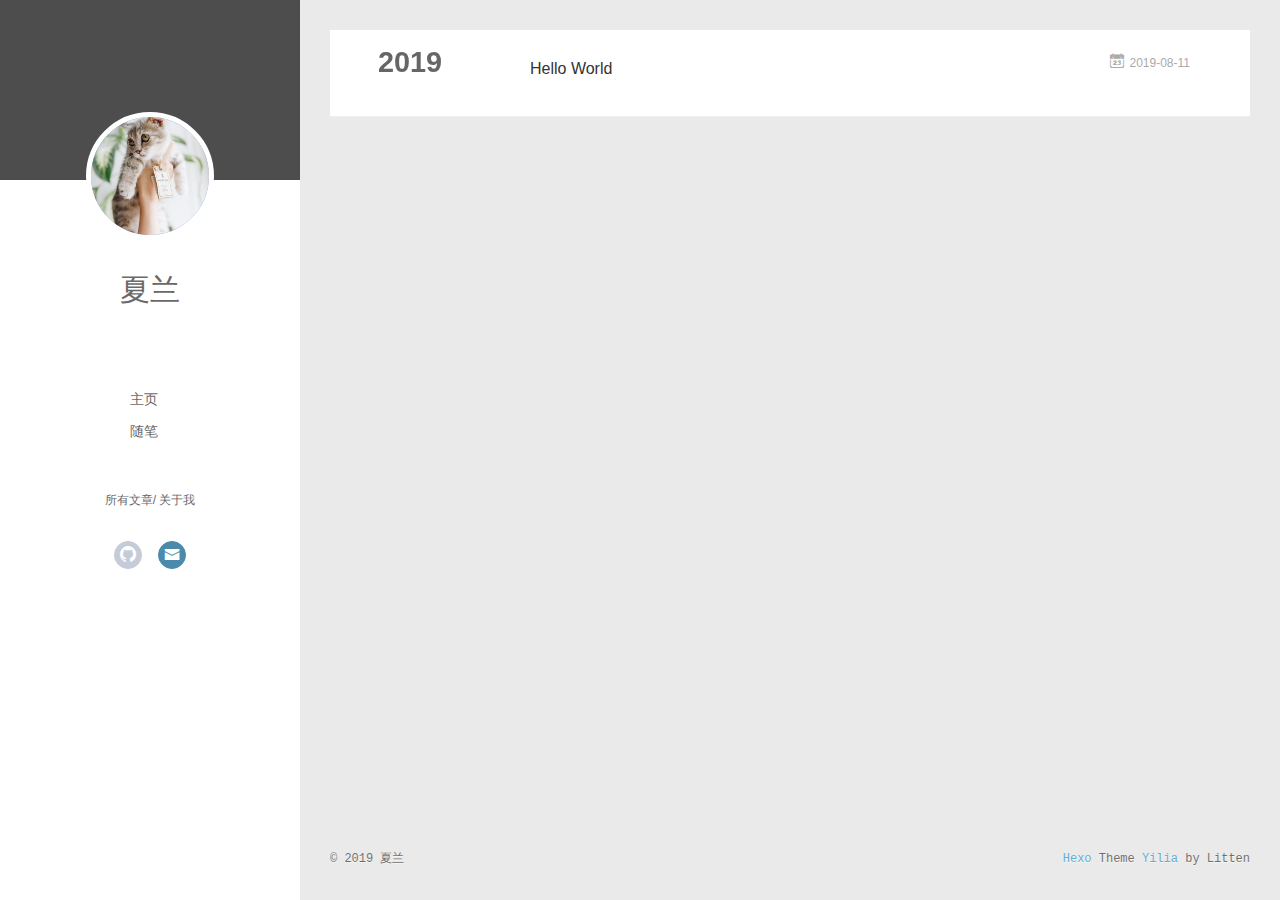
<file: archives/2019/index.html>
<!DOCTYPE html>
<html>
<head><meta name="generator" content="Hexo 3.9.0">
  <meta charset="utf-8">
  
  <meta name="renderer" content="webkit">
  <meta http-equiv="X-UA-Compatible" content="IE=edge">
  <link rel="dns-prefetch" href="https://ixialan.github.io">
  <title>Archives: 2019 | 夏兰的博客</title>
  <meta name="viewport" content="width=device-width, initial-scale=1, maximum-scale=1">
  <meta name="keywords" content="博客">
<meta property="og:type" content="website">
<meta property="og:title" content="夏兰的博客">
<meta property="og:url" content="https://ixialan.github.io/archives/2019/index.html">
<meta property="og:site_name" content="夏兰的博客">
<meta property="og:locale" content="zh-Hans">
<meta name="twitter:card" content="summary">
<meta name="twitter:title" content="夏兰的博客">
  
    <link rel="alternative" href="/atom.xml" title="夏兰的博客" type="application/atom+xml">
  
  
    <link rel="icon" href="/img/favicon1.ico">
  
  <link rel="stylesheet" type="text/css" href="/./main.0cf68a.css">
  <style type="text/css">
  
    #container.show {
      background: linear-gradient(200deg,#a0cfe4,#e8c37e);
    }
  </style>
  

  

</head>
</html>
<body>
  <div id="container" q-class="show:isCtnShow">
    <canvas id="anm-canvas" class="anm-canvas"></canvas>
    <div class="left-col" q-class="show:isShow">
      
<div class="overlay" style="background: #4d4d4d"></div>
<div class="intrude-less">
	<header id="header" class="inner">
		<a href="/" class="profilepic">
			<img src="/img/avatar1.jpg" class="js-avatar">
		</a>
		<hgroup>
		  <h1 class="header-author"><a href="/">夏兰</a></h1>
		</hgroup>
		

		<nav class="header-menu">
			<ul>
			
				<li><a href="/">主页</a></li>
	        
				<li><a href="/tags/随笔/">随笔</a></li>
	        
			</ul>
		</nav>
		<nav class="header-smart-menu">
    		
    			
    			<a q-on="click: openSlider(e, 'innerArchive')" href="javascript:void(0)">所有文章</a>
    			
            
    			
    			<a q-on="click: openSlider(e, 'aboutme')" href="javascript:void(0)">关于我</a>
    			
            
		</nav>
		<nav class="header-nav">
			<div class="social">
				
					<a class="github" target="_blank" href="https://github.com/ixialan" title="github"><i class="icon-github"></i></a>
		        
					<a class="mail" target="_blank" href="mailto:985616959@qq.com" title="mail"><i class="icon-mail"></i></a>
		        
			</div>
		</nav>
	</header>		
</div>

    </div>
    <div class="mid-col" q-class="show:isShow,hide:isShow|isFalse">
      
<nav id="mobile-nav">
  	<div class="overlay js-overlay" style="background: #4d4d4d"></div>
	<div class="btnctn js-mobile-btnctn">
  		<div class="slider-trigger list" q-on="click: openSlider(e)"><i class="icon icon-sort"></i></div>
	</div>
	<div class="intrude-less">
		<header id="header" class="inner">
			<div class="profilepic">
				<img src="/img/avatar1.jpg" class="js-avatar">
			</div>
			<hgroup>
			  <h1 class="header-author js-header-author">夏兰</h1>
			</hgroup>
			
			
			
				
			
				
			
			
			
			<nav class="header-nav">
				<div class="social">
					
						<a class="github" target="_blank" href="https://github.com/ixialan" title="github"><i class="icon-github"></i></a>
			        
						<a class="mail" target="_blank" href="mailto:985616959@qq.com" title="mail"><i class="icon-mail"></i></a>
			        
				</div>
			</nav>

			<nav class="header-menu js-header-menu">
				<ul style="width: 50%">
				
				
					<li style="width: 50%"><a href="/">主页</a></li>
		        
					<li style="width: 50%"><a href="/tags/随笔/">随笔</a></li>
		        
				</ul>
			</nav>
		</header>				
	</div>
	<div class="mobile-mask" style="display:none" q-show="isShow"></div>
</nav>

      <div id="wrapper" class="body-wrap">
        <div class="menu-l">
          <div class="canvas-wrap">
            <canvas data-colors="#eaeaea" data-sectionHeight="100" data-contentId="js-content" id="myCanvas1" class="anm-canvas"></canvas>
          </div>
          <div id="js-content" class="content-ll">
            
  
  
    
    
      
      
      <section class="archives-wrap">
        <div class="archive-year-wrap">
          <a href="/archives/2019" class="archive-year">2019</a>
        </div>
        <div class="archives">
    
    <article class="archive-article archive-type-post">
  <div class="archive-article-inner">
    <header class="archive-article-header">
      	<div class="article-meta">
	      	<a href="/2019/08/11/hello-world/" class="archive-article-date">
  	<time datetime="2019-08-11T13:20:27.662Z" itemprop="datePublished"><i class="icon-calendar icon"></i>2019-08-11</time>
</a>
        </div>
    	 
  
    <h1 itemprop="name">
      <a class="archive-article-title" href="/2019/08/11/hello-world/">Hello World</a>
    </h1>
  

        <div class="article-info info-on-right">
          
          

        </div>
        <div class="clearfix"></div>
    </header>
  </div>
</article>
  
  
    </div></section>
  

    


          </div>
        </div>
      </div>
      <footer id="footer">
  <div class="outer">
    <div id="footer-info">
    	<div class="footer-left">
    		&copy; 2019 夏兰
    	</div>
      	<div class="footer-right">
      		<a href="http://hexo.io/" target="_blank">Hexo</a>  Theme <a href="https://github.com/litten/hexo-theme-yilia" target="_blank">Yilia</a> by Litten
      	</div>
    </div>
  </div>
</footer>
    </div>
    <script>
	var yiliaConfig = {
		mathjax: false,
		isHome: false,
		isPost: false,
		isArchive: true,
		isTag: false,
		isCategory: false,
		open_in_new: false,
		toc_hide_index: true,
		root: "/",
		innerArchive: true,
		showTags: false
	}
</script>

<script>!function(t){function n(e){if(r[e])return r[e].exports;var i=r[e]={exports:{},id:e,loaded:!1};return t[e].call(i.exports,i,i.exports,n),i.loaded=!0,i.exports}var r={};n.m=t,n.c=r,n.p="./",n(0)}([function(t,n,r){r(195),t.exports=r(191)},function(t,n,r){var e=r(3),i=r(52),o=r(27),u=r(28),c=r(53),f="prototype",a=function(t,n,r){var s,l,h,v,p=t&a.F,d=t&a.G,y=t&a.S,g=t&a.P,b=t&a.B,m=d?e:y?e[n]||(e[n]={}):(e[n]||{})[f],x=d?i:i[n]||(i[n]={}),w=x[f]||(x[f]={});d&&(r=n);for(s in r)l=!p&&m&&void 0!==m[s],h=(l?m:r)[s],v=b&&l?c(h,e):g&&"function"==typeof h?c(Function.call,h):h,m&&u(m,s,h,t&a.U),x[s]!=h&&o(x,s,v),g&&w[s]!=h&&(w[s]=h)};e.core=i,a.F=1,a.G=2,a.S=4,a.P=8,a.B=16,a.W=32,a.U=64,a.R=128,t.exports=a},function(t,n,r){var e=r(6);t.exports=function(t){if(!e(t))throw TypeError(t+" is not an object!");return t}},function(t,n){var r=t.exports="undefined"!=typeof window&&window.Math==Math?window:"undefined"!=typeof self&&self.Math==Math?self:Function("return this")();"number"==typeof __g&&(__g=r)},function(t,n){t.exports=function(t){try{return!!t()}catch(t){return!0}}},function(t,n){var r=t.exports="undefined"!=typeof window&&window.Math==Math?window:"undefined"!=typeof self&&self.Math==Math?self:Function("return this")();"number"==typeof __g&&(__g=r)},function(t,n){t.exports=function(t){return"object"==typeof t?null!==t:"function"==typeof t}},function(t,n,r){var e=r(126)("wks"),i=r(76),o=r(3).Symbol,u="function"==typeof o;(t.exports=function(t){return e[t]||(e[t]=u&&o[t]||(u?o:i)("Symbol."+t))}).store=e},function(t,n){var r={}.hasOwnProperty;t.exports=function(t,n){return r.call(t,n)}},function(t,n,r){var e=r(94),i=r(33);t.exports=function(t){return e(i(t))}},function(t,n,r){t.exports=!r(4)(function(){return 7!=Object.defineProperty({},"a",{get:function(){return 7}}).a})},function(t,n,r){var e=r(2),i=r(167),o=r(50),u=Object.defineProperty;n.f=r(10)?Object.defineProperty:function(t,n,r){if(e(t),n=o(n,!0),e(r),i)try{return u(t,n,r)}catch(t){}if("get"in r||"set"in r)throw TypeError("Accessors not supported!");return"value"in r&&(t[n]=r.value),t}},function(t,n,r){t.exports=!r(18)(function(){return 7!=Object.defineProperty({},"a",{get:function(){return 7}}).a})},function(t,n,r){var e=r(14),i=r(22);t.exports=r(12)?function(t,n,r){return e.f(t,n,i(1,r))}:function(t,n,r){return t[n]=r,t}},function(t,n,r){var e=r(20),i=r(58),o=r(42),u=Object.defineProperty;n.f=r(12)?Object.defineProperty:function(t,n,r){if(e(t),n=o(n,!0),e(r),i)try{return u(t,n,r)}catch(t){}if("get"in r||"set"in r)throw TypeError("Accessors not supported!");return"value"in r&&(t[n]=r.value),t}},function(t,n,r){var e=r(40)("wks"),i=r(23),o=r(5).Symbol,u="function"==typeof o;(t.exports=function(t){return e[t]||(e[t]=u&&o[t]||(u?o:i)("Symbol."+t))}).store=e},function(t,n,r){var e=r(67),i=Math.min;t.exports=function(t){return t>0?i(e(t),9007199254740991):0}},function(t,n,r){var e=r(46);t.exports=function(t){return Object(e(t))}},function(t,n){t.exports=function(t){try{return!!t()}catch(t){return!0}}},function(t,n,r){var e=r(63),i=r(34);t.exports=Object.keys||function(t){return e(t,i)}},function(t,n,r){var e=r(21);t.exports=function(t){if(!e(t))throw TypeError(t+" is not an object!");return t}},function(t,n){t.exports=function(t){return"object"==typeof t?null!==t:"function"==typeof t}},function(t,n){t.exports=function(t,n){return{enumerable:!(1&t),configurable:!(2&t),writable:!(4&t),value:n}}},function(t,n){var r=0,e=Math.random();t.exports=function(t){return"Symbol(".concat(void 0===t?"":t,")_",(++r+e).toString(36))}},function(t,n){var r={}.hasOwnProperty;t.exports=function(t,n){return r.call(t,n)}},function(t,n){var r=t.exports={version:"2.4.0"};"number"==typeof __e&&(__e=r)},function(t,n){t.exports=function(t){if("function"!=typeof t)throw TypeError(t+" is not a function!");return t}},function(t,n,r){var e=r(11),i=r(66);t.exports=r(10)?function(t,n,r){return e.f(t,n,i(1,r))}:function(t,n,r){return t[n]=r,t}},function(t,n,r){var e=r(3),i=r(27),o=r(24),u=r(76)("src"),c="toString",f=Function[c],a=(""+f).split(c);r(52).inspectSource=function(t){return f.call(t)},(t.exports=function(t,n,r,c){var f="function"==typeof r;f&&(o(r,"name")||i(r,"name",n)),t[n]!==r&&(f&&(o(r,u)||i(r,u,t[n]?""+t[n]:a.join(String(n)))),t===e?t[n]=r:c?t[n]?t[n]=r:i(t,n,r):(delete t[n],i(t,n,r)))})(Function.prototype,c,function(){return"function"==typeof this&&this[u]||f.call(this)})},function(t,n,r){var e=r(1),i=r(4),o=r(46),u=function(t,n,r,e){var i=String(o(t)),u="<"+n;return""!==r&&(u+=" "+r+'="'+String(e).replace(/"/g,"&quot;")+'"'),u+">"+i+"</"+n+">"};t.exports=function(t,n){var r={};r[t]=n(u),e(e.P+e.F*i(function(){var n=""[t]('"');return n!==n.toLowerCase()||n.split('"').length>3}),"String",r)}},function(t,n,r){var e=r(115),i=r(46);t.exports=function(t){return e(i(t))}},function(t,n,r){var e=r(116),i=r(66),o=r(30),u=r(50),c=r(24),f=r(167),a=Object.getOwnPropertyDescriptor;n.f=r(10)?a:function(t,n){if(t=o(t),n=u(n,!0),f)try{return a(t,n)}catch(t){}if(c(t,n))return i(!e.f.call(t,n),t[n])}},function(t,n,r){var e=r(24),i=r(17),o=r(145)("IE_PROTO"),u=Object.prototype;t.exports=Object.getPrototypeOf||function(t){return t=i(t),e(t,o)?t[o]:"function"==typeof t.constructor&&t instanceof t.constructor?t.constructor.prototype:t instanceof Object?u:null}},function(t,n){t.exports=function(t){if(void 0==t)throw TypeError("Can't call method on  "+t);return t}},function(t,n){t.exports="constructor,hasOwnProperty,isPrototypeOf,propertyIsEnumerable,toLocaleString,toString,valueOf".split(",")},function(t,n){t.exports={}},function(t,n){t.exports=!0},function(t,n){n.f={}.propertyIsEnumerable},function(t,n,r){var e=r(14).f,i=r(8),o=r(15)("toStringTag");t.exports=function(t,n,r){t&&!i(t=r?t:t.prototype,o)&&e(t,o,{configurable:!0,value:n})}},function(t,n,r){var e=r(40)("keys"),i=r(23);t.exports=function(t){return e[t]||(e[t]=i(t))}},function(t,n,r){var e=r(5),i="__core-js_shared__",o=e[i]||(e[i]={});t.exports=function(t){return o[t]||(o[t]={})}},function(t,n){var r=Math.ceil,e=Math.floor;t.exports=function(t){return isNaN(t=+t)?0:(t>0?e:r)(t)}},function(t,n,r){var e=r(21);t.exports=function(t,n){if(!e(t))return t;var r,i;if(n&&"function"==typeof(r=t.toString)&&!e(i=r.call(t)))return i;if("function"==typeof(r=t.valueOf)&&!e(i=r.call(t)))return i;if(!n&&"function"==typeof(r=t.toString)&&!e(i=r.call(t)))return i;throw TypeError("Can't convert object to primitive value")}},function(t,n,r){var e=r(5),i=r(25),o=r(36),u=r(44),c=r(14).f;t.exports=function(t){var n=i.Symbol||(i.Symbol=o?{}:e.Symbol||{});"_"==t.charAt(0)||t in n||c(n,t,{value:u.f(t)})}},function(t,n,r){n.f=r(15)},function(t,n){var r={}.toString;t.exports=function(t){return r.call(t).slice(8,-1)}},function(t,n){t.exports=function(t){if(void 0==t)throw TypeError("Can't call method on  "+t);return t}},function(t,n,r){var e=r(4);t.exports=function(t,n){return!!t&&e(function(){n?t.call(null,function(){},1):t.call(null)})}},function(t,n,r){var e=r(53),i=r(115),o=r(17),u=r(16),c=r(203);t.exports=function(t,n){var r=1==t,f=2==t,a=3==t,s=4==t,l=6==t,h=5==t||l,v=n||c;return function(n,c,p){for(var d,y,g=o(n),b=i(g),m=e(c,p,3),x=u(b.length),w=0,S=r?v(n,x):f?v(n,0):void 0;x>w;w++)if((h||w in b)&&(d=b[w],y=m(d,w,g),t))if(r)S[w]=y;else if(y)switch(t){case 3:return!0;case 5:return d;case 6:return w;case 2:S.push(d)}else if(s)return!1;return l?-1:a||s?s:S}}},function(t,n,r){var e=r(1),i=r(52),o=r(4);t.exports=function(t,n){var r=(i.Object||{})[t]||Object[t],u={};u[t]=n(r),e(e.S+e.F*o(function(){r(1)}),"Object",u)}},function(t,n,r){var e=r(6);t.exports=function(t,n){if(!e(t))return t;var r,i;if(n&&"function"==typeof(r=t.toString)&&!e(i=r.call(t)))return i;if("function"==typeof(r=t.valueOf)&&!e(i=r.call(t)))return i;if(!n&&"function"==typeof(r=t.toString)&&!e(i=r.call(t)))return i;throw TypeError("Can't convert object to primitive value")}},function(t,n,r){var e=r(5),i=r(25),o=r(91),u=r(13),c="prototype",f=function(t,n,r){var a,s,l,h=t&f.F,v=t&f.G,p=t&f.S,d=t&f.P,y=t&f.B,g=t&f.W,b=v?i:i[n]||(i[n]={}),m=b[c],x=v?e:p?e[n]:(e[n]||{})[c];v&&(r=n);for(a in r)(s=!h&&x&&void 0!==x[a])&&a in b||(l=s?x[a]:r[a],b[a]=v&&"function"!=typeof x[a]?r[a]:y&&s?o(l,e):g&&x[a]==l?function(t){var n=function(n,r,e){if(this instanceof t){switch(arguments.length){case 0:return new t;case 1:return new t(n);case 2:return new t(n,r)}return new t(n,r,e)}return t.apply(this,arguments)};return n[c]=t[c],n}(l):d&&"function"==typeof l?o(Function.call,l):l,d&&((b.virtual||(b.virtual={}))[a]=l,t&f.R&&m&&!m[a]&&u(m,a,l)))};f.F=1,f.G=2,f.S=4,f.P=8,f.B=16,f.W=32,f.U=64,f.R=128,t.exports=f},function(t,n){var r=t.exports={version:"2.4.0"};"number"==typeof __e&&(__e=r)},function(t,n,r){var e=r(26);t.exports=function(t,n,r){if(e(t),void 0===n)return t;switch(r){case 1:return function(r){return t.call(n,r)};case 2:return function(r,e){return t.call(n,r,e)};case 3:return function(r,e,i){return t.call(n,r,e,i)}}return function(){return t.apply(n,arguments)}}},function(t,n,r){var e=r(183),i=r(1),o=r(126)("metadata"),u=o.store||(o.store=new(r(186))),c=function(t,n,r){var i=u.get(t);if(!i){if(!r)return;u.set(t,i=new e)}var o=i.get(n);if(!o){if(!r)return;i.set(n,o=new e)}return o},f=function(t,n,r){var e=c(n,r,!1);return void 0!==e&&e.has(t)},a=function(t,n,r){var e=c(n,r,!1);return void 0===e?void 0:e.get(t)},s=function(t,n,r,e){c(r,e,!0).set(t,n)},l=function(t,n){var r=c(t,n,!1),e=[];return r&&r.forEach(function(t,n){e.push(n)}),e},h=function(t){return void 0===t||"symbol"==typeof t?t:String(t)},v=function(t){i(i.S,"Reflect",t)};t.exports={store:u,map:c,has:f,get:a,set:s,keys:l,key:h,exp:v}},function(t,n,r){"use strict";if(r(10)){var e=r(69),i=r(3),o=r(4),u=r(1),c=r(127),f=r(152),a=r(53),s=r(68),l=r(66),h=r(27),v=r(73),p=r(67),d=r(16),y=r(75),g=r(50),b=r(24),m=r(180),x=r(114),w=r(6),S=r(17),_=r(137),O=r(70),E=r(32),P=r(71).f,j=r(154),F=r(76),M=r(7),A=r(48),N=r(117),T=r(146),I=r(155),k=r(80),L=r(123),R=r(74),C=r(130),D=r(160),U=r(11),W=r(31),G=U.f,B=W.f,V=i.RangeError,z=i.TypeError,q=i.Uint8Array,K="ArrayBuffer",J="Shared"+K,Y="BYTES_PER_ELEMENT",H="prototype",$=Array[H],X=f.ArrayBuffer,Q=f.DataView,Z=A(0),tt=A(2),nt=A(3),rt=A(4),et=A(5),it=A(6),ot=N(!0),ut=N(!1),ct=I.values,ft=I.keys,at=I.entries,st=$.lastIndexOf,lt=$.reduce,ht=$.reduceRight,vt=$.join,pt=$.sort,dt=$.slice,yt=$.toString,gt=$.toLocaleString,bt=M("iterator"),mt=M("toStringTag"),xt=F("typed_constructor"),wt=F("def_constructor"),St=c.CONSTR,_t=c.TYPED,Ot=c.VIEW,Et="Wrong length!",Pt=A(1,function(t,n){return Tt(T(t,t[wt]),n)}),jt=o(function(){return 1===new q(new Uint16Array([1]).buffer)[0]}),Ft=!!q&&!!q[H].set&&o(function(){new q(1).set({})}),Mt=function(t,n){if(void 0===t)throw z(Et);var r=+t,e=d(t);if(n&&!m(r,e))throw V(Et);return e},At=function(t,n){var r=p(t);if(r<0||r%n)throw V("Wrong offset!");return r},Nt=function(t){if(w(t)&&_t in t)return t;throw z(t+" is not a typed array!")},Tt=function(t,n){if(!(w(t)&&xt in t))throw z("It is not a typed array constructor!");return new t(n)},It=function(t,n){return kt(T(t,t[wt]),n)},kt=function(t,n){for(var r=0,e=n.length,i=Tt(t,e);e>r;)i[r]=n[r++];return i},Lt=function(t,n,r){G(t,n,{get:function(){return this._d[r]}})},Rt=function(t){var n,r,e,i,o,u,c=S(t),f=arguments.length,s=f>1?arguments[1]:void 0,l=void 0!==s,h=j(c);if(void 0!=h&&!_(h)){for(u=h.call(c),e=[],n=0;!(o=u.next()).done;n++)e.push(o.value);c=e}for(l&&f>2&&(s=a(s,arguments[2],2)),n=0,r=d(c.length),i=Tt(this,r);r>n;n++)i[n]=l?s(c[n],n):c[n];return i},Ct=function(){for(var t=0,n=arguments.length,r=Tt(this,n);n>t;)r[t]=arguments[t++];return r},Dt=!!q&&o(function(){gt.call(new q(1))}),Ut=function(){return gt.apply(Dt?dt.call(Nt(this)):Nt(this),arguments)},Wt={copyWithin:function(t,n){return D.call(Nt(this),t,n,arguments.length>2?arguments[2]:void 0)},every:function(t){return rt(Nt(this),t,arguments.length>1?arguments[1]:void 0)},fill:function(t){return C.apply(Nt(this),arguments)},filter:function(t){return It(this,tt(Nt(this),t,arguments.length>1?arguments[1]:void 0))},find:function(t){return et(Nt(this),t,arguments.length>1?arguments[1]:void 0)},findIndex:function(t){return it(Nt(this),t,arguments.length>1?arguments[1]:void 0)},forEach:function(t){Z(Nt(this),t,arguments.length>1?arguments[1]:void 0)},indexOf:function(t){return ut(Nt(this),t,arguments.length>1?arguments[1]:void 0)},includes:function(t){return ot(Nt(this),t,arguments.length>1?arguments[1]:void 0)},join:function(t){return vt.apply(Nt(this),arguments)},lastIndexOf:function(t){return st.apply(Nt(this),arguments)},map:function(t){return Pt(Nt(this),t,arguments.length>1?arguments[1]:void 0)},reduce:function(t){return lt.apply(Nt(this),arguments)},reduceRight:function(t){return ht.apply(Nt(this),arguments)},reverse:function(){for(var t,n=this,r=Nt(n).length,e=Math.floor(r/2),i=0;i<e;)t=n[i],n[i++]=n[--r],n[r]=t;return n},some:function(t){return nt(Nt(this),t,arguments.length>1?arguments[1]:void 0)},sort:function(t){return pt.call(Nt(this),t)},subarray:function(t,n){var r=Nt(this),e=r.length,i=y(t,e);return new(T(r,r[wt]))(r.buffer,r.byteOffset+i*r.BYTES_PER_ELEMENT,d((void 0===n?e:y(n,e))-i))}},Gt=function(t,n){return It(this,dt.call(Nt(this),t,n))},Bt=function(t){Nt(this);var n=At(arguments[1],1),r=this.length,e=S(t),i=d(e.length),o=0;if(i+n>r)throw V(Et);for(;o<i;)this[n+o]=e[o++]},Vt={entries:function(){return at.call(Nt(this))},keys:function(){return ft.call(Nt(this))},values:function(){return ct.call(Nt(this))}},zt=function(t,n){return w(t)&&t[_t]&&"symbol"!=typeof n&&n in t&&String(+n)==String(n)},qt=function(t,n){return zt(t,n=g(n,!0))?l(2,t[n]):B(t,n)},Kt=function(t,n,r){return!(zt(t,n=g(n,!0))&&w(r)&&b(r,"value"))||b(r,"get")||b(r,"set")||r.configurable||b(r,"writable")&&!r.writable||b(r,"enumerable")&&!r.enumerable?G(t,n,r):(t[n]=r.value,t)};St||(W.f=qt,U.f=Kt),u(u.S+u.F*!St,"Object",{getOwnPropertyDescriptor:qt,defineProperty:Kt}),o(function(){yt.call({})})&&(yt=gt=function(){return vt.call(this)});var Jt=v({},Wt);v(Jt,Vt),h(Jt,bt,Vt.values),v(Jt,{slice:Gt,set:Bt,constructor:function(){},toString:yt,toLocaleString:Ut}),Lt(Jt,"buffer","b"),Lt(Jt,"byteOffset","o"),Lt(Jt,"byteLength","l"),Lt(Jt,"length","e"),G(Jt,mt,{get:function(){return this[_t]}}),t.exports=function(t,n,r,f){f=!!f;var a=t+(f?"Clamped":"")+"Array",l="Uint8Array"!=a,v="get"+t,p="set"+t,y=i[a],g=y||{},b=y&&E(y),m=!y||!c.ABV,S={},_=y&&y[H],j=function(t,r){var e=t._d;return e.v[v](r*n+e.o,jt)},F=function(t,r,e){var i=t._d;f&&(e=(e=Math.round(e))<0?0:e>255?255:255&e),i.v[p](r*n+i.o,e,jt)},M=function(t,n){G(t,n,{get:function(){return j(this,n)},set:function(t){return F(this,n,t)},enumerable:!0})};m?(y=r(function(t,r,e,i){s(t,y,a,"_d");var o,u,c,f,l=0,v=0;if(w(r)){if(!(r instanceof X||(f=x(r))==K||f==J))return _t in r?kt(y,r):Rt.call(y,r);o=r,v=At(e,n);var p=r.byteLength;if(void 0===i){if(p%n)throw V(Et);if((u=p-v)<0)throw V(Et)}else if((u=d(i)*n)+v>p)throw V(Et);c=u/n}else c=Mt(r,!0),u=c*n,o=new X(u);for(h(t,"_d",{b:o,o:v,l:u,e:c,v:new Q(o)});l<c;)M(t,l++)}),_=y[H]=O(Jt),h(_,"constructor",y)):L(function(t){new y(null),new y(t)},!0)||(y=r(function(t,r,e,i){s(t,y,a);var o;return w(r)?r instanceof X||(o=x(r))==K||o==J?void 0!==i?new g(r,At(e,n),i):void 0!==e?new g(r,At(e,n)):new g(r):_t in r?kt(y,r):Rt.call(y,r):new g(Mt(r,l))}),Z(b!==Function.prototype?P(g).concat(P(b)):P(g),function(t){t in y||h(y,t,g[t])}),y[H]=_,e||(_.constructor=y));var A=_[bt],N=!!A&&("values"==A.name||void 0==A.name),T=Vt.values;h(y,xt,!0),h(_,_t,a),h(_,Ot,!0),h(_,wt,y),(f?new y(1)[mt]==a:mt in _)||G(_,mt,{get:function(){return a}}),S[a]=y,u(u.G+u.W+u.F*(y!=g),S),u(u.S,a,{BYTES_PER_ELEMENT:n,from:Rt,of:Ct}),Y in _||h(_,Y,n),u(u.P,a,Wt),R(a),u(u.P+u.F*Ft,a,{set:Bt}),u(u.P+u.F*!N,a,Vt),u(u.P+u.F*(_.toString!=yt),a,{toString:yt}),u(u.P+u.F*o(function(){new y(1).slice()}),a,{slice:Gt}),u(u.P+u.F*(o(function(){return[1,2].toLocaleString()!=new y([1,2]).toLocaleString()})||!o(function(){_.toLocaleString.call([1,2])})),a,{toLocaleString:Ut}),k[a]=N?A:T,e||N||h(_,bt,T)}}else t.exports=function(){}},function(t,n){var r={}.toString;t.exports=function(t){return r.call(t).slice(8,-1)}},function(t,n,r){var e=r(21),i=r(5).document,o=e(i)&&e(i.createElement);t.exports=function(t){return o?i.createElement(t):{}}},function(t,n,r){t.exports=!r(12)&&!r(18)(function(){return 7!=Object.defineProperty(r(57)("div"),"a",{get:function(){return 7}}).a})},function(t,n,r){"use strict";var e=r(36),i=r(51),o=r(64),u=r(13),c=r(8),f=r(35),a=r(96),s=r(38),l=r(103),h=r(15)("iterator"),v=!([].keys&&"next"in[].keys()),p="keys",d="values",y=function(){return this};t.exports=function(t,n,r,g,b,m,x){a(r,n,g);var w,S,_,O=function(t){if(!v&&t in F)return F[t];switch(t){case p:case d:return function(){return new r(this,t)}}return function(){return new r(this,t)}},E=n+" Iterator",P=b==d,j=!1,F=t.prototype,M=F[h]||F["@@iterator"]||b&&F[b],A=M||O(b),N=b?P?O("entries"):A:void 0,T="Array"==n?F.entries||M:M;if(T&&(_=l(T.call(new t)))!==Object.prototype&&(s(_,E,!0),e||c(_,h)||u(_,h,y)),P&&M&&M.name!==d&&(j=!0,A=function(){return M.call(this)}),e&&!x||!v&&!j&&F[h]||u(F,h,A),f[n]=A,f[E]=y,b)if(w={values:P?A:O(d),keys:m?A:O(p),entries:N},x)for(S in w)S in F||o(F,S,w[S]);else i(i.P+i.F*(v||j),n,w);return w}},function(t,n,r){var e=r(20),i=r(100),o=r(34),u=r(39)("IE_PROTO"),c=function(){},f="prototype",a=function(){var t,n=r(57)("iframe"),e=o.length;for(n.style.display="none",r(93).appendChild(n),n.src="javascript:",t=n.contentWindow.document,t.open(),t.write("<script>document.F=Object<\/script>"),t.close(),a=t.F;e--;)delete a[f][o[e]];return a()};t.exports=Object.create||function(t,n){var r;return null!==t?(c[f]=e(t),r=new c,c[f]=null,r[u]=t):r=a(),void 0===n?r:i(r,n)}},function(t,n,r){var e=r(63),i=r(34).concat("length","prototype");n.f=Object.getOwnPropertyNames||function(t){return e(t,i)}},function(t,n){n.f=Object.getOwnPropertySymbols},function(t,n,r){var e=r(8),i=r(9),o=r(90)(!1),u=r(39)("IE_PROTO");t.exports=function(t,n){var r,c=i(t),f=0,a=[];for(r in c)r!=u&&e(c,r)&&a.push(r);for(;n.length>f;)e(c,r=n[f++])&&(~o(a,r)||a.push(r));return a}},function(t,n,r){t.exports=r(13)},function(t,n,r){var e=r(76)("meta"),i=r(6),o=r(24),u=r(11).f,c=0,f=Object.isExtensible||function(){return!0},a=!r(4)(function(){return f(Object.preventExtensions({}))}),s=function(t){u(t,e,{value:{i:"O"+ ++c,w:{}}})},l=function(t,n){if(!i(t))return"symbol"==typeof t?t:("string"==typeof t?"S":"P")+t;if(!o(t,e)){if(!f(t))return"F";if(!n)return"E";s(t)}return t[e].i},h=function(t,n){if(!o(t,e)){if(!f(t))return!0;if(!n)return!1;s(t)}return t[e].w},v=function(t){return a&&p.NEED&&f(t)&&!o(t,e)&&s(t),t},p=t.exports={KEY:e,NEED:!1,fastKey:l,getWeak:h,onFreeze:v}},function(t,n){t.exports=function(t,n){return{enumerable:!(1&t),configurable:!(2&t),writable:!(4&t),value:n}}},function(t,n){var r=Math.ceil,e=Math.floor;t.exports=function(t){return isNaN(t=+t)?0:(t>0?e:r)(t)}},function(t,n){t.exports=function(t,n,r,e){if(!(t instanceof n)||void 0!==e&&e in t)throw TypeError(r+": incorrect invocation!");return t}},function(t,n){t.exports=!1},function(t,n,r){var e=r(2),i=r(173),o=r(133),u=r(145)("IE_PROTO"),c=function(){},f="prototype",a=function(){var t,n=r(132)("iframe"),e=o.length;for(n.style.display="none",r(135).appendChild(n),n.src="javascript:",t=n.contentWindow.document,t.open(),t.write("<script>document.F=Object<\/script>"),t.close(),a=t.F;e--;)delete a[f][o[e]];return a()};t.exports=Object.create||function(t,n){var r;return null!==t?(c[f]=e(t),r=new c,c[f]=null,r[u]=t):r=a(),void 0===n?r:i(r,n)}},function(t,n,r){var e=r(175),i=r(133).concat("length","prototype");n.f=Object.getOwnPropertyNames||function(t){return e(t,i)}},function(t,n,r){var e=r(175),i=r(133);t.exports=Object.keys||function(t){return e(t,i)}},function(t,n,r){var e=r(28);t.exports=function(t,n,r){for(var i in n)e(t,i,n[i],r);return t}},function(t,n,r){"use strict";var e=r(3),i=r(11),o=r(10),u=r(7)("species");t.exports=function(t){var n=e[t];o&&n&&!n[u]&&i.f(n,u,{configurable:!0,get:function(){return this}})}},function(t,n,r){var e=r(67),i=Math.max,o=Math.min;t.exports=function(t,n){return t=e(t),t<0?i(t+n,0):o(t,n)}},function(t,n){var r=0,e=Math.random();t.exports=function(t){return"Symbol(".concat(void 0===t?"":t,")_",(++r+e).toString(36))}},function(t,n,r){var e=r(33);t.exports=function(t){return Object(e(t))}},function(t,n,r){var e=r(7)("unscopables"),i=Array.prototype;void 0==i[e]&&r(27)(i,e,{}),t.exports=function(t){i[e][t]=!0}},function(t,n,r){var e=r(53),i=r(169),o=r(137),u=r(2),c=r(16),f=r(154),a={},s={},n=t.exports=function(t,n,r,l,h){var v,p,d,y,g=h?function(){return t}:f(t),b=e(r,l,n?2:1),m=0;if("function"!=typeof g)throw TypeError(t+" is not iterable!");if(o(g)){for(v=c(t.length);v>m;m++)if((y=n?b(u(p=t[m])[0],p[1]):b(t[m]))===a||y===s)return y}else for(d=g.call(t);!(p=d.next()).done;)if((y=i(d,b,p.value,n))===a||y===s)return y};n.BREAK=a,n.RETURN=s},function(t,n){t.exports={}},function(t,n,r){var e=r(11).f,i=r(24),o=r(7)("toStringTag");t.exports=function(t,n,r){t&&!i(t=r?t:t.prototype,o)&&e(t,o,{configurable:!0,value:n})}},function(t,n,r){var e=r(1),i=r(46),o=r(4),u=r(150),c="["+u+"]",f="​",a=RegExp("^"+c+c+"*"),s=RegExp(c+c+"*$"),l=function(t,n,r){var i={},c=o(function(){return!!u[t]()||f[t]()!=f}),a=i[t]=c?n(h):u[t];r&&(i[r]=a),e(e.P+e.F*c,"String",i)},h=l.trim=function(t,n){return t=String(i(t)),1&n&&(t=t.replace(a,"")),2&n&&(t=t.replace(s,"")),t};t.exports=l},function(t,n,r){t.exports={default:r(86),__esModule:!0}},function(t,n,r){t.exports={default:r(87),__esModule:!0}},function(t,n,r){"use strict";function e(t){return t&&t.__esModule?t:{default:t}}n.__esModule=!0;var i=r(84),o=e(i),u=r(83),c=e(u),f="function"==typeof c.default&&"symbol"==typeof o.default?function(t){return typeof t}:function(t){return t&&"function"==typeof c.default&&t.constructor===c.default&&t!==c.default.prototype?"symbol":typeof t};n.default="function"==typeof c.default&&"symbol"===f(o.default)?function(t){return void 0===t?"undefined":f(t)}:function(t){return t&&"function"==typeof c.default&&t.constructor===c.default&&t!==c.default.prototype?"symbol":void 0===t?"undefined":f(t)}},function(t,n,r){r(110),r(108),r(111),r(112),t.exports=r(25).Symbol},function(t,n,r){r(109),r(113),t.exports=r(44).f("iterator")},function(t,n){t.exports=function(t){if("function"!=typeof t)throw TypeError(t+" is not a function!");return t}},function(t,n){t.exports=function(){}},function(t,n,r){var e=r(9),i=r(106),o=r(105);t.exports=function(t){return function(n,r,u){var c,f=e(n),a=i(f.length),s=o(u,a);if(t&&r!=r){for(;a>s;)if((c=f[s++])!=c)return!0}else for(;a>s;s++)if((t||s in f)&&f[s]===r)return t||s||0;return!t&&-1}}},function(t,n,r){var e=r(88);t.exports=function(t,n,r){if(e(t),void 0===n)return t;switch(r){case 1:return function(r){return t.call(n,r)};case 2:return function(r,e){return t.call(n,r,e)};case 3:return function(r,e,i){return t.call(n,r,e,i)}}return function(){return t.apply(n,arguments)}}},function(t,n,r){var e=r(19),i=r(62),o=r(37);t.exports=function(t){var n=e(t),r=i.f;if(r)for(var u,c=r(t),f=o.f,a=0;c.length>a;)f.call(t,u=c[a++])&&n.push(u);return n}},function(t,n,r){t.exports=r(5).document&&document.documentElement},function(t,n,r){var e=r(56);t.exports=Object("z").propertyIsEnumerable(0)?Object:function(t){return"String"==e(t)?t.split(""):Object(t)}},function(t,n,r){var e=r(56);t.exports=Array.isArray||function(t){return"Array"==e(t)}},function(t,n,r){"use strict";var e=r(60),i=r(22),o=r(38),u={};r(13)(u,r(15)("iterator"),function(){return this}),t.exports=function(t,n,r){t.prototype=e(u,{next:i(1,r)}),o(t,n+" Iterator")}},function(t,n){t.exports=function(t,n){return{value:n,done:!!t}}},function(t,n,r){var e=r(19),i=r(9);t.exports=function(t,n){for(var r,o=i(t),u=e(o),c=u.length,f=0;c>f;)if(o[r=u[f++]]===n)return r}},function(t,n,r){var e=r(23)("meta"),i=r(21),o=r(8),u=r(14).f,c=0,f=Object.isExtensible||function(){return!0},a=!r(18)(function(){return f(Object.preventExtensions({}))}),s=function(t){u(t,e,{value:{i:"O"+ ++c,w:{}}})},l=function(t,n){if(!i(t))return"symbol"==typeof t?t:("string"==typeof t?"S":"P")+t;if(!o(t,e)){if(!f(t))return"F";if(!n)return"E";s(t)}return t[e].i},h=function(t,n){if(!o(t,e)){if(!f(t))return!0;if(!n)return!1;s(t)}return t[e].w},v=function(t){return a&&p.NEED&&f(t)&&!o(t,e)&&s(t),t},p=t.exports={KEY:e,NEED:!1,fastKey:l,getWeak:h,onFreeze:v}},function(t,n,r){var e=r(14),i=r(20),o=r(19);t.exports=r(12)?Object.defineProperties:function(t,n){i(t);for(var r,u=o(n),c=u.length,f=0;c>f;)e.f(t,r=u[f++],n[r]);return t}},function(t,n,r){var e=r(37),i=r(22),o=r(9),u=r(42),c=r(8),f=r(58),a=Object.getOwnPropertyDescriptor;n.f=r(12)?a:function(t,n){if(t=o(t),n=u(n,!0),f)try{return a(t,n)}catch(t){}if(c(t,n))return i(!e.f.call(t,n),t[n])}},function(t,n,r){var e=r(9),i=r(61).f,o={}.toString,u="object"==typeof window&&window&&Object.getOwnPropertyNames?Object.getOwnPropertyNames(window):[],c=function(t){try{return i(t)}catch(t){return u.slice()}};t.exports.f=function(t){return u&&"[object Window]"==o.call(t)?c(t):i(e(t))}},function(t,n,r){var e=r(8),i=r(77),o=r(39)("IE_PROTO"),u=Object.prototype;t.exports=Object.getPrototypeOf||function(t){return t=i(t),e(t,o)?t[o]:"function"==typeof t.constructor&&t instanceof t.constructor?t.constructor.prototype:t instanceof Object?u:null}},function(t,n,r){var e=r(41),i=r(33);t.exports=function(t){return function(n,r){var o,u,c=String(i(n)),f=e(r),a=c.length;return f<0||f>=a?t?"":void 0:(o=c.charCodeAt(f),o<55296||o>56319||f+1===a||(u=c.charCodeAt(f+1))<56320||u>57343?t?c.charAt(f):o:t?c.slice(f,f+2):u-56320+(o-55296<<10)+65536)}}},function(t,n,r){var e=r(41),i=Math.max,o=Math.min;t.exports=function(t,n){return t=e(t),t<0?i(t+n,0):o(t,n)}},function(t,n,r){var e=r(41),i=Math.min;t.exports=function(t){return t>0?i(e(t),9007199254740991):0}},function(t,n,r){"use strict";var e=r(89),i=r(97),o=r(35),u=r(9);t.exports=r(59)(Array,"Array",function(t,n){this._t=u(t),this._i=0,this._k=n},function(){var t=this._t,n=this._k,r=this._i++;return!t||r>=t.length?(this._t=void 0,i(1)):"keys"==n?i(0,r):"values"==n?i(0,t[r]):i(0,[r,t[r]])},"values"),o.Arguments=o.Array,e("keys"),e("values"),e("entries")},function(t,n){},function(t,n,r){"use strict";var e=r(104)(!0);r(59)(String,"String",function(t){this._t=String(t),this._i=0},function(){var t,n=this._t,r=this._i;return r>=n.length?{value:void 0,done:!0}:(t=e(n,r),this._i+=t.length,{value:t,done:!1})})},function(t,n,r){"use strict";var e=r(5),i=r(8),o=r(12),u=r(51),c=r(64),f=r(99).KEY,a=r(18),s=r(40),l=r(38),h=r(23),v=r(15),p=r(44),d=r(43),y=r(98),g=r(92),b=r(95),m=r(20),x=r(9),w=r(42),S=r(22),_=r(60),O=r(102),E=r(101),P=r(14),j=r(19),F=E.f,M=P.f,A=O.f,N=e.Symbol,T=e.JSON,I=T&&T.stringify,k="prototype",L=v("_hidden"),R=v("toPrimitive"),C={}.propertyIsEnumerable,D=s("symbol-registry"),U=s("symbols"),W=s("op-symbols"),G=Object[k],B="function"==typeof N,V=e.QObject,z=!V||!V[k]||!V[k].findChild,q=o&&a(function(){return 7!=_(M({},"a",{get:function(){return M(this,"a",{value:7}).a}})).a})?function(t,n,r){var e=F(G,n);e&&delete G[n],M(t,n,r),e&&t!==G&&M(G,n,e)}:M,K=function(t){var n=U[t]=_(N[k]);return n._k=t,n},J=B&&"symbol"==typeof N.iterator?function(t){return"symbol"==typeof t}:function(t){return t instanceof N},Y=function(t,n,r){return t===G&&Y(W,n,r),m(t),n=w(n,!0),m(r),i(U,n)?(r.enumerable?(i(t,L)&&t[L][n]&&(t[L][n]=!1),r=_(r,{enumerable:S(0,!1)})):(i(t,L)||M(t,L,S(1,{})),t[L][n]=!0),q(t,n,r)):M(t,n,r)},H=function(t,n){m(t);for(var r,e=g(n=x(n)),i=0,o=e.length;o>i;)Y(t,r=e[i++],n[r]);return t},$=function(t,n){return void 0===n?_(t):H(_(t),n)},X=function(t){var n=C.call(this,t=w(t,!0));return!(this===G&&i(U,t)&&!i(W,t))&&(!(n||!i(this,t)||!i(U,t)||i(this,L)&&this[L][t])||n)},Q=function(t,n){if(t=x(t),n=w(n,!0),t!==G||!i(U,n)||i(W,n)){var r=F(t,n);return!r||!i(U,n)||i(t,L)&&t[L][n]||(r.enumerable=!0),r}},Z=function(t){for(var n,r=A(x(t)),e=[],o=0;r.length>o;)i(U,n=r[o++])||n==L||n==f||e.push(n);return e},tt=function(t){for(var n,r=t===G,e=A(r?W:x(t)),o=[],u=0;e.length>u;)!i(U,n=e[u++])||r&&!i(G,n)||o.push(U[n]);return o};B||(N=function(){if(this instanceof N)throw TypeError("Symbol is not a constructor!");var t=h(arguments.length>0?arguments[0]:void 0),n=function(r){this===G&&n.call(W,r),i(this,L)&&i(this[L],t)&&(this[L][t]=!1),q(this,t,S(1,r))};return o&&z&&q(G,t,{configurable:!0,set:n}),K(t)},c(N[k],"toString",function(){return this._k}),E.f=Q,P.f=Y,r(61).f=O.f=Z,r(37).f=X,r(62).f=tt,o&&!r(36)&&c(G,"propertyIsEnumerable",X,!0),p.f=function(t){return K(v(t))}),u(u.G+u.W+u.F*!B,{Symbol:N});for(var nt="hasInstance,isConcatSpreadable,iterator,match,replace,search,species,split,toPrimitive,toStringTag,unscopables".split(","),rt=0;nt.length>rt;)v(nt[rt++]);for(var nt=j(v.store),rt=0;nt.length>rt;)d(nt[rt++]);u(u.S+u.F*!B,"Symbol",{for:function(t){return i(D,t+="")?D[t]:D[t]=N(t)},keyFor:function(t){if(J(t))return y(D,t);throw TypeError(t+" is not a symbol!")},useSetter:function(){z=!0},useSimple:function(){z=!1}}),u(u.S+u.F*!B,"Object",{create:$,defineProperty:Y,defineProperties:H,getOwnPropertyDescriptor:Q,getOwnPropertyNames:Z,getOwnPropertySymbols:tt}),T&&u(u.S+u.F*(!B||a(function(){var t=N();return"[null]"!=I([t])||"{}"!=I({a:t})||"{}"!=I(Object(t))})),"JSON",{stringify:function(t){if(void 0!==t&&!J(t)){for(var n,r,e=[t],i=1;arguments.length>i;)e.push(arguments[i++]);return n=e[1],"function"==typeof n&&(r=n),!r&&b(n)||(n=function(t,n){if(r&&(n=r.call(this,t,n)),!J(n))return n}),e[1]=n,I.apply(T,e)}}}),N[k][R]||r(13)(N[k],R,N[k].valueOf),l(N,"Symbol"),l(Math,"Math",!0),l(e.JSON,"JSON",!0)},function(t,n,r){r(43)("asyncIterator")},function(t,n,r){r(43)("observable")},function(t,n,r){r(107);for(var e=r(5),i=r(13),o=r(35),u=r(15)("toStringTag"),c=["NodeList","DOMTokenList","MediaList","StyleSheetList","CSSRuleList"],f=0;f<5;f++){var a=c[f],s=e[a],l=s&&s.prototype;l&&!l[u]&&i(l,u,a),o[a]=o.Array}},function(t,n,r){var e=r(45),i=r(7)("toStringTag"),o="Arguments"==e(function(){return arguments}()),u=function(t,n){try{return t[n]}catch(t){}};t.exports=function(t){var n,r,c;return void 0===t?"Undefined":null===t?"Null":"string"==typeof(r=u(n=Object(t),i))?r:o?e(n):"Object"==(c=e(n))&&"function"==typeof n.callee?"Arguments":c}},function(t,n,r){var e=r(45);t.exports=Object("z").propertyIsEnumerable(0)?Object:function(t){return"String"==e(t)?t.split(""):Object(t)}},function(t,n){n.f={}.propertyIsEnumerable},function(t,n,r){var e=r(30),i=r(16),o=r(75);t.exports=function(t){return function(n,r,u){var c,f=e(n),a=i(f.length),s=o(u,a);if(t&&r!=r){for(;a>s;)if((c=f[s++])!=c)return!0}else for(;a>s;s++)if((t||s in f)&&f[s]===r)return t||s||0;return!t&&-1}}},function(t,n,r){"use strict";var e=r(3),i=r(1),o=r(28),u=r(73),c=r(65),f=r(79),a=r(68),s=r(6),l=r(4),h=r(123),v=r(81),p=r(136);t.exports=function(t,n,r,d,y,g){var b=e[t],m=b,x=y?"set":"add",w=m&&m.prototype,S={},_=function(t){var n=w[t];o(w,t,"delete"==t?function(t){return!(g&&!s(t))&&n.call(this,0===t?0:t)}:"has"==t?function(t){return!(g&&!s(t))&&n.call(this,0===t?0:t)}:"get"==t?function(t){return g&&!s(t)?void 0:n.call(this,0===t?0:t)}:"add"==t?function(t){return n.call(this,0===t?0:t),this}:function(t,r){return n.call(this,0===t?0:t,r),this})};if("function"==typeof m&&(g||w.forEach&&!l(function(){(new m).entries().next()}))){var O=new m,E=O[x](g?{}:-0,1)!=O,P=l(function(){O.has(1)}),j=h(function(t){new m(t)}),F=!g&&l(function(){for(var t=new m,n=5;n--;)t[x](n,n);return!t.has(-0)});j||(m=n(function(n,r){a(n,m,t);var e=p(new b,n,m);return void 0!=r&&f(r,y,e[x],e),e}),m.prototype=w,w.constructor=m),(P||F)&&(_("delete"),_("has"),y&&_("get")),(F||E)&&_(x),g&&w.clear&&delete w.clear}else m=d.getConstructor(n,t,y,x),u(m.prototype,r),c.NEED=!0;return v(m,t),S[t]=m,i(i.G+i.W+i.F*(m!=b),S),g||d.setStrong(m,t,y),m}},function(t,n,r){"use strict";var e=r(27),i=r(28),o=r(4),u=r(46),c=r(7);t.exports=function(t,n,r){var f=c(t),a=r(u,f,""[t]),s=a[0],l=a[1];o(function(){var n={};return n[f]=function(){return 7},7!=""[t](n)})&&(i(String.prototype,t,s),e(RegExp.prototype,f,2==n?function(t,n){return l.call(t,this,n)}:function(t){return l.call(t,this)}))}
},function(t,n,r){"use strict";var e=r(2);t.exports=function(){var t=e(this),n="";return t.global&&(n+="g"),t.ignoreCase&&(n+="i"),t.multiline&&(n+="m"),t.unicode&&(n+="u"),t.sticky&&(n+="y"),n}},function(t,n){t.exports=function(t,n,r){var e=void 0===r;switch(n.length){case 0:return e?t():t.call(r);case 1:return e?t(n[0]):t.call(r,n[0]);case 2:return e?t(n[0],n[1]):t.call(r,n[0],n[1]);case 3:return e?t(n[0],n[1],n[2]):t.call(r,n[0],n[1],n[2]);case 4:return e?t(n[0],n[1],n[2],n[3]):t.call(r,n[0],n[1],n[2],n[3])}return t.apply(r,n)}},function(t,n,r){var e=r(6),i=r(45),o=r(7)("match");t.exports=function(t){var n;return e(t)&&(void 0!==(n=t[o])?!!n:"RegExp"==i(t))}},function(t,n,r){var e=r(7)("iterator"),i=!1;try{var o=[7][e]();o.return=function(){i=!0},Array.from(o,function(){throw 2})}catch(t){}t.exports=function(t,n){if(!n&&!i)return!1;var r=!1;try{var o=[7],u=o[e]();u.next=function(){return{done:r=!0}},o[e]=function(){return u},t(o)}catch(t){}return r}},function(t,n,r){t.exports=r(69)||!r(4)(function(){var t=Math.random();__defineSetter__.call(null,t,function(){}),delete r(3)[t]})},function(t,n){n.f=Object.getOwnPropertySymbols},function(t,n,r){var e=r(3),i="__core-js_shared__",o=e[i]||(e[i]={});t.exports=function(t){return o[t]||(o[t]={})}},function(t,n,r){for(var e,i=r(3),o=r(27),u=r(76),c=u("typed_array"),f=u("view"),a=!(!i.ArrayBuffer||!i.DataView),s=a,l=0,h="Int8Array,Uint8Array,Uint8ClampedArray,Int16Array,Uint16Array,Int32Array,Uint32Array,Float32Array,Float64Array".split(",");l<9;)(e=i[h[l++]])?(o(e.prototype,c,!0),o(e.prototype,f,!0)):s=!1;t.exports={ABV:a,CONSTR:s,TYPED:c,VIEW:f}},function(t,n){"use strict";var r={versions:function(){var t=window.navigator.userAgent;return{trident:t.indexOf("Trident")>-1,presto:t.indexOf("Presto")>-1,webKit:t.indexOf("AppleWebKit")>-1,gecko:t.indexOf("Gecko")>-1&&-1==t.indexOf("KHTML"),mobile:!!t.match(/AppleWebKit.*Mobile.*/),ios:!!t.match(/\(i[^;]+;( U;)? CPU.+Mac OS X/),android:t.indexOf("Android")>-1||t.indexOf("Linux")>-1,iPhone:t.indexOf("iPhone")>-1||t.indexOf("Mac")>-1,iPad:t.indexOf("iPad")>-1,webApp:-1==t.indexOf("Safari"),weixin:-1==t.indexOf("MicroMessenger")}}()};t.exports=r},function(t,n,r){"use strict";var e=r(85),i=function(t){return t&&t.__esModule?t:{default:t}}(e),o=function(){function t(t,n,e){return n||e?String.fromCharCode(n||e):r[t]||t}function n(t){return e[t]}var r={"&quot;":'"',"&lt;":"<","&gt;":">","&amp;":"&","&nbsp;":" "},e={};for(var u in r)e[r[u]]=u;return r["&apos;"]="'",e["'"]="&#39;",{encode:function(t){return t?(""+t).replace(/['<> "&]/g,n).replace(/\r?\n/g,"<br/>").replace(/\s/g,"&nbsp;"):""},decode:function(n){return n?(""+n).replace(/<br\s*\/?>/gi,"\n").replace(/&quot;|&lt;|&gt;|&amp;|&nbsp;|&apos;|&#(\d+);|&#(\d+)/g,t).replace(/\u00a0/g," "):""},encodeBase16:function(t){if(!t)return t;t+="";for(var n=[],r=0,e=t.length;e>r;r++)n.push(t.charCodeAt(r).toString(16).toUpperCase());return n.join("")},encodeBase16forJSON:function(t){if(!t)return t;t=t.replace(/[\u4E00-\u9FBF]/gi,function(t){return escape(t).replace("%u","\\u")});for(var n=[],r=0,e=t.length;e>r;r++)n.push(t.charCodeAt(r).toString(16).toUpperCase());return n.join("")},decodeBase16:function(t){if(!t)return t;t+="";for(var n=[],r=0,e=t.length;e>r;r+=2)n.push(String.fromCharCode("0x"+t.slice(r,r+2)));return n.join("")},encodeObject:function(t){if(t instanceof Array)for(var n=0,r=t.length;r>n;n++)t[n]=o.encodeObject(t[n]);else if("object"==(void 0===t?"undefined":(0,i.default)(t)))for(var e in t)t[e]=o.encodeObject(t[e]);else if("string"==typeof t)return o.encode(t);return t},loadScript:function(t){var n=document.createElement("script");document.getElementsByTagName("body")[0].appendChild(n),n.setAttribute("src",t)},addLoadEvent:function(t){var n=window.onload;"function"!=typeof window.onload?window.onload=t:window.onload=function(){n(),t()}}}}();t.exports=o},function(t,n,r){"use strict";var e=r(17),i=r(75),o=r(16);t.exports=function(t){for(var n=e(this),r=o(n.length),u=arguments.length,c=i(u>1?arguments[1]:void 0,r),f=u>2?arguments[2]:void 0,a=void 0===f?r:i(f,r);a>c;)n[c++]=t;return n}},function(t,n,r){"use strict";var e=r(11),i=r(66);t.exports=function(t,n,r){n in t?e.f(t,n,i(0,r)):t[n]=r}},function(t,n,r){var e=r(6),i=r(3).document,o=e(i)&&e(i.createElement);t.exports=function(t){return o?i.createElement(t):{}}},function(t,n){t.exports="constructor,hasOwnProperty,isPrototypeOf,propertyIsEnumerable,toLocaleString,toString,valueOf".split(",")},function(t,n,r){var e=r(7)("match");t.exports=function(t){var n=/./;try{"/./"[t](n)}catch(r){try{return n[e]=!1,!"/./"[t](n)}catch(t){}}return!0}},function(t,n,r){t.exports=r(3).document&&document.documentElement},function(t,n,r){var e=r(6),i=r(144).set;t.exports=function(t,n,r){var o,u=n.constructor;return u!==r&&"function"==typeof u&&(o=u.prototype)!==r.prototype&&e(o)&&i&&i(t,o),t}},function(t,n,r){var e=r(80),i=r(7)("iterator"),o=Array.prototype;t.exports=function(t){return void 0!==t&&(e.Array===t||o[i]===t)}},function(t,n,r){var e=r(45);t.exports=Array.isArray||function(t){return"Array"==e(t)}},function(t,n,r){"use strict";var e=r(70),i=r(66),o=r(81),u={};r(27)(u,r(7)("iterator"),function(){return this}),t.exports=function(t,n,r){t.prototype=e(u,{next:i(1,r)}),o(t,n+" Iterator")}},function(t,n,r){"use strict";var e=r(69),i=r(1),o=r(28),u=r(27),c=r(24),f=r(80),a=r(139),s=r(81),l=r(32),h=r(7)("iterator"),v=!([].keys&&"next"in[].keys()),p="keys",d="values",y=function(){return this};t.exports=function(t,n,r,g,b,m,x){a(r,n,g);var w,S,_,O=function(t){if(!v&&t in F)return F[t];switch(t){case p:case d:return function(){return new r(this,t)}}return function(){return new r(this,t)}},E=n+" Iterator",P=b==d,j=!1,F=t.prototype,M=F[h]||F["@@iterator"]||b&&F[b],A=M||O(b),N=b?P?O("entries"):A:void 0,T="Array"==n?F.entries||M:M;if(T&&(_=l(T.call(new t)))!==Object.prototype&&(s(_,E,!0),e||c(_,h)||u(_,h,y)),P&&M&&M.name!==d&&(j=!0,A=function(){return M.call(this)}),e&&!x||!v&&!j&&F[h]||u(F,h,A),f[n]=A,f[E]=y,b)if(w={values:P?A:O(d),keys:m?A:O(p),entries:N},x)for(S in w)S in F||o(F,S,w[S]);else i(i.P+i.F*(v||j),n,w);return w}},function(t,n){var r=Math.expm1;t.exports=!r||r(10)>22025.465794806718||r(10)<22025.465794806718||-2e-17!=r(-2e-17)?function(t){return 0==(t=+t)?t:t>-1e-6&&t<1e-6?t+t*t/2:Math.exp(t)-1}:r},function(t,n){t.exports=Math.sign||function(t){return 0==(t=+t)||t!=t?t:t<0?-1:1}},function(t,n,r){var e=r(3),i=r(151).set,o=e.MutationObserver||e.WebKitMutationObserver,u=e.process,c=e.Promise,f="process"==r(45)(u);t.exports=function(){var t,n,r,a=function(){var e,i;for(f&&(e=u.domain)&&e.exit();t;){i=t.fn,t=t.next;try{i()}catch(e){throw t?r():n=void 0,e}}n=void 0,e&&e.enter()};if(f)r=function(){u.nextTick(a)};else if(o){var s=!0,l=document.createTextNode("");new o(a).observe(l,{characterData:!0}),r=function(){l.data=s=!s}}else if(c&&c.resolve){var h=c.resolve();r=function(){h.then(a)}}else r=function(){i.call(e,a)};return function(e){var i={fn:e,next:void 0};n&&(n.next=i),t||(t=i,r()),n=i}}},function(t,n,r){var e=r(6),i=r(2),o=function(t,n){if(i(t),!e(n)&&null!==n)throw TypeError(n+": can't set as prototype!")};t.exports={set:Object.setPrototypeOf||("__proto__"in{}?function(t,n,e){try{e=r(53)(Function.call,r(31).f(Object.prototype,"__proto__").set,2),e(t,[]),n=!(t instanceof Array)}catch(t){n=!0}return function(t,r){return o(t,r),n?t.__proto__=r:e(t,r),t}}({},!1):void 0),check:o}},function(t,n,r){var e=r(126)("keys"),i=r(76);t.exports=function(t){return e[t]||(e[t]=i(t))}},function(t,n,r){var e=r(2),i=r(26),o=r(7)("species");t.exports=function(t,n){var r,u=e(t).constructor;return void 0===u||void 0==(r=e(u)[o])?n:i(r)}},function(t,n,r){var e=r(67),i=r(46);t.exports=function(t){return function(n,r){var o,u,c=String(i(n)),f=e(r),a=c.length;return f<0||f>=a?t?"":void 0:(o=c.charCodeAt(f),o<55296||o>56319||f+1===a||(u=c.charCodeAt(f+1))<56320||u>57343?t?c.charAt(f):o:t?c.slice(f,f+2):u-56320+(o-55296<<10)+65536)}}},function(t,n,r){var e=r(122),i=r(46);t.exports=function(t,n,r){if(e(n))throw TypeError("String#"+r+" doesn't accept regex!");return String(i(t))}},function(t,n,r){"use strict";var e=r(67),i=r(46);t.exports=function(t){var n=String(i(this)),r="",o=e(t);if(o<0||o==1/0)throw RangeError("Count can't be negative");for(;o>0;(o>>>=1)&&(n+=n))1&o&&(r+=n);return r}},function(t,n){t.exports="\t\n\v\f\r   ᠎             　\u2028\u2029\ufeff"},function(t,n,r){var e,i,o,u=r(53),c=r(121),f=r(135),a=r(132),s=r(3),l=s.process,h=s.setImmediate,v=s.clearImmediate,p=s.MessageChannel,d=0,y={},g="onreadystatechange",b=function(){var t=+this;if(y.hasOwnProperty(t)){var n=y[t];delete y[t],n()}},m=function(t){b.call(t.data)};h&&v||(h=function(t){for(var n=[],r=1;arguments.length>r;)n.push(arguments[r++]);return y[++d]=function(){c("function"==typeof t?t:Function(t),n)},e(d),d},v=function(t){delete y[t]},"process"==r(45)(l)?e=function(t){l.nextTick(u(b,t,1))}:p?(i=new p,o=i.port2,i.port1.onmessage=m,e=u(o.postMessage,o,1)):s.addEventListener&&"function"==typeof postMessage&&!s.importScripts?(e=function(t){s.postMessage(t+"","*")},s.addEventListener("message",m,!1)):e=g in a("script")?function(t){f.appendChild(a("script"))[g]=function(){f.removeChild(this),b.call(t)}}:function(t){setTimeout(u(b,t,1),0)}),t.exports={set:h,clear:v}},function(t,n,r){"use strict";var e=r(3),i=r(10),o=r(69),u=r(127),c=r(27),f=r(73),a=r(4),s=r(68),l=r(67),h=r(16),v=r(71).f,p=r(11).f,d=r(130),y=r(81),g="ArrayBuffer",b="DataView",m="prototype",x="Wrong length!",w="Wrong index!",S=e[g],_=e[b],O=e.Math,E=e.RangeError,P=e.Infinity,j=S,F=O.abs,M=O.pow,A=O.floor,N=O.log,T=O.LN2,I="buffer",k="byteLength",L="byteOffset",R=i?"_b":I,C=i?"_l":k,D=i?"_o":L,U=function(t,n,r){var e,i,o,u=Array(r),c=8*r-n-1,f=(1<<c)-1,a=f>>1,s=23===n?M(2,-24)-M(2,-77):0,l=0,h=t<0||0===t&&1/t<0?1:0;for(t=F(t),t!=t||t===P?(i=t!=t?1:0,e=f):(e=A(N(t)/T),t*(o=M(2,-e))<1&&(e--,o*=2),t+=e+a>=1?s/o:s*M(2,1-a),t*o>=2&&(e++,o/=2),e+a>=f?(i=0,e=f):e+a>=1?(i=(t*o-1)*M(2,n),e+=a):(i=t*M(2,a-1)*M(2,n),e=0));n>=8;u[l++]=255&i,i/=256,n-=8);for(e=e<<n|i,c+=n;c>0;u[l++]=255&e,e/=256,c-=8);return u[--l]|=128*h,u},W=function(t,n,r){var e,i=8*r-n-1,o=(1<<i)-1,u=o>>1,c=i-7,f=r-1,a=t[f--],s=127&a;for(a>>=7;c>0;s=256*s+t[f],f--,c-=8);for(e=s&(1<<-c)-1,s>>=-c,c+=n;c>0;e=256*e+t[f],f--,c-=8);if(0===s)s=1-u;else{if(s===o)return e?NaN:a?-P:P;e+=M(2,n),s-=u}return(a?-1:1)*e*M(2,s-n)},G=function(t){return t[3]<<24|t[2]<<16|t[1]<<8|t[0]},B=function(t){return[255&t]},V=function(t){return[255&t,t>>8&255]},z=function(t){return[255&t,t>>8&255,t>>16&255,t>>24&255]},q=function(t){return U(t,52,8)},K=function(t){return U(t,23,4)},J=function(t,n,r){p(t[m],n,{get:function(){return this[r]}})},Y=function(t,n,r,e){var i=+r,o=l(i);if(i!=o||o<0||o+n>t[C])throw E(w);var u=t[R]._b,c=o+t[D],f=u.slice(c,c+n);return e?f:f.reverse()},H=function(t,n,r,e,i,o){var u=+r,c=l(u);if(u!=c||c<0||c+n>t[C])throw E(w);for(var f=t[R]._b,a=c+t[D],s=e(+i),h=0;h<n;h++)f[a+h]=s[o?h:n-h-1]},$=function(t,n){s(t,S,g);var r=+n,e=h(r);if(r!=e)throw E(x);return e};if(u.ABV){if(!a(function(){new S})||!a(function(){new S(.5)})){S=function(t){return new j($(this,t))};for(var X,Q=S[m]=j[m],Z=v(j),tt=0;Z.length>tt;)(X=Z[tt++])in S||c(S,X,j[X]);o||(Q.constructor=S)}var nt=new _(new S(2)),rt=_[m].setInt8;nt.setInt8(0,2147483648),nt.setInt8(1,2147483649),!nt.getInt8(0)&&nt.getInt8(1)||f(_[m],{setInt8:function(t,n){rt.call(this,t,n<<24>>24)},setUint8:function(t,n){rt.call(this,t,n<<24>>24)}},!0)}else S=function(t){var n=$(this,t);this._b=d.call(Array(n),0),this[C]=n},_=function(t,n,r){s(this,_,b),s(t,S,b);var e=t[C],i=l(n);if(i<0||i>e)throw E("Wrong offset!");if(r=void 0===r?e-i:h(r),i+r>e)throw E(x);this[R]=t,this[D]=i,this[C]=r},i&&(J(S,k,"_l"),J(_,I,"_b"),J(_,k,"_l"),J(_,L,"_o")),f(_[m],{getInt8:function(t){return Y(this,1,t)[0]<<24>>24},getUint8:function(t){return Y(this,1,t)[0]},getInt16:function(t){var n=Y(this,2,t,arguments[1]);return(n[1]<<8|n[0])<<16>>16},getUint16:function(t){var n=Y(this,2,t,arguments[1]);return n[1]<<8|n[0]},getInt32:function(t){return G(Y(this,4,t,arguments[1]))},getUint32:function(t){return G(Y(this,4,t,arguments[1]))>>>0},getFloat32:function(t){return W(Y(this,4,t,arguments[1]),23,4)},getFloat64:function(t){return W(Y(this,8,t,arguments[1]),52,8)},setInt8:function(t,n){H(this,1,t,B,n)},setUint8:function(t,n){H(this,1,t,B,n)},setInt16:function(t,n){H(this,2,t,V,n,arguments[2])},setUint16:function(t,n){H(this,2,t,V,n,arguments[2])},setInt32:function(t,n){H(this,4,t,z,n,arguments[2])},setUint32:function(t,n){H(this,4,t,z,n,arguments[2])},setFloat32:function(t,n){H(this,4,t,K,n,arguments[2])},setFloat64:function(t,n){H(this,8,t,q,n,arguments[2])}});y(S,g),y(_,b),c(_[m],u.VIEW,!0),n[g]=S,n[b]=_},function(t,n,r){var e=r(3),i=r(52),o=r(69),u=r(182),c=r(11).f;t.exports=function(t){var n=i.Symbol||(i.Symbol=o?{}:e.Symbol||{});"_"==t.charAt(0)||t in n||c(n,t,{value:u.f(t)})}},function(t,n,r){var e=r(114),i=r(7)("iterator"),o=r(80);t.exports=r(52).getIteratorMethod=function(t){if(void 0!=t)return t[i]||t["@@iterator"]||o[e(t)]}},function(t,n,r){"use strict";var e=r(78),i=r(170),o=r(80),u=r(30);t.exports=r(140)(Array,"Array",function(t,n){this._t=u(t),this._i=0,this._k=n},function(){var t=this._t,n=this._k,r=this._i++;return!t||r>=t.length?(this._t=void 0,i(1)):"keys"==n?i(0,r):"values"==n?i(0,t[r]):i(0,[r,t[r]])},"values"),o.Arguments=o.Array,e("keys"),e("values"),e("entries")},function(t,n){function r(t,n){t.classList?t.classList.add(n):t.className+=" "+n}t.exports=r},function(t,n){function r(t,n){if(t.classList)t.classList.remove(n);else{var r=new RegExp("(^|\\b)"+n.split(" ").join("|")+"(\\b|$)","gi");t.className=t.className.replace(r," ")}}t.exports=r},function(t,n){function r(){throw new Error("setTimeout has not been defined")}function e(){throw new Error("clearTimeout has not been defined")}function i(t){if(s===setTimeout)return setTimeout(t,0);if((s===r||!s)&&setTimeout)return s=setTimeout,setTimeout(t,0);try{return s(t,0)}catch(n){try{return s.call(null,t,0)}catch(n){return s.call(this,t,0)}}}function o(t){if(l===clearTimeout)return clearTimeout(t);if((l===e||!l)&&clearTimeout)return l=clearTimeout,clearTimeout(t);try{return l(t)}catch(n){try{return l.call(null,t)}catch(n){return l.call(this,t)}}}function u(){d&&v&&(d=!1,v.length?p=v.concat(p):y=-1,p.length&&c())}function c(){if(!d){var t=i(u);d=!0;for(var n=p.length;n;){for(v=p,p=[];++y<n;)v&&v[y].run();y=-1,n=p.length}v=null,d=!1,o(t)}}function f(t,n){this.fun=t,this.array=n}function a(){}var s,l,h=t.exports={};!function(){try{s="function"==typeof setTimeout?setTimeout:r}catch(t){s=r}try{l="function"==typeof clearTimeout?clearTimeout:e}catch(t){l=e}}();var v,p=[],d=!1,y=-1;h.nextTick=function(t){var n=new Array(arguments.length-1);if(arguments.length>1)for(var r=1;r<arguments.length;r++)n[r-1]=arguments[r];p.push(new f(t,n)),1!==p.length||d||i(c)},f.prototype.run=function(){this.fun.apply(null,this.array)},h.title="browser",h.browser=!0,h.env={},h.argv=[],h.version="",h.versions={},h.on=a,h.addListener=a,h.once=a,h.off=a,h.removeListener=a,h.removeAllListeners=a,h.emit=a,h.prependListener=a,h.prependOnceListener=a,h.listeners=function(t){return[]},h.binding=function(t){throw new Error("process.binding is not supported")},h.cwd=function(){return"/"},h.chdir=function(t){throw new Error("process.chdir is not supported")},h.umask=function(){return 0}},function(t,n,r){var e=r(45);t.exports=function(t,n){if("number"!=typeof t&&"Number"!=e(t))throw TypeError(n);return+t}},function(t,n,r){"use strict";var e=r(17),i=r(75),o=r(16);t.exports=[].copyWithin||function(t,n){var r=e(this),u=o(r.length),c=i(t,u),f=i(n,u),a=arguments.length>2?arguments[2]:void 0,s=Math.min((void 0===a?u:i(a,u))-f,u-c),l=1;for(f<c&&c<f+s&&(l=-1,f+=s-1,c+=s-1);s-- >0;)f in r?r[c]=r[f]:delete r[c],c+=l,f+=l;return r}},function(t,n,r){var e=r(79);t.exports=function(t,n){var r=[];return e(t,!1,r.push,r,n),r}},function(t,n,r){var e=r(26),i=r(17),o=r(115),u=r(16);t.exports=function(t,n,r,c,f){e(n);var a=i(t),s=o(a),l=u(a.length),h=f?l-1:0,v=f?-1:1;if(r<2)for(;;){if(h in s){c=s[h],h+=v;break}if(h+=v,f?h<0:l<=h)throw TypeError("Reduce of empty array with no initial value")}for(;f?h>=0:l>h;h+=v)h in s&&(c=n(c,s[h],h,a));return c}},function(t,n,r){"use strict";var e=r(26),i=r(6),o=r(121),u=[].slice,c={},f=function(t,n,r){if(!(n in c)){for(var e=[],i=0;i<n;i++)e[i]="a["+i+"]";c[n]=Function("F,a","return new F("+e.join(",")+")")}return c[n](t,r)};t.exports=Function.bind||function(t){var n=e(this),r=u.call(arguments,1),c=function(){var e=r.concat(u.call(arguments));return this instanceof c?f(n,e.length,e):o(n,e,t)};return i(n.prototype)&&(c.prototype=n.prototype),c}},function(t,n,r){"use strict";var e=r(11).f,i=r(70),o=r(73),u=r(53),c=r(68),f=r(46),a=r(79),s=r(140),l=r(170),h=r(74),v=r(10),p=r(65).fastKey,d=v?"_s":"size",y=function(t,n){var r,e=p(n);if("F"!==e)return t._i[e];for(r=t._f;r;r=r.n)if(r.k==n)return r};t.exports={getConstructor:function(t,n,r,s){var l=t(function(t,e){c(t,l,n,"_i"),t._i=i(null),t._f=void 0,t._l=void 0,t[d]=0,void 0!=e&&a(e,r,t[s],t)});return o(l.prototype,{clear:function(){for(var t=this,n=t._i,r=t._f;r;r=r.n)r.r=!0,r.p&&(r.p=r.p.n=void 0),delete n[r.i];t._f=t._l=void 0,t[d]=0},delete:function(t){var n=this,r=y(n,t);if(r){var e=r.n,i=r.p;delete n._i[r.i],r.r=!0,i&&(i.n=e),e&&(e.p=i),n._f==r&&(n._f=e),n._l==r&&(n._l=i),n[d]--}return!!r},forEach:function(t){c(this,l,"forEach");for(var n,r=u(t,arguments.length>1?arguments[1]:void 0,3);n=n?n.n:this._f;)for(r(n.v,n.k,this);n&&n.r;)n=n.p},has:function(t){return!!y(this,t)}}),v&&e(l.prototype,"size",{get:function(){return f(this[d])}}),l},def:function(t,n,r){var e,i,o=y(t,n);return o?o.v=r:(t._l=o={i:i=p(n,!0),k:n,v:r,p:e=t._l,n:void 0,r:!1},t._f||(t._f=o),e&&(e.n=o),t[d]++,"F"!==i&&(t._i[i]=o)),t},getEntry:y,setStrong:function(t,n,r){s(t,n,function(t,n){this._t=t,this._k=n,this._l=void 0},function(){for(var t=this,n=t._k,r=t._l;r&&r.r;)r=r.p;return t._t&&(t._l=r=r?r.n:t._t._f)?"keys"==n?l(0,r.k):"values"==n?l(0,r.v):l(0,[r.k,r.v]):(t._t=void 0,l(1))},r?"entries":"values",!r,!0),h(n)}}},function(t,n,r){var e=r(114),i=r(161);t.exports=function(t){return function(){if(e(this)!=t)throw TypeError(t+"#toJSON isn't generic");return i(this)}}},function(t,n,r){"use strict";var e=r(73),i=r(65).getWeak,o=r(2),u=r(6),c=r(68),f=r(79),a=r(48),s=r(24),l=a(5),h=a(6),v=0,p=function(t){return t._l||(t._l=new d)},d=function(){this.a=[]},y=function(t,n){return l(t.a,function(t){return t[0]===n})};d.prototype={get:function(t){var n=y(this,t);if(n)return n[1]},has:function(t){return!!y(this,t)},set:function(t,n){var r=y(this,t);r?r[1]=n:this.a.push([t,n])},delete:function(t){var n=h(this.a,function(n){return n[0]===t});return~n&&this.a.splice(n,1),!!~n}},t.exports={getConstructor:function(t,n,r,o){var a=t(function(t,e){c(t,a,n,"_i"),t._i=v++,t._l=void 0,void 0!=e&&f(e,r,t[o],t)});return e(a.prototype,{delete:function(t){if(!u(t))return!1;var n=i(t);return!0===n?p(this).delete(t):n&&s(n,this._i)&&delete n[this._i]},has:function(t){if(!u(t))return!1;var n=i(t);return!0===n?p(this).has(t):n&&s(n,this._i)}}),a},def:function(t,n,r){var e=i(o(n),!0);return!0===e?p(t).set(n,r):e[t._i]=r,t},ufstore:p}},function(t,n,r){t.exports=!r(10)&&!r(4)(function(){return 7!=Object.defineProperty(r(132)("div"),"a",{get:function(){return 7}}).a})},function(t,n,r){var e=r(6),i=Math.floor;t.exports=function(t){return!e(t)&&isFinite(t)&&i(t)===t}},function(t,n,r){var e=r(2);t.exports=function(t,n,r,i){try{return i?n(e(r)[0],r[1]):n(r)}catch(n){var o=t.return;throw void 0!==o&&e(o.call(t)),n}}},function(t,n){t.exports=function(t,n){return{value:n,done:!!t}}},function(t,n){t.exports=Math.log1p||function(t){return(t=+t)>-1e-8&&t<1e-8?t-t*t/2:Math.log(1+t)}},function(t,n,r){"use strict";var e=r(72),i=r(125),o=r(116),u=r(17),c=r(115),f=Object.assign;t.exports=!f||r(4)(function(){var t={},n={},r=Symbol(),e="abcdefghijklmnopqrst";return t[r]=7,e.split("").forEach(function(t){n[t]=t}),7!=f({},t)[r]||Object.keys(f({},n)).join("")!=e})?function(t,n){for(var r=u(t),f=arguments.length,a=1,s=i.f,l=o.f;f>a;)for(var h,v=c(arguments[a++]),p=s?e(v).concat(s(v)):e(v),d=p.length,y=0;d>y;)l.call(v,h=p[y++])&&(r[h]=v[h]);return r}:f},function(t,n,r){var e=r(11),i=r(2),o=r(72);t.exports=r(10)?Object.defineProperties:function(t,n){i(t);for(var r,u=o(n),c=u.length,f=0;c>f;)e.f(t,r=u[f++],n[r]);return t}},function(t,n,r){var e=r(30),i=r(71).f,o={}.toString,u="object"==typeof window&&window&&Object.getOwnPropertyNames?Object.getOwnPropertyNames(window):[],c=function(t){try{return i(t)}catch(t){return u.slice()}};t.exports.f=function(t){return u&&"[object Window]"==o.call(t)?c(t):i(e(t))}},function(t,n,r){var e=r(24),i=r(30),o=r(117)(!1),u=r(145)("IE_PROTO");t.exports=function(t,n){var r,c=i(t),f=0,a=[];for(r in c)r!=u&&e(c,r)&&a.push(r);for(;n.length>f;)e(c,r=n[f++])&&(~o(a,r)||a.push(r));return a}},function(t,n,r){var e=r(72),i=r(30),o=r(116).f;t.exports=function(t){return function(n){for(var r,u=i(n),c=e(u),f=c.length,a=0,s=[];f>a;)o.call(u,r=c[a++])&&s.push(t?[r,u[r]]:u[r]);return s}}},function(t,n,r){var e=r(71),i=r(125),o=r(2),u=r(3).Reflect;t.exports=u&&u.ownKeys||function(t){var n=e.f(o(t)),r=i.f;return r?n.concat(r(t)):n}},function(t,n,r){var e=r(3).parseFloat,i=r(82).trim;t.exports=1/e(r(150)+"-0")!=-1/0?function(t){var n=i(String(t),3),r=e(n);return 0===r&&"-"==n.charAt(0)?-0:r}:e},function(t,n,r){var e=r(3).parseInt,i=r(82).trim,o=r(150),u=/^[\-+]?0[xX]/;t.exports=8!==e(o+"08")||22!==e(o+"0x16")?function(t,n){var r=i(String(t),3);return e(r,n>>>0||(u.test(r)?16:10))}:e},function(t,n){t.exports=Object.is||function(t,n){return t===n?0!==t||1/t==1/n:t!=t&&n!=n}},function(t,n,r){var e=r(16),i=r(149),o=r(46);t.exports=function(t,n,r,u){var c=String(o(t)),f=c.length,a=void 0===r?" ":String(r),s=e(n);if(s<=f||""==a)return c;var l=s-f,h=i.call(a,Math.ceil(l/a.length));return h.length>l&&(h=h.slice(0,l)),u?h+c:c+h}},function(t,n,r){n.f=r(7)},function(t,n,r){"use strict";var e=r(164);t.exports=r(118)("Map",function(t){return function(){return t(this,arguments.length>0?arguments[0]:void 0)}},{get:function(t){var n=e.getEntry(this,t);return n&&n.v},set:function(t,n){return e.def(this,0===t?0:t,n)}},e,!0)},function(t,n,r){r(10)&&"g"!=/./g.flags&&r(11).f(RegExp.prototype,"flags",{configurable:!0,get:r(120)})},function(t,n,r){"use strict";var e=r(164);t.exports=r(118)("Set",function(t){return function(){return t(this,arguments.length>0?arguments[0]:void 0)}},{add:function(t){return e.def(this,t=0===t?0:t,t)}},e)},function(t,n,r){"use strict";var e,i=r(48)(0),o=r(28),u=r(65),c=r(172),f=r(166),a=r(6),s=u.getWeak,l=Object.isExtensible,h=f.ufstore,v={},p=function(t){return function(){return t(this,arguments.length>0?arguments[0]:void 0)}},d={get:function(t){if(a(t)){var n=s(t);return!0===n?h(this).get(t):n?n[this._i]:void 0}},set:function(t,n){return f.def(this,t,n)}},y=t.exports=r(118)("WeakMap",p,d,f,!0,!0);7!=(new y).set((Object.freeze||Object)(v),7).get(v)&&(e=f.getConstructor(p),c(e.prototype,d),u.NEED=!0,i(["delete","has","get","set"],function(t){var n=y.prototype,r=n[t];o(n,t,function(n,i){if(a(n)&&!l(n)){this._f||(this._f=new e);var o=this._f[t](n,i);return"set"==t?this:o}return r.call(this,n,i)})}))},,,,function(t,n){"use strict";function r(){var t=document.querySelector("#page-nav");if(t&&!document.querySelector("#page-nav .extend.prev")&&(t.innerHTML='<a class="extend prev disabled" rel="prev">&laquo; Prev</a>'+t.innerHTML),t&&!document.querySelector("#page-nav .extend.next")&&(t.innerHTML=t.innerHTML+'<a class="extend next disabled" rel="next">Next &raquo;</a>'),yiliaConfig&&yiliaConfig.open_in_new){document.querySelectorAll(".article-entry a:not(.article-more-a)").forEach(function(t){var n=t.getAttribute("target");n&&""!==n||t.setAttribute("target","_blank")})}if(yiliaConfig&&yiliaConfig.toc_hide_index){document.querySelectorAll(".toc-number").forEach(function(t){t.style.display="none"})}var n=document.querySelector("#js-aboutme");n&&0!==n.length&&(n.innerHTML=n.innerText)}t.exports={init:r}},function(t,n,r){"use strict";function e(t){return t&&t.__esModule?t:{default:t}}function i(t,n){var r=/\/|index.html/g;return t.replace(r,"")===n.replace(r,"")}function o(){for(var t=document.querySelectorAll(".js-header-menu li a"),n=window.location.pathname,r=0,e=t.length;r<e;r++){var o=t[r];i(n,o.getAttribute("href"))&&(0,h.default)(o,"active")}}function u(t){for(var n=t.offsetLeft,r=t.offsetParent;null!==r;)n+=r.offsetLeft,r=r.offsetParent;return n}function c(t){for(var n=t.offsetTop,r=t.offsetParent;null!==r;)n+=r.offsetTop,r=r.offsetParent;return n}function f(t,n,r,e,i){var o=u(t),f=c(t)-n;if(f-r<=i){var a=t.$newDom;a||(a=t.cloneNode(!0),(0,d.default)(t,a),t.$newDom=a,a.style.position="fixed",a.style.top=(r||f)+"px",a.style.left=o+"px",a.style.zIndex=e||2,a.style.width="100%",a.style.color="#fff"),a.style.visibility="visible",t.style.visibility="hidden"}else{t.style.visibility="visible";var s=t.$newDom;s&&(s.style.visibility="hidden")}}function a(){var t=document.querySelector(".js-overlay"),n=document.querySelector(".js-header-menu");f(t,document.body.scrollTop,-63,2,0),f(n,document.body.scrollTop,1,3,0)}function s(){document.querySelector("#container").addEventListener("scroll",function(t){a()}),window.addEventListener("scroll",function(t){a()}),a()}var l=r(156),h=e(l),v=r(157),p=(e(v),r(382)),d=e(p),y=r(128),g=e(y),b=r(190),m=e(b),x=r(129);(function(){g.default.versions.mobile&&window.screen.width<800&&(o(),s())})(),(0,x.addLoadEvent)(function(){m.default.init()}),t.exports={}},,,,function(t,n,r){(function(t){"use strict";function n(t,n,r){t[n]||Object[e](t,n,{writable:!0,configurable:!0,value:r})}if(r(381),r(391),r(198),t._babelPolyfill)throw new Error("only one instance of babel-polyfill is allowed");t._babelPolyfill=!0;var e="defineProperty";n(String.prototype,"padLeft","".padStart),n(String.prototype,"padRight","".padEnd),"pop,reverse,shift,keys,values,entries,indexOf,every,some,forEach,map,filter,find,findIndex,includes,join,slice,concat,push,splice,unshift,sort,lastIndexOf,reduce,reduceRight,copyWithin,fill".split(",").forEach(function(t){[][t]&&n(Array,t,Function.call.bind([][t]))})}).call(n,function(){return this}())},,,function(t,n,r){r(210),t.exports=r(52).RegExp.escape},,,,function(t,n,r){var e=r(6),i=r(138),o=r(7)("species");t.exports=function(t){var n;return i(t)&&(n=t.constructor,"function"!=typeof n||n!==Array&&!i(n.prototype)||(n=void 0),e(n)&&null===(n=n[o])&&(n=void 0)),void 0===n?Array:n}},function(t,n,r){var e=r(202);t.exports=function(t,n){return new(e(t))(n)}},function(t,n,r){"use strict";var e=r(2),i=r(50),o="number";t.exports=function(t){if("string"!==t&&t!==o&&"default"!==t)throw TypeError("Incorrect hint");return i(e(this),t!=o)}},function(t,n,r){var e=r(72),i=r(125),o=r(116);t.exports=function(t){var n=e(t),r=i.f;if(r)for(var u,c=r(t),f=o.f,a=0;c.length>a;)f.call(t,u=c[a++])&&n.push(u);return n}},function(t,n,r){var e=r(72),i=r(30);t.exports=function(t,n){for(var r,o=i(t),u=e(o),c=u.length,f=0;c>f;)if(o[r=u[f++]]===n)return r}},function(t,n,r){"use strict";var e=r(208),i=r(121),o=r(26);t.exports=function(){for(var t=o(this),n=arguments.length,r=Array(n),u=0,c=e._,f=!1;n>u;)(r[u]=arguments[u++])===c&&(f=!0);return function(){var e,o=this,u=arguments.length,a=0,s=0;if(!f&&!u)return i(t,r,o);if(e=r.slice(),f)for(;n>a;a++)e[a]===c&&(e[a]=arguments[s++]);for(;u>s;)e.push(arguments[s++]);return i(t,e,o)}}},function(t,n,r){t.exports=r(3)},function(t,n){t.exports=function(t,n){var r=n===Object(n)?function(t){return n[t]}:n;return function(n){return String(n).replace(t,r)}}},function(t,n,r){var e=r(1),i=r(209)(/[\\^$*+?.()|[\]{}]/g,"\\$&");e(e.S,"RegExp",{escape:function(t){return i(t)}})},function(t,n,r){var e=r(1);e(e.P,"Array",{copyWithin:r(160)}),r(78)("copyWithin")},function(t,n,r){"use strict";var e=r(1),i=r(48)(4);e(e.P+e.F*!r(47)([].every,!0),"Array",{every:function(t){return i(this,t,arguments[1])}})},function(t,n,r){var e=r(1);e(e.P,"Array",{fill:r(130)}),r(78)("fill")},function(t,n,r){"use strict";var e=r(1),i=r(48)(2);e(e.P+e.F*!r(47)([].filter,!0),"Array",{filter:function(t){return i(this,t,arguments[1])}})},function(t,n,r){"use strict";var e=r(1),i=r(48)(6),o="findIndex",u=!0;o in[]&&Array(1)[o](function(){u=!1}),e(e.P+e.F*u,"Array",{findIndex:function(t){return i(this,t,arguments.length>1?arguments[1]:void 0)}}),r(78)(o)},function(t,n,r){"use strict";var e=r(1),i=r(48)(5),o="find",u=!0;o in[]&&Array(1)[o](function(){u=!1}),e(e.P+e.F*u,"Array",{find:function(t){return i(this,t,arguments.length>1?arguments[1]:void 0)}}),r(78)(o)},function(t,n,r){"use strict";var e=r(1),i=r(48)(0),o=r(47)([].forEach,!0);e(e.P+e.F*!o,"Array",{forEach:function(t){return i(this,t,arguments[1])}})},function(t,n,r){"use strict";var e=r(53),i=r(1),o=r(17),u=r(169),c=r(137),f=r(16),a=r(131),s=r(154);i(i.S+i.F*!r(123)(function(t){Array.from(t)}),"Array",{from:function(t){var n,r,i,l,h=o(t),v="function"==typeof this?this:Array,p=arguments.length,d=p>1?arguments[1]:void 0,y=void 0!==d,g=0,b=s(h);if(y&&(d=e(d,p>2?arguments[2]:void 0,2)),void 0==b||v==Array&&c(b))for(n=f(h.length),r=new v(n);n>g;g++)a(r,g,y?d(h[g],g):h[g]);else for(l=b.call(h),r=new v;!(i=l.next()).done;g++)a(r,g,y?u(l,d,[i.value,g],!0):i.value);return r.length=g,r}})},function(t,n,r){"use strict";var e=r(1),i=r(117)(!1),o=[].indexOf,u=!!o&&1/[1].indexOf(1,-0)<0;e(e.P+e.F*(u||!r(47)(o)),"Array",{indexOf:function(t){return u?o.apply(this,arguments)||0:i(this,t,arguments[1])}})},function(t,n,r){var e=r(1);e(e.S,"Array",{isArray:r(138)})},function(t,n,r){"use strict";var e=r(1),i=r(30),o=[].join;e(e.P+e.F*(r(115)!=Object||!r(47)(o)),"Array",{join:function(t){return o.call(i(this),void 0===t?",":t)}})},function(t,n,r){"use strict";var e=r(1),i=r(30),o=r(67),u=r(16),c=[].lastIndexOf,f=!!c&&1/[1].lastIndexOf(1,-0)<0;e(e.P+e.F*(f||!r(47)(c)),"Array",{lastIndexOf:function(t){if(f)return c.apply(this,arguments)||0;var n=i(this),r=u(n.length),e=r-1;for(arguments.length>1&&(e=Math.min(e,o(arguments[1]))),e<0&&(e=r+e);e>=0;e--)if(e in n&&n[e]===t)return e||0;return-1}})},function(t,n,r){"use strict";var e=r(1),i=r(48)(1);e(e.P+e.F*!r(47)([].map,!0),"Array",{map:function(t){return i(this,t,arguments[1])}})},function(t,n,r){"use strict";var e=r(1),i=r(131);e(e.S+e.F*r(4)(function(){function t(){}return!(Array.of.call(t)instanceof t)}),"Array",{of:function(){for(var t=0,n=arguments.length,r=new("function"==typeof this?this:Array)(n);n>t;)i(r,t,arguments[t++]);return r.length=n,r}})},function(t,n,r){"use strict";var e=r(1),i=r(162);e(e.P+e.F*!r(47)([].reduceRight,!0),"Array",{reduceRight:function(t){return i(this,t,arguments.length,arguments[1],!0)}})},function(t,n,r){"use strict";var e=r(1),i=r(162);e(e.P+e.F*!r(47)([].reduce,!0),"Array",{reduce:function(t){return i(this,t,arguments.length,arguments[1],!1)}})},function(t,n,r){"use strict";var e=r(1),i=r(135),o=r(45),u=r(75),c=r(16),f=[].slice;e(e.P+e.F*r(4)(function(){i&&f.call(i)}),"Array",{slice:function(t,n){var r=c(this.length),e=o(this);if(n=void 0===n?r:n,"Array"==e)return f.call(this,t,n);for(var i=u(t,r),a=u(n,r),s=c(a-i),l=Array(s),h=0;h<s;h++)l[h]="String"==e?this.charAt(i+h):this[i+h];return l}})},function(t,n,r){"use strict";var e=r(1),i=r(48)(3);e(e.P+e.F*!r(47)([].some,!0),"Array",{some:function(t){return i(this,t,arguments[1])}})},function(t,n,r){"use strict";var e=r(1),i=r(26),o=r(17),u=r(4),c=[].sort,f=[1,2,3];e(e.P+e.F*(u(function(){f.sort(void 0)})||!u(function(){f.sort(null)})||!r(47)(c)),"Array",{sort:function(t){return void 0===t?c.call(o(this)):c.call(o(this),i(t))}})},function(t,n,r){r(74)("Array")},function(t,n,r){var e=r(1);e(e.S,"Date",{now:function(){return(new Date).getTime()}})},function(t,n,r){"use strict";var e=r(1),i=r(4),o=Date.prototype.getTime,u=function(t){return t>9?t:"0"+t};e(e.P+e.F*(i(function(){return"0385-07-25T07:06:39.999Z"!=new Date(-5e13-1).toISOString()})||!i(function(){new Date(NaN).toISOString()})),"Date",{toISOString:function(){
if(!isFinite(o.call(this)))throw RangeError("Invalid time value");var t=this,n=t.getUTCFullYear(),r=t.getUTCMilliseconds(),e=n<0?"-":n>9999?"+":"";return e+("00000"+Math.abs(n)).slice(e?-6:-4)+"-"+u(t.getUTCMonth()+1)+"-"+u(t.getUTCDate())+"T"+u(t.getUTCHours())+":"+u(t.getUTCMinutes())+":"+u(t.getUTCSeconds())+"."+(r>99?r:"0"+u(r))+"Z"}})},function(t,n,r){"use strict";var e=r(1),i=r(17),o=r(50);e(e.P+e.F*r(4)(function(){return null!==new Date(NaN).toJSON()||1!==Date.prototype.toJSON.call({toISOString:function(){return 1}})}),"Date",{toJSON:function(t){var n=i(this),r=o(n);return"number"!=typeof r||isFinite(r)?n.toISOString():null}})},function(t,n,r){var e=r(7)("toPrimitive"),i=Date.prototype;e in i||r(27)(i,e,r(204))},function(t,n,r){var e=Date.prototype,i="Invalid Date",o="toString",u=e[o],c=e.getTime;new Date(NaN)+""!=i&&r(28)(e,o,function(){var t=c.call(this);return t===t?u.call(this):i})},function(t,n,r){var e=r(1);e(e.P,"Function",{bind:r(163)})},function(t,n,r){"use strict";var e=r(6),i=r(32),o=r(7)("hasInstance"),u=Function.prototype;o in u||r(11).f(u,o,{value:function(t){if("function"!=typeof this||!e(t))return!1;if(!e(this.prototype))return t instanceof this;for(;t=i(t);)if(this.prototype===t)return!0;return!1}})},function(t,n,r){var e=r(11).f,i=r(66),o=r(24),u=Function.prototype,c="name",f=Object.isExtensible||function(){return!0};c in u||r(10)&&e(u,c,{configurable:!0,get:function(){try{var t=this,n=(""+t).match(/^\s*function ([^ (]*)/)[1];return o(t,c)||!f(t)||e(t,c,i(5,n)),n}catch(t){return""}}})},function(t,n,r){var e=r(1),i=r(171),o=Math.sqrt,u=Math.acosh;e(e.S+e.F*!(u&&710==Math.floor(u(Number.MAX_VALUE))&&u(1/0)==1/0),"Math",{acosh:function(t){return(t=+t)<1?NaN:t>94906265.62425156?Math.log(t)+Math.LN2:i(t-1+o(t-1)*o(t+1))}})},function(t,n,r){function e(t){return isFinite(t=+t)&&0!=t?t<0?-e(-t):Math.log(t+Math.sqrt(t*t+1)):t}var i=r(1),o=Math.asinh;i(i.S+i.F*!(o&&1/o(0)>0),"Math",{asinh:e})},function(t,n,r){var e=r(1),i=Math.atanh;e(e.S+e.F*!(i&&1/i(-0)<0),"Math",{atanh:function(t){return 0==(t=+t)?t:Math.log((1+t)/(1-t))/2}})},function(t,n,r){var e=r(1),i=r(142);e(e.S,"Math",{cbrt:function(t){return i(t=+t)*Math.pow(Math.abs(t),1/3)}})},function(t,n,r){var e=r(1);e(e.S,"Math",{clz32:function(t){return(t>>>=0)?31-Math.floor(Math.log(t+.5)*Math.LOG2E):32}})},function(t,n,r){var e=r(1),i=Math.exp;e(e.S,"Math",{cosh:function(t){return(i(t=+t)+i(-t))/2}})},function(t,n,r){var e=r(1),i=r(141);e(e.S+e.F*(i!=Math.expm1),"Math",{expm1:i})},function(t,n,r){var e=r(1),i=r(142),o=Math.pow,u=o(2,-52),c=o(2,-23),f=o(2,127)*(2-c),a=o(2,-126),s=function(t){return t+1/u-1/u};e(e.S,"Math",{fround:function(t){var n,r,e=Math.abs(t),o=i(t);return e<a?o*s(e/a/c)*a*c:(n=(1+c/u)*e,r=n-(n-e),r>f||r!=r?o*(1/0):o*r)}})},function(t,n,r){var e=r(1),i=Math.abs;e(e.S,"Math",{hypot:function(t,n){for(var r,e,o=0,u=0,c=arguments.length,f=0;u<c;)r=i(arguments[u++]),f<r?(e=f/r,o=o*e*e+1,f=r):r>0?(e=r/f,o+=e*e):o+=r;return f===1/0?1/0:f*Math.sqrt(o)}})},function(t,n,r){var e=r(1),i=Math.imul;e(e.S+e.F*r(4)(function(){return-5!=i(4294967295,5)||2!=i.length}),"Math",{imul:function(t,n){var r=65535,e=+t,i=+n,o=r&e,u=r&i;return 0|o*u+((r&e>>>16)*u+o*(r&i>>>16)<<16>>>0)}})},function(t,n,r){var e=r(1);e(e.S,"Math",{log10:function(t){return Math.log(t)/Math.LN10}})},function(t,n,r){var e=r(1);e(e.S,"Math",{log1p:r(171)})},function(t,n,r){var e=r(1);e(e.S,"Math",{log2:function(t){return Math.log(t)/Math.LN2}})},function(t,n,r){var e=r(1);e(e.S,"Math",{sign:r(142)})},function(t,n,r){var e=r(1),i=r(141),o=Math.exp;e(e.S+e.F*r(4)(function(){return-2e-17!=!Math.sinh(-2e-17)}),"Math",{sinh:function(t){return Math.abs(t=+t)<1?(i(t)-i(-t))/2:(o(t-1)-o(-t-1))*(Math.E/2)}})},function(t,n,r){var e=r(1),i=r(141),o=Math.exp;e(e.S,"Math",{tanh:function(t){var n=i(t=+t),r=i(-t);return n==1/0?1:r==1/0?-1:(n-r)/(o(t)+o(-t))}})},function(t,n,r){var e=r(1);e(e.S,"Math",{trunc:function(t){return(t>0?Math.floor:Math.ceil)(t)}})},function(t,n,r){"use strict";var e=r(3),i=r(24),o=r(45),u=r(136),c=r(50),f=r(4),a=r(71).f,s=r(31).f,l=r(11).f,h=r(82).trim,v="Number",p=e[v],d=p,y=p.prototype,g=o(r(70)(y))==v,b="trim"in String.prototype,m=function(t){var n=c(t,!1);if("string"==typeof n&&n.length>2){n=b?n.trim():h(n,3);var r,e,i,o=n.charCodeAt(0);if(43===o||45===o){if(88===(r=n.charCodeAt(2))||120===r)return NaN}else if(48===o){switch(n.charCodeAt(1)){case 66:case 98:e=2,i=49;break;case 79:case 111:e=8,i=55;break;default:return+n}for(var u,f=n.slice(2),a=0,s=f.length;a<s;a++)if((u=f.charCodeAt(a))<48||u>i)return NaN;return parseInt(f,e)}}return+n};if(!p(" 0o1")||!p("0b1")||p("+0x1")){p=function(t){var n=arguments.length<1?0:t,r=this;return r instanceof p&&(g?f(function(){y.valueOf.call(r)}):o(r)!=v)?u(new d(m(n)),r,p):m(n)};for(var x,w=r(10)?a(d):"MAX_VALUE,MIN_VALUE,NaN,NEGATIVE_INFINITY,POSITIVE_INFINITY,EPSILON,isFinite,isInteger,isNaN,isSafeInteger,MAX_SAFE_INTEGER,MIN_SAFE_INTEGER,parseFloat,parseInt,isInteger".split(","),S=0;w.length>S;S++)i(d,x=w[S])&&!i(p,x)&&l(p,x,s(d,x));p.prototype=y,y.constructor=p,r(28)(e,v,p)}},function(t,n,r){var e=r(1);e(e.S,"Number",{EPSILON:Math.pow(2,-52)})},function(t,n,r){var e=r(1),i=r(3).isFinite;e(e.S,"Number",{isFinite:function(t){return"number"==typeof t&&i(t)}})},function(t,n,r){var e=r(1);e(e.S,"Number",{isInteger:r(168)})},function(t,n,r){var e=r(1);e(e.S,"Number",{isNaN:function(t){return t!=t}})},function(t,n,r){var e=r(1),i=r(168),o=Math.abs;e(e.S,"Number",{isSafeInteger:function(t){return i(t)&&o(t)<=9007199254740991}})},function(t,n,r){var e=r(1);e(e.S,"Number",{MAX_SAFE_INTEGER:9007199254740991})},function(t,n,r){var e=r(1);e(e.S,"Number",{MIN_SAFE_INTEGER:-9007199254740991})},function(t,n,r){var e=r(1),i=r(178);e(e.S+e.F*(Number.parseFloat!=i),"Number",{parseFloat:i})},function(t,n,r){var e=r(1),i=r(179);e(e.S+e.F*(Number.parseInt!=i),"Number",{parseInt:i})},function(t,n,r){"use strict";var e=r(1),i=r(67),o=r(159),u=r(149),c=1..toFixed,f=Math.floor,a=[0,0,0,0,0,0],s="Number.toFixed: incorrect invocation!",l="0",h=function(t,n){for(var r=-1,e=n;++r<6;)e+=t*a[r],a[r]=e%1e7,e=f(e/1e7)},v=function(t){for(var n=6,r=0;--n>=0;)r+=a[n],a[n]=f(r/t),r=r%t*1e7},p=function(){for(var t=6,n="";--t>=0;)if(""!==n||0===t||0!==a[t]){var r=String(a[t]);n=""===n?r:n+u.call(l,7-r.length)+r}return n},d=function(t,n,r){return 0===n?r:n%2==1?d(t,n-1,r*t):d(t*t,n/2,r)},y=function(t){for(var n=0,r=t;r>=4096;)n+=12,r/=4096;for(;r>=2;)n+=1,r/=2;return n};e(e.P+e.F*(!!c&&("0.000"!==8e-5.toFixed(3)||"1"!==.9.toFixed(0)||"1.25"!==1.255.toFixed(2)||"1000000000000000128"!==(0xde0b6b3a7640080).toFixed(0))||!r(4)(function(){c.call({})})),"Number",{toFixed:function(t){var n,r,e,c,f=o(this,s),a=i(t),g="",b=l;if(a<0||a>20)throw RangeError(s);if(f!=f)return"NaN";if(f<=-1e21||f>=1e21)return String(f);if(f<0&&(g="-",f=-f),f>1e-21)if(n=y(f*d(2,69,1))-69,r=n<0?f*d(2,-n,1):f/d(2,n,1),r*=4503599627370496,(n=52-n)>0){for(h(0,r),e=a;e>=7;)h(1e7,0),e-=7;for(h(d(10,e,1),0),e=n-1;e>=23;)v(1<<23),e-=23;v(1<<e),h(1,1),v(2),b=p()}else h(0,r),h(1<<-n,0),b=p()+u.call(l,a);return a>0?(c=b.length,b=g+(c<=a?"0."+u.call(l,a-c)+b:b.slice(0,c-a)+"."+b.slice(c-a))):b=g+b,b}})},function(t,n,r){"use strict";var e=r(1),i=r(4),o=r(159),u=1..toPrecision;e(e.P+e.F*(i(function(){return"1"!==u.call(1,void 0)})||!i(function(){u.call({})})),"Number",{toPrecision:function(t){var n=o(this,"Number#toPrecision: incorrect invocation!");return void 0===t?u.call(n):u.call(n,t)}})},function(t,n,r){var e=r(1);e(e.S+e.F,"Object",{assign:r(172)})},function(t,n,r){var e=r(1);e(e.S,"Object",{create:r(70)})},function(t,n,r){var e=r(1);e(e.S+e.F*!r(10),"Object",{defineProperties:r(173)})},function(t,n,r){var e=r(1);e(e.S+e.F*!r(10),"Object",{defineProperty:r(11).f})},function(t,n,r){var e=r(6),i=r(65).onFreeze;r(49)("freeze",function(t){return function(n){return t&&e(n)?t(i(n)):n}})},function(t,n,r){var e=r(30),i=r(31).f;r(49)("getOwnPropertyDescriptor",function(){return function(t,n){return i(e(t),n)}})},function(t,n,r){r(49)("getOwnPropertyNames",function(){return r(174).f})},function(t,n,r){var e=r(17),i=r(32);r(49)("getPrototypeOf",function(){return function(t){return i(e(t))}})},function(t,n,r){var e=r(6);r(49)("isExtensible",function(t){return function(n){return!!e(n)&&(!t||t(n))}})},function(t,n,r){var e=r(6);r(49)("isFrozen",function(t){return function(n){return!e(n)||!!t&&t(n)}})},function(t,n,r){var e=r(6);r(49)("isSealed",function(t){return function(n){return!e(n)||!!t&&t(n)}})},function(t,n,r){var e=r(1);e(e.S,"Object",{is:r(180)})},function(t,n,r){var e=r(17),i=r(72);r(49)("keys",function(){return function(t){return i(e(t))}})},function(t,n,r){var e=r(6),i=r(65).onFreeze;r(49)("preventExtensions",function(t){return function(n){return t&&e(n)?t(i(n)):n}})},function(t,n,r){var e=r(6),i=r(65).onFreeze;r(49)("seal",function(t){return function(n){return t&&e(n)?t(i(n)):n}})},function(t,n,r){var e=r(1);e(e.S,"Object",{setPrototypeOf:r(144).set})},function(t,n,r){"use strict";var e=r(114),i={};i[r(7)("toStringTag")]="z",i+""!="[object z]"&&r(28)(Object.prototype,"toString",function(){return"[object "+e(this)+"]"},!0)},function(t,n,r){var e=r(1),i=r(178);e(e.G+e.F*(parseFloat!=i),{parseFloat:i})},function(t,n,r){var e=r(1),i=r(179);e(e.G+e.F*(parseInt!=i),{parseInt:i})},function(t,n,r){"use strict";var e,i,o,u=r(69),c=r(3),f=r(53),a=r(114),s=r(1),l=r(6),h=r(26),v=r(68),p=r(79),d=r(146),y=r(151).set,g=r(143)(),b="Promise",m=c.TypeError,x=c.process,w=c[b],x=c.process,S="process"==a(x),_=function(){},O=!!function(){try{var t=w.resolve(1),n=(t.constructor={})[r(7)("species")]=function(t){t(_,_)};return(S||"function"==typeof PromiseRejectionEvent)&&t.then(_)instanceof n}catch(t){}}(),E=function(t,n){return t===n||t===w&&n===o},P=function(t){var n;return!(!l(t)||"function"!=typeof(n=t.then))&&n},j=function(t){return E(w,t)?new F(t):new i(t)},F=i=function(t){var n,r;this.promise=new t(function(t,e){if(void 0!==n||void 0!==r)throw m("Bad Promise constructor");n=t,r=e}),this.resolve=h(n),this.reject=h(r)},M=function(t){try{t()}catch(t){return{error:t}}},A=function(t,n){if(!t._n){t._n=!0;var r=t._c;g(function(){for(var e=t._v,i=1==t._s,o=0;r.length>o;)!function(n){var r,o,u=i?n.ok:n.fail,c=n.resolve,f=n.reject,a=n.domain;try{u?(i||(2==t._h&&I(t),t._h=1),!0===u?r=e:(a&&a.enter(),r=u(e),a&&a.exit()),r===n.promise?f(m("Promise-chain cycle")):(o=P(r))?o.call(r,c,f):c(r)):f(e)}catch(t){f(t)}}(r[o++]);t._c=[],t._n=!1,n&&!t._h&&N(t)})}},N=function(t){y.call(c,function(){var n,r,e,i=t._v;if(T(t)&&(n=M(function(){S?x.emit("unhandledRejection",i,t):(r=c.onunhandledrejection)?r({promise:t,reason:i}):(e=c.console)&&e.error&&e.error("Unhandled promise rejection",i)}),t._h=S||T(t)?2:1),t._a=void 0,n)throw n.error})},T=function(t){if(1==t._h)return!1;for(var n,r=t._a||t._c,e=0;r.length>e;)if(n=r[e++],n.fail||!T(n.promise))return!1;return!0},I=function(t){y.call(c,function(){var n;S?x.emit("rejectionHandled",t):(n=c.onrejectionhandled)&&n({promise:t,reason:t._v})})},k=function(t){var n=this;n._d||(n._d=!0,n=n._w||n,n._v=t,n._s=2,n._a||(n._a=n._c.slice()),A(n,!0))},L=function(t){var n,r=this;if(!r._d){r._d=!0,r=r._w||r;try{if(r===t)throw m("Promise can't be resolved itself");(n=P(t))?g(function(){var e={_w:r,_d:!1};try{n.call(t,f(L,e,1),f(k,e,1))}catch(t){k.call(e,t)}}):(r._v=t,r._s=1,A(r,!1))}catch(t){k.call({_w:r,_d:!1},t)}}};O||(w=function(t){v(this,w,b,"_h"),h(t),e.call(this);try{t(f(L,this,1),f(k,this,1))}catch(t){k.call(this,t)}},e=function(t){this._c=[],this._a=void 0,this._s=0,this._d=!1,this._v=void 0,this._h=0,this._n=!1},e.prototype=r(73)(w.prototype,{then:function(t,n){var r=j(d(this,w));return r.ok="function"!=typeof t||t,r.fail="function"==typeof n&&n,r.domain=S?x.domain:void 0,this._c.push(r),this._a&&this._a.push(r),this._s&&A(this,!1),r.promise},catch:function(t){return this.then(void 0,t)}}),F=function(){var t=new e;this.promise=t,this.resolve=f(L,t,1),this.reject=f(k,t,1)}),s(s.G+s.W+s.F*!O,{Promise:w}),r(81)(w,b),r(74)(b),o=r(52)[b],s(s.S+s.F*!O,b,{reject:function(t){var n=j(this);return(0,n.reject)(t),n.promise}}),s(s.S+s.F*(u||!O),b,{resolve:function(t){if(t instanceof w&&E(t.constructor,this))return t;var n=j(this);return(0,n.resolve)(t),n.promise}}),s(s.S+s.F*!(O&&r(123)(function(t){w.all(t).catch(_)})),b,{all:function(t){var n=this,r=j(n),e=r.resolve,i=r.reject,o=M(function(){var r=[],o=0,u=1;p(t,!1,function(t){var c=o++,f=!1;r.push(void 0),u++,n.resolve(t).then(function(t){f||(f=!0,r[c]=t,--u||e(r))},i)}),--u||e(r)});return o&&i(o.error),r.promise},race:function(t){var n=this,r=j(n),e=r.reject,i=M(function(){p(t,!1,function(t){n.resolve(t).then(r.resolve,e)})});return i&&e(i.error),r.promise}})},function(t,n,r){var e=r(1),i=r(26),o=r(2),u=(r(3).Reflect||{}).apply,c=Function.apply;e(e.S+e.F*!r(4)(function(){u(function(){})}),"Reflect",{apply:function(t,n,r){var e=i(t),f=o(r);return u?u(e,n,f):c.call(e,n,f)}})},function(t,n,r){var e=r(1),i=r(70),o=r(26),u=r(2),c=r(6),f=r(4),a=r(163),s=(r(3).Reflect||{}).construct,l=f(function(){function t(){}return!(s(function(){},[],t)instanceof t)}),h=!f(function(){s(function(){})});e(e.S+e.F*(l||h),"Reflect",{construct:function(t,n){o(t),u(n);var r=arguments.length<3?t:o(arguments[2]);if(h&&!l)return s(t,n,r);if(t==r){switch(n.length){case 0:return new t;case 1:return new t(n[0]);case 2:return new t(n[0],n[1]);case 3:return new t(n[0],n[1],n[2]);case 4:return new t(n[0],n[1],n[2],n[3])}var e=[null];return e.push.apply(e,n),new(a.apply(t,e))}var f=r.prototype,v=i(c(f)?f:Object.prototype),p=Function.apply.call(t,v,n);return c(p)?p:v}})},function(t,n,r){var e=r(11),i=r(1),o=r(2),u=r(50);i(i.S+i.F*r(4)(function(){Reflect.defineProperty(e.f({},1,{value:1}),1,{value:2})}),"Reflect",{defineProperty:function(t,n,r){o(t),n=u(n,!0),o(r);try{return e.f(t,n,r),!0}catch(t){return!1}}})},function(t,n,r){var e=r(1),i=r(31).f,o=r(2);e(e.S,"Reflect",{deleteProperty:function(t,n){var r=i(o(t),n);return!(r&&!r.configurable)&&delete t[n]}})},function(t,n,r){"use strict";var e=r(1),i=r(2),o=function(t){this._t=i(t),this._i=0;var n,r=this._k=[];for(n in t)r.push(n)};r(139)(o,"Object",function(){var t,n=this,r=n._k;do{if(n._i>=r.length)return{value:void 0,done:!0}}while(!((t=r[n._i++])in n._t));return{value:t,done:!1}}),e(e.S,"Reflect",{enumerate:function(t){return new o(t)}})},function(t,n,r){var e=r(31),i=r(1),o=r(2);i(i.S,"Reflect",{getOwnPropertyDescriptor:function(t,n){return e.f(o(t),n)}})},function(t,n,r){var e=r(1),i=r(32),o=r(2);e(e.S,"Reflect",{getPrototypeOf:function(t){return i(o(t))}})},function(t,n,r){function e(t,n){var r,c,s=arguments.length<3?t:arguments[2];return a(t)===s?t[n]:(r=i.f(t,n))?u(r,"value")?r.value:void 0!==r.get?r.get.call(s):void 0:f(c=o(t))?e(c,n,s):void 0}var i=r(31),o=r(32),u=r(24),c=r(1),f=r(6),a=r(2);c(c.S,"Reflect",{get:e})},function(t,n,r){var e=r(1);e(e.S,"Reflect",{has:function(t,n){return n in t}})},function(t,n,r){var e=r(1),i=r(2),o=Object.isExtensible;e(e.S,"Reflect",{isExtensible:function(t){return i(t),!o||o(t)}})},function(t,n,r){var e=r(1);e(e.S,"Reflect",{ownKeys:r(177)})},function(t,n,r){var e=r(1),i=r(2),o=Object.preventExtensions;e(e.S,"Reflect",{preventExtensions:function(t){i(t);try{return o&&o(t),!0}catch(t){return!1}}})},function(t,n,r){var e=r(1),i=r(144);i&&e(e.S,"Reflect",{setPrototypeOf:function(t,n){i.check(t,n);try{return i.set(t,n),!0}catch(t){return!1}}})},function(t,n,r){function e(t,n,r){var f,h,v=arguments.length<4?t:arguments[3],p=o.f(s(t),n);if(!p){if(l(h=u(t)))return e(h,n,r,v);p=a(0)}return c(p,"value")?!(!1===p.writable||!l(v)||(f=o.f(v,n)||a(0),f.value=r,i.f(v,n,f),0)):void 0!==p.set&&(p.set.call(v,r),!0)}var i=r(11),o=r(31),u=r(32),c=r(24),f=r(1),a=r(66),s=r(2),l=r(6);f(f.S,"Reflect",{set:e})},function(t,n,r){var e=r(3),i=r(136),o=r(11).f,u=r(71).f,c=r(122),f=r(120),a=e.RegExp,s=a,l=a.prototype,h=/a/g,v=/a/g,p=new a(h)!==h;if(r(10)&&(!p||r(4)(function(){return v[r(7)("match")]=!1,a(h)!=h||a(v)==v||"/a/i"!=a(h,"i")}))){a=function(t,n){var r=this instanceof a,e=c(t),o=void 0===n;return!r&&e&&t.constructor===a&&o?t:i(p?new s(e&&!o?t.source:t,n):s((e=t instanceof a)?t.source:t,e&&o?f.call(t):n),r?this:l,a)};for(var d=u(s),y=0;d.length>y;)!function(t){t in a||o(a,t,{configurable:!0,get:function(){return s[t]},set:function(n){s[t]=n}})}(d[y++]);l.constructor=a,a.prototype=l,r(28)(e,"RegExp",a)}r(74)("RegExp")},function(t,n,r){r(119)("match",1,function(t,n,r){return[function(r){"use strict";var e=t(this),i=void 0==r?void 0:r[n];return void 0!==i?i.call(r,e):new RegExp(r)[n](String(e))},r]})},function(t,n,r){r(119)("replace",2,function(t,n,r){return[function(e,i){"use strict";var o=t(this),u=void 0==e?void 0:e[n];return void 0!==u?u.call(e,o,i):r.call(String(o),e,i)},r]})},function(t,n,r){r(119)("search",1,function(t,n,r){return[function(r){"use strict";var e=t(this),i=void 0==r?void 0:r[n];return void 0!==i?i.call(r,e):new RegExp(r)[n](String(e))},r]})},function(t,n,r){r(119)("split",2,function(t,n,e){"use strict";var i=r(122),o=e,u=[].push,c="split",f="length",a="lastIndex";if("c"=="abbc"[c](/(b)*/)[1]||4!="test"[c](/(?:)/,-1)[f]||2!="ab"[c](/(?:ab)*/)[f]||4!="."[c](/(.?)(.?)/)[f]||"."[c](/()()/)[f]>1||""[c](/.?/)[f]){var s=void 0===/()??/.exec("")[1];e=function(t,n){var r=String(this);if(void 0===t&&0===n)return[];if(!i(t))return o.call(r,t,n);var e,c,l,h,v,p=[],d=(t.ignoreCase?"i":"")+(t.multiline?"m":"")+(t.unicode?"u":"")+(t.sticky?"y":""),y=0,g=void 0===n?4294967295:n>>>0,b=new RegExp(t.source,d+"g");for(s||(e=new RegExp("^"+b.source+"$(?!\\s)",d));(c=b.exec(r))&&!((l=c.index+c[0][f])>y&&(p.push(r.slice(y,c.index)),!s&&c[f]>1&&c[0].replace(e,function(){for(v=1;v<arguments[f]-2;v++)void 0===arguments[v]&&(c[v]=void 0)}),c[f]>1&&c.index<r[f]&&u.apply(p,c.slice(1)),h=c[0][f],y=l,p[f]>=g));)b[a]===c.index&&b[a]++;return y===r[f]?!h&&b.test("")||p.push(""):p.push(r.slice(y)),p[f]>g?p.slice(0,g):p}}else"0"[c](void 0,0)[f]&&(e=function(t,n){return void 0===t&&0===n?[]:o.call(this,t,n)});return[function(r,i){var o=t(this),u=void 0==r?void 0:r[n];return void 0!==u?u.call(r,o,i):e.call(String(o),r,i)},e]})},function(t,n,r){"use strict";r(184);var e=r(2),i=r(120),o=r(10),u="toString",c=/./[u],f=function(t){r(28)(RegExp.prototype,u,t,!0)};r(4)(function(){return"/a/b"!=c.call({source:"a",flags:"b"})})?f(function(){var t=e(this);return"/".concat(t.source,"/","flags"in t?t.flags:!o&&t instanceof RegExp?i.call(t):void 0)}):c.name!=u&&f(function(){return c.call(this)})},function(t,n,r){"use strict";r(29)("anchor",function(t){return function(n){return t(this,"a","name",n)}})},function(t,n,r){"use strict";r(29)("big",function(t){return function(){return t(this,"big","","")}})},function(t,n,r){"use strict";r(29)("blink",function(t){return function(){return t(this,"blink","","")}})},function(t,n,r){"use strict";r(29)("bold",function(t){return function(){return t(this,"b","","")}})},function(t,n,r){"use strict";var e=r(1),i=r(147)(!1);e(e.P,"String",{codePointAt:function(t){return i(this,t)}})},function(t,n,r){"use strict";var e=r(1),i=r(16),o=r(148),u="endsWith",c=""[u];e(e.P+e.F*r(134)(u),"String",{endsWith:function(t){var n=o(this,t,u),r=arguments.length>1?arguments[1]:void 0,e=i(n.length),f=void 0===r?e:Math.min(i(r),e),a=String(t);return c?c.call(n,a,f):n.slice(f-a.length,f)===a}})},function(t,n,r){"use strict";r(29)("fixed",function(t){return function(){return t(this,"tt","","")}})},function(t,n,r){"use strict";r(29)("fontcolor",function(t){return function(n){return t(this,"font","color",n)}})},function(t,n,r){"use strict";r(29)("fontsize",function(t){return function(n){return t(this,"font","size",n)}})},function(t,n,r){var e=r(1),i=r(75),o=String.fromCharCode,u=String.fromCodePoint;e(e.S+e.F*(!!u&&1!=u.length),"String",{fromCodePoint:function(t){for(var n,r=[],e=arguments.length,u=0;e>u;){if(n=+arguments[u++],i(n,1114111)!==n)throw RangeError(n+" is not a valid code point");r.push(n<65536?o(n):o(55296+((n-=65536)>>10),n%1024+56320))}return r.join("")}})},function(t,n,r){"use strict";var e=r(1),i=r(148),o="includes";e(e.P+e.F*r(134)(o),"String",{includes:function(t){return!!~i(this,t,o).indexOf(t,arguments.length>1?arguments[1]:void 0)}})},function(t,n,r){"use strict";r(29)("italics",function(t){return function(){return t(this,"i","","")}})},function(t,n,r){"use strict";var e=r(147)(!0);r(140)(String,"String",function(t){this._t=String(t),this._i=0},function(){var t,n=this._t,r=this._i;return r>=n.length?{value:void 0,done:!0}:(t=e(n,r),this._i+=t.length,{value:t,done:!1})})},function(t,n,r){"use strict";r(29)("link",function(t){return function(n){return t(this,"a","href",n)}})},function(t,n,r){var e=r(1),i=r(30),o=r(16);e(e.S,"String",{raw:function(t){for(var n=i(t.raw),r=o(n.length),e=arguments.length,u=[],c=0;r>c;)u.push(String(n[c++])),c<e&&u.push(String(arguments[c]));return u.join("")}})},function(t,n,r){var e=r(1);e(e.P,"String",{repeat:r(149)})},function(t,n,r){"use strict";r(29)("small",function(t){return function(){return t(this,"small","","")}})},function(t,n,r){"use strict";var e=r(1),i=r(16),o=r(148),u="startsWith",c=""[u];e(e.P+e.F*r(134)(u),"String",{startsWith:function(t){var n=o(this,t,u),r=i(Math.min(arguments.length>1?arguments[1]:void 0,n.length)),e=String(t);return c?c.call(n,e,r):n.slice(r,r+e.length)===e}})},function(t,n,r){"use strict";r(29)("strike",function(t){return function(){return t(this,"strike","","")}})},function(t,n,r){"use strict";r(29)("sub",function(t){return function(){return t(this,"sub","","")}})},function(t,n,r){"use strict";r(29)("sup",function(t){return function(){return t(this,"sup","","")}})},function(t,n,r){"use strict";r(82)("trim",function(t){return function(){return t(this,3)}})},function(t,n,r){"use strict";var e=r(3),i=r(24),o=r(10),u=r(1),c=r(28),f=r(65).KEY,a=r(4),s=r(126),l=r(81),h=r(76),v=r(7),p=r(182),d=r(153),y=r(206),g=r(205),b=r(138),m=r(2),x=r(30),w=r(50),S=r(66),_=r(70),O=r(174),E=r(31),P=r(11),j=r(72),F=E.f,M=P.f,A=O.f,N=e.Symbol,T=e.JSON,I=T&&T.stringify,k="prototype",L=v("_hidden"),R=v("toPrimitive"),C={}.propertyIsEnumerable,D=s("symbol-registry"),U=s("symbols"),W=s("op-symbols"),G=Object[k],B="function"==typeof N,V=e.QObject,z=!V||!V[k]||!V[k].findChild,q=o&&a(function(){return 7!=_(M({},"a",{get:function(){return M(this,"a",{value:7}).a}})).a})?function(t,n,r){var e=F(G,n);e&&delete G[n],M(t,n,r),e&&t!==G&&M(G,n,e)}:M,K=function(t){var n=U[t]=_(N[k]);return n._k=t,n},J=B&&"symbol"==typeof N.iterator?function(t){return"symbol"==typeof t}:function(t){return t instanceof N},Y=function(t,n,r){return t===G&&Y(W,n,r),m(t),n=w(n,!0),m(r),i(U,n)?(r.enumerable?(i(t,L)&&t[L][n]&&(t[L][n]=!1),r=_(r,{enumerable:S(0,!1)})):(i(t,L)||M(t,L,S(1,{})),t[L][n]=!0),q(t,n,r)):M(t,n,r)},H=function(t,n){m(t);for(var r,e=g(n=x(n)),i=0,o=e.length;o>i;)Y(t,r=e[i++],n[r]);return t},$=function(t,n){return void 0===n?_(t):H(_(t),n)},X=function(t){var n=C.call(this,t=w(t,!0));return!(this===G&&i(U,t)&&!i(W,t))&&(!(n||!i(this,t)||!i(U,t)||i(this,L)&&this[L][t])||n)},Q=function(t,n){if(t=x(t),n=w(n,!0),t!==G||!i(U,n)||i(W,n)){var r=F(t,n);return!r||!i(U,n)||i(t,L)&&t[L][n]||(r.enumerable=!0),r}},Z=function(t){for(var n,r=A(x(t)),e=[],o=0;r.length>o;)i(U,n=r[o++])||n==L||n==f||e.push(n);return e},tt=function(t){for(var n,r=t===G,e=A(r?W:x(t)),o=[],u=0;e.length>u;)!i(U,n=e[u++])||r&&!i(G,n)||o.push(U[n]);return o};B||(N=function(){if(this instanceof N)throw TypeError("Symbol is not a constructor!");var t=h(arguments.length>0?arguments[0]:void 0),n=function(r){this===G&&n.call(W,r),i(this,L)&&i(this[L],t)&&(this[L][t]=!1),q(this,t,S(1,r))};return o&&z&&q(G,t,{configurable:!0,set:n}),K(t)},c(N[k],"toString",function(){return this._k}),E.f=Q,P.f=Y,r(71).f=O.f=Z,r(116).f=X,r(125).f=tt,o&&!r(69)&&c(G,"propertyIsEnumerable",X,!0),p.f=function(t){return K(v(t))}),u(u.G+u.W+u.F*!B,{Symbol:N});for(var nt="hasInstance,isConcatSpreadable,iterator,match,replace,search,species,split,toPrimitive,toStringTag,unscopables".split(","),rt=0;nt.length>rt;)v(nt[rt++]);for(var nt=j(v.store),rt=0;nt.length>rt;)d(nt[rt++]);u(u.S+u.F*!B,"Symbol",{for:function(t){return i(D,t+="")?D[t]:D[t]=N(t)},keyFor:function(t){if(J(t))return y(D,t);throw TypeError(t+" is not a symbol!")},useSetter:function(){z=!0},useSimple:function(){z=!1}}),u(u.S+u.F*!B,"Object",{create:$,defineProperty:Y,defineProperties:H,getOwnPropertyDescriptor:Q,getOwnPropertyNames:Z,getOwnPropertySymbols:tt}),T&&u(u.S+u.F*(!B||a(function(){var t=N();return"[null]"!=I([t])||"{}"!=I({a:t})||"{}"!=I(Object(t))})),"JSON",{stringify:function(t){if(void 0!==t&&!J(t)){for(var n,r,e=[t],i=1;arguments.length>i;)e.push(arguments[i++]);return n=e[1],"function"==typeof n&&(r=n),!r&&b(n)||(n=function(t,n){if(r&&(n=r.call(this,t,n)),!J(n))return n}),e[1]=n,I.apply(T,e)}}}),N[k][R]||r(27)(N[k],R,N[k].valueOf),l(N,"Symbol"),l(Math,"Math",!0),l(e.JSON,"JSON",!0)},function(t,n,r){"use strict";var e=r(1),i=r(127),o=r(152),u=r(2),c=r(75),f=r(16),a=r(6),s=r(3).ArrayBuffer,l=r(146),h=o.ArrayBuffer,v=o.DataView,p=i.ABV&&s.isView,d=h.prototype.slice,y=i.VIEW,g="ArrayBuffer";e(e.G+e.W+e.F*(s!==h),{ArrayBuffer:h}),e(e.S+e.F*!i.CONSTR,g,{isView:function(t){return p&&p(t)||a(t)&&y in t}}),e(e.P+e.U+e.F*r(4)(function(){return!new h(2).slice(1,void 0).byteLength}),g,{slice:function(t,n){if(void 0!==d&&void 0===n)return d.call(u(this),t);for(var r=u(this).byteLength,e=c(t,r),i=c(void 0===n?r:n,r),o=new(l(this,h))(f(i-e)),a=new v(this),s=new v(o),p=0;e<i;)s.setUint8(p++,a.getUint8(e++));return o}}),r(74)(g)},function(t,n,r){var e=r(1);e(e.G+e.W+e.F*!r(127).ABV,{DataView:r(152).DataView})},function(t,n,r){r(55)("Float32",4,function(t){return function(n,r,e){return t(this,n,r,e)}})},function(t,n,r){r(55)("Float64",8,function(t){return function(n,r,e){return t(this,n,r,e)}})},function(t,n,r){r(55)("Int16",2,function(t){return function(n,r,e){return t(this,n,r,e)}})},function(t,n,r){r(55)("Int32",4,function(t){return function(n,r,e){return t(this,n,r,e)}})},function(t,n,r){r(55)("Int8",1,function(t){return function(n,r,e){return t(this,n,r,e)}})},function(t,n,r){r(55)("Uint16",2,function(t){return function(n,r,e){return t(this,n,r,e)}})},function(t,n,r){r(55)("Uint32",4,function(t){return function(n,r,e){return t(this,n,r,e)}})},function(t,n,r){r(55)("Uint8",1,function(t){return function(n,r,e){return t(this,n,r,e)}})},function(t,n,r){r(55)("Uint8",1,function(t){return function(n,r,e){return t(this,n,r,e)}},!0)},function(t,n,r){"use strict";var e=r(166);r(118)("WeakSet",function(t){return function(){return t(this,arguments.length>0?arguments[0]:void 0)}},{add:function(t){return e.def(this,t,!0)}},e,!1,!0)},function(t,n,r){"use strict";var e=r(1),i=r(117)(!0);e(e.P,"Array",{includes:function(t){return i(this,t,arguments.length>1?arguments[1]:void 0)}}),r(78)("includes")},function(t,n,r){var e=r(1),i=r(143)(),o=r(3).process,u="process"==r(45)(o);e(e.G,{asap:function(t){var n=u&&o.domain;i(n?n.bind(t):t)}})},function(t,n,r){var e=r(1),i=r(45);e(e.S,"Error",{isError:function(t){return"Error"===i(t)}})},function(t,n,r){var e=r(1);e(e.P+e.R,"Map",{toJSON:r(165)("Map")})},function(t,n,r){var e=r(1);e(e.S,"Math",{iaddh:function(t,n,r,e){var i=t>>>0,o=n>>>0,u=r>>>0;return o+(e>>>0)+((i&u|(i|u)&~(i+u>>>0))>>>31)|0}})},function(t,n,r){var e=r(1);e(e.S,"Math",{imulh:function(t,n){var r=65535,e=+t,i=+n,o=e&r,u=i&r,c=e>>16,f=i>>16,a=(c*u>>>0)+(o*u>>>16);return c*f+(a>>16)+((o*f>>>0)+(a&r)>>16)}})},function(t,n,r){var e=r(1);e(e.S,"Math",{isubh:function(t,n,r,e){var i=t>>>0,o=n>>>0,u=r>>>0;return o-(e>>>0)-((~i&u|~(i^u)&i-u>>>0)>>>31)|0}})},function(t,n,r){var e=r(1);e(e.S,"Math",{umulh:function(t,n){var r=65535,e=+t,i=+n,o=e&r,u=i&r,c=e>>>16,f=i>>>16,a=(c*u>>>0)+(o*u>>>16);return c*f+(a>>>16)+((o*f>>>0)+(a&r)>>>16)}})},function(t,n,r){"use strict";var e=r(1),i=r(17),o=r(26),u=r(11);r(10)&&e(e.P+r(124),"Object",{__defineGetter__:function(t,n){u.f(i(this),t,{get:o(n),enumerable:!0,configurable:!0})}})},function(t,n,r){"use strict";var e=r(1),i=r(17),o=r(26),u=r(11);r(10)&&e(e.P+r(124),"Object",{__defineSetter__:function(t,n){u.f(i(this),t,{set:o(n),enumerable:!0,configurable:!0})}})},function(t,n,r){var e=r(1),i=r(176)(!0);e(e.S,"Object",{entries:function(t){return i(t)}})},function(t,n,r){var e=r(1),i=r(177),o=r(30),u=r(31),c=r(131);e(e.S,"Object",{getOwnPropertyDescriptors:function(t){for(var n,r=o(t),e=u.f,f=i(r),a={},s=0;f.length>s;)c(a,n=f[s++],e(r,n));return a}})},function(t,n,r){"use strict";var e=r(1),i=r(17),o=r(50),u=r(32),c=r(31).f;r(10)&&e(e.P+r(124),"Object",{__lookupGetter__:function(t){var n,r=i(this),e=o(t,!0);do{if(n=c(r,e))return n.get}while(r=u(r))}})},function(t,n,r){"use strict";var e=r(1),i=r(17),o=r(50),u=r(32),c=r(31).f;r(10)&&e(e.P+r(124),"Object",{__lookupSetter__:function(t){var n,r=i(this),e=o(t,!0);do{if(n=c(r,e))return n.set}while(r=u(r))}})},function(t,n,r){var e=r(1),i=r(176)(!1);e(e.S,"Object",{values:function(t){return i(t)}})},function(t,n,r){"use strict";var e=r(1),i=r(3),o=r(52),u=r(143)(),c=r(7)("observable"),f=r(26),a=r(2),s=r(68),l=r(73),h=r(27),v=r(79),p=v.RETURN,d=function(t){return null==t?void 0:f(t)},y=function(t){var n=t._c;n&&(t._c=void 0,n())},g=function(t){return void 0===t._o},b=function(t){g(t)||(t._o=void 0,y(t))},m=function(t,n){a(t),this._c=void 0,this._o=t,t=new x(this);try{var r=n(t),e=r;null!=r&&("function"==typeof r.unsubscribe?r=function(){e.unsubscribe()}:f(r),this._c=r)}catch(n){return void t.error(n)}g(this)&&y(this)};m.prototype=l({},{unsubscribe:function(){b(this)}});var x=function(t){this._s=t};x.prototype=l({},{next:function(t){var n=this._s;if(!g(n)){var r=n._o;try{var e=d(r.next);if(e)return e.call(r,t)}catch(t){try{b(n)}finally{throw t}}}},error:function(t){var n=this._s;if(g(n))throw t;var r=n._o;n._o=void 0;try{var e=d(r.error);if(!e)throw t;t=e.call(r,t)}catch(t){try{y(n)}finally{throw t}}return y(n),t},complete:function(t){var n=this._s;if(!g(n)){var r=n._o;n._o=void 0;try{var e=d(r.complete);t=e?e.call(r,t):void 0}catch(t){try{y(n)}finally{throw t}}return y(n),t}}});var w=function(t){s(this,w,"Observable","_f")._f=f(t)};l(w.prototype,{subscribe:function(t){return new m(t,this._f)},forEach:function(t){var n=this;return new(o.Promise||i.Promise)(function(r,e){f(t);var i=n.subscribe({next:function(n){try{return t(n)}catch(t){e(t),i.unsubscribe()}},error:e,complete:r})})}}),l(w,{from:function(t){var n="function"==typeof this?this:w,r=d(a(t)[c]);if(r){var e=a(r.call(t));return e.constructor===n?e:new n(function(t){return e.subscribe(t)})}return new n(function(n){var r=!1;return u(function(){if(!r){try{if(v(t,!1,function(t){if(n.next(t),r)return p})===p)return}catch(t){if(r)throw t;return void n.error(t)}n.complete()}}),function(){r=!0}})},of:function(){for(var t=0,n=arguments.length,r=Array(n);t<n;)r[t]=arguments[t++];return new("function"==typeof this?this:w)(function(t){var n=!1;return u(function(){if(!n){for(var e=0;e<r.length;++e)if(t.next(r[e]),n)return;t.complete()}}),function(){n=!0}})}}),h(w.prototype,c,function(){return this}),e(e.G,{Observable:w}),r(74)("Observable")},function(t,n,r){var e=r(54),i=r(2),o=e.key,u=e.set;e.exp({defineMetadata:function(t,n,r,e){u(t,n,i(r),o(e))}})},function(t,n,r){var e=r(54),i=r(2),o=e.key,u=e.map,c=e.store;e.exp({deleteMetadata:function(t,n){var r=arguments.length<3?void 0:o(arguments[2]),e=u(i(n),r,!1);if(void 0===e||!e.delete(t))return!1;if(e.size)return!0;var f=c.get(n);return f.delete(r),!!f.size||c.delete(n)}})},function(t,n,r){var e=r(185),i=r(161),o=r(54),u=r(2),c=r(32),f=o.keys,a=o.key,s=function(t,n){var r=f(t,n),o=c(t);if(null===o)return r;var u=s(o,n);return u.length?r.length?i(new e(r.concat(u))):u:r};o.exp({getMetadataKeys:function(t){return s(u(t),arguments.length<2?void 0:a(arguments[1]))}})},function(t,n,r){var e=r(54),i=r(2),o=r(32),u=e.has,c=e.get,f=e.key,a=function(t,n,r){if(u(t,n,r))return c(t,n,r);var e=o(n);return null!==e?a(t,e,r):void 0};e.exp({getMetadata:function(t,n){return a(t,i(n),arguments.length<3?void 0:f(arguments[2]))}})},function(t,n,r){var e=r(54),i=r(2),o=e.keys,u=e.key;e.exp({getOwnMetadataKeys:function(t){
return o(i(t),arguments.length<2?void 0:u(arguments[1]))}})},function(t,n,r){var e=r(54),i=r(2),o=e.get,u=e.key;e.exp({getOwnMetadata:function(t,n){return o(t,i(n),arguments.length<3?void 0:u(arguments[2]))}})},function(t,n,r){var e=r(54),i=r(2),o=r(32),u=e.has,c=e.key,f=function(t,n,r){if(u(t,n,r))return!0;var e=o(n);return null!==e&&f(t,e,r)};e.exp({hasMetadata:function(t,n){return f(t,i(n),arguments.length<3?void 0:c(arguments[2]))}})},function(t,n,r){var e=r(54),i=r(2),o=e.has,u=e.key;e.exp({hasOwnMetadata:function(t,n){return o(t,i(n),arguments.length<3?void 0:u(arguments[2]))}})},function(t,n,r){var e=r(54),i=r(2),o=r(26),u=e.key,c=e.set;e.exp({metadata:function(t,n){return function(r,e){c(t,n,(void 0!==e?i:o)(r),u(e))}}})},function(t,n,r){var e=r(1);e(e.P+e.R,"Set",{toJSON:r(165)("Set")})},function(t,n,r){"use strict";var e=r(1),i=r(147)(!0);e(e.P,"String",{at:function(t){return i(this,t)}})},function(t,n,r){"use strict";var e=r(1),i=r(46),o=r(16),u=r(122),c=r(120),f=RegExp.prototype,a=function(t,n){this._r=t,this._s=n};r(139)(a,"RegExp String",function(){var t=this._r.exec(this._s);return{value:t,done:null===t}}),e(e.P,"String",{matchAll:function(t){if(i(this),!u(t))throw TypeError(t+" is not a regexp!");var n=String(this),r="flags"in f?String(t.flags):c.call(t),e=new RegExp(t.source,~r.indexOf("g")?r:"g"+r);return e.lastIndex=o(t.lastIndex),new a(e,n)}})},function(t,n,r){"use strict";var e=r(1),i=r(181);e(e.P,"String",{padEnd:function(t){return i(this,t,arguments.length>1?arguments[1]:void 0,!1)}})},function(t,n,r){"use strict";var e=r(1),i=r(181);e(e.P,"String",{padStart:function(t){return i(this,t,arguments.length>1?arguments[1]:void 0,!0)}})},function(t,n,r){"use strict";r(82)("trimLeft",function(t){return function(){return t(this,1)}},"trimStart")},function(t,n,r){"use strict";r(82)("trimRight",function(t){return function(){return t(this,2)}},"trimEnd")},function(t,n,r){r(153)("asyncIterator")},function(t,n,r){r(153)("observable")},function(t,n,r){var e=r(1);e(e.S,"System",{global:r(3)})},function(t,n,r){for(var e=r(155),i=r(28),o=r(3),u=r(27),c=r(80),f=r(7),a=f("iterator"),s=f("toStringTag"),l=c.Array,h=["NodeList","DOMTokenList","MediaList","StyleSheetList","CSSRuleList"],v=0;v<5;v++){var p,d=h[v],y=o[d],g=y&&y.prototype;if(g){g[a]||u(g,a,l),g[s]||u(g,s,d),c[d]=l;for(p in e)g[p]||i(g,p,e[p],!0)}}},function(t,n,r){var e=r(1),i=r(151);e(e.G+e.B,{setImmediate:i.set,clearImmediate:i.clear})},function(t,n,r){var e=r(3),i=r(1),o=r(121),u=r(207),c=e.navigator,f=!!c&&/MSIE .\./.test(c.userAgent),a=function(t){return f?function(n,r){return t(o(u,[].slice.call(arguments,2),"function"==typeof n?n:Function(n)),r)}:t};i(i.G+i.B+i.F*f,{setTimeout:a(e.setTimeout),setInterval:a(e.setInterval)})},function(t,n,r){r(330),r(269),r(271),r(270),r(273),r(275),r(280),r(274),r(272),r(282),r(281),r(277),r(278),r(276),r(268),r(279),r(283),r(284),r(236),r(238),r(237),r(286),r(285),r(256),r(266),r(267),r(257),r(258),r(259),r(260),r(261),r(262),r(263),r(264),r(265),r(239),r(240),r(241),r(242),r(243),r(244),r(245),r(246),r(247),r(248),r(249),r(250),r(251),r(252),r(253),r(254),r(255),r(317),r(322),r(329),r(320),r(312),r(313),r(318),r(323),r(325),r(308),r(309),r(310),r(311),r(314),r(315),r(316),r(319),r(321),r(324),r(326),r(327),r(328),r(231),r(233),r(232),r(235),r(234),r(220),r(218),r(224),r(221),r(227),r(229),r(217),r(223),r(214),r(228),r(212),r(226),r(225),r(219),r(222),r(211),r(213),r(216),r(215),r(230),r(155),r(302),r(307),r(184),r(303),r(304),r(305),r(306),r(287),r(183),r(185),r(186),r(342),r(331),r(332),r(337),r(340),r(341),r(335),r(338),r(336),r(339),r(333),r(334),r(288),r(289),r(290),r(291),r(292),r(295),r(293),r(294),r(296),r(297),r(298),r(299),r(301),r(300),r(343),r(369),r(372),r(371),r(373),r(374),r(370),r(375),r(376),r(354),r(357),r(353),r(351),r(352),r(355),r(356),r(346),r(368),r(377),r(345),r(347),r(349),r(348),r(350),r(359),r(360),r(362),r(361),r(364),r(363),r(365),r(366),r(367),r(344),r(358),r(380),r(379),r(378),t.exports=r(52)},function(t,n){function r(t,n){if("string"==typeof n)return t.insertAdjacentHTML("afterend",n);var r=t.nextSibling;return r?t.parentNode.insertBefore(n,r):t.parentNode.appendChild(n)}t.exports=r},,,,,,,,,function(t,n,r){(function(n,r){!function(n){"use strict";function e(t,n,r,e){var i=n&&n.prototype instanceof o?n:o,u=Object.create(i.prototype),c=new p(e||[]);return u._invoke=s(t,r,c),u}function i(t,n,r){try{return{type:"normal",arg:t.call(n,r)}}catch(t){return{type:"throw",arg:t}}}function o(){}function u(){}function c(){}function f(t){["next","throw","return"].forEach(function(n){t[n]=function(t){return this._invoke(n,t)}})}function a(t){function n(r,e,o,u){var c=i(t[r],t,e);if("throw"!==c.type){var f=c.arg,a=f.value;return a&&"object"==typeof a&&m.call(a,"__await")?Promise.resolve(a.__await).then(function(t){n("next",t,o,u)},function(t){n("throw",t,o,u)}):Promise.resolve(a).then(function(t){f.value=t,o(f)},u)}u(c.arg)}function e(t,r){function e(){return new Promise(function(e,i){n(t,r,e,i)})}return o=o?o.then(e,e):e()}"object"==typeof r&&r.domain&&(n=r.domain.bind(n));var o;this._invoke=e}function s(t,n,r){var e=P;return function(o,u){if(e===F)throw new Error("Generator is already running");if(e===M){if("throw"===o)throw u;return y()}for(r.method=o,r.arg=u;;){var c=r.delegate;if(c){var f=l(c,r);if(f){if(f===A)continue;return f}}if("next"===r.method)r.sent=r._sent=r.arg;else if("throw"===r.method){if(e===P)throw e=M,r.arg;r.dispatchException(r.arg)}else"return"===r.method&&r.abrupt("return",r.arg);e=F;var a=i(t,n,r);if("normal"===a.type){if(e=r.done?M:j,a.arg===A)continue;return{value:a.arg,done:r.done}}"throw"===a.type&&(e=M,r.method="throw",r.arg=a.arg)}}}function l(t,n){var r=t.iterator[n.method];if(r===g){if(n.delegate=null,"throw"===n.method){if(t.iterator.return&&(n.method="return",n.arg=g,l(t,n),"throw"===n.method))return A;n.method="throw",n.arg=new TypeError("The iterator does not provide a 'throw' method")}return A}var e=i(r,t.iterator,n.arg);if("throw"===e.type)return n.method="throw",n.arg=e.arg,n.delegate=null,A;var o=e.arg;return o?o.done?(n[t.resultName]=o.value,n.next=t.nextLoc,"return"!==n.method&&(n.method="next",n.arg=g),n.delegate=null,A):o:(n.method="throw",n.arg=new TypeError("iterator result is not an object"),n.delegate=null,A)}function h(t){var n={tryLoc:t[0]};1 in t&&(n.catchLoc=t[1]),2 in t&&(n.finallyLoc=t[2],n.afterLoc=t[3]),this.tryEntries.push(n)}function v(t){var n=t.completion||{};n.type="normal",delete n.arg,t.completion=n}function p(t){this.tryEntries=[{tryLoc:"root"}],t.forEach(h,this),this.reset(!0)}function d(t){if(t){var n=t[w];if(n)return n.call(t);if("function"==typeof t.next)return t;if(!isNaN(t.length)){var r=-1,e=function n(){for(;++r<t.length;)if(m.call(t,r))return n.value=t[r],n.done=!1,n;return n.value=g,n.done=!0,n};return e.next=e}}return{next:y}}function y(){return{value:g,done:!0}}var g,b=Object.prototype,m=b.hasOwnProperty,x="function"==typeof Symbol?Symbol:{},w=x.iterator||"@@iterator",S=x.asyncIterator||"@@asyncIterator",_=x.toStringTag||"@@toStringTag",O="object"==typeof t,E=n.regeneratorRuntime;if(E)return void(O&&(t.exports=E));E=n.regeneratorRuntime=O?t.exports:{},E.wrap=e;var P="suspendedStart",j="suspendedYield",F="executing",M="completed",A={},N={};N[w]=function(){return this};var T=Object.getPrototypeOf,I=T&&T(T(d([])));I&&I!==b&&m.call(I,w)&&(N=I);var k=c.prototype=o.prototype=Object.create(N);u.prototype=k.constructor=c,c.constructor=u,c[_]=u.displayName="GeneratorFunction",E.isGeneratorFunction=function(t){var n="function"==typeof t&&t.constructor;return!!n&&(n===u||"GeneratorFunction"===(n.displayName||n.name))},E.mark=function(t){return Object.setPrototypeOf?Object.setPrototypeOf(t,c):(t.__proto__=c,_ in t||(t[_]="GeneratorFunction")),t.prototype=Object.create(k),t},E.awrap=function(t){return{__await:t}},f(a.prototype),a.prototype[S]=function(){return this},E.AsyncIterator=a,E.async=function(t,n,r,i){var o=new a(e(t,n,r,i));return E.isGeneratorFunction(n)?o:o.next().then(function(t){return t.done?t.value:o.next()})},f(k),k[_]="Generator",k.toString=function(){return"[object Generator]"},E.keys=function(t){var n=[];for(var r in t)n.push(r);return n.reverse(),function r(){for(;n.length;){var e=n.pop();if(e in t)return r.value=e,r.done=!1,r}return r.done=!0,r}},E.values=d,p.prototype={constructor:p,reset:function(t){if(this.prev=0,this.next=0,this.sent=this._sent=g,this.done=!1,this.delegate=null,this.method="next",this.arg=g,this.tryEntries.forEach(v),!t)for(var n in this)"t"===n.charAt(0)&&m.call(this,n)&&!isNaN(+n.slice(1))&&(this[n]=g)},stop:function(){this.done=!0;var t=this.tryEntries[0],n=t.completion;if("throw"===n.type)throw n.arg;return this.rval},dispatchException:function(t){function n(n,e){return o.type="throw",o.arg=t,r.next=n,e&&(r.method="next",r.arg=g),!!e}if(this.done)throw t;for(var r=this,e=this.tryEntries.length-1;e>=0;--e){var i=this.tryEntries[e],o=i.completion;if("root"===i.tryLoc)return n("end");if(i.tryLoc<=this.prev){var u=m.call(i,"catchLoc"),c=m.call(i,"finallyLoc");if(u&&c){if(this.prev<i.catchLoc)return n(i.catchLoc,!0);if(this.prev<i.finallyLoc)return n(i.finallyLoc)}else if(u){if(this.prev<i.catchLoc)return n(i.catchLoc,!0)}else{if(!c)throw new Error("try statement without catch or finally");if(this.prev<i.finallyLoc)return n(i.finallyLoc)}}}},abrupt:function(t,n){for(var r=this.tryEntries.length-1;r>=0;--r){var e=this.tryEntries[r];if(e.tryLoc<=this.prev&&m.call(e,"finallyLoc")&&this.prev<e.finallyLoc){var i=e;break}}i&&("break"===t||"continue"===t)&&i.tryLoc<=n&&n<=i.finallyLoc&&(i=null);var o=i?i.completion:{};return o.type=t,o.arg=n,i?(this.method="next",this.next=i.finallyLoc,A):this.complete(o)},complete:function(t,n){if("throw"===t.type)throw t.arg;return"break"===t.type||"continue"===t.type?this.next=t.arg:"return"===t.type?(this.rval=this.arg=t.arg,this.method="return",this.next="end"):"normal"===t.type&&n&&(this.next=n),A},finish:function(t){for(var n=this.tryEntries.length-1;n>=0;--n){var r=this.tryEntries[n];if(r.finallyLoc===t)return this.complete(r.completion,r.afterLoc),v(r),A}},catch:function(t){for(var n=this.tryEntries.length-1;n>=0;--n){var r=this.tryEntries[n];if(r.tryLoc===t){var e=r.completion;if("throw"===e.type){var i=e.arg;v(r)}return i}}throw new Error("illegal catch attempt")},delegateYield:function(t,n,r){return this.delegate={iterator:d(t),resultName:n,nextLoc:r},"next"===this.method&&(this.arg=g),A}}}("object"==typeof n?n:"object"==typeof window?window:"object"==typeof self?self:this)}).call(n,function(){return this}(),r(158))}])</script><script src="/./main.0cf68a.js"></script><script>!function(){!function(e){var t=document.createElement("script");document.getElementsByTagName("body")[0].appendChild(t),t.setAttribute("src",e)}("/slider.e37972.js")}()</script>


    
<div class="tools-col" q-class="show:isShow,hide:isShow|isFalse" q-on="click:stop(e)">
  <div class="tools-nav header-menu">
    
    
      
      
      
    
      
      
      
    
    

    <ul style="width: 70%">
    
    
      
      <li style="width: 50%" q-on="click: openSlider(e, 'innerArchive')"><a href="javascript:void(0)" q-class="active:innerArchive">所有文章</a></li>
      
        
      
      <li style="width: 50%" q-on="click: openSlider(e, 'aboutme')"><a href="javascript:void(0)" q-class="active:aboutme">关于我</a></li>
      
        
    </ul>
  </div>
  <div class="tools-wrap">
    
    	<section class="tools-section tools-section-all" q-show="innerArchive">
        <div class="search-wrap">
          <input class="search-ipt" q-model="search" type="text" placeholder="找点什么">
          <i class="icon-search icon" q-show="search|isEmptyStr"></i>
          <i class="icon-close icon" q-show="search|isNotEmptyStr" q-on="click:clearChose(e)"></i>
        </div>
        <div class="widget tagcloud search-tag">
          <p class="search-tag-wording">标签:</p>
          <label class="search-switch">
            <input type="checkbox" q-on="click:toggleTag(e)" q-attr="checked:showTags">
          </label>
          <ul class="article-tag-list" q-show="showTags">
            
            <div class="clearfix"></div>
          </ul>
        </div>
        <ul class="search-ul">
          <p q-show="jsonFail" style="padding: 20px; font-size: 12px;">
            缺失模块。<br/>1、请确保node版本大于6.2<br/>2、在博客根目录（注意不是yilia根目录）执行以下命令：<br/> npm i hexo-generator-json-content --save<br/><br/>
            3、在根目录_config.yml里添加配置：
<pre style="font-size: 12px;" q-show="jsonFail">
  jsonContent:
    meta: false
    pages: false
    posts:
      title: true
      date: true
      path: true
      text: false
      raw: false
      content: false
      slug: false
      updated: false
      comments: false
      link: false
      permalink: false
      excerpt: false
      categories: false
      tags: true
</pre>
          </p>
          <li class="search-li" q-repeat="items" q-show="isShow">
            <a q-attr="href:path|urlformat" class="search-title"><i class="icon-quo-left icon"></i><span q-text="title"></span></a>
            <p class="search-time">
              <i class="icon-calendar icon"></i>
              <span q-text="date|dateformat"></span>
            </p>
            <p class="search-tag">
              <i class="icon-price-tags icon"></i>
              <span q-repeat="tags" q-on="click:choseTag(e, name)" q-text="name|tagformat"></span>
            </p>
          </li>
        </ul>
    	</section>
    

    

    
    	<section class="tools-section tools-section-me" q-show="aboutme">
  	  	
  	  		<div class="aboutme-wrap" id="js-aboutme">很惭愧，&lt;br&gt;&lt;br&gt;现在还是成长路上的一个普通行人。</div>
  	  	
    	</section>
    
  </div>
  
</div>
    <!-- Root element of PhotoSwipe. Must have class pswp. -->
<div class="pswp" tabindex="-1" role="dialog" aria-hidden="true">

    <!-- Background of PhotoSwipe. 
         It's a separate element as animating opacity is faster than rgba(). -->
    <div class="pswp__bg"></div>

    <!-- Slides wrapper with overflow:hidden. -->
    <div class="pswp__scroll-wrap">

        <!-- Container that holds slides. 
            PhotoSwipe keeps only 3 of them in the DOM to save memory.
            Don't modify these 3 pswp__item elements, data is added later on. -->
        <div class="pswp__container">
            <div class="pswp__item"></div>
            <div class="pswp__item"></div>
            <div class="pswp__item"></div>
        </div>

        <!-- Default (PhotoSwipeUI_Default) interface on top of sliding area. Can be changed. -->
        <div class="pswp__ui pswp__ui--hidden">

            <div class="pswp__top-bar">

                <!--  Controls are self-explanatory. Order can be changed. -->

                <div class="pswp__counter"></div>

                <button class="pswp__button pswp__button--close" title="Close (Esc)"></button>

                <button class="pswp__button pswp__button--share" style="display:none" title="Share"></button>

                <button class="pswp__button pswp__button--fs" title="Toggle fullscreen"></button>

                <button class="pswp__button pswp__button--zoom" title="Zoom in/out"></button>

                <!-- Preloader demo http://codepen.io/dimsemenov/pen/yyBWoR -->
                <!-- element will get class pswp__preloader--active when preloader is running -->
                <div class="pswp__preloader">
                    <div class="pswp__preloader__icn">
                      <div class="pswp__preloader__cut">
                        <div class="pswp__preloader__donut"></div>
                      </div>
                    </div>
                </div>
            </div>

            <div class="pswp__share-modal pswp__share-modal--hidden pswp__single-tap">
                <div class="pswp__share-tooltip"></div> 
            </div>

            <button class="pswp__button pswp__button--arrow--left" title="Previous (arrow left)">
            </button>

            <button class="pswp__button pswp__button--arrow--right" title="Next (arrow right)">
            </button>

            <div class="pswp__caption">
                <div class="pswp__caption__center"></div>
            </div>

        </div>

    </div>

</div>
  </div>
</body>
</html>
</file>
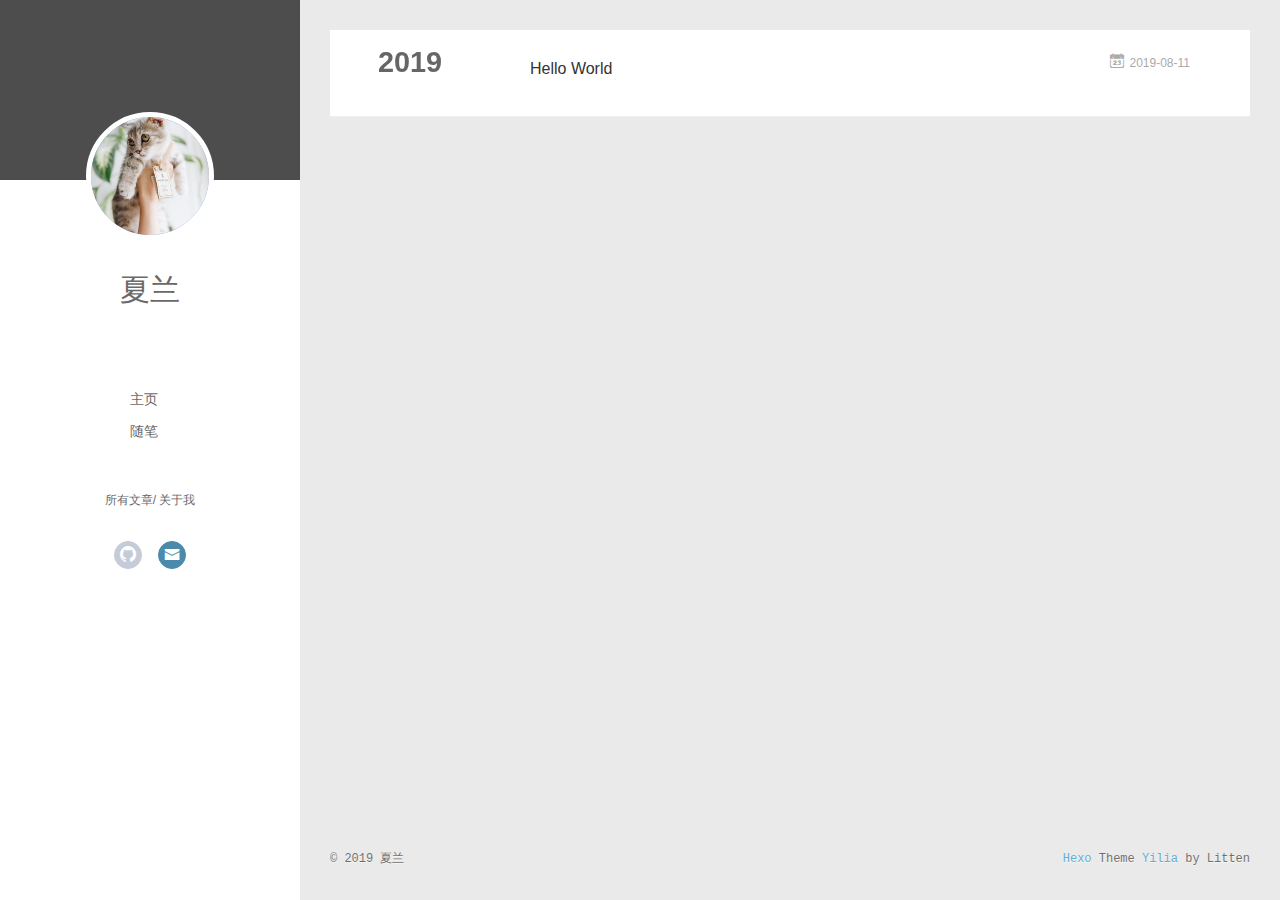
<file: archives/2019/08/index.html>
<!DOCTYPE html>
<html>
<head><meta name="generator" content="Hexo 3.9.0">
  <meta charset="utf-8">
  
  <meta name="renderer" content="webkit">
  <meta http-equiv="X-UA-Compatible" content="IE=edge">
  <link rel="dns-prefetch" href="https://ixialan.github.io">
  <title>Archives: 2019/8 | 夏兰的博客</title>
  <meta name="viewport" content="width=device-width, initial-scale=1, maximum-scale=1">
  <meta name="keywords" content="博客">
<meta property="og:type" content="website">
<meta property="og:title" content="夏兰的博客">
<meta property="og:url" content="https://ixialan.github.io/archives/2019/08/index.html">
<meta property="og:site_name" content="夏兰的博客">
<meta property="og:locale" content="zh-Hans">
<meta name="twitter:card" content="summary">
<meta name="twitter:title" content="夏兰的博客">
  
    <link rel="alternative" href="/atom.xml" title="夏兰的博客" type="application/atom+xml">
  
  
    <link rel="icon" href="/img/favicon1.ico">
  
  <link rel="stylesheet" type="text/css" href="/./main.0cf68a.css">
  <style type="text/css">
  
    #container.show {
      background: linear-gradient(200deg,#a0cfe4,#e8c37e);
    }
  </style>
  

  

</head>
</html>
<body>
  <div id="container" q-class="show:isCtnShow">
    <canvas id="anm-canvas" class="anm-canvas"></canvas>
    <div class="left-col" q-class="show:isShow">
      
<div class="overlay" style="background: #4d4d4d"></div>
<div class="intrude-less">
	<header id="header" class="inner">
		<a href="/" class="profilepic">
			<img src="/img/avatar1.jpg" class="js-avatar">
		</a>
		<hgroup>
		  <h1 class="header-author"><a href="/">夏兰</a></h1>
		</hgroup>
		

		<nav class="header-menu">
			<ul>
			
				<li><a href="/">主页</a></li>
	        
				<li><a href="/tags/随笔/">随笔</a></li>
	        
			</ul>
		</nav>
		<nav class="header-smart-menu">
    		
    			
    			<a q-on="click: openSlider(e, 'innerArchive')" href="javascript:void(0)">所有文章</a>
    			
            
    			
    			<a q-on="click: openSlider(e, 'aboutme')" href="javascript:void(0)">关于我</a>
    			
            
		</nav>
		<nav class="header-nav">
			<div class="social">
				
					<a class="github" target="_blank" href="https://github.com/ixialan" title="github"><i class="icon-github"></i></a>
		        
					<a class="mail" target="_blank" href="mailto:985616959@qq.com" title="mail"><i class="icon-mail"></i></a>
		        
			</div>
		</nav>
	</header>		
</div>

    </div>
    <div class="mid-col" q-class="show:isShow,hide:isShow|isFalse">
      
<nav id="mobile-nav">
  	<div class="overlay js-overlay" style="background: #4d4d4d"></div>
	<div class="btnctn js-mobile-btnctn">
  		<div class="slider-trigger list" q-on="click: openSlider(e)"><i class="icon icon-sort"></i></div>
	</div>
	<div class="intrude-less">
		<header id="header" class="inner">
			<div class="profilepic">
				<img src="/img/avatar1.jpg" class="js-avatar">
			</div>
			<hgroup>
			  <h1 class="header-author js-header-author">夏兰</h1>
			</hgroup>
			
			
			
				
			
				
			
			
			
			<nav class="header-nav">
				<div class="social">
					
						<a class="github" target="_blank" href="https://github.com/ixialan" title="github"><i class="icon-github"></i></a>
			        
						<a class="mail" target="_blank" href="mailto:985616959@qq.com" title="mail"><i class="icon-mail"></i></a>
			        
				</div>
			</nav>

			<nav class="header-menu js-header-menu">
				<ul style="width: 50%">
				
				
					<li style="width: 50%"><a href="/">主页</a></li>
		        
					<li style="width: 50%"><a href="/tags/随笔/">随笔</a></li>
		        
				</ul>
			</nav>
		</header>				
	</div>
	<div class="mobile-mask" style="display:none" q-show="isShow"></div>
</nav>

      <div id="wrapper" class="body-wrap">
        <div class="menu-l">
          <div class="canvas-wrap">
            <canvas data-colors="#eaeaea" data-sectionHeight="100" data-contentId="js-content" id="myCanvas1" class="anm-canvas"></canvas>
          </div>
          <div id="js-content" class="content-ll">
            
  
  
    
    
      
      
      <section class="archives-wrap">
        <div class="archive-year-wrap">
          <a href="/archives/2019" class="archive-year">2019</a>
        </div>
        <div class="archives">
    
    <article class="archive-article archive-type-post">
  <div class="archive-article-inner">
    <header class="archive-article-header">
      	<div class="article-meta">
	      	<a href="/2019/08/11/hello-world/" class="archive-article-date">
  	<time datetime="2019-08-11T13:20:27.662Z" itemprop="datePublished"><i class="icon-calendar icon"></i>2019-08-11</time>
</a>
        </div>
    	 
  
    <h1 itemprop="name">
      <a class="archive-article-title" href="/2019/08/11/hello-world/">Hello World</a>
    </h1>
  

        <div class="article-info info-on-right">
          
          

        </div>
        <div class="clearfix"></div>
    </header>
  </div>
</article>
  
  
    </div></section>
  

    


          </div>
        </div>
      </div>
      <footer id="footer">
  <div class="outer">
    <div id="footer-info">
    	<div class="footer-left">
    		&copy; 2019 夏兰
    	</div>
      	<div class="footer-right">
      		<a href="http://hexo.io/" target="_blank">Hexo</a>  Theme <a href="https://github.com/litten/hexo-theme-yilia" target="_blank">Yilia</a> by Litten
      	</div>
    </div>
  </div>
</footer>
    </div>
    <script>
	var yiliaConfig = {
		mathjax: false,
		isHome: false,
		isPost: false,
		isArchive: true,
		isTag: false,
		isCategory: false,
		open_in_new: false,
		toc_hide_index: true,
		root: "/",
		innerArchive: true,
		showTags: false
	}
</script>

<script>!function(t){function n(e){if(r[e])return r[e].exports;var i=r[e]={exports:{},id:e,loaded:!1};return t[e].call(i.exports,i,i.exports,n),i.loaded=!0,i.exports}var r={};n.m=t,n.c=r,n.p="./",n(0)}([function(t,n,r){r(195),t.exports=r(191)},function(t,n,r){var e=r(3),i=r(52),o=r(27),u=r(28),c=r(53),f="prototype",a=function(t,n,r){var s,l,h,v,p=t&a.F,d=t&a.G,y=t&a.S,g=t&a.P,b=t&a.B,m=d?e:y?e[n]||(e[n]={}):(e[n]||{})[f],x=d?i:i[n]||(i[n]={}),w=x[f]||(x[f]={});d&&(r=n);for(s in r)l=!p&&m&&void 0!==m[s],h=(l?m:r)[s],v=b&&l?c(h,e):g&&"function"==typeof h?c(Function.call,h):h,m&&u(m,s,h,t&a.U),x[s]!=h&&o(x,s,v),g&&w[s]!=h&&(w[s]=h)};e.core=i,a.F=1,a.G=2,a.S=4,a.P=8,a.B=16,a.W=32,a.U=64,a.R=128,t.exports=a},function(t,n,r){var e=r(6);t.exports=function(t){if(!e(t))throw TypeError(t+" is not an object!");return t}},function(t,n){var r=t.exports="undefined"!=typeof window&&window.Math==Math?window:"undefined"!=typeof self&&self.Math==Math?self:Function("return this")();"number"==typeof __g&&(__g=r)},function(t,n){t.exports=function(t){try{return!!t()}catch(t){return!0}}},function(t,n){var r=t.exports="undefined"!=typeof window&&window.Math==Math?window:"undefined"!=typeof self&&self.Math==Math?self:Function("return this")();"number"==typeof __g&&(__g=r)},function(t,n){t.exports=function(t){return"object"==typeof t?null!==t:"function"==typeof t}},function(t,n,r){var e=r(126)("wks"),i=r(76),o=r(3).Symbol,u="function"==typeof o;(t.exports=function(t){return e[t]||(e[t]=u&&o[t]||(u?o:i)("Symbol."+t))}).store=e},function(t,n){var r={}.hasOwnProperty;t.exports=function(t,n){return r.call(t,n)}},function(t,n,r){var e=r(94),i=r(33);t.exports=function(t){return e(i(t))}},function(t,n,r){t.exports=!r(4)(function(){return 7!=Object.defineProperty({},"a",{get:function(){return 7}}).a})},function(t,n,r){var e=r(2),i=r(167),o=r(50),u=Object.defineProperty;n.f=r(10)?Object.defineProperty:function(t,n,r){if(e(t),n=o(n,!0),e(r),i)try{return u(t,n,r)}catch(t){}if("get"in r||"set"in r)throw TypeError("Accessors not supported!");return"value"in r&&(t[n]=r.value),t}},function(t,n,r){t.exports=!r(18)(function(){return 7!=Object.defineProperty({},"a",{get:function(){return 7}}).a})},function(t,n,r){var e=r(14),i=r(22);t.exports=r(12)?function(t,n,r){return e.f(t,n,i(1,r))}:function(t,n,r){return t[n]=r,t}},function(t,n,r){var e=r(20),i=r(58),o=r(42),u=Object.defineProperty;n.f=r(12)?Object.defineProperty:function(t,n,r){if(e(t),n=o(n,!0),e(r),i)try{return u(t,n,r)}catch(t){}if("get"in r||"set"in r)throw TypeError("Accessors not supported!");return"value"in r&&(t[n]=r.value),t}},function(t,n,r){var e=r(40)("wks"),i=r(23),o=r(5).Symbol,u="function"==typeof o;(t.exports=function(t){return e[t]||(e[t]=u&&o[t]||(u?o:i)("Symbol."+t))}).store=e},function(t,n,r){var e=r(67),i=Math.min;t.exports=function(t){return t>0?i(e(t),9007199254740991):0}},function(t,n,r){var e=r(46);t.exports=function(t){return Object(e(t))}},function(t,n){t.exports=function(t){try{return!!t()}catch(t){return!0}}},function(t,n,r){var e=r(63),i=r(34);t.exports=Object.keys||function(t){return e(t,i)}},function(t,n,r){var e=r(21);t.exports=function(t){if(!e(t))throw TypeError(t+" is not an object!");return t}},function(t,n){t.exports=function(t){return"object"==typeof t?null!==t:"function"==typeof t}},function(t,n){t.exports=function(t,n){return{enumerable:!(1&t),configurable:!(2&t),writable:!(4&t),value:n}}},function(t,n){var r=0,e=Math.random();t.exports=function(t){return"Symbol(".concat(void 0===t?"":t,")_",(++r+e).toString(36))}},function(t,n){var r={}.hasOwnProperty;t.exports=function(t,n){return r.call(t,n)}},function(t,n){var r=t.exports={version:"2.4.0"};"number"==typeof __e&&(__e=r)},function(t,n){t.exports=function(t){if("function"!=typeof t)throw TypeError(t+" is not a function!");return t}},function(t,n,r){var e=r(11),i=r(66);t.exports=r(10)?function(t,n,r){return e.f(t,n,i(1,r))}:function(t,n,r){return t[n]=r,t}},function(t,n,r){var e=r(3),i=r(27),o=r(24),u=r(76)("src"),c="toString",f=Function[c],a=(""+f).split(c);r(52).inspectSource=function(t){return f.call(t)},(t.exports=function(t,n,r,c){var f="function"==typeof r;f&&(o(r,"name")||i(r,"name",n)),t[n]!==r&&(f&&(o(r,u)||i(r,u,t[n]?""+t[n]:a.join(String(n)))),t===e?t[n]=r:c?t[n]?t[n]=r:i(t,n,r):(delete t[n],i(t,n,r)))})(Function.prototype,c,function(){return"function"==typeof this&&this[u]||f.call(this)})},function(t,n,r){var e=r(1),i=r(4),o=r(46),u=function(t,n,r,e){var i=String(o(t)),u="<"+n;return""!==r&&(u+=" "+r+'="'+String(e).replace(/"/g,"&quot;")+'"'),u+">"+i+"</"+n+">"};t.exports=function(t,n){var r={};r[t]=n(u),e(e.P+e.F*i(function(){var n=""[t]('"');return n!==n.toLowerCase()||n.split('"').length>3}),"String",r)}},function(t,n,r){var e=r(115),i=r(46);t.exports=function(t){return e(i(t))}},function(t,n,r){var e=r(116),i=r(66),o=r(30),u=r(50),c=r(24),f=r(167),a=Object.getOwnPropertyDescriptor;n.f=r(10)?a:function(t,n){if(t=o(t),n=u(n,!0),f)try{return a(t,n)}catch(t){}if(c(t,n))return i(!e.f.call(t,n),t[n])}},function(t,n,r){var e=r(24),i=r(17),o=r(145)("IE_PROTO"),u=Object.prototype;t.exports=Object.getPrototypeOf||function(t){return t=i(t),e(t,o)?t[o]:"function"==typeof t.constructor&&t instanceof t.constructor?t.constructor.prototype:t instanceof Object?u:null}},function(t,n){t.exports=function(t){if(void 0==t)throw TypeError("Can't call method on  "+t);return t}},function(t,n){t.exports="constructor,hasOwnProperty,isPrototypeOf,propertyIsEnumerable,toLocaleString,toString,valueOf".split(",")},function(t,n){t.exports={}},function(t,n){t.exports=!0},function(t,n){n.f={}.propertyIsEnumerable},function(t,n,r){var e=r(14).f,i=r(8),o=r(15)("toStringTag");t.exports=function(t,n,r){t&&!i(t=r?t:t.prototype,o)&&e(t,o,{configurable:!0,value:n})}},function(t,n,r){var e=r(40)("keys"),i=r(23);t.exports=function(t){return e[t]||(e[t]=i(t))}},function(t,n,r){var e=r(5),i="__core-js_shared__",o=e[i]||(e[i]={});t.exports=function(t){return o[t]||(o[t]={})}},function(t,n){var r=Math.ceil,e=Math.floor;t.exports=function(t){return isNaN(t=+t)?0:(t>0?e:r)(t)}},function(t,n,r){var e=r(21);t.exports=function(t,n){if(!e(t))return t;var r,i;if(n&&"function"==typeof(r=t.toString)&&!e(i=r.call(t)))return i;if("function"==typeof(r=t.valueOf)&&!e(i=r.call(t)))return i;if(!n&&"function"==typeof(r=t.toString)&&!e(i=r.call(t)))return i;throw TypeError("Can't convert object to primitive value")}},function(t,n,r){var e=r(5),i=r(25),o=r(36),u=r(44),c=r(14).f;t.exports=function(t){var n=i.Symbol||(i.Symbol=o?{}:e.Symbol||{});"_"==t.charAt(0)||t in n||c(n,t,{value:u.f(t)})}},function(t,n,r){n.f=r(15)},function(t,n){var r={}.toString;t.exports=function(t){return r.call(t).slice(8,-1)}},function(t,n){t.exports=function(t){if(void 0==t)throw TypeError("Can't call method on  "+t);return t}},function(t,n,r){var e=r(4);t.exports=function(t,n){return!!t&&e(function(){n?t.call(null,function(){},1):t.call(null)})}},function(t,n,r){var e=r(53),i=r(115),o=r(17),u=r(16),c=r(203);t.exports=function(t,n){var r=1==t,f=2==t,a=3==t,s=4==t,l=6==t,h=5==t||l,v=n||c;return function(n,c,p){for(var d,y,g=o(n),b=i(g),m=e(c,p,3),x=u(b.length),w=0,S=r?v(n,x):f?v(n,0):void 0;x>w;w++)if((h||w in b)&&(d=b[w],y=m(d,w,g),t))if(r)S[w]=y;else if(y)switch(t){case 3:return!0;case 5:return d;case 6:return w;case 2:S.push(d)}else if(s)return!1;return l?-1:a||s?s:S}}},function(t,n,r){var e=r(1),i=r(52),o=r(4);t.exports=function(t,n){var r=(i.Object||{})[t]||Object[t],u={};u[t]=n(r),e(e.S+e.F*o(function(){r(1)}),"Object",u)}},function(t,n,r){var e=r(6);t.exports=function(t,n){if(!e(t))return t;var r,i;if(n&&"function"==typeof(r=t.toString)&&!e(i=r.call(t)))return i;if("function"==typeof(r=t.valueOf)&&!e(i=r.call(t)))return i;if(!n&&"function"==typeof(r=t.toString)&&!e(i=r.call(t)))return i;throw TypeError("Can't convert object to primitive value")}},function(t,n,r){var e=r(5),i=r(25),o=r(91),u=r(13),c="prototype",f=function(t,n,r){var a,s,l,h=t&f.F,v=t&f.G,p=t&f.S,d=t&f.P,y=t&f.B,g=t&f.W,b=v?i:i[n]||(i[n]={}),m=b[c],x=v?e:p?e[n]:(e[n]||{})[c];v&&(r=n);for(a in r)(s=!h&&x&&void 0!==x[a])&&a in b||(l=s?x[a]:r[a],b[a]=v&&"function"!=typeof x[a]?r[a]:y&&s?o(l,e):g&&x[a]==l?function(t){var n=function(n,r,e){if(this instanceof t){switch(arguments.length){case 0:return new t;case 1:return new t(n);case 2:return new t(n,r)}return new t(n,r,e)}return t.apply(this,arguments)};return n[c]=t[c],n}(l):d&&"function"==typeof l?o(Function.call,l):l,d&&((b.virtual||(b.virtual={}))[a]=l,t&f.R&&m&&!m[a]&&u(m,a,l)))};f.F=1,f.G=2,f.S=4,f.P=8,f.B=16,f.W=32,f.U=64,f.R=128,t.exports=f},function(t,n){var r=t.exports={version:"2.4.0"};"number"==typeof __e&&(__e=r)},function(t,n,r){var e=r(26);t.exports=function(t,n,r){if(e(t),void 0===n)return t;switch(r){case 1:return function(r){return t.call(n,r)};case 2:return function(r,e){return t.call(n,r,e)};case 3:return function(r,e,i){return t.call(n,r,e,i)}}return function(){return t.apply(n,arguments)}}},function(t,n,r){var e=r(183),i=r(1),o=r(126)("metadata"),u=o.store||(o.store=new(r(186))),c=function(t,n,r){var i=u.get(t);if(!i){if(!r)return;u.set(t,i=new e)}var o=i.get(n);if(!o){if(!r)return;i.set(n,o=new e)}return o},f=function(t,n,r){var e=c(n,r,!1);return void 0!==e&&e.has(t)},a=function(t,n,r){var e=c(n,r,!1);return void 0===e?void 0:e.get(t)},s=function(t,n,r,e){c(r,e,!0).set(t,n)},l=function(t,n){var r=c(t,n,!1),e=[];return r&&r.forEach(function(t,n){e.push(n)}),e},h=function(t){return void 0===t||"symbol"==typeof t?t:String(t)},v=function(t){i(i.S,"Reflect",t)};t.exports={store:u,map:c,has:f,get:a,set:s,keys:l,key:h,exp:v}},function(t,n,r){"use strict";if(r(10)){var e=r(69),i=r(3),o=r(4),u=r(1),c=r(127),f=r(152),a=r(53),s=r(68),l=r(66),h=r(27),v=r(73),p=r(67),d=r(16),y=r(75),g=r(50),b=r(24),m=r(180),x=r(114),w=r(6),S=r(17),_=r(137),O=r(70),E=r(32),P=r(71).f,j=r(154),F=r(76),M=r(7),A=r(48),N=r(117),T=r(146),I=r(155),k=r(80),L=r(123),R=r(74),C=r(130),D=r(160),U=r(11),W=r(31),G=U.f,B=W.f,V=i.RangeError,z=i.TypeError,q=i.Uint8Array,K="ArrayBuffer",J="Shared"+K,Y="BYTES_PER_ELEMENT",H="prototype",$=Array[H],X=f.ArrayBuffer,Q=f.DataView,Z=A(0),tt=A(2),nt=A(3),rt=A(4),et=A(5),it=A(6),ot=N(!0),ut=N(!1),ct=I.values,ft=I.keys,at=I.entries,st=$.lastIndexOf,lt=$.reduce,ht=$.reduceRight,vt=$.join,pt=$.sort,dt=$.slice,yt=$.toString,gt=$.toLocaleString,bt=M("iterator"),mt=M("toStringTag"),xt=F("typed_constructor"),wt=F("def_constructor"),St=c.CONSTR,_t=c.TYPED,Ot=c.VIEW,Et="Wrong length!",Pt=A(1,function(t,n){return Tt(T(t,t[wt]),n)}),jt=o(function(){return 1===new q(new Uint16Array([1]).buffer)[0]}),Ft=!!q&&!!q[H].set&&o(function(){new q(1).set({})}),Mt=function(t,n){if(void 0===t)throw z(Et);var r=+t,e=d(t);if(n&&!m(r,e))throw V(Et);return e},At=function(t,n){var r=p(t);if(r<0||r%n)throw V("Wrong offset!");return r},Nt=function(t){if(w(t)&&_t in t)return t;throw z(t+" is not a typed array!")},Tt=function(t,n){if(!(w(t)&&xt in t))throw z("It is not a typed array constructor!");return new t(n)},It=function(t,n){return kt(T(t,t[wt]),n)},kt=function(t,n){for(var r=0,e=n.length,i=Tt(t,e);e>r;)i[r]=n[r++];return i},Lt=function(t,n,r){G(t,n,{get:function(){return this._d[r]}})},Rt=function(t){var n,r,e,i,o,u,c=S(t),f=arguments.length,s=f>1?arguments[1]:void 0,l=void 0!==s,h=j(c);if(void 0!=h&&!_(h)){for(u=h.call(c),e=[],n=0;!(o=u.next()).done;n++)e.push(o.value);c=e}for(l&&f>2&&(s=a(s,arguments[2],2)),n=0,r=d(c.length),i=Tt(this,r);r>n;n++)i[n]=l?s(c[n],n):c[n];return i},Ct=function(){for(var t=0,n=arguments.length,r=Tt(this,n);n>t;)r[t]=arguments[t++];return r},Dt=!!q&&o(function(){gt.call(new q(1))}),Ut=function(){return gt.apply(Dt?dt.call(Nt(this)):Nt(this),arguments)},Wt={copyWithin:function(t,n){return D.call(Nt(this),t,n,arguments.length>2?arguments[2]:void 0)},every:function(t){return rt(Nt(this),t,arguments.length>1?arguments[1]:void 0)},fill:function(t){return C.apply(Nt(this),arguments)},filter:function(t){return It(this,tt(Nt(this),t,arguments.length>1?arguments[1]:void 0))},find:function(t){return et(Nt(this),t,arguments.length>1?arguments[1]:void 0)},findIndex:function(t){return it(Nt(this),t,arguments.length>1?arguments[1]:void 0)},forEach:function(t){Z(Nt(this),t,arguments.length>1?arguments[1]:void 0)},indexOf:function(t){return ut(Nt(this),t,arguments.length>1?arguments[1]:void 0)},includes:function(t){return ot(Nt(this),t,arguments.length>1?arguments[1]:void 0)},join:function(t){return vt.apply(Nt(this),arguments)},lastIndexOf:function(t){return st.apply(Nt(this),arguments)},map:function(t){return Pt(Nt(this),t,arguments.length>1?arguments[1]:void 0)},reduce:function(t){return lt.apply(Nt(this),arguments)},reduceRight:function(t){return ht.apply(Nt(this),arguments)},reverse:function(){for(var t,n=this,r=Nt(n).length,e=Math.floor(r/2),i=0;i<e;)t=n[i],n[i++]=n[--r],n[r]=t;return n},some:function(t){return nt(Nt(this),t,arguments.length>1?arguments[1]:void 0)},sort:function(t){return pt.call(Nt(this),t)},subarray:function(t,n){var r=Nt(this),e=r.length,i=y(t,e);return new(T(r,r[wt]))(r.buffer,r.byteOffset+i*r.BYTES_PER_ELEMENT,d((void 0===n?e:y(n,e))-i))}},Gt=function(t,n){return It(this,dt.call(Nt(this),t,n))},Bt=function(t){Nt(this);var n=At(arguments[1],1),r=this.length,e=S(t),i=d(e.length),o=0;if(i+n>r)throw V(Et);for(;o<i;)this[n+o]=e[o++]},Vt={entries:function(){return at.call(Nt(this))},keys:function(){return ft.call(Nt(this))},values:function(){return ct.call(Nt(this))}},zt=function(t,n){return w(t)&&t[_t]&&"symbol"!=typeof n&&n in t&&String(+n)==String(n)},qt=function(t,n){return zt(t,n=g(n,!0))?l(2,t[n]):B(t,n)},Kt=function(t,n,r){return!(zt(t,n=g(n,!0))&&w(r)&&b(r,"value"))||b(r,"get")||b(r,"set")||r.configurable||b(r,"writable")&&!r.writable||b(r,"enumerable")&&!r.enumerable?G(t,n,r):(t[n]=r.value,t)};St||(W.f=qt,U.f=Kt),u(u.S+u.F*!St,"Object",{getOwnPropertyDescriptor:qt,defineProperty:Kt}),o(function(){yt.call({})})&&(yt=gt=function(){return vt.call(this)});var Jt=v({},Wt);v(Jt,Vt),h(Jt,bt,Vt.values),v(Jt,{slice:Gt,set:Bt,constructor:function(){},toString:yt,toLocaleString:Ut}),Lt(Jt,"buffer","b"),Lt(Jt,"byteOffset","o"),Lt(Jt,"byteLength","l"),Lt(Jt,"length","e"),G(Jt,mt,{get:function(){return this[_t]}}),t.exports=function(t,n,r,f){f=!!f;var a=t+(f?"Clamped":"")+"Array",l="Uint8Array"!=a,v="get"+t,p="set"+t,y=i[a],g=y||{},b=y&&E(y),m=!y||!c.ABV,S={},_=y&&y[H],j=function(t,r){var e=t._d;return e.v[v](r*n+e.o,jt)},F=function(t,r,e){var i=t._d;f&&(e=(e=Math.round(e))<0?0:e>255?255:255&e),i.v[p](r*n+i.o,e,jt)},M=function(t,n){G(t,n,{get:function(){return j(this,n)},set:function(t){return F(this,n,t)},enumerable:!0})};m?(y=r(function(t,r,e,i){s(t,y,a,"_d");var o,u,c,f,l=0,v=0;if(w(r)){if(!(r instanceof X||(f=x(r))==K||f==J))return _t in r?kt(y,r):Rt.call(y,r);o=r,v=At(e,n);var p=r.byteLength;if(void 0===i){if(p%n)throw V(Et);if((u=p-v)<0)throw V(Et)}else if((u=d(i)*n)+v>p)throw V(Et);c=u/n}else c=Mt(r,!0),u=c*n,o=new X(u);for(h(t,"_d",{b:o,o:v,l:u,e:c,v:new Q(o)});l<c;)M(t,l++)}),_=y[H]=O(Jt),h(_,"constructor",y)):L(function(t){new y(null),new y(t)},!0)||(y=r(function(t,r,e,i){s(t,y,a);var o;return w(r)?r instanceof X||(o=x(r))==K||o==J?void 0!==i?new g(r,At(e,n),i):void 0!==e?new g(r,At(e,n)):new g(r):_t in r?kt(y,r):Rt.call(y,r):new g(Mt(r,l))}),Z(b!==Function.prototype?P(g).concat(P(b)):P(g),function(t){t in y||h(y,t,g[t])}),y[H]=_,e||(_.constructor=y));var A=_[bt],N=!!A&&("values"==A.name||void 0==A.name),T=Vt.values;h(y,xt,!0),h(_,_t,a),h(_,Ot,!0),h(_,wt,y),(f?new y(1)[mt]==a:mt in _)||G(_,mt,{get:function(){return a}}),S[a]=y,u(u.G+u.W+u.F*(y!=g),S),u(u.S,a,{BYTES_PER_ELEMENT:n,from:Rt,of:Ct}),Y in _||h(_,Y,n),u(u.P,a,Wt),R(a),u(u.P+u.F*Ft,a,{set:Bt}),u(u.P+u.F*!N,a,Vt),u(u.P+u.F*(_.toString!=yt),a,{toString:yt}),u(u.P+u.F*o(function(){new y(1).slice()}),a,{slice:Gt}),u(u.P+u.F*(o(function(){return[1,2].toLocaleString()!=new y([1,2]).toLocaleString()})||!o(function(){_.toLocaleString.call([1,2])})),a,{toLocaleString:Ut}),k[a]=N?A:T,e||N||h(_,bt,T)}}else t.exports=function(){}},function(t,n){var r={}.toString;t.exports=function(t){return r.call(t).slice(8,-1)}},function(t,n,r){var e=r(21),i=r(5).document,o=e(i)&&e(i.createElement);t.exports=function(t){return o?i.createElement(t):{}}},function(t,n,r){t.exports=!r(12)&&!r(18)(function(){return 7!=Object.defineProperty(r(57)("div"),"a",{get:function(){return 7}}).a})},function(t,n,r){"use strict";var e=r(36),i=r(51),o=r(64),u=r(13),c=r(8),f=r(35),a=r(96),s=r(38),l=r(103),h=r(15)("iterator"),v=!([].keys&&"next"in[].keys()),p="keys",d="values",y=function(){return this};t.exports=function(t,n,r,g,b,m,x){a(r,n,g);var w,S,_,O=function(t){if(!v&&t in F)return F[t];switch(t){case p:case d:return function(){return new r(this,t)}}return function(){return new r(this,t)}},E=n+" Iterator",P=b==d,j=!1,F=t.prototype,M=F[h]||F["@@iterator"]||b&&F[b],A=M||O(b),N=b?P?O("entries"):A:void 0,T="Array"==n?F.entries||M:M;if(T&&(_=l(T.call(new t)))!==Object.prototype&&(s(_,E,!0),e||c(_,h)||u(_,h,y)),P&&M&&M.name!==d&&(j=!0,A=function(){return M.call(this)}),e&&!x||!v&&!j&&F[h]||u(F,h,A),f[n]=A,f[E]=y,b)if(w={values:P?A:O(d),keys:m?A:O(p),entries:N},x)for(S in w)S in F||o(F,S,w[S]);else i(i.P+i.F*(v||j),n,w);return w}},function(t,n,r){var e=r(20),i=r(100),o=r(34),u=r(39)("IE_PROTO"),c=function(){},f="prototype",a=function(){var t,n=r(57)("iframe"),e=o.length;for(n.style.display="none",r(93).appendChild(n),n.src="javascript:",t=n.contentWindow.document,t.open(),t.write("<script>document.F=Object<\/script>"),t.close(),a=t.F;e--;)delete a[f][o[e]];return a()};t.exports=Object.create||function(t,n){var r;return null!==t?(c[f]=e(t),r=new c,c[f]=null,r[u]=t):r=a(),void 0===n?r:i(r,n)}},function(t,n,r){var e=r(63),i=r(34).concat("length","prototype");n.f=Object.getOwnPropertyNames||function(t){return e(t,i)}},function(t,n){n.f=Object.getOwnPropertySymbols},function(t,n,r){var e=r(8),i=r(9),o=r(90)(!1),u=r(39)("IE_PROTO");t.exports=function(t,n){var r,c=i(t),f=0,a=[];for(r in c)r!=u&&e(c,r)&&a.push(r);for(;n.length>f;)e(c,r=n[f++])&&(~o(a,r)||a.push(r));return a}},function(t,n,r){t.exports=r(13)},function(t,n,r){var e=r(76)("meta"),i=r(6),o=r(24),u=r(11).f,c=0,f=Object.isExtensible||function(){return!0},a=!r(4)(function(){return f(Object.preventExtensions({}))}),s=function(t){u(t,e,{value:{i:"O"+ ++c,w:{}}})},l=function(t,n){if(!i(t))return"symbol"==typeof t?t:("string"==typeof t?"S":"P")+t;if(!o(t,e)){if(!f(t))return"F";if(!n)return"E";s(t)}return t[e].i},h=function(t,n){if(!o(t,e)){if(!f(t))return!0;if(!n)return!1;s(t)}return t[e].w},v=function(t){return a&&p.NEED&&f(t)&&!o(t,e)&&s(t),t},p=t.exports={KEY:e,NEED:!1,fastKey:l,getWeak:h,onFreeze:v}},function(t,n){t.exports=function(t,n){return{enumerable:!(1&t),configurable:!(2&t),writable:!(4&t),value:n}}},function(t,n){var r=Math.ceil,e=Math.floor;t.exports=function(t){return isNaN(t=+t)?0:(t>0?e:r)(t)}},function(t,n){t.exports=function(t,n,r,e){if(!(t instanceof n)||void 0!==e&&e in t)throw TypeError(r+": incorrect invocation!");return t}},function(t,n){t.exports=!1},function(t,n,r){var e=r(2),i=r(173),o=r(133),u=r(145)("IE_PROTO"),c=function(){},f="prototype",a=function(){var t,n=r(132)("iframe"),e=o.length;for(n.style.display="none",r(135).appendChild(n),n.src="javascript:",t=n.contentWindow.document,t.open(),t.write("<script>document.F=Object<\/script>"),t.close(),a=t.F;e--;)delete a[f][o[e]];return a()};t.exports=Object.create||function(t,n){var r;return null!==t?(c[f]=e(t),r=new c,c[f]=null,r[u]=t):r=a(),void 0===n?r:i(r,n)}},function(t,n,r){var e=r(175),i=r(133).concat("length","prototype");n.f=Object.getOwnPropertyNames||function(t){return e(t,i)}},function(t,n,r){var e=r(175),i=r(133);t.exports=Object.keys||function(t){return e(t,i)}},function(t,n,r){var e=r(28);t.exports=function(t,n,r){for(var i in n)e(t,i,n[i],r);return t}},function(t,n,r){"use strict";var e=r(3),i=r(11),o=r(10),u=r(7)("species");t.exports=function(t){var n=e[t];o&&n&&!n[u]&&i.f(n,u,{configurable:!0,get:function(){return this}})}},function(t,n,r){var e=r(67),i=Math.max,o=Math.min;t.exports=function(t,n){return t=e(t),t<0?i(t+n,0):o(t,n)}},function(t,n){var r=0,e=Math.random();t.exports=function(t){return"Symbol(".concat(void 0===t?"":t,")_",(++r+e).toString(36))}},function(t,n,r){var e=r(33);t.exports=function(t){return Object(e(t))}},function(t,n,r){var e=r(7)("unscopables"),i=Array.prototype;void 0==i[e]&&r(27)(i,e,{}),t.exports=function(t){i[e][t]=!0}},function(t,n,r){var e=r(53),i=r(169),o=r(137),u=r(2),c=r(16),f=r(154),a={},s={},n=t.exports=function(t,n,r,l,h){var v,p,d,y,g=h?function(){return t}:f(t),b=e(r,l,n?2:1),m=0;if("function"!=typeof g)throw TypeError(t+" is not iterable!");if(o(g)){for(v=c(t.length);v>m;m++)if((y=n?b(u(p=t[m])[0],p[1]):b(t[m]))===a||y===s)return y}else for(d=g.call(t);!(p=d.next()).done;)if((y=i(d,b,p.value,n))===a||y===s)return y};n.BREAK=a,n.RETURN=s},function(t,n){t.exports={}},function(t,n,r){var e=r(11).f,i=r(24),o=r(7)("toStringTag");t.exports=function(t,n,r){t&&!i(t=r?t:t.prototype,o)&&e(t,o,{configurable:!0,value:n})}},function(t,n,r){var e=r(1),i=r(46),o=r(4),u=r(150),c="["+u+"]",f="​",a=RegExp("^"+c+c+"*"),s=RegExp(c+c+"*$"),l=function(t,n,r){var i={},c=o(function(){return!!u[t]()||f[t]()!=f}),a=i[t]=c?n(h):u[t];r&&(i[r]=a),e(e.P+e.F*c,"String",i)},h=l.trim=function(t,n){return t=String(i(t)),1&n&&(t=t.replace(a,"")),2&n&&(t=t.replace(s,"")),t};t.exports=l},function(t,n,r){t.exports={default:r(86),__esModule:!0}},function(t,n,r){t.exports={default:r(87),__esModule:!0}},function(t,n,r){"use strict";function e(t){return t&&t.__esModule?t:{default:t}}n.__esModule=!0;var i=r(84),o=e(i),u=r(83),c=e(u),f="function"==typeof c.default&&"symbol"==typeof o.default?function(t){return typeof t}:function(t){return t&&"function"==typeof c.default&&t.constructor===c.default&&t!==c.default.prototype?"symbol":typeof t};n.default="function"==typeof c.default&&"symbol"===f(o.default)?function(t){return void 0===t?"undefined":f(t)}:function(t){return t&&"function"==typeof c.default&&t.constructor===c.default&&t!==c.default.prototype?"symbol":void 0===t?"undefined":f(t)}},function(t,n,r){r(110),r(108),r(111),r(112),t.exports=r(25).Symbol},function(t,n,r){r(109),r(113),t.exports=r(44).f("iterator")},function(t,n){t.exports=function(t){if("function"!=typeof t)throw TypeError(t+" is not a function!");return t}},function(t,n){t.exports=function(){}},function(t,n,r){var e=r(9),i=r(106),o=r(105);t.exports=function(t){return function(n,r,u){var c,f=e(n),a=i(f.length),s=o(u,a);if(t&&r!=r){for(;a>s;)if((c=f[s++])!=c)return!0}else for(;a>s;s++)if((t||s in f)&&f[s]===r)return t||s||0;return!t&&-1}}},function(t,n,r){var e=r(88);t.exports=function(t,n,r){if(e(t),void 0===n)return t;switch(r){case 1:return function(r){return t.call(n,r)};case 2:return function(r,e){return t.call(n,r,e)};case 3:return function(r,e,i){return t.call(n,r,e,i)}}return function(){return t.apply(n,arguments)}}},function(t,n,r){var e=r(19),i=r(62),o=r(37);t.exports=function(t){var n=e(t),r=i.f;if(r)for(var u,c=r(t),f=o.f,a=0;c.length>a;)f.call(t,u=c[a++])&&n.push(u);return n}},function(t,n,r){t.exports=r(5).document&&document.documentElement},function(t,n,r){var e=r(56);t.exports=Object("z").propertyIsEnumerable(0)?Object:function(t){return"String"==e(t)?t.split(""):Object(t)}},function(t,n,r){var e=r(56);t.exports=Array.isArray||function(t){return"Array"==e(t)}},function(t,n,r){"use strict";var e=r(60),i=r(22),o=r(38),u={};r(13)(u,r(15)("iterator"),function(){return this}),t.exports=function(t,n,r){t.prototype=e(u,{next:i(1,r)}),o(t,n+" Iterator")}},function(t,n){t.exports=function(t,n){return{value:n,done:!!t}}},function(t,n,r){var e=r(19),i=r(9);t.exports=function(t,n){for(var r,o=i(t),u=e(o),c=u.length,f=0;c>f;)if(o[r=u[f++]]===n)return r}},function(t,n,r){var e=r(23)("meta"),i=r(21),o=r(8),u=r(14).f,c=0,f=Object.isExtensible||function(){return!0},a=!r(18)(function(){return f(Object.preventExtensions({}))}),s=function(t){u(t,e,{value:{i:"O"+ ++c,w:{}}})},l=function(t,n){if(!i(t))return"symbol"==typeof t?t:("string"==typeof t?"S":"P")+t;if(!o(t,e)){if(!f(t))return"F";if(!n)return"E";s(t)}return t[e].i},h=function(t,n){if(!o(t,e)){if(!f(t))return!0;if(!n)return!1;s(t)}return t[e].w},v=function(t){return a&&p.NEED&&f(t)&&!o(t,e)&&s(t),t},p=t.exports={KEY:e,NEED:!1,fastKey:l,getWeak:h,onFreeze:v}},function(t,n,r){var e=r(14),i=r(20),o=r(19);t.exports=r(12)?Object.defineProperties:function(t,n){i(t);for(var r,u=o(n),c=u.length,f=0;c>f;)e.f(t,r=u[f++],n[r]);return t}},function(t,n,r){var e=r(37),i=r(22),o=r(9),u=r(42),c=r(8),f=r(58),a=Object.getOwnPropertyDescriptor;n.f=r(12)?a:function(t,n){if(t=o(t),n=u(n,!0),f)try{return a(t,n)}catch(t){}if(c(t,n))return i(!e.f.call(t,n),t[n])}},function(t,n,r){var e=r(9),i=r(61).f,o={}.toString,u="object"==typeof window&&window&&Object.getOwnPropertyNames?Object.getOwnPropertyNames(window):[],c=function(t){try{return i(t)}catch(t){return u.slice()}};t.exports.f=function(t){return u&&"[object Window]"==o.call(t)?c(t):i(e(t))}},function(t,n,r){var e=r(8),i=r(77),o=r(39)("IE_PROTO"),u=Object.prototype;t.exports=Object.getPrototypeOf||function(t){return t=i(t),e(t,o)?t[o]:"function"==typeof t.constructor&&t instanceof t.constructor?t.constructor.prototype:t instanceof Object?u:null}},function(t,n,r){var e=r(41),i=r(33);t.exports=function(t){return function(n,r){var o,u,c=String(i(n)),f=e(r),a=c.length;return f<0||f>=a?t?"":void 0:(o=c.charCodeAt(f),o<55296||o>56319||f+1===a||(u=c.charCodeAt(f+1))<56320||u>57343?t?c.charAt(f):o:t?c.slice(f,f+2):u-56320+(o-55296<<10)+65536)}}},function(t,n,r){var e=r(41),i=Math.max,o=Math.min;t.exports=function(t,n){return t=e(t),t<0?i(t+n,0):o(t,n)}},function(t,n,r){var e=r(41),i=Math.min;t.exports=function(t){return t>0?i(e(t),9007199254740991):0}},function(t,n,r){"use strict";var e=r(89),i=r(97),o=r(35),u=r(9);t.exports=r(59)(Array,"Array",function(t,n){this._t=u(t),this._i=0,this._k=n},function(){var t=this._t,n=this._k,r=this._i++;return!t||r>=t.length?(this._t=void 0,i(1)):"keys"==n?i(0,r):"values"==n?i(0,t[r]):i(0,[r,t[r]])},"values"),o.Arguments=o.Array,e("keys"),e("values"),e("entries")},function(t,n){},function(t,n,r){"use strict";var e=r(104)(!0);r(59)(String,"String",function(t){this._t=String(t),this._i=0},function(){var t,n=this._t,r=this._i;return r>=n.length?{value:void 0,done:!0}:(t=e(n,r),this._i+=t.length,{value:t,done:!1})})},function(t,n,r){"use strict";var e=r(5),i=r(8),o=r(12),u=r(51),c=r(64),f=r(99).KEY,a=r(18),s=r(40),l=r(38),h=r(23),v=r(15),p=r(44),d=r(43),y=r(98),g=r(92),b=r(95),m=r(20),x=r(9),w=r(42),S=r(22),_=r(60),O=r(102),E=r(101),P=r(14),j=r(19),F=E.f,M=P.f,A=O.f,N=e.Symbol,T=e.JSON,I=T&&T.stringify,k="prototype",L=v("_hidden"),R=v("toPrimitive"),C={}.propertyIsEnumerable,D=s("symbol-registry"),U=s("symbols"),W=s("op-symbols"),G=Object[k],B="function"==typeof N,V=e.QObject,z=!V||!V[k]||!V[k].findChild,q=o&&a(function(){return 7!=_(M({},"a",{get:function(){return M(this,"a",{value:7}).a}})).a})?function(t,n,r){var e=F(G,n);e&&delete G[n],M(t,n,r),e&&t!==G&&M(G,n,e)}:M,K=function(t){var n=U[t]=_(N[k]);return n._k=t,n},J=B&&"symbol"==typeof N.iterator?function(t){return"symbol"==typeof t}:function(t){return t instanceof N},Y=function(t,n,r){return t===G&&Y(W,n,r),m(t),n=w(n,!0),m(r),i(U,n)?(r.enumerable?(i(t,L)&&t[L][n]&&(t[L][n]=!1),r=_(r,{enumerable:S(0,!1)})):(i(t,L)||M(t,L,S(1,{})),t[L][n]=!0),q(t,n,r)):M(t,n,r)},H=function(t,n){m(t);for(var r,e=g(n=x(n)),i=0,o=e.length;o>i;)Y(t,r=e[i++],n[r]);return t},$=function(t,n){return void 0===n?_(t):H(_(t),n)},X=function(t){var n=C.call(this,t=w(t,!0));return!(this===G&&i(U,t)&&!i(W,t))&&(!(n||!i(this,t)||!i(U,t)||i(this,L)&&this[L][t])||n)},Q=function(t,n){if(t=x(t),n=w(n,!0),t!==G||!i(U,n)||i(W,n)){var r=F(t,n);return!r||!i(U,n)||i(t,L)&&t[L][n]||(r.enumerable=!0),r}},Z=function(t){for(var n,r=A(x(t)),e=[],o=0;r.length>o;)i(U,n=r[o++])||n==L||n==f||e.push(n);return e},tt=function(t){for(var n,r=t===G,e=A(r?W:x(t)),o=[],u=0;e.length>u;)!i(U,n=e[u++])||r&&!i(G,n)||o.push(U[n]);return o};B||(N=function(){if(this instanceof N)throw TypeError("Symbol is not a constructor!");var t=h(arguments.length>0?arguments[0]:void 0),n=function(r){this===G&&n.call(W,r),i(this,L)&&i(this[L],t)&&(this[L][t]=!1),q(this,t,S(1,r))};return o&&z&&q(G,t,{configurable:!0,set:n}),K(t)},c(N[k],"toString",function(){return this._k}),E.f=Q,P.f=Y,r(61).f=O.f=Z,r(37).f=X,r(62).f=tt,o&&!r(36)&&c(G,"propertyIsEnumerable",X,!0),p.f=function(t){return K(v(t))}),u(u.G+u.W+u.F*!B,{Symbol:N});for(var nt="hasInstance,isConcatSpreadable,iterator,match,replace,search,species,split,toPrimitive,toStringTag,unscopables".split(","),rt=0;nt.length>rt;)v(nt[rt++]);for(var nt=j(v.store),rt=0;nt.length>rt;)d(nt[rt++]);u(u.S+u.F*!B,"Symbol",{for:function(t){return i(D,t+="")?D[t]:D[t]=N(t)},keyFor:function(t){if(J(t))return y(D,t);throw TypeError(t+" is not a symbol!")},useSetter:function(){z=!0},useSimple:function(){z=!1}}),u(u.S+u.F*!B,"Object",{create:$,defineProperty:Y,defineProperties:H,getOwnPropertyDescriptor:Q,getOwnPropertyNames:Z,getOwnPropertySymbols:tt}),T&&u(u.S+u.F*(!B||a(function(){var t=N();return"[null]"!=I([t])||"{}"!=I({a:t})||"{}"!=I(Object(t))})),"JSON",{stringify:function(t){if(void 0!==t&&!J(t)){for(var n,r,e=[t],i=1;arguments.length>i;)e.push(arguments[i++]);return n=e[1],"function"==typeof n&&(r=n),!r&&b(n)||(n=function(t,n){if(r&&(n=r.call(this,t,n)),!J(n))return n}),e[1]=n,I.apply(T,e)}}}),N[k][R]||r(13)(N[k],R,N[k].valueOf),l(N,"Symbol"),l(Math,"Math",!0),l(e.JSON,"JSON",!0)},function(t,n,r){r(43)("asyncIterator")},function(t,n,r){r(43)("observable")},function(t,n,r){r(107);for(var e=r(5),i=r(13),o=r(35),u=r(15)("toStringTag"),c=["NodeList","DOMTokenList","MediaList","StyleSheetList","CSSRuleList"],f=0;f<5;f++){var a=c[f],s=e[a],l=s&&s.prototype;l&&!l[u]&&i(l,u,a),o[a]=o.Array}},function(t,n,r){var e=r(45),i=r(7)("toStringTag"),o="Arguments"==e(function(){return arguments}()),u=function(t,n){try{return t[n]}catch(t){}};t.exports=function(t){var n,r,c;return void 0===t?"Undefined":null===t?"Null":"string"==typeof(r=u(n=Object(t),i))?r:o?e(n):"Object"==(c=e(n))&&"function"==typeof n.callee?"Arguments":c}},function(t,n,r){var e=r(45);t.exports=Object("z").propertyIsEnumerable(0)?Object:function(t){return"String"==e(t)?t.split(""):Object(t)}},function(t,n){n.f={}.propertyIsEnumerable},function(t,n,r){var e=r(30),i=r(16),o=r(75);t.exports=function(t){return function(n,r,u){var c,f=e(n),a=i(f.length),s=o(u,a);if(t&&r!=r){for(;a>s;)if((c=f[s++])!=c)return!0}else for(;a>s;s++)if((t||s in f)&&f[s]===r)return t||s||0;return!t&&-1}}},function(t,n,r){"use strict";var e=r(3),i=r(1),o=r(28),u=r(73),c=r(65),f=r(79),a=r(68),s=r(6),l=r(4),h=r(123),v=r(81),p=r(136);t.exports=function(t,n,r,d,y,g){var b=e[t],m=b,x=y?"set":"add",w=m&&m.prototype,S={},_=function(t){var n=w[t];o(w,t,"delete"==t?function(t){return!(g&&!s(t))&&n.call(this,0===t?0:t)}:"has"==t?function(t){return!(g&&!s(t))&&n.call(this,0===t?0:t)}:"get"==t?function(t){return g&&!s(t)?void 0:n.call(this,0===t?0:t)}:"add"==t?function(t){return n.call(this,0===t?0:t),this}:function(t,r){return n.call(this,0===t?0:t,r),this})};if("function"==typeof m&&(g||w.forEach&&!l(function(){(new m).entries().next()}))){var O=new m,E=O[x](g?{}:-0,1)!=O,P=l(function(){O.has(1)}),j=h(function(t){new m(t)}),F=!g&&l(function(){for(var t=new m,n=5;n--;)t[x](n,n);return!t.has(-0)});j||(m=n(function(n,r){a(n,m,t);var e=p(new b,n,m);return void 0!=r&&f(r,y,e[x],e),e}),m.prototype=w,w.constructor=m),(P||F)&&(_("delete"),_("has"),y&&_("get")),(F||E)&&_(x),g&&w.clear&&delete w.clear}else m=d.getConstructor(n,t,y,x),u(m.prototype,r),c.NEED=!0;return v(m,t),S[t]=m,i(i.G+i.W+i.F*(m!=b),S),g||d.setStrong(m,t,y),m}},function(t,n,r){"use strict";var e=r(27),i=r(28),o=r(4),u=r(46),c=r(7);t.exports=function(t,n,r){var f=c(t),a=r(u,f,""[t]),s=a[0],l=a[1];o(function(){var n={};return n[f]=function(){return 7},7!=""[t](n)})&&(i(String.prototype,t,s),e(RegExp.prototype,f,2==n?function(t,n){return l.call(t,this,n)}:function(t){return l.call(t,this)}))}
},function(t,n,r){"use strict";var e=r(2);t.exports=function(){var t=e(this),n="";return t.global&&(n+="g"),t.ignoreCase&&(n+="i"),t.multiline&&(n+="m"),t.unicode&&(n+="u"),t.sticky&&(n+="y"),n}},function(t,n){t.exports=function(t,n,r){var e=void 0===r;switch(n.length){case 0:return e?t():t.call(r);case 1:return e?t(n[0]):t.call(r,n[0]);case 2:return e?t(n[0],n[1]):t.call(r,n[0],n[1]);case 3:return e?t(n[0],n[1],n[2]):t.call(r,n[0],n[1],n[2]);case 4:return e?t(n[0],n[1],n[2],n[3]):t.call(r,n[0],n[1],n[2],n[3])}return t.apply(r,n)}},function(t,n,r){var e=r(6),i=r(45),o=r(7)("match");t.exports=function(t){var n;return e(t)&&(void 0!==(n=t[o])?!!n:"RegExp"==i(t))}},function(t,n,r){var e=r(7)("iterator"),i=!1;try{var o=[7][e]();o.return=function(){i=!0},Array.from(o,function(){throw 2})}catch(t){}t.exports=function(t,n){if(!n&&!i)return!1;var r=!1;try{var o=[7],u=o[e]();u.next=function(){return{done:r=!0}},o[e]=function(){return u},t(o)}catch(t){}return r}},function(t,n,r){t.exports=r(69)||!r(4)(function(){var t=Math.random();__defineSetter__.call(null,t,function(){}),delete r(3)[t]})},function(t,n){n.f=Object.getOwnPropertySymbols},function(t,n,r){var e=r(3),i="__core-js_shared__",o=e[i]||(e[i]={});t.exports=function(t){return o[t]||(o[t]={})}},function(t,n,r){for(var e,i=r(3),o=r(27),u=r(76),c=u("typed_array"),f=u("view"),a=!(!i.ArrayBuffer||!i.DataView),s=a,l=0,h="Int8Array,Uint8Array,Uint8ClampedArray,Int16Array,Uint16Array,Int32Array,Uint32Array,Float32Array,Float64Array".split(",");l<9;)(e=i[h[l++]])?(o(e.prototype,c,!0),o(e.prototype,f,!0)):s=!1;t.exports={ABV:a,CONSTR:s,TYPED:c,VIEW:f}},function(t,n){"use strict";var r={versions:function(){var t=window.navigator.userAgent;return{trident:t.indexOf("Trident")>-1,presto:t.indexOf("Presto")>-1,webKit:t.indexOf("AppleWebKit")>-1,gecko:t.indexOf("Gecko")>-1&&-1==t.indexOf("KHTML"),mobile:!!t.match(/AppleWebKit.*Mobile.*/),ios:!!t.match(/\(i[^;]+;( U;)? CPU.+Mac OS X/),android:t.indexOf("Android")>-1||t.indexOf("Linux")>-1,iPhone:t.indexOf("iPhone")>-1||t.indexOf("Mac")>-1,iPad:t.indexOf("iPad")>-1,webApp:-1==t.indexOf("Safari"),weixin:-1==t.indexOf("MicroMessenger")}}()};t.exports=r},function(t,n,r){"use strict";var e=r(85),i=function(t){return t&&t.__esModule?t:{default:t}}(e),o=function(){function t(t,n,e){return n||e?String.fromCharCode(n||e):r[t]||t}function n(t){return e[t]}var r={"&quot;":'"',"&lt;":"<","&gt;":">","&amp;":"&","&nbsp;":" "},e={};for(var u in r)e[r[u]]=u;return r["&apos;"]="'",e["'"]="&#39;",{encode:function(t){return t?(""+t).replace(/['<> "&]/g,n).replace(/\r?\n/g,"<br/>").replace(/\s/g,"&nbsp;"):""},decode:function(n){return n?(""+n).replace(/<br\s*\/?>/gi,"\n").replace(/&quot;|&lt;|&gt;|&amp;|&nbsp;|&apos;|&#(\d+);|&#(\d+)/g,t).replace(/\u00a0/g," "):""},encodeBase16:function(t){if(!t)return t;t+="";for(var n=[],r=0,e=t.length;e>r;r++)n.push(t.charCodeAt(r).toString(16).toUpperCase());return n.join("")},encodeBase16forJSON:function(t){if(!t)return t;t=t.replace(/[\u4E00-\u9FBF]/gi,function(t){return escape(t).replace("%u","\\u")});for(var n=[],r=0,e=t.length;e>r;r++)n.push(t.charCodeAt(r).toString(16).toUpperCase());return n.join("")},decodeBase16:function(t){if(!t)return t;t+="";for(var n=[],r=0,e=t.length;e>r;r+=2)n.push(String.fromCharCode("0x"+t.slice(r,r+2)));return n.join("")},encodeObject:function(t){if(t instanceof Array)for(var n=0,r=t.length;r>n;n++)t[n]=o.encodeObject(t[n]);else if("object"==(void 0===t?"undefined":(0,i.default)(t)))for(var e in t)t[e]=o.encodeObject(t[e]);else if("string"==typeof t)return o.encode(t);return t},loadScript:function(t){var n=document.createElement("script");document.getElementsByTagName("body")[0].appendChild(n),n.setAttribute("src",t)},addLoadEvent:function(t){var n=window.onload;"function"!=typeof window.onload?window.onload=t:window.onload=function(){n(),t()}}}}();t.exports=o},function(t,n,r){"use strict";var e=r(17),i=r(75),o=r(16);t.exports=function(t){for(var n=e(this),r=o(n.length),u=arguments.length,c=i(u>1?arguments[1]:void 0,r),f=u>2?arguments[2]:void 0,a=void 0===f?r:i(f,r);a>c;)n[c++]=t;return n}},function(t,n,r){"use strict";var e=r(11),i=r(66);t.exports=function(t,n,r){n in t?e.f(t,n,i(0,r)):t[n]=r}},function(t,n,r){var e=r(6),i=r(3).document,o=e(i)&&e(i.createElement);t.exports=function(t){return o?i.createElement(t):{}}},function(t,n){t.exports="constructor,hasOwnProperty,isPrototypeOf,propertyIsEnumerable,toLocaleString,toString,valueOf".split(",")},function(t,n,r){var e=r(7)("match");t.exports=function(t){var n=/./;try{"/./"[t](n)}catch(r){try{return n[e]=!1,!"/./"[t](n)}catch(t){}}return!0}},function(t,n,r){t.exports=r(3).document&&document.documentElement},function(t,n,r){var e=r(6),i=r(144).set;t.exports=function(t,n,r){var o,u=n.constructor;return u!==r&&"function"==typeof u&&(o=u.prototype)!==r.prototype&&e(o)&&i&&i(t,o),t}},function(t,n,r){var e=r(80),i=r(7)("iterator"),o=Array.prototype;t.exports=function(t){return void 0!==t&&(e.Array===t||o[i]===t)}},function(t,n,r){var e=r(45);t.exports=Array.isArray||function(t){return"Array"==e(t)}},function(t,n,r){"use strict";var e=r(70),i=r(66),o=r(81),u={};r(27)(u,r(7)("iterator"),function(){return this}),t.exports=function(t,n,r){t.prototype=e(u,{next:i(1,r)}),o(t,n+" Iterator")}},function(t,n,r){"use strict";var e=r(69),i=r(1),o=r(28),u=r(27),c=r(24),f=r(80),a=r(139),s=r(81),l=r(32),h=r(7)("iterator"),v=!([].keys&&"next"in[].keys()),p="keys",d="values",y=function(){return this};t.exports=function(t,n,r,g,b,m,x){a(r,n,g);var w,S,_,O=function(t){if(!v&&t in F)return F[t];switch(t){case p:case d:return function(){return new r(this,t)}}return function(){return new r(this,t)}},E=n+" Iterator",P=b==d,j=!1,F=t.prototype,M=F[h]||F["@@iterator"]||b&&F[b],A=M||O(b),N=b?P?O("entries"):A:void 0,T="Array"==n?F.entries||M:M;if(T&&(_=l(T.call(new t)))!==Object.prototype&&(s(_,E,!0),e||c(_,h)||u(_,h,y)),P&&M&&M.name!==d&&(j=!0,A=function(){return M.call(this)}),e&&!x||!v&&!j&&F[h]||u(F,h,A),f[n]=A,f[E]=y,b)if(w={values:P?A:O(d),keys:m?A:O(p),entries:N},x)for(S in w)S in F||o(F,S,w[S]);else i(i.P+i.F*(v||j),n,w);return w}},function(t,n){var r=Math.expm1;t.exports=!r||r(10)>22025.465794806718||r(10)<22025.465794806718||-2e-17!=r(-2e-17)?function(t){return 0==(t=+t)?t:t>-1e-6&&t<1e-6?t+t*t/2:Math.exp(t)-1}:r},function(t,n){t.exports=Math.sign||function(t){return 0==(t=+t)||t!=t?t:t<0?-1:1}},function(t,n,r){var e=r(3),i=r(151).set,o=e.MutationObserver||e.WebKitMutationObserver,u=e.process,c=e.Promise,f="process"==r(45)(u);t.exports=function(){var t,n,r,a=function(){var e,i;for(f&&(e=u.domain)&&e.exit();t;){i=t.fn,t=t.next;try{i()}catch(e){throw t?r():n=void 0,e}}n=void 0,e&&e.enter()};if(f)r=function(){u.nextTick(a)};else if(o){var s=!0,l=document.createTextNode("");new o(a).observe(l,{characterData:!0}),r=function(){l.data=s=!s}}else if(c&&c.resolve){var h=c.resolve();r=function(){h.then(a)}}else r=function(){i.call(e,a)};return function(e){var i={fn:e,next:void 0};n&&(n.next=i),t||(t=i,r()),n=i}}},function(t,n,r){var e=r(6),i=r(2),o=function(t,n){if(i(t),!e(n)&&null!==n)throw TypeError(n+": can't set as prototype!")};t.exports={set:Object.setPrototypeOf||("__proto__"in{}?function(t,n,e){try{e=r(53)(Function.call,r(31).f(Object.prototype,"__proto__").set,2),e(t,[]),n=!(t instanceof Array)}catch(t){n=!0}return function(t,r){return o(t,r),n?t.__proto__=r:e(t,r),t}}({},!1):void 0),check:o}},function(t,n,r){var e=r(126)("keys"),i=r(76);t.exports=function(t){return e[t]||(e[t]=i(t))}},function(t,n,r){var e=r(2),i=r(26),o=r(7)("species");t.exports=function(t,n){var r,u=e(t).constructor;return void 0===u||void 0==(r=e(u)[o])?n:i(r)}},function(t,n,r){var e=r(67),i=r(46);t.exports=function(t){return function(n,r){var o,u,c=String(i(n)),f=e(r),a=c.length;return f<0||f>=a?t?"":void 0:(o=c.charCodeAt(f),o<55296||o>56319||f+1===a||(u=c.charCodeAt(f+1))<56320||u>57343?t?c.charAt(f):o:t?c.slice(f,f+2):u-56320+(o-55296<<10)+65536)}}},function(t,n,r){var e=r(122),i=r(46);t.exports=function(t,n,r){if(e(n))throw TypeError("String#"+r+" doesn't accept regex!");return String(i(t))}},function(t,n,r){"use strict";var e=r(67),i=r(46);t.exports=function(t){var n=String(i(this)),r="",o=e(t);if(o<0||o==1/0)throw RangeError("Count can't be negative");for(;o>0;(o>>>=1)&&(n+=n))1&o&&(r+=n);return r}},function(t,n){t.exports="\t\n\v\f\r   ᠎             　\u2028\u2029\ufeff"},function(t,n,r){var e,i,o,u=r(53),c=r(121),f=r(135),a=r(132),s=r(3),l=s.process,h=s.setImmediate,v=s.clearImmediate,p=s.MessageChannel,d=0,y={},g="onreadystatechange",b=function(){var t=+this;if(y.hasOwnProperty(t)){var n=y[t];delete y[t],n()}},m=function(t){b.call(t.data)};h&&v||(h=function(t){for(var n=[],r=1;arguments.length>r;)n.push(arguments[r++]);return y[++d]=function(){c("function"==typeof t?t:Function(t),n)},e(d),d},v=function(t){delete y[t]},"process"==r(45)(l)?e=function(t){l.nextTick(u(b,t,1))}:p?(i=new p,o=i.port2,i.port1.onmessage=m,e=u(o.postMessage,o,1)):s.addEventListener&&"function"==typeof postMessage&&!s.importScripts?(e=function(t){s.postMessage(t+"","*")},s.addEventListener("message",m,!1)):e=g in a("script")?function(t){f.appendChild(a("script"))[g]=function(){f.removeChild(this),b.call(t)}}:function(t){setTimeout(u(b,t,1),0)}),t.exports={set:h,clear:v}},function(t,n,r){"use strict";var e=r(3),i=r(10),o=r(69),u=r(127),c=r(27),f=r(73),a=r(4),s=r(68),l=r(67),h=r(16),v=r(71).f,p=r(11).f,d=r(130),y=r(81),g="ArrayBuffer",b="DataView",m="prototype",x="Wrong length!",w="Wrong index!",S=e[g],_=e[b],O=e.Math,E=e.RangeError,P=e.Infinity,j=S,F=O.abs,M=O.pow,A=O.floor,N=O.log,T=O.LN2,I="buffer",k="byteLength",L="byteOffset",R=i?"_b":I,C=i?"_l":k,D=i?"_o":L,U=function(t,n,r){var e,i,o,u=Array(r),c=8*r-n-1,f=(1<<c)-1,a=f>>1,s=23===n?M(2,-24)-M(2,-77):0,l=0,h=t<0||0===t&&1/t<0?1:0;for(t=F(t),t!=t||t===P?(i=t!=t?1:0,e=f):(e=A(N(t)/T),t*(o=M(2,-e))<1&&(e--,o*=2),t+=e+a>=1?s/o:s*M(2,1-a),t*o>=2&&(e++,o/=2),e+a>=f?(i=0,e=f):e+a>=1?(i=(t*o-1)*M(2,n),e+=a):(i=t*M(2,a-1)*M(2,n),e=0));n>=8;u[l++]=255&i,i/=256,n-=8);for(e=e<<n|i,c+=n;c>0;u[l++]=255&e,e/=256,c-=8);return u[--l]|=128*h,u},W=function(t,n,r){var e,i=8*r-n-1,o=(1<<i)-1,u=o>>1,c=i-7,f=r-1,a=t[f--],s=127&a;for(a>>=7;c>0;s=256*s+t[f],f--,c-=8);for(e=s&(1<<-c)-1,s>>=-c,c+=n;c>0;e=256*e+t[f],f--,c-=8);if(0===s)s=1-u;else{if(s===o)return e?NaN:a?-P:P;e+=M(2,n),s-=u}return(a?-1:1)*e*M(2,s-n)},G=function(t){return t[3]<<24|t[2]<<16|t[1]<<8|t[0]},B=function(t){return[255&t]},V=function(t){return[255&t,t>>8&255]},z=function(t){return[255&t,t>>8&255,t>>16&255,t>>24&255]},q=function(t){return U(t,52,8)},K=function(t){return U(t,23,4)},J=function(t,n,r){p(t[m],n,{get:function(){return this[r]}})},Y=function(t,n,r,e){var i=+r,o=l(i);if(i!=o||o<0||o+n>t[C])throw E(w);var u=t[R]._b,c=o+t[D],f=u.slice(c,c+n);return e?f:f.reverse()},H=function(t,n,r,e,i,o){var u=+r,c=l(u);if(u!=c||c<0||c+n>t[C])throw E(w);for(var f=t[R]._b,a=c+t[D],s=e(+i),h=0;h<n;h++)f[a+h]=s[o?h:n-h-1]},$=function(t,n){s(t,S,g);var r=+n,e=h(r);if(r!=e)throw E(x);return e};if(u.ABV){if(!a(function(){new S})||!a(function(){new S(.5)})){S=function(t){return new j($(this,t))};for(var X,Q=S[m]=j[m],Z=v(j),tt=0;Z.length>tt;)(X=Z[tt++])in S||c(S,X,j[X]);o||(Q.constructor=S)}var nt=new _(new S(2)),rt=_[m].setInt8;nt.setInt8(0,2147483648),nt.setInt8(1,2147483649),!nt.getInt8(0)&&nt.getInt8(1)||f(_[m],{setInt8:function(t,n){rt.call(this,t,n<<24>>24)},setUint8:function(t,n){rt.call(this,t,n<<24>>24)}},!0)}else S=function(t){var n=$(this,t);this._b=d.call(Array(n),0),this[C]=n},_=function(t,n,r){s(this,_,b),s(t,S,b);var e=t[C],i=l(n);if(i<0||i>e)throw E("Wrong offset!");if(r=void 0===r?e-i:h(r),i+r>e)throw E(x);this[R]=t,this[D]=i,this[C]=r},i&&(J(S,k,"_l"),J(_,I,"_b"),J(_,k,"_l"),J(_,L,"_o")),f(_[m],{getInt8:function(t){return Y(this,1,t)[0]<<24>>24},getUint8:function(t){return Y(this,1,t)[0]},getInt16:function(t){var n=Y(this,2,t,arguments[1]);return(n[1]<<8|n[0])<<16>>16},getUint16:function(t){var n=Y(this,2,t,arguments[1]);return n[1]<<8|n[0]},getInt32:function(t){return G(Y(this,4,t,arguments[1]))},getUint32:function(t){return G(Y(this,4,t,arguments[1]))>>>0},getFloat32:function(t){return W(Y(this,4,t,arguments[1]),23,4)},getFloat64:function(t){return W(Y(this,8,t,arguments[1]),52,8)},setInt8:function(t,n){H(this,1,t,B,n)},setUint8:function(t,n){H(this,1,t,B,n)},setInt16:function(t,n){H(this,2,t,V,n,arguments[2])},setUint16:function(t,n){H(this,2,t,V,n,arguments[2])},setInt32:function(t,n){H(this,4,t,z,n,arguments[2])},setUint32:function(t,n){H(this,4,t,z,n,arguments[2])},setFloat32:function(t,n){H(this,4,t,K,n,arguments[2])},setFloat64:function(t,n){H(this,8,t,q,n,arguments[2])}});y(S,g),y(_,b),c(_[m],u.VIEW,!0),n[g]=S,n[b]=_},function(t,n,r){var e=r(3),i=r(52),o=r(69),u=r(182),c=r(11).f;t.exports=function(t){var n=i.Symbol||(i.Symbol=o?{}:e.Symbol||{});"_"==t.charAt(0)||t in n||c(n,t,{value:u.f(t)})}},function(t,n,r){var e=r(114),i=r(7)("iterator"),o=r(80);t.exports=r(52).getIteratorMethod=function(t){if(void 0!=t)return t[i]||t["@@iterator"]||o[e(t)]}},function(t,n,r){"use strict";var e=r(78),i=r(170),o=r(80),u=r(30);t.exports=r(140)(Array,"Array",function(t,n){this._t=u(t),this._i=0,this._k=n},function(){var t=this._t,n=this._k,r=this._i++;return!t||r>=t.length?(this._t=void 0,i(1)):"keys"==n?i(0,r):"values"==n?i(0,t[r]):i(0,[r,t[r]])},"values"),o.Arguments=o.Array,e("keys"),e("values"),e("entries")},function(t,n){function r(t,n){t.classList?t.classList.add(n):t.className+=" "+n}t.exports=r},function(t,n){function r(t,n){if(t.classList)t.classList.remove(n);else{var r=new RegExp("(^|\\b)"+n.split(" ").join("|")+"(\\b|$)","gi");t.className=t.className.replace(r," ")}}t.exports=r},function(t,n){function r(){throw new Error("setTimeout has not been defined")}function e(){throw new Error("clearTimeout has not been defined")}function i(t){if(s===setTimeout)return setTimeout(t,0);if((s===r||!s)&&setTimeout)return s=setTimeout,setTimeout(t,0);try{return s(t,0)}catch(n){try{return s.call(null,t,0)}catch(n){return s.call(this,t,0)}}}function o(t){if(l===clearTimeout)return clearTimeout(t);if((l===e||!l)&&clearTimeout)return l=clearTimeout,clearTimeout(t);try{return l(t)}catch(n){try{return l.call(null,t)}catch(n){return l.call(this,t)}}}function u(){d&&v&&(d=!1,v.length?p=v.concat(p):y=-1,p.length&&c())}function c(){if(!d){var t=i(u);d=!0;for(var n=p.length;n;){for(v=p,p=[];++y<n;)v&&v[y].run();y=-1,n=p.length}v=null,d=!1,o(t)}}function f(t,n){this.fun=t,this.array=n}function a(){}var s,l,h=t.exports={};!function(){try{s="function"==typeof setTimeout?setTimeout:r}catch(t){s=r}try{l="function"==typeof clearTimeout?clearTimeout:e}catch(t){l=e}}();var v,p=[],d=!1,y=-1;h.nextTick=function(t){var n=new Array(arguments.length-1);if(arguments.length>1)for(var r=1;r<arguments.length;r++)n[r-1]=arguments[r];p.push(new f(t,n)),1!==p.length||d||i(c)},f.prototype.run=function(){this.fun.apply(null,this.array)},h.title="browser",h.browser=!0,h.env={},h.argv=[],h.version="",h.versions={},h.on=a,h.addListener=a,h.once=a,h.off=a,h.removeListener=a,h.removeAllListeners=a,h.emit=a,h.prependListener=a,h.prependOnceListener=a,h.listeners=function(t){return[]},h.binding=function(t){throw new Error("process.binding is not supported")},h.cwd=function(){return"/"},h.chdir=function(t){throw new Error("process.chdir is not supported")},h.umask=function(){return 0}},function(t,n,r){var e=r(45);t.exports=function(t,n){if("number"!=typeof t&&"Number"!=e(t))throw TypeError(n);return+t}},function(t,n,r){"use strict";var e=r(17),i=r(75),o=r(16);t.exports=[].copyWithin||function(t,n){var r=e(this),u=o(r.length),c=i(t,u),f=i(n,u),a=arguments.length>2?arguments[2]:void 0,s=Math.min((void 0===a?u:i(a,u))-f,u-c),l=1;for(f<c&&c<f+s&&(l=-1,f+=s-1,c+=s-1);s-- >0;)f in r?r[c]=r[f]:delete r[c],c+=l,f+=l;return r}},function(t,n,r){var e=r(79);t.exports=function(t,n){var r=[];return e(t,!1,r.push,r,n),r}},function(t,n,r){var e=r(26),i=r(17),o=r(115),u=r(16);t.exports=function(t,n,r,c,f){e(n);var a=i(t),s=o(a),l=u(a.length),h=f?l-1:0,v=f?-1:1;if(r<2)for(;;){if(h in s){c=s[h],h+=v;break}if(h+=v,f?h<0:l<=h)throw TypeError("Reduce of empty array with no initial value")}for(;f?h>=0:l>h;h+=v)h in s&&(c=n(c,s[h],h,a));return c}},function(t,n,r){"use strict";var e=r(26),i=r(6),o=r(121),u=[].slice,c={},f=function(t,n,r){if(!(n in c)){for(var e=[],i=0;i<n;i++)e[i]="a["+i+"]";c[n]=Function("F,a","return new F("+e.join(",")+")")}return c[n](t,r)};t.exports=Function.bind||function(t){var n=e(this),r=u.call(arguments,1),c=function(){var e=r.concat(u.call(arguments));return this instanceof c?f(n,e.length,e):o(n,e,t)};return i(n.prototype)&&(c.prototype=n.prototype),c}},function(t,n,r){"use strict";var e=r(11).f,i=r(70),o=r(73),u=r(53),c=r(68),f=r(46),a=r(79),s=r(140),l=r(170),h=r(74),v=r(10),p=r(65).fastKey,d=v?"_s":"size",y=function(t,n){var r,e=p(n);if("F"!==e)return t._i[e];for(r=t._f;r;r=r.n)if(r.k==n)return r};t.exports={getConstructor:function(t,n,r,s){var l=t(function(t,e){c(t,l,n,"_i"),t._i=i(null),t._f=void 0,t._l=void 0,t[d]=0,void 0!=e&&a(e,r,t[s],t)});return o(l.prototype,{clear:function(){for(var t=this,n=t._i,r=t._f;r;r=r.n)r.r=!0,r.p&&(r.p=r.p.n=void 0),delete n[r.i];t._f=t._l=void 0,t[d]=0},delete:function(t){var n=this,r=y(n,t);if(r){var e=r.n,i=r.p;delete n._i[r.i],r.r=!0,i&&(i.n=e),e&&(e.p=i),n._f==r&&(n._f=e),n._l==r&&(n._l=i),n[d]--}return!!r},forEach:function(t){c(this,l,"forEach");for(var n,r=u(t,arguments.length>1?arguments[1]:void 0,3);n=n?n.n:this._f;)for(r(n.v,n.k,this);n&&n.r;)n=n.p},has:function(t){return!!y(this,t)}}),v&&e(l.prototype,"size",{get:function(){return f(this[d])}}),l},def:function(t,n,r){var e,i,o=y(t,n);return o?o.v=r:(t._l=o={i:i=p(n,!0),k:n,v:r,p:e=t._l,n:void 0,r:!1},t._f||(t._f=o),e&&(e.n=o),t[d]++,"F"!==i&&(t._i[i]=o)),t},getEntry:y,setStrong:function(t,n,r){s(t,n,function(t,n){this._t=t,this._k=n,this._l=void 0},function(){for(var t=this,n=t._k,r=t._l;r&&r.r;)r=r.p;return t._t&&(t._l=r=r?r.n:t._t._f)?"keys"==n?l(0,r.k):"values"==n?l(0,r.v):l(0,[r.k,r.v]):(t._t=void 0,l(1))},r?"entries":"values",!r,!0),h(n)}}},function(t,n,r){var e=r(114),i=r(161);t.exports=function(t){return function(){if(e(this)!=t)throw TypeError(t+"#toJSON isn't generic");return i(this)}}},function(t,n,r){"use strict";var e=r(73),i=r(65).getWeak,o=r(2),u=r(6),c=r(68),f=r(79),a=r(48),s=r(24),l=a(5),h=a(6),v=0,p=function(t){return t._l||(t._l=new d)},d=function(){this.a=[]},y=function(t,n){return l(t.a,function(t){return t[0]===n})};d.prototype={get:function(t){var n=y(this,t);if(n)return n[1]},has:function(t){return!!y(this,t)},set:function(t,n){var r=y(this,t);r?r[1]=n:this.a.push([t,n])},delete:function(t){var n=h(this.a,function(n){return n[0]===t});return~n&&this.a.splice(n,1),!!~n}},t.exports={getConstructor:function(t,n,r,o){var a=t(function(t,e){c(t,a,n,"_i"),t._i=v++,t._l=void 0,void 0!=e&&f(e,r,t[o],t)});return e(a.prototype,{delete:function(t){if(!u(t))return!1;var n=i(t);return!0===n?p(this).delete(t):n&&s(n,this._i)&&delete n[this._i]},has:function(t){if(!u(t))return!1;var n=i(t);return!0===n?p(this).has(t):n&&s(n,this._i)}}),a},def:function(t,n,r){var e=i(o(n),!0);return!0===e?p(t).set(n,r):e[t._i]=r,t},ufstore:p}},function(t,n,r){t.exports=!r(10)&&!r(4)(function(){return 7!=Object.defineProperty(r(132)("div"),"a",{get:function(){return 7}}).a})},function(t,n,r){var e=r(6),i=Math.floor;t.exports=function(t){return!e(t)&&isFinite(t)&&i(t)===t}},function(t,n,r){var e=r(2);t.exports=function(t,n,r,i){try{return i?n(e(r)[0],r[1]):n(r)}catch(n){var o=t.return;throw void 0!==o&&e(o.call(t)),n}}},function(t,n){t.exports=function(t,n){return{value:n,done:!!t}}},function(t,n){t.exports=Math.log1p||function(t){return(t=+t)>-1e-8&&t<1e-8?t-t*t/2:Math.log(1+t)}},function(t,n,r){"use strict";var e=r(72),i=r(125),o=r(116),u=r(17),c=r(115),f=Object.assign;t.exports=!f||r(4)(function(){var t={},n={},r=Symbol(),e="abcdefghijklmnopqrst";return t[r]=7,e.split("").forEach(function(t){n[t]=t}),7!=f({},t)[r]||Object.keys(f({},n)).join("")!=e})?function(t,n){for(var r=u(t),f=arguments.length,a=1,s=i.f,l=o.f;f>a;)for(var h,v=c(arguments[a++]),p=s?e(v).concat(s(v)):e(v),d=p.length,y=0;d>y;)l.call(v,h=p[y++])&&(r[h]=v[h]);return r}:f},function(t,n,r){var e=r(11),i=r(2),o=r(72);t.exports=r(10)?Object.defineProperties:function(t,n){i(t);for(var r,u=o(n),c=u.length,f=0;c>f;)e.f(t,r=u[f++],n[r]);return t}},function(t,n,r){var e=r(30),i=r(71).f,o={}.toString,u="object"==typeof window&&window&&Object.getOwnPropertyNames?Object.getOwnPropertyNames(window):[],c=function(t){try{return i(t)}catch(t){return u.slice()}};t.exports.f=function(t){return u&&"[object Window]"==o.call(t)?c(t):i(e(t))}},function(t,n,r){var e=r(24),i=r(30),o=r(117)(!1),u=r(145)("IE_PROTO");t.exports=function(t,n){var r,c=i(t),f=0,a=[];for(r in c)r!=u&&e(c,r)&&a.push(r);for(;n.length>f;)e(c,r=n[f++])&&(~o(a,r)||a.push(r));return a}},function(t,n,r){var e=r(72),i=r(30),o=r(116).f;t.exports=function(t){return function(n){for(var r,u=i(n),c=e(u),f=c.length,a=0,s=[];f>a;)o.call(u,r=c[a++])&&s.push(t?[r,u[r]]:u[r]);return s}}},function(t,n,r){var e=r(71),i=r(125),o=r(2),u=r(3).Reflect;t.exports=u&&u.ownKeys||function(t){var n=e.f(o(t)),r=i.f;return r?n.concat(r(t)):n}},function(t,n,r){var e=r(3).parseFloat,i=r(82).trim;t.exports=1/e(r(150)+"-0")!=-1/0?function(t){var n=i(String(t),3),r=e(n);return 0===r&&"-"==n.charAt(0)?-0:r}:e},function(t,n,r){var e=r(3).parseInt,i=r(82).trim,o=r(150),u=/^[\-+]?0[xX]/;t.exports=8!==e(o+"08")||22!==e(o+"0x16")?function(t,n){var r=i(String(t),3);return e(r,n>>>0||(u.test(r)?16:10))}:e},function(t,n){t.exports=Object.is||function(t,n){return t===n?0!==t||1/t==1/n:t!=t&&n!=n}},function(t,n,r){var e=r(16),i=r(149),o=r(46);t.exports=function(t,n,r,u){var c=String(o(t)),f=c.length,a=void 0===r?" ":String(r),s=e(n);if(s<=f||""==a)return c;var l=s-f,h=i.call(a,Math.ceil(l/a.length));return h.length>l&&(h=h.slice(0,l)),u?h+c:c+h}},function(t,n,r){n.f=r(7)},function(t,n,r){"use strict";var e=r(164);t.exports=r(118)("Map",function(t){return function(){return t(this,arguments.length>0?arguments[0]:void 0)}},{get:function(t){var n=e.getEntry(this,t);return n&&n.v},set:function(t,n){return e.def(this,0===t?0:t,n)}},e,!0)},function(t,n,r){r(10)&&"g"!=/./g.flags&&r(11).f(RegExp.prototype,"flags",{configurable:!0,get:r(120)})},function(t,n,r){"use strict";var e=r(164);t.exports=r(118)("Set",function(t){return function(){return t(this,arguments.length>0?arguments[0]:void 0)}},{add:function(t){return e.def(this,t=0===t?0:t,t)}},e)},function(t,n,r){"use strict";var e,i=r(48)(0),o=r(28),u=r(65),c=r(172),f=r(166),a=r(6),s=u.getWeak,l=Object.isExtensible,h=f.ufstore,v={},p=function(t){return function(){return t(this,arguments.length>0?arguments[0]:void 0)}},d={get:function(t){if(a(t)){var n=s(t);return!0===n?h(this).get(t):n?n[this._i]:void 0}},set:function(t,n){return f.def(this,t,n)}},y=t.exports=r(118)("WeakMap",p,d,f,!0,!0);7!=(new y).set((Object.freeze||Object)(v),7).get(v)&&(e=f.getConstructor(p),c(e.prototype,d),u.NEED=!0,i(["delete","has","get","set"],function(t){var n=y.prototype,r=n[t];o(n,t,function(n,i){if(a(n)&&!l(n)){this._f||(this._f=new e);var o=this._f[t](n,i);return"set"==t?this:o}return r.call(this,n,i)})}))},,,,function(t,n){"use strict";function r(){var t=document.querySelector("#page-nav");if(t&&!document.querySelector("#page-nav .extend.prev")&&(t.innerHTML='<a class="extend prev disabled" rel="prev">&laquo; Prev</a>'+t.innerHTML),t&&!document.querySelector("#page-nav .extend.next")&&(t.innerHTML=t.innerHTML+'<a class="extend next disabled" rel="next">Next &raquo;</a>'),yiliaConfig&&yiliaConfig.open_in_new){document.querySelectorAll(".article-entry a:not(.article-more-a)").forEach(function(t){var n=t.getAttribute("target");n&&""!==n||t.setAttribute("target","_blank")})}if(yiliaConfig&&yiliaConfig.toc_hide_index){document.querySelectorAll(".toc-number").forEach(function(t){t.style.display="none"})}var n=document.querySelector("#js-aboutme");n&&0!==n.length&&(n.innerHTML=n.innerText)}t.exports={init:r}},function(t,n,r){"use strict";function e(t){return t&&t.__esModule?t:{default:t}}function i(t,n){var r=/\/|index.html/g;return t.replace(r,"")===n.replace(r,"")}function o(){for(var t=document.querySelectorAll(".js-header-menu li a"),n=window.location.pathname,r=0,e=t.length;r<e;r++){var o=t[r];i(n,o.getAttribute("href"))&&(0,h.default)(o,"active")}}function u(t){for(var n=t.offsetLeft,r=t.offsetParent;null!==r;)n+=r.offsetLeft,r=r.offsetParent;return n}function c(t){for(var n=t.offsetTop,r=t.offsetParent;null!==r;)n+=r.offsetTop,r=r.offsetParent;return n}function f(t,n,r,e,i){var o=u(t),f=c(t)-n;if(f-r<=i){var a=t.$newDom;a||(a=t.cloneNode(!0),(0,d.default)(t,a),t.$newDom=a,a.style.position="fixed",a.style.top=(r||f)+"px",a.style.left=o+"px",a.style.zIndex=e||2,a.style.width="100%",a.style.color="#fff"),a.style.visibility="visible",t.style.visibility="hidden"}else{t.style.visibility="visible";var s=t.$newDom;s&&(s.style.visibility="hidden")}}function a(){var t=document.querySelector(".js-overlay"),n=document.querySelector(".js-header-menu");f(t,document.body.scrollTop,-63,2,0),f(n,document.body.scrollTop,1,3,0)}function s(){document.querySelector("#container").addEventListener("scroll",function(t){a()}),window.addEventListener("scroll",function(t){a()}),a()}var l=r(156),h=e(l),v=r(157),p=(e(v),r(382)),d=e(p),y=r(128),g=e(y),b=r(190),m=e(b),x=r(129);(function(){g.default.versions.mobile&&window.screen.width<800&&(o(),s())})(),(0,x.addLoadEvent)(function(){m.default.init()}),t.exports={}},,,,function(t,n,r){(function(t){"use strict";function n(t,n,r){t[n]||Object[e](t,n,{writable:!0,configurable:!0,value:r})}if(r(381),r(391),r(198),t._babelPolyfill)throw new Error("only one instance of babel-polyfill is allowed");t._babelPolyfill=!0;var e="defineProperty";n(String.prototype,"padLeft","".padStart),n(String.prototype,"padRight","".padEnd),"pop,reverse,shift,keys,values,entries,indexOf,every,some,forEach,map,filter,find,findIndex,includes,join,slice,concat,push,splice,unshift,sort,lastIndexOf,reduce,reduceRight,copyWithin,fill".split(",").forEach(function(t){[][t]&&n(Array,t,Function.call.bind([][t]))})}).call(n,function(){return this}())},,,function(t,n,r){r(210),t.exports=r(52).RegExp.escape},,,,function(t,n,r){var e=r(6),i=r(138),o=r(7)("species");t.exports=function(t){var n;return i(t)&&(n=t.constructor,"function"!=typeof n||n!==Array&&!i(n.prototype)||(n=void 0),e(n)&&null===(n=n[o])&&(n=void 0)),void 0===n?Array:n}},function(t,n,r){var e=r(202);t.exports=function(t,n){return new(e(t))(n)}},function(t,n,r){"use strict";var e=r(2),i=r(50),o="number";t.exports=function(t){if("string"!==t&&t!==o&&"default"!==t)throw TypeError("Incorrect hint");return i(e(this),t!=o)}},function(t,n,r){var e=r(72),i=r(125),o=r(116);t.exports=function(t){var n=e(t),r=i.f;if(r)for(var u,c=r(t),f=o.f,a=0;c.length>a;)f.call(t,u=c[a++])&&n.push(u);return n}},function(t,n,r){var e=r(72),i=r(30);t.exports=function(t,n){for(var r,o=i(t),u=e(o),c=u.length,f=0;c>f;)if(o[r=u[f++]]===n)return r}},function(t,n,r){"use strict";var e=r(208),i=r(121),o=r(26);t.exports=function(){for(var t=o(this),n=arguments.length,r=Array(n),u=0,c=e._,f=!1;n>u;)(r[u]=arguments[u++])===c&&(f=!0);return function(){var e,o=this,u=arguments.length,a=0,s=0;if(!f&&!u)return i(t,r,o);if(e=r.slice(),f)for(;n>a;a++)e[a]===c&&(e[a]=arguments[s++]);for(;u>s;)e.push(arguments[s++]);return i(t,e,o)}}},function(t,n,r){t.exports=r(3)},function(t,n){t.exports=function(t,n){var r=n===Object(n)?function(t){return n[t]}:n;return function(n){return String(n).replace(t,r)}}},function(t,n,r){var e=r(1),i=r(209)(/[\\^$*+?.()|[\]{}]/g,"\\$&");e(e.S,"RegExp",{escape:function(t){return i(t)}})},function(t,n,r){var e=r(1);e(e.P,"Array",{copyWithin:r(160)}),r(78)("copyWithin")},function(t,n,r){"use strict";var e=r(1),i=r(48)(4);e(e.P+e.F*!r(47)([].every,!0),"Array",{every:function(t){return i(this,t,arguments[1])}})},function(t,n,r){var e=r(1);e(e.P,"Array",{fill:r(130)}),r(78)("fill")},function(t,n,r){"use strict";var e=r(1),i=r(48)(2);e(e.P+e.F*!r(47)([].filter,!0),"Array",{filter:function(t){return i(this,t,arguments[1])}})},function(t,n,r){"use strict";var e=r(1),i=r(48)(6),o="findIndex",u=!0;o in[]&&Array(1)[o](function(){u=!1}),e(e.P+e.F*u,"Array",{findIndex:function(t){return i(this,t,arguments.length>1?arguments[1]:void 0)}}),r(78)(o)},function(t,n,r){"use strict";var e=r(1),i=r(48)(5),o="find",u=!0;o in[]&&Array(1)[o](function(){u=!1}),e(e.P+e.F*u,"Array",{find:function(t){return i(this,t,arguments.length>1?arguments[1]:void 0)}}),r(78)(o)},function(t,n,r){"use strict";var e=r(1),i=r(48)(0),o=r(47)([].forEach,!0);e(e.P+e.F*!o,"Array",{forEach:function(t){return i(this,t,arguments[1])}})},function(t,n,r){"use strict";var e=r(53),i=r(1),o=r(17),u=r(169),c=r(137),f=r(16),a=r(131),s=r(154);i(i.S+i.F*!r(123)(function(t){Array.from(t)}),"Array",{from:function(t){var n,r,i,l,h=o(t),v="function"==typeof this?this:Array,p=arguments.length,d=p>1?arguments[1]:void 0,y=void 0!==d,g=0,b=s(h);if(y&&(d=e(d,p>2?arguments[2]:void 0,2)),void 0==b||v==Array&&c(b))for(n=f(h.length),r=new v(n);n>g;g++)a(r,g,y?d(h[g],g):h[g]);else for(l=b.call(h),r=new v;!(i=l.next()).done;g++)a(r,g,y?u(l,d,[i.value,g],!0):i.value);return r.length=g,r}})},function(t,n,r){"use strict";var e=r(1),i=r(117)(!1),o=[].indexOf,u=!!o&&1/[1].indexOf(1,-0)<0;e(e.P+e.F*(u||!r(47)(o)),"Array",{indexOf:function(t){return u?o.apply(this,arguments)||0:i(this,t,arguments[1])}})},function(t,n,r){var e=r(1);e(e.S,"Array",{isArray:r(138)})},function(t,n,r){"use strict";var e=r(1),i=r(30),o=[].join;e(e.P+e.F*(r(115)!=Object||!r(47)(o)),"Array",{join:function(t){return o.call(i(this),void 0===t?",":t)}})},function(t,n,r){"use strict";var e=r(1),i=r(30),o=r(67),u=r(16),c=[].lastIndexOf,f=!!c&&1/[1].lastIndexOf(1,-0)<0;e(e.P+e.F*(f||!r(47)(c)),"Array",{lastIndexOf:function(t){if(f)return c.apply(this,arguments)||0;var n=i(this),r=u(n.length),e=r-1;for(arguments.length>1&&(e=Math.min(e,o(arguments[1]))),e<0&&(e=r+e);e>=0;e--)if(e in n&&n[e]===t)return e||0;return-1}})},function(t,n,r){"use strict";var e=r(1),i=r(48)(1);e(e.P+e.F*!r(47)([].map,!0),"Array",{map:function(t){return i(this,t,arguments[1])}})},function(t,n,r){"use strict";var e=r(1),i=r(131);e(e.S+e.F*r(4)(function(){function t(){}return!(Array.of.call(t)instanceof t)}),"Array",{of:function(){for(var t=0,n=arguments.length,r=new("function"==typeof this?this:Array)(n);n>t;)i(r,t,arguments[t++]);return r.length=n,r}})},function(t,n,r){"use strict";var e=r(1),i=r(162);e(e.P+e.F*!r(47)([].reduceRight,!0),"Array",{reduceRight:function(t){return i(this,t,arguments.length,arguments[1],!0)}})},function(t,n,r){"use strict";var e=r(1),i=r(162);e(e.P+e.F*!r(47)([].reduce,!0),"Array",{reduce:function(t){return i(this,t,arguments.length,arguments[1],!1)}})},function(t,n,r){"use strict";var e=r(1),i=r(135),o=r(45),u=r(75),c=r(16),f=[].slice;e(e.P+e.F*r(4)(function(){i&&f.call(i)}),"Array",{slice:function(t,n){var r=c(this.length),e=o(this);if(n=void 0===n?r:n,"Array"==e)return f.call(this,t,n);for(var i=u(t,r),a=u(n,r),s=c(a-i),l=Array(s),h=0;h<s;h++)l[h]="String"==e?this.charAt(i+h):this[i+h];return l}})},function(t,n,r){"use strict";var e=r(1),i=r(48)(3);e(e.P+e.F*!r(47)([].some,!0),"Array",{some:function(t){return i(this,t,arguments[1])}})},function(t,n,r){"use strict";var e=r(1),i=r(26),o=r(17),u=r(4),c=[].sort,f=[1,2,3];e(e.P+e.F*(u(function(){f.sort(void 0)})||!u(function(){f.sort(null)})||!r(47)(c)),"Array",{sort:function(t){return void 0===t?c.call(o(this)):c.call(o(this),i(t))}})},function(t,n,r){r(74)("Array")},function(t,n,r){var e=r(1);e(e.S,"Date",{now:function(){return(new Date).getTime()}})},function(t,n,r){"use strict";var e=r(1),i=r(4),o=Date.prototype.getTime,u=function(t){return t>9?t:"0"+t};e(e.P+e.F*(i(function(){return"0385-07-25T07:06:39.999Z"!=new Date(-5e13-1).toISOString()})||!i(function(){new Date(NaN).toISOString()})),"Date",{toISOString:function(){
if(!isFinite(o.call(this)))throw RangeError("Invalid time value");var t=this,n=t.getUTCFullYear(),r=t.getUTCMilliseconds(),e=n<0?"-":n>9999?"+":"";return e+("00000"+Math.abs(n)).slice(e?-6:-4)+"-"+u(t.getUTCMonth()+1)+"-"+u(t.getUTCDate())+"T"+u(t.getUTCHours())+":"+u(t.getUTCMinutes())+":"+u(t.getUTCSeconds())+"."+(r>99?r:"0"+u(r))+"Z"}})},function(t,n,r){"use strict";var e=r(1),i=r(17),o=r(50);e(e.P+e.F*r(4)(function(){return null!==new Date(NaN).toJSON()||1!==Date.prototype.toJSON.call({toISOString:function(){return 1}})}),"Date",{toJSON:function(t){var n=i(this),r=o(n);return"number"!=typeof r||isFinite(r)?n.toISOString():null}})},function(t,n,r){var e=r(7)("toPrimitive"),i=Date.prototype;e in i||r(27)(i,e,r(204))},function(t,n,r){var e=Date.prototype,i="Invalid Date",o="toString",u=e[o],c=e.getTime;new Date(NaN)+""!=i&&r(28)(e,o,function(){var t=c.call(this);return t===t?u.call(this):i})},function(t,n,r){var e=r(1);e(e.P,"Function",{bind:r(163)})},function(t,n,r){"use strict";var e=r(6),i=r(32),o=r(7)("hasInstance"),u=Function.prototype;o in u||r(11).f(u,o,{value:function(t){if("function"!=typeof this||!e(t))return!1;if(!e(this.prototype))return t instanceof this;for(;t=i(t);)if(this.prototype===t)return!0;return!1}})},function(t,n,r){var e=r(11).f,i=r(66),o=r(24),u=Function.prototype,c="name",f=Object.isExtensible||function(){return!0};c in u||r(10)&&e(u,c,{configurable:!0,get:function(){try{var t=this,n=(""+t).match(/^\s*function ([^ (]*)/)[1];return o(t,c)||!f(t)||e(t,c,i(5,n)),n}catch(t){return""}}})},function(t,n,r){var e=r(1),i=r(171),o=Math.sqrt,u=Math.acosh;e(e.S+e.F*!(u&&710==Math.floor(u(Number.MAX_VALUE))&&u(1/0)==1/0),"Math",{acosh:function(t){return(t=+t)<1?NaN:t>94906265.62425156?Math.log(t)+Math.LN2:i(t-1+o(t-1)*o(t+1))}})},function(t,n,r){function e(t){return isFinite(t=+t)&&0!=t?t<0?-e(-t):Math.log(t+Math.sqrt(t*t+1)):t}var i=r(1),o=Math.asinh;i(i.S+i.F*!(o&&1/o(0)>0),"Math",{asinh:e})},function(t,n,r){var e=r(1),i=Math.atanh;e(e.S+e.F*!(i&&1/i(-0)<0),"Math",{atanh:function(t){return 0==(t=+t)?t:Math.log((1+t)/(1-t))/2}})},function(t,n,r){var e=r(1),i=r(142);e(e.S,"Math",{cbrt:function(t){return i(t=+t)*Math.pow(Math.abs(t),1/3)}})},function(t,n,r){var e=r(1);e(e.S,"Math",{clz32:function(t){return(t>>>=0)?31-Math.floor(Math.log(t+.5)*Math.LOG2E):32}})},function(t,n,r){var e=r(1),i=Math.exp;e(e.S,"Math",{cosh:function(t){return(i(t=+t)+i(-t))/2}})},function(t,n,r){var e=r(1),i=r(141);e(e.S+e.F*(i!=Math.expm1),"Math",{expm1:i})},function(t,n,r){var e=r(1),i=r(142),o=Math.pow,u=o(2,-52),c=o(2,-23),f=o(2,127)*(2-c),a=o(2,-126),s=function(t){return t+1/u-1/u};e(e.S,"Math",{fround:function(t){var n,r,e=Math.abs(t),o=i(t);return e<a?o*s(e/a/c)*a*c:(n=(1+c/u)*e,r=n-(n-e),r>f||r!=r?o*(1/0):o*r)}})},function(t,n,r){var e=r(1),i=Math.abs;e(e.S,"Math",{hypot:function(t,n){for(var r,e,o=0,u=0,c=arguments.length,f=0;u<c;)r=i(arguments[u++]),f<r?(e=f/r,o=o*e*e+1,f=r):r>0?(e=r/f,o+=e*e):o+=r;return f===1/0?1/0:f*Math.sqrt(o)}})},function(t,n,r){var e=r(1),i=Math.imul;e(e.S+e.F*r(4)(function(){return-5!=i(4294967295,5)||2!=i.length}),"Math",{imul:function(t,n){var r=65535,e=+t,i=+n,o=r&e,u=r&i;return 0|o*u+((r&e>>>16)*u+o*(r&i>>>16)<<16>>>0)}})},function(t,n,r){var e=r(1);e(e.S,"Math",{log10:function(t){return Math.log(t)/Math.LN10}})},function(t,n,r){var e=r(1);e(e.S,"Math",{log1p:r(171)})},function(t,n,r){var e=r(1);e(e.S,"Math",{log2:function(t){return Math.log(t)/Math.LN2}})},function(t,n,r){var e=r(1);e(e.S,"Math",{sign:r(142)})},function(t,n,r){var e=r(1),i=r(141),o=Math.exp;e(e.S+e.F*r(4)(function(){return-2e-17!=!Math.sinh(-2e-17)}),"Math",{sinh:function(t){return Math.abs(t=+t)<1?(i(t)-i(-t))/2:(o(t-1)-o(-t-1))*(Math.E/2)}})},function(t,n,r){var e=r(1),i=r(141),o=Math.exp;e(e.S,"Math",{tanh:function(t){var n=i(t=+t),r=i(-t);return n==1/0?1:r==1/0?-1:(n-r)/(o(t)+o(-t))}})},function(t,n,r){var e=r(1);e(e.S,"Math",{trunc:function(t){return(t>0?Math.floor:Math.ceil)(t)}})},function(t,n,r){"use strict";var e=r(3),i=r(24),o=r(45),u=r(136),c=r(50),f=r(4),a=r(71).f,s=r(31).f,l=r(11).f,h=r(82).trim,v="Number",p=e[v],d=p,y=p.prototype,g=o(r(70)(y))==v,b="trim"in String.prototype,m=function(t){var n=c(t,!1);if("string"==typeof n&&n.length>2){n=b?n.trim():h(n,3);var r,e,i,o=n.charCodeAt(0);if(43===o||45===o){if(88===(r=n.charCodeAt(2))||120===r)return NaN}else if(48===o){switch(n.charCodeAt(1)){case 66:case 98:e=2,i=49;break;case 79:case 111:e=8,i=55;break;default:return+n}for(var u,f=n.slice(2),a=0,s=f.length;a<s;a++)if((u=f.charCodeAt(a))<48||u>i)return NaN;return parseInt(f,e)}}return+n};if(!p(" 0o1")||!p("0b1")||p("+0x1")){p=function(t){var n=arguments.length<1?0:t,r=this;return r instanceof p&&(g?f(function(){y.valueOf.call(r)}):o(r)!=v)?u(new d(m(n)),r,p):m(n)};for(var x,w=r(10)?a(d):"MAX_VALUE,MIN_VALUE,NaN,NEGATIVE_INFINITY,POSITIVE_INFINITY,EPSILON,isFinite,isInteger,isNaN,isSafeInteger,MAX_SAFE_INTEGER,MIN_SAFE_INTEGER,parseFloat,parseInt,isInteger".split(","),S=0;w.length>S;S++)i(d,x=w[S])&&!i(p,x)&&l(p,x,s(d,x));p.prototype=y,y.constructor=p,r(28)(e,v,p)}},function(t,n,r){var e=r(1);e(e.S,"Number",{EPSILON:Math.pow(2,-52)})},function(t,n,r){var e=r(1),i=r(3).isFinite;e(e.S,"Number",{isFinite:function(t){return"number"==typeof t&&i(t)}})},function(t,n,r){var e=r(1);e(e.S,"Number",{isInteger:r(168)})},function(t,n,r){var e=r(1);e(e.S,"Number",{isNaN:function(t){return t!=t}})},function(t,n,r){var e=r(1),i=r(168),o=Math.abs;e(e.S,"Number",{isSafeInteger:function(t){return i(t)&&o(t)<=9007199254740991}})},function(t,n,r){var e=r(1);e(e.S,"Number",{MAX_SAFE_INTEGER:9007199254740991})},function(t,n,r){var e=r(1);e(e.S,"Number",{MIN_SAFE_INTEGER:-9007199254740991})},function(t,n,r){var e=r(1),i=r(178);e(e.S+e.F*(Number.parseFloat!=i),"Number",{parseFloat:i})},function(t,n,r){var e=r(1),i=r(179);e(e.S+e.F*(Number.parseInt!=i),"Number",{parseInt:i})},function(t,n,r){"use strict";var e=r(1),i=r(67),o=r(159),u=r(149),c=1..toFixed,f=Math.floor,a=[0,0,0,0,0,0],s="Number.toFixed: incorrect invocation!",l="0",h=function(t,n){for(var r=-1,e=n;++r<6;)e+=t*a[r],a[r]=e%1e7,e=f(e/1e7)},v=function(t){for(var n=6,r=0;--n>=0;)r+=a[n],a[n]=f(r/t),r=r%t*1e7},p=function(){for(var t=6,n="";--t>=0;)if(""!==n||0===t||0!==a[t]){var r=String(a[t]);n=""===n?r:n+u.call(l,7-r.length)+r}return n},d=function(t,n,r){return 0===n?r:n%2==1?d(t,n-1,r*t):d(t*t,n/2,r)},y=function(t){for(var n=0,r=t;r>=4096;)n+=12,r/=4096;for(;r>=2;)n+=1,r/=2;return n};e(e.P+e.F*(!!c&&("0.000"!==8e-5.toFixed(3)||"1"!==.9.toFixed(0)||"1.25"!==1.255.toFixed(2)||"1000000000000000128"!==(0xde0b6b3a7640080).toFixed(0))||!r(4)(function(){c.call({})})),"Number",{toFixed:function(t){var n,r,e,c,f=o(this,s),a=i(t),g="",b=l;if(a<0||a>20)throw RangeError(s);if(f!=f)return"NaN";if(f<=-1e21||f>=1e21)return String(f);if(f<0&&(g="-",f=-f),f>1e-21)if(n=y(f*d(2,69,1))-69,r=n<0?f*d(2,-n,1):f/d(2,n,1),r*=4503599627370496,(n=52-n)>0){for(h(0,r),e=a;e>=7;)h(1e7,0),e-=7;for(h(d(10,e,1),0),e=n-1;e>=23;)v(1<<23),e-=23;v(1<<e),h(1,1),v(2),b=p()}else h(0,r),h(1<<-n,0),b=p()+u.call(l,a);return a>0?(c=b.length,b=g+(c<=a?"0."+u.call(l,a-c)+b:b.slice(0,c-a)+"."+b.slice(c-a))):b=g+b,b}})},function(t,n,r){"use strict";var e=r(1),i=r(4),o=r(159),u=1..toPrecision;e(e.P+e.F*(i(function(){return"1"!==u.call(1,void 0)})||!i(function(){u.call({})})),"Number",{toPrecision:function(t){var n=o(this,"Number#toPrecision: incorrect invocation!");return void 0===t?u.call(n):u.call(n,t)}})},function(t,n,r){var e=r(1);e(e.S+e.F,"Object",{assign:r(172)})},function(t,n,r){var e=r(1);e(e.S,"Object",{create:r(70)})},function(t,n,r){var e=r(1);e(e.S+e.F*!r(10),"Object",{defineProperties:r(173)})},function(t,n,r){var e=r(1);e(e.S+e.F*!r(10),"Object",{defineProperty:r(11).f})},function(t,n,r){var e=r(6),i=r(65).onFreeze;r(49)("freeze",function(t){return function(n){return t&&e(n)?t(i(n)):n}})},function(t,n,r){var e=r(30),i=r(31).f;r(49)("getOwnPropertyDescriptor",function(){return function(t,n){return i(e(t),n)}})},function(t,n,r){r(49)("getOwnPropertyNames",function(){return r(174).f})},function(t,n,r){var e=r(17),i=r(32);r(49)("getPrototypeOf",function(){return function(t){return i(e(t))}})},function(t,n,r){var e=r(6);r(49)("isExtensible",function(t){return function(n){return!!e(n)&&(!t||t(n))}})},function(t,n,r){var e=r(6);r(49)("isFrozen",function(t){return function(n){return!e(n)||!!t&&t(n)}})},function(t,n,r){var e=r(6);r(49)("isSealed",function(t){return function(n){return!e(n)||!!t&&t(n)}})},function(t,n,r){var e=r(1);e(e.S,"Object",{is:r(180)})},function(t,n,r){var e=r(17),i=r(72);r(49)("keys",function(){return function(t){return i(e(t))}})},function(t,n,r){var e=r(6),i=r(65).onFreeze;r(49)("preventExtensions",function(t){return function(n){return t&&e(n)?t(i(n)):n}})},function(t,n,r){var e=r(6),i=r(65).onFreeze;r(49)("seal",function(t){return function(n){return t&&e(n)?t(i(n)):n}})},function(t,n,r){var e=r(1);e(e.S,"Object",{setPrototypeOf:r(144).set})},function(t,n,r){"use strict";var e=r(114),i={};i[r(7)("toStringTag")]="z",i+""!="[object z]"&&r(28)(Object.prototype,"toString",function(){return"[object "+e(this)+"]"},!0)},function(t,n,r){var e=r(1),i=r(178);e(e.G+e.F*(parseFloat!=i),{parseFloat:i})},function(t,n,r){var e=r(1),i=r(179);e(e.G+e.F*(parseInt!=i),{parseInt:i})},function(t,n,r){"use strict";var e,i,o,u=r(69),c=r(3),f=r(53),a=r(114),s=r(1),l=r(6),h=r(26),v=r(68),p=r(79),d=r(146),y=r(151).set,g=r(143)(),b="Promise",m=c.TypeError,x=c.process,w=c[b],x=c.process,S="process"==a(x),_=function(){},O=!!function(){try{var t=w.resolve(1),n=(t.constructor={})[r(7)("species")]=function(t){t(_,_)};return(S||"function"==typeof PromiseRejectionEvent)&&t.then(_)instanceof n}catch(t){}}(),E=function(t,n){return t===n||t===w&&n===o},P=function(t){var n;return!(!l(t)||"function"!=typeof(n=t.then))&&n},j=function(t){return E(w,t)?new F(t):new i(t)},F=i=function(t){var n,r;this.promise=new t(function(t,e){if(void 0!==n||void 0!==r)throw m("Bad Promise constructor");n=t,r=e}),this.resolve=h(n),this.reject=h(r)},M=function(t){try{t()}catch(t){return{error:t}}},A=function(t,n){if(!t._n){t._n=!0;var r=t._c;g(function(){for(var e=t._v,i=1==t._s,o=0;r.length>o;)!function(n){var r,o,u=i?n.ok:n.fail,c=n.resolve,f=n.reject,a=n.domain;try{u?(i||(2==t._h&&I(t),t._h=1),!0===u?r=e:(a&&a.enter(),r=u(e),a&&a.exit()),r===n.promise?f(m("Promise-chain cycle")):(o=P(r))?o.call(r,c,f):c(r)):f(e)}catch(t){f(t)}}(r[o++]);t._c=[],t._n=!1,n&&!t._h&&N(t)})}},N=function(t){y.call(c,function(){var n,r,e,i=t._v;if(T(t)&&(n=M(function(){S?x.emit("unhandledRejection",i,t):(r=c.onunhandledrejection)?r({promise:t,reason:i}):(e=c.console)&&e.error&&e.error("Unhandled promise rejection",i)}),t._h=S||T(t)?2:1),t._a=void 0,n)throw n.error})},T=function(t){if(1==t._h)return!1;for(var n,r=t._a||t._c,e=0;r.length>e;)if(n=r[e++],n.fail||!T(n.promise))return!1;return!0},I=function(t){y.call(c,function(){var n;S?x.emit("rejectionHandled",t):(n=c.onrejectionhandled)&&n({promise:t,reason:t._v})})},k=function(t){var n=this;n._d||(n._d=!0,n=n._w||n,n._v=t,n._s=2,n._a||(n._a=n._c.slice()),A(n,!0))},L=function(t){var n,r=this;if(!r._d){r._d=!0,r=r._w||r;try{if(r===t)throw m("Promise can't be resolved itself");(n=P(t))?g(function(){var e={_w:r,_d:!1};try{n.call(t,f(L,e,1),f(k,e,1))}catch(t){k.call(e,t)}}):(r._v=t,r._s=1,A(r,!1))}catch(t){k.call({_w:r,_d:!1},t)}}};O||(w=function(t){v(this,w,b,"_h"),h(t),e.call(this);try{t(f(L,this,1),f(k,this,1))}catch(t){k.call(this,t)}},e=function(t){this._c=[],this._a=void 0,this._s=0,this._d=!1,this._v=void 0,this._h=0,this._n=!1},e.prototype=r(73)(w.prototype,{then:function(t,n){var r=j(d(this,w));return r.ok="function"!=typeof t||t,r.fail="function"==typeof n&&n,r.domain=S?x.domain:void 0,this._c.push(r),this._a&&this._a.push(r),this._s&&A(this,!1),r.promise},catch:function(t){return this.then(void 0,t)}}),F=function(){var t=new e;this.promise=t,this.resolve=f(L,t,1),this.reject=f(k,t,1)}),s(s.G+s.W+s.F*!O,{Promise:w}),r(81)(w,b),r(74)(b),o=r(52)[b],s(s.S+s.F*!O,b,{reject:function(t){var n=j(this);return(0,n.reject)(t),n.promise}}),s(s.S+s.F*(u||!O),b,{resolve:function(t){if(t instanceof w&&E(t.constructor,this))return t;var n=j(this);return(0,n.resolve)(t),n.promise}}),s(s.S+s.F*!(O&&r(123)(function(t){w.all(t).catch(_)})),b,{all:function(t){var n=this,r=j(n),e=r.resolve,i=r.reject,o=M(function(){var r=[],o=0,u=1;p(t,!1,function(t){var c=o++,f=!1;r.push(void 0),u++,n.resolve(t).then(function(t){f||(f=!0,r[c]=t,--u||e(r))},i)}),--u||e(r)});return o&&i(o.error),r.promise},race:function(t){var n=this,r=j(n),e=r.reject,i=M(function(){p(t,!1,function(t){n.resolve(t).then(r.resolve,e)})});return i&&e(i.error),r.promise}})},function(t,n,r){var e=r(1),i=r(26),o=r(2),u=(r(3).Reflect||{}).apply,c=Function.apply;e(e.S+e.F*!r(4)(function(){u(function(){})}),"Reflect",{apply:function(t,n,r){var e=i(t),f=o(r);return u?u(e,n,f):c.call(e,n,f)}})},function(t,n,r){var e=r(1),i=r(70),o=r(26),u=r(2),c=r(6),f=r(4),a=r(163),s=(r(3).Reflect||{}).construct,l=f(function(){function t(){}return!(s(function(){},[],t)instanceof t)}),h=!f(function(){s(function(){})});e(e.S+e.F*(l||h),"Reflect",{construct:function(t,n){o(t),u(n);var r=arguments.length<3?t:o(arguments[2]);if(h&&!l)return s(t,n,r);if(t==r){switch(n.length){case 0:return new t;case 1:return new t(n[0]);case 2:return new t(n[0],n[1]);case 3:return new t(n[0],n[1],n[2]);case 4:return new t(n[0],n[1],n[2],n[3])}var e=[null];return e.push.apply(e,n),new(a.apply(t,e))}var f=r.prototype,v=i(c(f)?f:Object.prototype),p=Function.apply.call(t,v,n);return c(p)?p:v}})},function(t,n,r){var e=r(11),i=r(1),o=r(2),u=r(50);i(i.S+i.F*r(4)(function(){Reflect.defineProperty(e.f({},1,{value:1}),1,{value:2})}),"Reflect",{defineProperty:function(t,n,r){o(t),n=u(n,!0),o(r);try{return e.f(t,n,r),!0}catch(t){return!1}}})},function(t,n,r){var e=r(1),i=r(31).f,o=r(2);e(e.S,"Reflect",{deleteProperty:function(t,n){var r=i(o(t),n);return!(r&&!r.configurable)&&delete t[n]}})},function(t,n,r){"use strict";var e=r(1),i=r(2),o=function(t){this._t=i(t),this._i=0;var n,r=this._k=[];for(n in t)r.push(n)};r(139)(o,"Object",function(){var t,n=this,r=n._k;do{if(n._i>=r.length)return{value:void 0,done:!0}}while(!((t=r[n._i++])in n._t));return{value:t,done:!1}}),e(e.S,"Reflect",{enumerate:function(t){return new o(t)}})},function(t,n,r){var e=r(31),i=r(1),o=r(2);i(i.S,"Reflect",{getOwnPropertyDescriptor:function(t,n){return e.f(o(t),n)}})},function(t,n,r){var e=r(1),i=r(32),o=r(2);e(e.S,"Reflect",{getPrototypeOf:function(t){return i(o(t))}})},function(t,n,r){function e(t,n){var r,c,s=arguments.length<3?t:arguments[2];return a(t)===s?t[n]:(r=i.f(t,n))?u(r,"value")?r.value:void 0!==r.get?r.get.call(s):void 0:f(c=o(t))?e(c,n,s):void 0}var i=r(31),o=r(32),u=r(24),c=r(1),f=r(6),a=r(2);c(c.S,"Reflect",{get:e})},function(t,n,r){var e=r(1);e(e.S,"Reflect",{has:function(t,n){return n in t}})},function(t,n,r){var e=r(1),i=r(2),o=Object.isExtensible;e(e.S,"Reflect",{isExtensible:function(t){return i(t),!o||o(t)}})},function(t,n,r){var e=r(1);e(e.S,"Reflect",{ownKeys:r(177)})},function(t,n,r){var e=r(1),i=r(2),o=Object.preventExtensions;e(e.S,"Reflect",{preventExtensions:function(t){i(t);try{return o&&o(t),!0}catch(t){return!1}}})},function(t,n,r){var e=r(1),i=r(144);i&&e(e.S,"Reflect",{setPrototypeOf:function(t,n){i.check(t,n);try{return i.set(t,n),!0}catch(t){return!1}}})},function(t,n,r){function e(t,n,r){var f,h,v=arguments.length<4?t:arguments[3],p=o.f(s(t),n);if(!p){if(l(h=u(t)))return e(h,n,r,v);p=a(0)}return c(p,"value")?!(!1===p.writable||!l(v)||(f=o.f(v,n)||a(0),f.value=r,i.f(v,n,f),0)):void 0!==p.set&&(p.set.call(v,r),!0)}var i=r(11),o=r(31),u=r(32),c=r(24),f=r(1),a=r(66),s=r(2),l=r(6);f(f.S,"Reflect",{set:e})},function(t,n,r){var e=r(3),i=r(136),o=r(11).f,u=r(71).f,c=r(122),f=r(120),a=e.RegExp,s=a,l=a.prototype,h=/a/g,v=/a/g,p=new a(h)!==h;if(r(10)&&(!p||r(4)(function(){return v[r(7)("match")]=!1,a(h)!=h||a(v)==v||"/a/i"!=a(h,"i")}))){a=function(t,n){var r=this instanceof a,e=c(t),o=void 0===n;return!r&&e&&t.constructor===a&&o?t:i(p?new s(e&&!o?t.source:t,n):s((e=t instanceof a)?t.source:t,e&&o?f.call(t):n),r?this:l,a)};for(var d=u(s),y=0;d.length>y;)!function(t){t in a||o(a,t,{configurable:!0,get:function(){return s[t]},set:function(n){s[t]=n}})}(d[y++]);l.constructor=a,a.prototype=l,r(28)(e,"RegExp",a)}r(74)("RegExp")},function(t,n,r){r(119)("match",1,function(t,n,r){return[function(r){"use strict";var e=t(this),i=void 0==r?void 0:r[n];return void 0!==i?i.call(r,e):new RegExp(r)[n](String(e))},r]})},function(t,n,r){r(119)("replace",2,function(t,n,r){return[function(e,i){"use strict";var o=t(this),u=void 0==e?void 0:e[n];return void 0!==u?u.call(e,o,i):r.call(String(o),e,i)},r]})},function(t,n,r){r(119)("search",1,function(t,n,r){return[function(r){"use strict";var e=t(this),i=void 0==r?void 0:r[n];return void 0!==i?i.call(r,e):new RegExp(r)[n](String(e))},r]})},function(t,n,r){r(119)("split",2,function(t,n,e){"use strict";var i=r(122),o=e,u=[].push,c="split",f="length",a="lastIndex";if("c"=="abbc"[c](/(b)*/)[1]||4!="test"[c](/(?:)/,-1)[f]||2!="ab"[c](/(?:ab)*/)[f]||4!="."[c](/(.?)(.?)/)[f]||"."[c](/()()/)[f]>1||""[c](/.?/)[f]){var s=void 0===/()??/.exec("")[1];e=function(t,n){var r=String(this);if(void 0===t&&0===n)return[];if(!i(t))return o.call(r,t,n);var e,c,l,h,v,p=[],d=(t.ignoreCase?"i":"")+(t.multiline?"m":"")+(t.unicode?"u":"")+(t.sticky?"y":""),y=0,g=void 0===n?4294967295:n>>>0,b=new RegExp(t.source,d+"g");for(s||(e=new RegExp("^"+b.source+"$(?!\\s)",d));(c=b.exec(r))&&!((l=c.index+c[0][f])>y&&(p.push(r.slice(y,c.index)),!s&&c[f]>1&&c[0].replace(e,function(){for(v=1;v<arguments[f]-2;v++)void 0===arguments[v]&&(c[v]=void 0)}),c[f]>1&&c.index<r[f]&&u.apply(p,c.slice(1)),h=c[0][f],y=l,p[f]>=g));)b[a]===c.index&&b[a]++;return y===r[f]?!h&&b.test("")||p.push(""):p.push(r.slice(y)),p[f]>g?p.slice(0,g):p}}else"0"[c](void 0,0)[f]&&(e=function(t,n){return void 0===t&&0===n?[]:o.call(this,t,n)});return[function(r,i){var o=t(this),u=void 0==r?void 0:r[n];return void 0!==u?u.call(r,o,i):e.call(String(o),r,i)},e]})},function(t,n,r){"use strict";r(184);var e=r(2),i=r(120),o=r(10),u="toString",c=/./[u],f=function(t){r(28)(RegExp.prototype,u,t,!0)};r(4)(function(){return"/a/b"!=c.call({source:"a",flags:"b"})})?f(function(){var t=e(this);return"/".concat(t.source,"/","flags"in t?t.flags:!o&&t instanceof RegExp?i.call(t):void 0)}):c.name!=u&&f(function(){return c.call(this)})},function(t,n,r){"use strict";r(29)("anchor",function(t){return function(n){return t(this,"a","name",n)}})},function(t,n,r){"use strict";r(29)("big",function(t){return function(){return t(this,"big","","")}})},function(t,n,r){"use strict";r(29)("blink",function(t){return function(){return t(this,"blink","","")}})},function(t,n,r){"use strict";r(29)("bold",function(t){return function(){return t(this,"b","","")}})},function(t,n,r){"use strict";var e=r(1),i=r(147)(!1);e(e.P,"String",{codePointAt:function(t){return i(this,t)}})},function(t,n,r){"use strict";var e=r(1),i=r(16),o=r(148),u="endsWith",c=""[u];e(e.P+e.F*r(134)(u),"String",{endsWith:function(t){var n=o(this,t,u),r=arguments.length>1?arguments[1]:void 0,e=i(n.length),f=void 0===r?e:Math.min(i(r),e),a=String(t);return c?c.call(n,a,f):n.slice(f-a.length,f)===a}})},function(t,n,r){"use strict";r(29)("fixed",function(t){return function(){return t(this,"tt","","")}})},function(t,n,r){"use strict";r(29)("fontcolor",function(t){return function(n){return t(this,"font","color",n)}})},function(t,n,r){"use strict";r(29)("fontsize",function(t){return function(n){return t(this,"font","size",n)}})},function(t,n,r){var e=r(1),i=r(75),o=String.fromCharCode,u=String.fromCodePoint;e(e.S+e.F*(!!u&&1!=u.length),"String",{fromCodePoint:function(t){for(var n,r=[],e=arguments.length,u=0;e>u;){if(n=+arguments[u++],i(n,1114111)!==n)throw RangeError(n+" is not a valid code point");r.push(n<65536?o(n):o(55296+((n-=65536)>>10),n%1024+56320))}return r.join("")}})},function(t,n,r){"use strict";var e=r(1),i=r(148),o="includes";e(e.P+e.F*r(134)(o),"String",{includes:function(t){return!!~i(this,t,o).indexOf(t,arguments.length>1?arguments[1]:void 0)}})},function(t,n,r){"use strict";r(29)("italics",function(t){return function(){return t(this,"i","","")}})},function(t,n,r){"use strict";var e=r(147)(!0);r(140)(String,"String",function(t){this._t=String(t),this._i=0},function(){var t,n=this._t,r=this._i;return r>=n.length?{value:void 0,done:!0}:(t=e(n,r),this._i+=t.length,{value:t,done:!1})})},function(t,n,r){"use strict";r(29)("link",function(t){return function(n){return t(this,"a","href",n)}})},function(t,n,r){var e=r(1),i=r(30),o=r(16);e(e.S,"String",{raw:function(t){for(var n=i(t.raw),r=o(n.length),e=arguments.length,u=[],c=0;r>c;)u.push(String(n[c++])),c<e&&u.push(String(arguments[c]));return u.join("")}})},function(t,n,r){var e=r(1);e(e.P,"String",{repeat:r(149)})},function(t,n,r){"use strict";r(29)("small",function(t){return function(){return t(this,"small","","")}})},function(t,n,r){"use strict";var e=r(1),i=r(16),o=r(148),u="startsWith",c=""[u];e(e.P+e.F*r(134)(u),"String",{startsWith:function(t){var n=o(this,t,u),r=i(Math.min(arguments.length>1?arguments[1]:void 0,n.length)),e=String(t);return c?c.call(n,e,r):n.slice(r,r+e.length)===e}})},function(t,n,r){"use strict";r(29)("strike",function(t){return function(){return t(this,"strike","","")}})},function(t,n,r){"use strict";r(29)("sub",function(t){return function(){return t(this,"sub","","")}})},function(t,n,r){"use strict";r(29)("sup",function(t){return function(){return t(this,"sup","","")}})},function(t,n,r){"use strict";r(82)("trim",function(t){return function(){return t(this,3)}})},function(t,n,r){"use strict";var e=r(3),i=r(24),o=r(10),u=r(1),c=r(28),f=r(65).KEY,a=r(4),s=r(126),l=r(81),h=r(76),v=r(7),p=r(182),d=r(153),y=r(206),g=r(205),b=r(138),m=r(2),x=r(30),w=r(50),S=r(66),_=r(70),O=r(174),E=r(31),P=r(11),j=r(72),F=E.f,M=P.f,A=O.f,N=e.Symbol,T=e.JSON,I=T&&T.stringify,k="prototype",L=v("_hidden"),R=v("toPrimitive"),C={}.propertyIsEnumerable,D=s("symbol-registry"),U=s("symbols"),W=s("op-symbols"),G=Object[k],B="function"==typeof N,V=e.QObject,z=!V||!V[k]||!V[k].findChild,q=o&&a(function(){return 7!=_(M({},"a",{get:function(){return M(this,"a",{value:7}).a}})).a})?function(t,n,r){var e=F(G,n);e&&delete G[n],M(t,n,r),e&&t!==G&&M(G,n,e)}:M,K=function(t){var n=U[t]=_(N[k]);return n._k=t,n},J=B&&"symbol"==typeof N.iterator?function(t){return"symbol"==typeof t}:function(t){return t instanceof N},Y=function(t,n,r){return t===G&&Y(W,n,r),m(t),n=w(n,!0),m(r),i(U,n)?(r.enumerable?(i(t,L)&&t[L][n]&&(t[L][n]=!1),r=_(r,{enumerable:S(0,!1)})):(i(t,L)||M(t,L,S(1,{})),t[L][n]=!0),q(t,n,r)):M(t,n,r)},H=function(t,n){m(t);for(var r,e=g(n=x(n)),i=0,o=e.length;o>i;)Y(t,r=e[i++],n[r]);return t},$=function(t,n){return void 0===n?_(t):H(_(t),n)},X=function(t){var n=C.call(this,t=w(t,!0));return!(this===G&&i(U,t)&&!i(W,t))&&(!(n||!i(this,t)||!i(U,t)||i(this,L)&&this[L][t])||n)},Q=function(t,n){if(t=x(t),n=w(n,!0),t!==G||!i(U,n)||i(W,n)){var r=F(t,n);return!r||!i(U,n)||i(t,L)&&t[L][n]||(r.enumerable=!0),r}},Z=function(t){for(var n,r=A(x(t)),e=[],o=0;r.length>o;)i(U,n=r[o++])||n==L||n==f||e.push(n);return e},tt=function(t){for(var n,r=t===G,e=A(r?W:x(t)),o=[],u=0;e.length>u;)!i(U,n=e[u++])||r&&!i(G,n)||o.push(U[n]);return o};B||(N=function(){if(this instanceof N)throw TypeError("Symbol is not a constructor!");var t=h(arguments.length>0?arguments[0]:void 0),n=function(r){this===G&&n.call(W,r),i(this,L)&&i(this[L],t)&&(this[L][t]=!1),q(this,t,S(1,r))};return o&&z&&q(G,t,{configurable:!0,set:n}),K(t)},c(N[k],"toString",function(){return this._k}),E.f=Q,P.f=Y,r(71).f=O.f=Z,r(116).f=X,r(125).f=tt,o&&!r(69)&&c(G,"propertyIsEnumerable",X,!0),p.f=function(t){return K(v(t))}),u(u.G+u.W+u.F*!B,{Symbol:N});for(var nt="hasInstance,isConcatSpreadable,iterator,match,replace,search,species,split,toPrimitive,toStringTag,unscopables".split(","),rt=0;nt.length>rt;)v(nt[rt++]);for(var nt=j(v.store),rt=0;nt.length>rt;)d(nt[rt++]);u(u.S+u.F*!B,"Symbol",{for:function(t){return i(D,t+="")?D[t]:D[t]=N(t)},keyFor:function(t){if(J(t))return y(D,t);throw TypeError(t+" is not a symbol!")},useSetter:function(){z=!0},useSimple:function(){z=!1}}),u(u.S+u.F*!B,"Object",{create:$,defineProperty:Y,defineProperties:H,getOwnPropertyDescriptor:Q,getOwnPropertyNames:Z,getOwnPropertySymbols:tt}),T&&u(u.S+u.F*(!B||a(function(){var t=N();return"[null]"!=I([t])||"{}"!=I({a:t})||"{}"!=I(Object(t))})),"JSON",{stringify:function(t){if(void 0!==t&&!J(t)){for(var n,r,e=[t],i=1;arguments.length>i;)e.push(arguments[i++]);return n=e[1],"function"==typeof n&&(r=n),!r&&b(n)||(n=function(t,n){if(r&&(n=r.call(this,t,n)),!J(n))return n}),e[1]=n,I.apply(T,e)}}}),N[k][R]||r(27)(N[k],R,N[k].valueOf),l(N,"Symbol"),l(Math,"Math",!0),l(e.JSON,"JSON",!0)},function(t,n,r){"use strict";var e=r(1),i=r(127),o=r(152),u=r(2),c=r(75),f=r(16),a=r(6),s=r(3).ArrayBuffer,l=r(146),h=o.ArrayBuffer,v=o.DataView,p=i.ABV&&s.isView,d=h.prototype.slice,y=i.VIEW,g="ArrayBuffer";e(e.G+e.W+e.F*(s!==h),{ArrayBuffer:h}),e(e.S+e.F*!i.CONSTR,g,{isView:function(t){return p&&p(t)||a(t)&&y in t}}),e(e.P+e.U+e.F*r(4)(function(){return!new h(2).slice(1,void 0).byteLength}),g,{slice:function(t,n){if(void 0!==d&&void 0===n)return d.call(u(this),t);for(var r=u(this).byteLength,e=c(t,r),i=c(void 0===n?r:n,r),o=new(l(this,h))(f(i-e)),a=new v(this),s=new v(o),p=0;e<i;)s.setUint8(p++,a.getUint8(e++));return o}}),r(74)(g)},function(t,n,r){var e=r(1);e(e.G+e.W+e.F*!r(127).ABV,{DataView:r(152).DataView})},function(t,n,r){r(55)("Float32",4,function(t){return function(n,r,e){return t(this,n,r,e)}})},function(t,n,r){r(55)("Float64",8,function(t){return function(n,r,e){return t(this,n,r,e)}})},function(t,n,r){r(55)("Int16",2,function(t){return function(n,r,e){return t(this,n,r,e)}})},function(t,n,r){r(55)("Int32",4,function(t){return function(n,r,e){return t(this,n,r,e)}})},function(t,n,r){r(55)("Int8",1,function(t){return function(n,r,e){return t(this,n,r,e)}})},function(t,n,r){r(55)("Uint16",2,function(t){return function(n,r,e){return t(this,n,r,e)}})},function(t,n,r){r(55)("Uint32",4,function(t){return function(n,r,e){return t(this,n,r,e)}})},function(t,n,r){r(55)("Uint8",1,function(t){return function(n,r,e){return t(this,n,r,e)}})},function(t,n,r){r(55)("Uint8",1,function(t){return function(n,r,e){return t(this,n,r,e)}},!0)},function(t,n,r){"use strict";var e=r(166);r(118)("WeakSet",function(t){return function(){return t(this,arguments.length>0?arguments[0]:void 0)}},{add:function(t){return e.def(this,t,!0)}},e,!1,!0)},function(t,n,r){"use strict";var e=r(1),i=r(117)(!0);e(e.P,"Array",{includes:function(t){return i(this,t,arguments.length>1?arguments[1]:void 0)}}),r(78)("includes")},function(t,n,r){var e=r(1),i=r(143)(),o=r(3).process,u="process"==r(45)(o);e(e.G,{asap:function(t){var n=u&&o.domain;i(n?n.bind(t):t)}})},function(t,n,r){var e=r(1),i=r(45);e(e.S,"Error",{isError:function(t){return"Error"===i(t)}})},function(t,n,r){var e=r(1);e(e.P+e.R,"Map",{toJSON:r(165)("Map")})},function(t,n,r){var e=r(1);e(e.S,"Math",{iaddh:function(t,n,r,e){var i=t>>>0,o=n>>>0,u=r>>>0;return o+(e>>>0)+((i&u|(i|u)&~(i+u>>>0))>>>31)|0}})},function(t,n,r){var e=r(1);e(e.S,"Math",{imulh:function(t,n){var r=65535,e=+t,i=+n,o=e&r,u=i&r,c=e>>16,f=i>>16,a=(c*u>>>0)+(o*u>>>16);return c*f+(a>>16)+((o*f>>>0)+(a&r)>>16)}})},function(t,n,r){var e=r(1);e(e.S,"Math",{isubh:function(t,n,r,e){var i=t>>>0,o=n>>>0,u=r>>>0;return o-(e>>>0)-((~i&u|~(i^u)&i-u>>>0)>>>31)|0}})},function(t,n,r){var e=r(1);e(e.S,"Math",{umulh:function(t,n){var r=65535,e=+t,i=+n,o=e&r,u=i&r,c=e>>>16,f=i>>>16,a=(c*u>>>0)+(o*u>>>16);return c*f+(a>>>16)+((o*f>>>0)+(a&r)>>>16)}})},function(t,n,r){"use strict";var e=r(1),i=r(17),o=r(26),u=r(11);r(10)&&e(e.P+r(124),"Object",{__defineGetter__:function(t,n){u.f(i(this),t,{get:o(n),enumerable:!0,configurable:!0})}})},function(t,n,r){"use strict";var e=r(1),i=r(17),o=r(26),u=r(11);r(10)&&e(e.P+r(124),"Object",{__defineSetter__:function(t,n){u.f(i(this),t,{set:o(n),enumerable:!0,configurable:!0})}})},function(t,n,r){var e=r(1),i=r(176)(!0);e(e.S,"Object",{entries:function(t){return i(t)}})},function(t,n,r){var e=r(1),i=r(177),o=r(30),u=r(31),c=r(131);e(e.S,"Object",{getOwnPropertyDescriptors:function(t){for(var n,r=o(t),e=u.f,f=i(r),a={},s=0;f.length>s;)c(a,n=f[s++],e(r,n));return a}})},function(t,n,r){"use strict";var e=r(1),i=r(17),o=r(50),u=r(32),c=r(31).f;r(10)&&e(e.P+r(124),"Object",{__lookupGetter__:function(t){var n,r=i(this),e=o(t,!0);do{if(n=c(r,e))return n.get}while(r=u(r))}})},function(t,n,r){"use strict";var e=r(1),i=r(17),o=r(50),u=r(32),c=r(31).f;r(10)&&e(e.P+r(124),"Object",{__lookupSetter__:function(t){var n,r=i(this),e=o(t,!0);do{if(n=c(r,e))return n.set}while(r=u(r))}})},function(t,n,r){var e=r(1),i=r(176)(!1);e(e.S,"Object",{values:function(t){return i(t)}})},function(t,n,r){"use strict";var e=r(1),i=r(3),o=r(52),u=r(143)(),c=r(7)("observable"),f=r(26),a=r(2),s=r(68),l=r(73),h=r(27),v=r(79),p=v.RETURN,d=function(t){return null==t?void 0:f(t)},y=function(t){var n=t._c;n&&(t._c=void 0,n())},g=function(t){return void 0===t._o},b=function(t){g(t)||(t._o=void 0,y(t))},m=function(t,n){a(t),this._c=void 0,this._o=t,t=new x(this);try{var r=n(t),e=r;null!=r&&("function"==typeof r.unsubscribe?r=function(){e.unsubscribe()}:f(r),this._c=r)}catch(n){return void t.error(n)}g(this)&&y(this)};m.prototype=l({},{unsubscribe:function(){b(this)}});var x=function(t){this._s=t};x.prototype=l({},{next:function(t){var n=this._s;if(!g(n)){var r=n._o;try{var e=d(r.next);if(e)return e.call(r,t)}catch(t){try{b(n)}finally{throw t}}}},error:function(t){var n=this._s;if(g(n))throw t;var r=n._o;n._o=void 0;try{var e=d(r.error);if(!e)throw t;t=e.call(r,t)}catch(t){try{y(n)}finally{throw t}}return y(n),t},complete:function(t){var n=this._s;if(!g(n)){var r=n._o;n._o=void 0;try{var e=d(r.complete);t=e?e.call(r,t):void 0}catch(t){try{y(n)}finally{throw t}}return y(n),t}}});var w=function(t){s(this,w,"Observable","_f")._f=f(t)};l(w.prototype,{subscribe:function(t){return new m(t,this._f)},forEach:function(t){var n=this;return new(o.Promise||i.Promise)(function(r,e){f(t);var i=n.subscribe({next:function(n){try{return t(n)}catch(t){e(t),i.unsubscribe()}},error:e,complete:r})})}}),l(w,{from:function(t){var n="function"==typeof this?this:w,r=d(a(t)[c]);if(r){var e=a(r.call(t));return e.constructor===n?e:new n(function(t){return e.subscribe(t)})}return new n(function(n){var r=!1;return u(function(){if(!r){try{if(v(t,!1,function(t){if(n.next(t),r)return p})===p)return}catch(t){if(r)throw t;return void n.error(t)}n.complete()}}),function(){r=!0}})},of:function(){for(var t=0,n=arguments.length,r=Array(n);t<n;)r[t]=arguments[t++];return new("function"==typeof this?this:w)(function(t){var n=!1;return u(function(){if(!n){for(var e=0;e<r.length;++e)if(t.next(r[e]),n)return;t.complete()}}),function(){n=!0}})}}),h(w.prototype,c,function(){return this}),e(e.G,{Observable:w}),r(74)("Observable")},function(t,n,r){var e=r(54),i=r(2),o=e.key,u=e.set;e.exp({defineMetadata:function(t,n,r,e){u(t,n,i(r),o(e))}})},function(t,n,r){var e=r(54),i=r(2),o=e.key,u=e.map,c=e.store;e.exp({deleteMetadata:function(t,n){var r=arguments.length<3?void 0:o(arguments[2]),e=u(i(n),r,!1);if(void 0===e||!e.delete(t))return!1;if(e.size)return!0;var f=c.get(n);return f.delete(r),!!f.size||c.delete(n)}})},function(t,n,r){var e=r(185),i=r(161),o=r(54),u=r(2),c=r(32),f=o.keys,a=o.key,s=function(t,n){var r=f(t,n),o=c(t);if(null===o)return r;var u=s(o,n);return u.length?r.length?i(new e(r.concat(u))):u:r};o.exp({getMetadataKeys:function(t){return s(u(t),arguments.length<2?void 0:a(arguments[1]))}})},function(t,n,r){var e=r(54),i=r(2),o=r(32),u=e.has,c=e.get,f=e.key,a=function(t,n,r){if(u(t,n,r))return c(t,n,r);var e=o(n);return null!==e?a(t,e,r):void 0};e.exp({getMetadata:function(t,n){return a(t,i(n),arguments.length<3?void 0:f(arguments[2]))}})},function(t,n,r){var e=r(54),i=r(2),o=e.keys,u=e.key;e.exp({getOwnMetadataKeys:function(t){
return o(i(t),arguments.length<2?void 0:u(arguments[1]))}})},function(t,n,r){var e=r(54),i=r(2),o=e.get,u=e.key;e.exp({getOwnMetadata:function(t,n){return o(t,i(n),arguments.length<3?void 0:u(arguments[2]))}})},function(t,n,r){var e=r(54),i=r(2),o=r(32),u=e.has,c=e.key,f=function(t,n,r){if(u(t,n,r))return!0;var e=o(n);return null!==e&&f(t,e,r)};e.exp({hasMetadata:function(t,n){return f(t,i(n),arguments.length<3?void 0:c(arguments[2]))}})},function(t,n,r){var e=r(54),i=r(2),o=e.has,u=e.key;e.exp({hasOwnMetadata:function(t,n){return o(t,i(n),arguments.length<3?void 0:u(arguments[2]))}})},function(t,n,r){var e=r(54),i=r(2),o=r(26),u=e.key,c=e.set;e.exp({metadata:function(t,n){return function(r,e){c(t,n,(void 0!==e?i:o)(r),u(e))}}})},function(t,n,r){var e=r(1);e(e.P+e.R,"Set",{toJSON:r(165)("Set")})},function(t,n,r){"use strict";var e=r(1),i=r(147)(!0);e(e.P,"String",{at:function(t){return i(this,t)}})},function(t,n,r){"use strict";var e=r(1),i=r(46),o=r(16),u=r(122),c=r(120),f=RegExp.prototype,a=function(t,n){this._r=t,this._s=n};r(139)(a,"RegExp String",function(){var t=this._r.exec(this._s);return{value:t,done:null===t}}),e(e.P,"String",{matchAll:function(t){if(i(this),!u(t))throw TypeError(t+" is not a regexp!");var n=String(this),r="flags"in f?String(t.flags):c.call(t),e=new RegExp(t.source,~r.indexOf("g")?r:"g"+r);return e.lastIndex=o(t.lastIndex),new a(e,n)}})},function(t,n,r){"use strict";var e=r(1),i=r(181);e(e.P,"String",{padEnd:function(t){return i(this,t,arguments.length>1?arguments[1]:void 0,!1)}})},function(t,n,r){"use strict";var e=r(1),i=r(181);e(e.P,"String",{padStart:function(t){return i(this,t,arguments.length>1?arguments[1]:void 0,!0)}})},function(t,n,r){"use strict";r(82)("trimLeft",function(t){return function(){return t(this,1)}},"trimStart")},function(t,n,r){"use strict";r(82)("trimRight",function(t){return function(){return t(this,2)}},"trimEnd")},function(t,n,r){r(153)("asyncIterator")},function(t,n,r){r(153)("observable")},function(t,n,r){var e=r(1);e(e.S,"System",{global:r(3)})},function(t,n,r){for(var e=r(155),i=r(28),o=r(3),u=r(27),c=r(80),f=r(7),a=f("iterator"),s=f("toStringTag"),l=c.Array,h=["NodeList","DOMTokenList","MediaList","StyleSheetList","CSSRuleList"],v=0;v<5;v++){var p,d=h[v],y=o[d],g=y&&y.prototype;if(g){g[a]||u(g,a,l),g[s]||u(g,s,d),c[d]=l;for(p in e)g[p]||i(g,p,e[p],!0)}}},function(t,n,r){var e=r(1),i=r(151);e(e.G+e.B,{setImmediate:i.set,clearImmediate:i.clear})},function(t,n,r){var e=r(3),i=r(1),o=r(121),u=r(207),c=e.navigator,f=!!c&&/MSIE .\./.test(c.userAgent),a=function(t){return f?function(n,r){return t(o(u,[].slice.call(arguments,2),"function"==typeof n?n:Function(n)),r)}:t};i(i.G+i.B+i.F*f,{setTimeout:a(e.setTimeout),setInterval:a(e.setInterval)})},function(t,n,r){r(330),r(269),r(271),r(270),r(273),r(275),r(280),r(274),r(272),r(282),r(281),r(277),r(278),r(276),r(268),r(279),r(283),r(284),r(236),r(238),r(237),r(286),r(285),r(256),r(266),r(267),r(257),r(258),r(259),r(260),r(261),r(262),r(263),r(264),r(265),r(239),r(240),r(241),r(242),r(243),r(244),r(245),r(246),r(247),r(248),r(249),r(250),r(251),r(252),r(253),r(254),r(255),r(317),r(322),r(329),r(320),r(312),r(313),r(318),r(323),r(325),r(308),r(309),r(310),r(311),r(314),r(315),r(316),r(319),r(321),r(324),r(326),r(327),r(328),r(231),r(233),r(232),r(235),r(234),r(220),r(218),r(224),r(221),r(227),r(229),r(217),r(223),r(214),r(228),r(212),r(226),r(225),r(219),r(222),r(211),r(213),r(216),r(215),r(230),r(155),r(302),r(307),r(184),r(303),r(304),r(305),r(306),r(287),r(183),r(185),r(186),r(342),r(331),r(332),r(337),r(340),r(341),r(335),r(338),r(336),r(339),r(333),r(334),r(288),r(289),r(290),r(291),r(292),r(295),r(293),r(294),r(296),r(297),r(298),r(299),r(301),r(300),r(343),r(369),r(372),r(371),r(373),r(374),r(370),r(375),r(376),r(354),r(357),r(353),r(351),r(352),r(355),r(356),r(346),r(368),r(377),r(345),r(347),r(349),r(348),r(350),r(359),r(360),r(362),r(361),r(364),r(363),r(365),r(366),r(367),r(344),r(358),r(380),r(379),r(378),t.exports=r(52)},function(t,n){function r(t,n){if("string"==typeof n)return t.insertAdjacentHTML("afterend",n);var r=t.nextSibling;return r?t.parentNode.insertBefore(n,r):t.parentNode.appendChild(n)}t.exports=r},,,,,,,,,function(t,n,r){(function(n,r){!function(n){"use strict";function e(t,n,r,e){var i=n&&n.prototype instanceof o?n:o,u=Object.create(i.prototype),c=new p(e||[]);return u._invoke=s(t,r,c),u}function i(t,n,r){try{return{type:"normal",arg:t.call(n,r)}}catch(t){return{type:"throw",arg:t}}}function o(){}function u(){}function c(){}function f(t){["next","throw","return"].forEach(function(n){t[n]=function(t){return this._invoke(n,t)}})}function a(t){function n(r,e,o,u){var c=i(t[r],t,e);if("throw"!==c.type){var f=c.arg,a=f.value;return a&&"object"==typeof a&&m.call(a,"__await")?Promise.resolve(a.__await).then(function(t){n("next",t,o,u)},function(t){n("throw",t,o,u)}):Promise.resolve(a).then(function(t){f.value=t,o(f)},u)}u(c.arg)}function e(t,r){function e(){return new Promise(function(e,i){n(t,r,e,i)})}return o=o?o.then(e,e):e()}"object"==typeof r&&r.domain&&(n=r.domain.bind(n));var o;this._invoke=e}function s(t,n,r){var e=P;return function(o,u){if(e===F)throw new Error("Generator is already running");if(e===M){if("throw"===o)throw u;return y()}for(r.method=o,r.arg=u;;){var c=r.delegate;if(c){var f=l(c,r);if(f){if(f===A)continue;return f}}if("next"===r.method)r.sent=r._sent=r.arg;else if("throw"===r.method){if(e===P)throw e=M,r.arg;r.dispatchException(r.arg)}else"return"===r.method&&r.abrupt("return",r.arg);e=F;var a=i(t,n,r);if("normal"===a.type){if(e=r.done?M:j,a.arg===A)continue;return{value:a.arg,done:r.done}}"throw"===a.type&&(e=M,r.method="throw",r.arg=a.arg)}}}function l(t,n){var r=t.iterator[n.method];if(r===g){if(n.delegate=null,"throw"===n.method){if(t.iterator.return&&(n.method="return",n.arg=g,l(t,n),"throw"===n.method))return A;n.method="throw",n.arg=new TypeError("The iterator does not provide a 'throw' method")}return A}var e=i(r,t.iterator,n.arg);if("throw"===e.type)return n.method="throw",n.arg=e.arg,n.delegate=null,A;var o=e.arg;return o?o.done?(n[t.resultName]=o.value,n.next=t.nextLoc,"return"!==n.method&&(n.method="next",n.arg=g),n.delegate=null,A):o:(n.method="throw",n.arg=new TypeError("iterator result is not an object"),n.delegate=null,A)}function h(t){var n={tryLoc:t[0]};1 in t&&(n.catchLoc=t[1]),2 in t&&(n.finallyLoc=t[2],n.afterLoc=t[3]),this.tryEntries.push(n)}function v(t){var n=t.completion||{};n.type="normal",delete n.arg,t.completion=n}function p(t){this.tryEntries=[{tryLoc:"root"}],t.forEach(h,this),this.reset(!0)}function d(t){if(t){var n=t[w];if(n)return n.call(t);if("function"==typeof t.next)return t;if(!isNaN(t.length)){var r=-1,e=function n(){for(;++r<t.length;)if(m.call(t,r))return n.value=t[r],n.done=!1,n;return n.value=g,n.done=!0,n};return e.next=e}}return{next:y}}function y(){return{value:g,done:!0}}var g,b=Object.prototype,m=b.hasOwnProperty,x="function"==typeof Symbol?Symbol:{},w=x.iterator||"@@iterator",S=x.asyncIterator||"@@asyncIterator",_=x.toStringTag||"@@toStringTag",O="object"==typeof t,E=n.regeneratorRuntime;if(E)return void(O&&(t.exports=E));E=n.regeneratorRuntime=O?t.exports:{},E.wrap=e;var P="suspendedStart",j="suspendedYield",F="executing",M="completed",A={},N={};N[w]=function(){return this};var T=Object.getPrototypeOf,I=T&&T(T(d([])));I&&I!==b&&m.call(I,w)&&(N=I);var k=c.prototype=o.prototype=Object.create(N);u.prototype=k.constructor=c,c.constructor=u,c[_]=u.displayName="GeneratorFunction",E.isGeneratorFunction=function(t){var n="function"==typeof t&&t.constructor;return!!n&&(n===u||"GeneratorFunction"===(n.displayName||n.name))},E.mark=function(t){return Object.setPrototypeOf?Object.setPrototypeOf(t,c):(t.__proto__=c,_ in t||(t[_]="GeneratorFunction")),t.prototype=Object.create(k),t},E.awrap=function(t){return{__await:t}},f(a.prototype),a.prototype[S]=function(){return this},E.AsyncIterator=a,E.async=function(t,n,r,i){var o=new a(e(t,n,r,i));return E.isGeneratorFunction(n)?o:o.next().then(function(t){return t.done?t.value:o.next()})},f(k),k[_]="Generator",k.toString=function(){return"[object Generator]"},E.keys=function(t){var n=[];for(var r in t)n.push(r);return n.reverse(),function r(){for(;n.length;){var e=n.pop();if(e in t)return r.value=e,r.done=!1,r}return r.done=!0,r}},E.values=d,p.prototype={constructor:p,reset:function(t){if(this.prev=0,this.next=0,this.sent=this._sent=g,this.done=!1,this.delegate=null,this.method="next",this.arg=g,this.tryEntries.forEach(v),!t)for(var n in this)"t"===n.charAt(0)&&m.call(this,n)&&!isNaN(+n.slice(1))&&(this[n]=g)},stop:function(){this.done=!0;var t=this.tryEntries[0],n=t.completion;if("throw"===n.type)throw n.arg;return this.rval},dispatchException:function(t){function n(n,e){return o.type="throw",o.arg=t,r.next=n,e&&(r.method="next",r.arg=g),!!e}if(this.done)throw t;for(var r=this,e=this.tryEntries.length-1;e>=0;--e){var i=this.tryEntries[e],o=i.completion;if("root"===i.tryLoc)return n("end");if(i.tryLoc<=this.prev){var u=m.call(i,"catchLoc"),c=m.call(i,"finallyLoc");if(u&&c){if(this.prev<i.catchLoc)return n(i.catchLoc,!0);if(this.prev<i.finallyLoc)return n(i.finallyLoc)}else if(u){if(this.prev<i.catchLoc)return n(i.catchLoc,!0)}else{if(!c)throw new Error("try statement without catch or finally");if(this.prev<i.finallyLoc)return n(i.finallyLoc)}}}},abrupt:function(t,n){for(var r=this.tryEntries.length-1;r>=0;--r){var e=this.tryEntries[r];if(e.tryLoc<=this.prev&&m.call(e,"finallyLoc")&&this.prev<e.finallyLoc){var i=e;break}}i&&("break"===t||"continue"===t)&&i.tryLoc<=n&&n<=i.finallyLoc&&(i=null);var o=i?i.completion:{};return o.type=t,o.arg=n,i?(this.method="next",this.next=i.finallyLoc,A):this.complete(o)},complete:function(t,n){if("throw"===t.type)throw t.arg;return"break"===t.type||"continue"===t.type?this.next=t.arg:"return"===t.type?(this.rval=this.arg=t.arg,this.method="return",this.next="end"):"normal"===t.type&&n&&(this.next=n),A},finish:function(t){for(var n=this.tryEntries.length-1;n>=0;--n){var r=this.tryEntries[n];if(r.finallyLoc===t)return this.complete(r.completion,r.afterLoc),v(r),A}},catch:function(t){for(var n=this.tryEntries.length-1;n>=0;--n){var r=this.tryEntries[n];if(r.tryLoc===t){var e=r.completion;if("throw"===e.type){var i=e.arg;v(r)}return i}}throw new Error("illegal catch attempt")},delegateYield:function(t,n,r){return this.delegate={iterator:d(t),resultName:n,nextLoc:r},"next"===this.method&&(this.arg=g),A}}}("object"==typeof n?n:"object"==typeof window?window:"object"==typeof self?self:this)}).call(n,function(){return this}(),r(158))}])</script><script src="/./main.0cf68a.js"></script><script>!function(){!function(e){var t=document.createElement("script");document.getElementsByTagName("body")[0].appendChild(t),t.setAttribute("src",e)}("/slider.e37972.js")}()</script>


    
<div class="tools-col" q-class="show:isShow,hide:isShow|isFalse" q-on="click:stop(e)">
  <div class="tools-nav header-menu">
    
    
      
      
      
    
      
      
      
    
    

    <ul style="width: 70%">
    
    
      
      <li style="width: 50%" q-on="click: openSlider(e, 'innerArchive')"><a href="javascript:void(0)" q-class="active:innerArchive">所有文章</a></li>
      
        
      
      <li style="width: 50%" q-on="click: openSlider(e, 'aboutme')"><a href="javascript:void(0)" q-class="active:aboutme">关于我</a></li>
      
        
    </ul>
  </div>
  <div class="tools-wrap">
    
    	<section class="tools-section tools-section-all" q-show="innerArchive">
        <div class="search-wrap">
          <input class="search-ipt" q-model="search" type="text" placeholder="找点什么">
          <i class="icon-search icon" q-show="search|isEmptyStr"></i>
          <i class="icon-close icon" q-show="search|isNotEmptyStr" q-on="click:clearChose(e)"></i>
        </div>
        <div class="widget tagcloud search-tag">
          <p class="search-tag-wording">标签:</p>
          <label class="search-switch">
            <input type="checkbox" q-on="click:toggleTag(e)" q-attr="checked:showTags">
          </label>
          <ul class="article-tag-list" q-show="showTags">
            
            <div class="clearfix"></div>
          </ul>
        </div>
        <ul class="search-ul">
          <p q-show="jsonFail" style="padding: 20px; font-size: 12px;">
            缺失模块。<br/>1、请确保node版本大于6.2<br/>2、在博客根目录（注意不是yilia根目录）执行以下命令：<br/> npm i hexo-generator-json-content --save<br/><br/>
            3、在根目录_config.yml里添加配置：
<pre style="font-size: 12px;" q-show="jsonFail">
  jsonContent:
    meta: false
    pages: false
    posts:
      title: true
      date: true
      path: true
      text: false
      raw: false
      content: false
      slug: false
      updated: false
      comments: false
      link: false
      permalink: false
      excerpt: false
      categories: false
      tags: true
</pre>
          </p>
          <li class="search-li" q-repeat="items" q-show="isShow">
            <a q-attr="href:path|urlformat" class="search-title"><i class="icon-quo-left icon"></i><span q-text="title"></span></a>
            <p class="search-time">
              <i class="icon-calendar icon"></i>
              <span q-text="date|dateformat"></span>
            </p>
            <p class="search-tag">
              <i class="icon-price-tags icon"></i>
              <span q-repeat="tags" q-on="click:choseTag(e, name)" q-text="name|tagformat"></span>
            </p>
          </li>
        </ul>
    	</section>
    

    

    
    	<section class="tools-section tools-section-me" q-show="aboutme">
  	  	
  	  		<div class="aboutme-wrap" id="js-aboutme">很惭愧，&lt;br&gt;&lt;br&gt;现在还是成长路上的一个普通行人。</div>
  	  	
    	</section>
    
  </div>
  
</div>
    <!-- Root element of PhotoSwipe. Must have class pswp. -->
<div class="pswp" tabindex="-1" role="dialog" aria-hidden="true">

    <!-- Background of PhotoSwipe. 
         It's a separate element as animating opacity is faster than rgba(). -->
    <div class="pswp__bg"></div>

    <!-- Slides wrapper with overflow:hidden. -->
    <div class="pswp__scroll-wrap">

        <!-- Container that holds slides. 
            PhotoSwipe keeps only 3 of them in the DOM to save memory.
            Don't modify these 3 pswp__item elements, data is added later on. -->
        <div class="pswp__container">
            <div class="pswp__item"></div>
            <div class="pswp__item"></div>
            <div class="pswp__item"></div>
        </div>

        <!-- Default (PhotoSwipeUI_Default) interface on top of sliding area. Can be changed. -->
        <div class="pswp__ui pswp__ui--hidden">

            <div class="pswp__top-bar">

                <!--  Controls are self-explanatory. Order can be changed. -->

                <div class="pswp__counter"></div>

                <button class="pswp__button pswp__button--close" title="Close (Esc)"></button>

                <button class="pswp__button pswp__button--share" style="display:none" title="Share"></button>

                <button class="pswp__button pswp__button--fs" title="Toggle fullscreen"></button>

                <button class="pswp__button pswp__button--zoom" title="Zoom in/out"></button>

                <!-- Preloader demo http://codepen.io/dimsemenov/pen/yyBWoR -->
                <!-- element will get class pswp__preloader--active when preloader is running -->
                <div class="pswp__preloader">
                    <div class="pswp__preloader__icn">
                      <div class="pswp__preloader__cut">
                        <div class="pswp__preloader__donut"></div>
                      </div>
                    </div>
                </div>
            </div>

            <div class="pswp__share-modal pswp__share-modal--hidden pswp__single-tap">
                <div class="pswp__share-tooltip"></div> 
            </div>

            <button class="pswp__button pswp__button--arrow--left" title="Previous (arrow left)">
            </button>

            <button class="pswp__button pswp__button--arrow--right" title="Next (arrow right)">
            </button>

            <div class="pswp__caption">
                <div class="pswp__caption__center"></div>
            </div>

        </div>

    </div>

</div>
  </div>
</body>
</html>
</file>
<file: main.0cf68a.css>
.gitalk{padding: 0 40px}.clearfix:after,.clearfix:before{content:"";display:table}.clearfix:after{clear:both}.left-col.show{box-shadow:0 0 6px 0 rgba(0,0,0,.75)}.mid-col,.mid-col.show .article,.tools-col,.tools-col .tools-section .search-tag.tagcloud .article-tag-list,.tools-col .tools-section .search-ul .search-tag span:hover,.tools-col .tools-section .search-ul .search-time span:hover,.tools-col .tools-section .search-ul .search-title:hover,.tools-col .tools-section .search-wrap .icon{transition:all .2s ease-in;-ms-transition:all .2s ease-in}@-webkit-keyframes leftIn{0%,60%,75%,90%,to{-webkit-animation-timing-function:cubic-bezier(.215,.61,.355,1);animation-timing-function:cubic-bezier(.215,.61,.355,1)}0%{-webkit-transform:translateZ(0);transform:translateZ(0)}60%{-webkit-transform:translate3d(358px,0,0);transform:translate3d(358px,0,0)}75%{-webkit-transform:translate3d(323px,0,0);transform:translate3d(323px,0,0)}90%{-webkit-transform:translate3d(338px,0,0);transform:translate3d(338px,0,0)}to{-webkit-transform:translate3d(333px,0,0);transform:translate3d(333px,0,0)}}@keyframes leftIn{0%,60%,75%,90%,to{-webkit-animation-timing-function:cubic-bezier(.215,.61,.355,1);animation-timing-function:cubic-bezier(.215,.61,.355,1)}0%{-webkit-transform:translateZ(0);transform:translateZ(0)}60%{-webkit-transform:translate3d(358px,0,0);transform:translate3d(358px,0,0)}75%{-webkit-transform:translate3d(323px,0,0);transform:translate3d(323px,0,0)}90%{-webkit-transform:translate3d(338px,0,0);transform:translate3d(338px,0,0)}to{-webkit-transform:translate3d(333px,0,0);transform:translate3d(333px,0,0)}}.mid-col.show{-webkit-animation-duration:.8s;animation-duration:.8s;-webkit-animation-fill-mode:both;animation-fill-mode:both;-webkit-animation-name:leftIn;animation-name:leftIn}@-webkit-keyframes leftOut{0%,60%,75%,90%,to{-webkit-animation-timing-function:cubic-bezier(.215,.61,.355,1);animation-timing-function:cubic-bezier(.215,.61,.355,1)}0%{-webkit-transform:translate3d(333px,0,0);transform:translate3d(333px,0,0)}60%{-webkit-transform:translate3d(-25px,0,0);transform:translate3d(-25px,0,0)}75%{-webkit-transform:translate3d(10px,0,0);transform:translate3d(10px,0,0)}90%{-webkit-transform:translate3d(-5px,0,0);transform:translate3d(-5px,0,0)}to{-webkit-transform:translateZ(0);transform:translateZ(0)}}@keyframes leftOut{0%,60%,75%,90%,to{-webkit-animation-timing-function:cubic-bezier(.215,.61,.355,1);animation-timing-function:cubic-bezier(.215,.61,.355,1)}0%{-webkit-transform:translate3d(333px,0,0);transform:translate3d(333px,0,0)}60%{-webkit-transform:translate3d(-25px,0,0);transform:translate3d(-25px,0,0)}75%{-webkit-transform:translate3d(10px,0,0);transform:translate3d(10px,0,0)}90%{-webkit-transform:translate3d(-5px,0,0);transform:translate3d(-5px,0,0)}to{-webkit-transform:translateZ(0);transform:translateZ(0)}}.mid-col.hide{-webkit-animation-duration:.8s;animation-duration:.8s;-webkit-animation-name:leftOut;animation-name:leftOut}@-webkit-keyframes smallLeftIn{0%,60%,75%,90%,to{-webkit-animation-timing-function:cubic-bezier(.215,.61,.355,1);animation-timing-function:cubic-bezier(.215,.61,.355,1)}0%{-webkit-transform:translateZ(0);transform:translateZ(0)}60%{-webkit-transform:translate3d(325px,0,0);transform:translate3d(325px,0,0)}75%{-webkit-transform:translate3d(290px,0,0);transform:translate3d(290px,0,0)}90%{-webkit-transform:translate3d(305px,0,0);transform:translate3d(305px,0,0)}to{-webkit-transform:translate3d(300px,0,0);transform:translate3d(300px,0,0)}}@keyframes smallLeftIn{0%,60%,75%,90%,to{-webkit-animation-timing-function:cubic-bezier(.215,.61,.355,1);animation-timing-function:cubic-bezier(.215,.61,.355,1)}0%{-webkit-transform:translateZ(0);transform:translateZ(0)}60%{-webkit-transform:translate3d(325px,0,0);transform:translate3d(325px,0,0)}75%{-webkit-transform:translate3d(290px,0,0);transform:translate3d(290px,0,0)}90%{-webkit-transform:translate3d(305px,0,0);transform:translate3d(305px,0,0)}to{-webkit-transform:translate3d(300px,0,0);transform:translate3d(300px,0,0)}}.tools-col.show{-webkit-animation-duration:.8s;animation-duration:.8s;-webkit-animation-fill-mode:both;animation-fill-mode:both;-webkit-animation-name:smallLeftIn;animation-name:smallLeftIn}@-webkit-keyframes smallleftOut{0%,60%,75%,90%,to{-webkit-animation-timing-function:cubic-bezier(.215,.61,.355,1);animation-timing-function:cubic-bezier(.215,.61,.355,1)}0%{-webkit-transform:translate3d(333px,0,0);transform:translate3d(333px,0,0)}60%{-webkit-transform:translate3d(-25px,0,0);transform:translate3d(-25px,0,0)}75%{-webkit-transform:translate3d(10px,0,0);transform:translate3d(10px,0,0)}90%{-webkit-transform:translate3d(-5px,0,0);transform:translate3d(-5px,0,0)}to{-webkit-transform:translateZ(0);transform:translateZ(0)}}@keyframes smallleftOut{0%,60%,75%,90%,to{-webkit-animation-timing-function:cubic-bezier(.215,.61,.355,1);animation-timing-function:cubic-bezier(.215,.61,.355,1)}0%{-webkit-transform:translate3d(333px,0,0);transform:translate3d(333px,0,0)}60%{-webkit-transform:translate3d(-25px,0,0);transform:translate3d(-25px,0,0)}75%{-webkit-transform:translate3d(10px,0,0);transform:translate3d(10px,0,0)}90%{-webkit-transform:translate3d(-5px,0,0);transform:translate3d(-5px,0,0)}to{-webkit-transform:translateZ(0);transform:translateZ(0)}}.tools-col.hide{-webkit-animation-duration:.8s;animation-duration:.8s;-webkit-animation-fill-mode:both;animation-fill-mode:both;-webkit-animation-name:smallleftOut;animation-name:smallleftOut}html{-ms-text-size-adjust:100%;-webkit-text-size-adjust:100%;-webkit-tap-highlight-color:transparent;height:100%}body{margin:0;font-size:14px;font-family:Helvetica Neue,Helvetica,STHeiTi,Arial,sans-serif;line-height:1.5;color:#333;background-color:#fff;min-height:100%}article,aside,details,figcaption,figure,footer,header,hgroup,main,menu,nav,section,summary{display:block}audio,canvas,progress,video{display:inline-block}audio:not([controls]){display:none;height:0}progress{vertical-align:baseline}[hidden],template{display:none}a{background:transparent;text-decoration:none;color:#08c}a:active{outline:0}abbr[title]{border-bottom:1px dotted}b,strong{font-weight:700}dfn{font-style:italic}mark{background:#ff0;color:#000}small{font-size:80%}sub,sup{font-size:75%;line-height:0;position:relative;vertical-align:baseline}sup{top:-.5em}sub{bottom:-.25em}img{border:0;vertical-align:middle;max-width:100%}svg:not(:root){overflow:hidden}pre{overflow:auto;white-space:pre;white-space:pre-wrap;word-wrap:break-word}code,kbd,pre,samp{font-family:monospace,monospace;font-size:1em}button,input,optgroup,select,textarea{color:inherit;font:inherit;margin:0;vertical-align:middle}button,input,select{overflow:visible}button,select{text-transform:none}button,html input[type=button],input[type=reset],input[type=submit]{-webkit-appearance:button;cursor:pointer}[disabled]{cursor:default}button::-moz-focus-inner,input::-moz-focus-inner{border:0;padding:0}input{line-height:normal}input[type=checkbox],input[type=radio]{box-sizing:border-box;padding:0}input[type=number]::-webkit-inner-spin-button,input[type=number]::-webkit-outer-spin-button{height:auto}input[type=search]{-webkit-appearance:textfield;box-sizing:border-box}input[type=search]::-webkit-search-cancel-button,input[type=search]::-webkit-search-decoration{-webkit-appearance:none}fieldset{border:1px solid silver;margin:0 2px;padding:.35em .625em .75em}legend{border:0;padding:0}textarea{overflow:auto;resize:vertical;vertical-align:top}optgroup{font-weight:700}button,input,select,textarea{outline:0}input,textarea{-webkit-user-modify:read-write-plaintext-only}input::-ms-clear,input::-ms-reveal{display:none}input::-moz-placeholder,textarea::-moz-placeholder{color:#999}input:-ms-input-placeholder,textarea:-ms-input-placeholder{color:#999}input::-webkit-input-placeholder,textarea::-webkit-input-placeholder{color:#999}.placeholder{color:#999}table{border-collapse:collapse;border-spacing:0}td,th{padding:0}blockquote,figure,form,h1,h2,h3,h4,h5,h6,p{margin:0}dd,dl,li,ol,ul{margin:0;padding:0}ol,ul{list-style:none outside none}h1,h2,h3{line-height:2;font-weight:400}h1{font-size:18px}h2{font-size:16px}h3{font-size:14px}i{font-style:normal}*{box-sizing:border-box}@font-face{font-family:iconfont;src:url(./fonts/iconfont.b322fa.eot);src:url(./fonts/iconfont.b322fa.eot#iefix) format("embedded-opentype"),url(./fonts/iconfont.8c627f.woff) format("woff"),url(./fonts/iconfont.16acc2.ttf) format("truetype"),url(./fonts/iconfont.45d7ee.svg#iconfont) format("svg")}[class*=" icon-"],[class^=icon-]{font-family:iconfont!important;speak:none;font-size:16px;font-style:normal;font-weight:400;font-variant:normal;text-transform:none;line-height:1;-webkit-font-smoothing:antialiased;-moz-osx-font-smoothing:grayscale}.icon-twitter:before{content:"\E600"}.icon-facebook:before{content:"\E601"}.icon-clock:before{content:"\E602"}.icon-mail:before{content:"\E609"}.icon-link:before{content:"\E6AB"}.icon-search:before{content:"\E65B"}.icon-smile:before{content:"\E64A"}.icon-roundrightfill:before{content:"\E65A"}.icon-list:before{content:"\E682"}.icon-book:before{content:"\E6FE"}.icon-home:before{content:"\E6BB"}.icon-share:before{content:"\E618"}.icon-back:before{content:"\E625"}.icon-qq:before{content:"\E62D"}.icon-weibo:before{content:"\E619"}.icon-segmentfault:before{content:"\E603"}.icon-sort:before{content:"\E700"}.icon-jianshu:before{content:"\E613"}.icon-circle-left:before{content:"\E71F"}.icon-circle-right:before{content:"\E720"}.icon-loading:before{content:"\E614"}.icon-acfun:before{content:"\E604"}.icon-close:before{content:"\E60C"}.icon-tumblr:before{content:"\E6B0"}.icon-calendar:before{content:"\E667"}.icon-rss:before{content:"\E877"}.icon-price-tags:before{content:"\E6F9"}.icon-quo-left:before{content:"\E7F5"}.icon-quo-right:before{content:"\E7F6"}.icon-back1:before{content:"\E64E"}.icon-github:before{content:"\E735"}.icon-film:before{content:"\E7B7"}.icon-weixin:before{content:"\E61F"}.icon-qzone:before{content:"\E680"}.icon-category:before{content:"\E605"}.icon-douban:before{content:"\E64C"}.icon-roundleftfill:before{content:"\E799"}.icon-tuding:before{content:"\E651"}.icon-zhihu:before{content:"\E61B"}.icon-linkedin:before{content:"\E6D4"}.icon-google:before{content:"\E635"}.icon-plane:before{content:"\E62F"}.icon-bilibili:before{content:"\E622"}.icon-psn:before{content:"\E6C7"}body,button,input,select,textarea{color:#1a1a1a;font-family:lucida grande,lucida sans unicode,lucida,helvetica,Hiragino Sans GB,Microsoft YaHei,WenQuanYi Micro Hei,sans-serif;font-size:16px;font-size:1rem;line-height:1.75}body{overflow-y:hidden;background:#eaeaea}#container,body,html{height:100%;overflow-x:hidden;overflow-y:auto}#mobile-nav{display:none}#container{position:relative;min-height:100%}#container .anm-canvas{display:none}#container.show .anm-canvas{display:block;position:fixed}.body-wrap{margin-bottom:80px}.mid-col{position:absolute;right:0;min-height:100%;background:#eaeaea;left:300px;width:auto}.mid-col.show{background:none;opacity:.9}.mid-col.show .article{background:hsla(0,0%,100%,.3)}.left-col{background:#fff;width:300px;position:fixed;opacity:1;transition:all .2s ease-in;height:100%;z-index:999}.left-col .overlay{width:100%;height:180px;position:absolute}.left-col .intrude-less{width:76%;text-align:center;margin:112px auto 0}.left-col #header{width:100%;height:300px;position:relative;border-bottom:1px solid color-border}.left-col #header a{color:#696969}.left-col #header a:hover{color:#b0a0aa}.left-col #header .header-subtitle{text-align:center;color:#999;font-size:14px;line-height:25px;overflow:hidden;text-overflow:ellipsis;display:-webkit-box;-webkit-line-clamp:2;-webkit-box-orient:vertical}.left-col #header .header-menu{font-weight:300;line-height:31px;text-transform:uppercase;float:none;min-height:150px;margin-left:-12px;text-align:center;display:-webkit-box;-webkit-box-orient:horizontal;-webkit-box-pack:center;-webkit-box-align:center}.left-col #header .header-menu li{cursor:default}.left-col #header .header-menu li a{font-size:14px;min-width:300px}.left-col #header .header-smart-menu{font-size:12px;margin-bottom:20px}.left-col #header .header-smart-menu a:after{content:"/"}.left-col #header .header-smart-menu a:last-child:after{content:""}.left-col #header .profilepic{display:block;border:5px solid #fff;border-radius:300px;width:128px;height:128px;margin:0 auto;position:relative;overflow:hidden;background:#88acdb;-webkit-transition:all .2s ease-in;display:-webkit-box;-webkit-box-orient:horizontal;-webkit-box-pack:center;-webkit-box-align:center;text-align:center}.left-col #header .profilepic img{border-radius:300px;opacity:1;-webkit-transition:all .2s ease-in}.left-col #header .profilepic img.show{width:100%;height:100%;opacity:1}.left-col #header .header-author{text-align:center;margin:.67em 0;font-family:Roboto,serif;font-size:30px;transition:.3s}::-webkit-scrollbar{width:10px;height:10px}::-webkit-scrollbar-button{width:0;height:0}::-webkit-scrollbar-button:end:decrement,::-webkit-scrollbar-button:start:increment{display:none}::-webkit-scrollbar-corner{display:block}::-webkit-scrollbar-thumb{border-radius:8px;background-color:rgba(0,0,0,.2)}::-webkit-scrollbar-thumb:hover{border-radius:8px;background-color:rgba(0,0,0,.5)}::-webkit-scrollbar-thumb,::-webkit-scrollbar-track{border-right:1px solid transparent;border-left:1px solid transparent}::-webkit-scrollbar-track:hover{background-color:rgba(0,0,0,.15)}::-webkit-scrollbar-button:start{width:10px;height:10px;background:url(./img/scrollbar_arrow.png) no-repeat 0 0}::-webkit-scrollbar-button:start:hover{background:url(./img/scrollbar_arrow.png) no-repeat -15px 0}::-webkit-scrollbar-button:start:active{background:url(./img/scrollbar_arrow.png) no-repeat -30px 0}::-webkit-scrollbar-button:end{width:10px;height:10px;background:url(./img/scrollbar_arrow.png) no-repeat 0 -18px}::-webkit-scrollbar-button:end:hover{background:url(./img/scrollbar_arrow.png) no-repeat -15px -18px}::-webkit-scrollbar-button:end:active{background:url(./img/scrollbar_arrow.png) no-repeat -30px -18px}.article-entry .highlight,.article-entry pre{background:#272822;margin:10px 0;padding:10px;overflow:auto;color:#fff;font-size:.9em;line-height:22.400000000000002px}.article-entry .gist .gist-file .gist-data .line-numbers,.article-entry .highlight .gutter pre,.article-entry .highlight .gutter pre .line{color:#666}.article-entry code,.article-entry pre{font-family:Source Code Pro,Consolas,Monaco,Menlo,monospace}.article-entry code{background:#eee;padding:0 .3em;border:none}.article-entry pre code{background:none;text-shadow:none;padding:0;color:#fff}.article-entry .highlight{border-radius:4px}.article-entry .highlight pre{border:none;margin:0;padding:0}.article-entry .highlight table{margin:0;width:auto}.article-entry .highlight td{border:none;padding:0}.article-entry .highlight figcaption{color:highlight-comment;line-height:1em;margin-bottom:1em}.article-entry .highlight figcaption:after,.article-entry .highlight figcaption:before{content:"";display:table}.article-entry .highlight figcaption:after{clear:both}.article-entry .highlight figcaption a{float:right}.article-entry .highlight .gutter pre{text-align:right;padding-right:20px}.article-entry .highlight .gutter pre .line{text-shadow:none}.article-entry .highlight .line{color:#fff;min-height:19px}.article-entry .gist{margin:0 -20px;border-style:solid;border-color:#ddd;border-width:1px 0;background:#272822;padding:15px 20px 15px 0}.article-entry .gist .gist-file{border:none;font-family:Source Code Pro,Consolas,Monaco,Menlo,monospace;margin:0}.article-entry .gist .gist-file .gist-data{background:none;border:none}.article-entry .gist .gist-file .gist-data .line-numbers{background:none;border:none;padding:0 20px 0 0}.article-entry .gist .gist-file .gist-data .line-data{padding:0!important}.article-entry .gist .gist-file .highlight{margin:0;padding:0;border:none}.article-entry .gist .gist-file .gist-meta{background:#272822;color:highlight-comment;font:.85em Helvetica Neue,Helvetica,Arial,sans-serif;text-shadow:0 0;padding:0;margin-top:1em;margin-left:20px}.article-entry .gist .gist-file .gist-meta a{color:#258fb8;font-weight:400}.article-entry .gist .gist-file .gist-meta a:hover{text-decoration:underline}pre .comment{color:#75715e}pre .class .params,pre .function .keyword,pre .keyword{color:#66d9ef}pre .css .value,pre .doctype,pre .function,pre .params,pre .tag{color:#fff}pre .at_rule,pre .at_rule .keyword,pre .css~* .tag,pre .preprocessor,pre .preprocessor .keyword,pre .title{color:#f92672}pre .attribute,pre .built_in,pre .class,pre .css~* .class,pre .function .title{color:#a6e22e}pre .string,pre .value{color:#e6db74}pre .number{color:#7163d7}pre .css~* .id,pre .id{color:#fd971f}#header .tagcloud a{color:#fff}.tagcloud a{display:inline-block;text-decoration:none;font-weight:400;font-size:10px;color:#fff;height:18px;line-height:18px;float:left;padding:0 5px 0 10px;position:relative;border-radius:0 5px 5px 0;margin:5px 9px 5px 8px;font-family:Menlo,Monaco,Andale Mono,lucida console,Courier New,monospace}.tagcloud a:hover{opacity:.8}.tagcloud a:before{content:" ";width:0;height:0;position:absolute;top:0;left:-18px;border:9px solid transparent}.tagcloud a:after{content:" ";width:4px;height:4px;background-color:#fff;border-radius:4px;box-shadow:0 0 0 1px rgba(0,0,0,.3);position:absolute;top:7px;left:2px}.tagcloud a.color1{background:#ff945c}.tagcloud a.color1:before{border-right-color:#ff945c}.tagcloud a.color2{background:#cc8167}.tagcloud a.color2:before{border-right-color:#cc8167}.tagcloud a.color3{background:#ba8f6c}.tagcloud a.color3:before{border-right-color:#ba8f6c}.tagcloud a.color4{background:#94635c}.tagcloud a.color4:before{border-right-color:#94635c}.tagcloud a.color5{background:#7b5d5f}.tagcloud a.color5:before{border-right-color:#7b5d5f}.article-tag-list .article-tag-list-item{float:left}.article-pop-out .icon-tuding{color:#999;float:left;margin-right:10px;margin-top:6px}.article-category,.article-category .article-tag-list,.article-tag,.article-tag .article-tag-list{float:left}.article-category .icon,.article-tag .icon{color:#999;float:left;margin-right:10px;margin-top:6px}.article-pop-out{float:left}.archive-article-date{color:#999;margin-right:7.6923%;float:right}.archive-article-date .icon{margin:5px 5px 5px 0}.glass{background-color:rgba(54,70,93,.9);z-index:998;transition:opacity .15s;width:100%;height:100%;display:none}.glass,.tagcloud-ctn{left:0;opacity:1;bottom:0;position:fixed;right:0;top:0}.tagcloud-ctn{z-index:90120;background-size:100% 100%}.tagcloud-ctn .tagcloud-global{position:fixed;top:50%;left:50%;margin-top:-115px;margin-left:-315px;width:630px}.tagcloud-ctn .tagcloud-global a{width:80px;height:80px;border-radius:50%;background:#f2992e;color:#fff;display:block;float:left;line-height:80px;text-align:center}.tagcloud-ctn .tagcloud-global .tab-post-types .tab-post-type:first-child .post-type-icon{background:#f2992e}.tagcloud-ctn .tagcloud-global .tab-post-types .tab-post-type:nth-child(2) .post-type-icon{background:#56bc8a}.tagcloud-ctn .tagcloud-global .tab-post-types .tab-post-type:nth-child(3) .post-type-icon{background:#4aa8d8}.tagcloud-ctn .tagcloud-global .tab-post-types .tab-post-type:nth-child(4) .post-type-icon{background:#a77dc2}.tagcloud-ctn .tagcloud-global .tab-post-types .tab-post-type:nth-child(5) .post-type-icon{background:#dd765d}#header .header-nav{width:100%;position:absolute;transition:-webkit-transform .3s ease-in;transition:transform .3s ease-in;transition:transform .3s ease-in,-webkit-transform .3s ease-in}#header .header-nav .social{margin-top:10px;text-align:center;display:-webkit-box;display:-ms-flexbox;display:flex;-ms-flex-wrap:wrap;flex-wrap:wrap;-webkit-box-pack:center;-ms-flex-pack:center;justify-content:center}#header .header-nav .social a{border-radius:50%;display:-moz-inline-stack;display:inline-block;vertical-align:middle;*vertical-align:auto;zoom:1;*display:inline;margin:0 8px 15px;transition:.3s;text-align:center;color:#fff;opacity:.7;width:28px;height:28px;line-height:26px}#header .header-nav .social a:hover{opacity:1}#header .header-nav .social a.weibo{background:#aaf;border:1px solid #aaf}#header .header-nav .social a.weibo:hover{border:1px solid #aaf}#header .header-nav .social a.segmentfault{background:#009a61;border:1px solid #009a61}#header .header-nav .social a.segmentfault:hover{border:1px solid #009a61}#header .header-nav .social a.rss{background:#ef7522;border:1px solid #ef7522}#header .header-nav .social a.rss:hover{border:1px solid #cf5d0f}#header .header-nav .social a.github{background:#afb6ca;border:1px solid #afb6ca}#header .header-nav .social a.github:hover{border:1px solid #909ab6}#header .header-nav .social a.facebook{background:#3b5998;border:1px solid #3b5998}#header .header-nav .social a.facebook:hover{border:1px solid #2d4373}#header .header-nav .social a.google{background:#c83d20;border:1px solid #c83d20}#header .header-nav .social a.google:hover{border:1px solid #9c3019}#header .header-nav .social a.twitter{background:#55cff8;border:1px solid #55cff8}#header .header-nav .social a.twitter:hover{border:1px solid #24c1f6}#header .header-nav .social a.linkedin{background:#005a87;border:1px solid #005a87}#header .header-nav .social a.linkedin:hover{border:1px solid #006b98}#header .header-nav .social a.acfun{background:#fd4c5d;border:1px solid #fd4c5d}#header .header-nav .social a.acfun:hover{border:1px solid #fd4c5d}#header .header-nav .social a.bilibili{background:#e15280;border:1px solid #e15280}#header .header-nav .social a.bilibili:hover{border:1px solid #e15280}#header .header-nav .social a.zhihu{background:#0078d8;border:1px solid #0078d8}#header .header-nav .social a.zhihu:hover{border:1px solid #0078d8}#header .header-nav .social a.douban{background:#06c611;border:1px solid #06c611}#header .header-nav .social a.douban:hover{border:1px solid #06c611}#header .header-nav .social a.mail{background:#005a87;border:1px solid #005a87}#header .header-nav .social a.mail:hover{border:1px solid #006b98}#header .header-nav .social a.jianshu{background:#ff5722;border:1px solid #ff5722}#header .header-nav .social a.jianshu:hover{border:1px solid #ff5722}#header .header-nav .social a.weixin{background:#4caf50;border:1px solid #4caf50}#header .header-nav .social a.weixin:hover{border:1px solid #4caf50}#header .header-nav .social a.qq{background:#34baad;border:1px solid #34baad}#header .header-nav .social a.qq:hover{border:1px solid #34baad}#header .header-nav .social a.psn{background:#086ef6;border:1px solid #086ef6}#header .header-nav .social a.psn:hover{border:1px solid #086ef6}#page-nav{text-align:center;margin-top:30px}#page-nav .page-number{width:20px;height:25px;background:#4d4d4d;display:inline-block;color:#fff;line-height:25px;font-size:12px;margin:0 5px 30px;border-radius:2px}#page-nav .page-number:hover{background:#5e5e5e}#page-nav .current{background:#88acdb;cursor:default}#page-nav .current:hover{background:#88acdb}#page-nav .extend{color:#4d4d4d;margin:0 27px;opacity:1}#page-nav .extend:hover{color:#5e5e5e}#page-nav:hover .extend{opacity:1}.archives-wrap{position:relative;margin:0 30px;padding-right:60px;border-bottom:1px solid #eee;background:#fff}.archives-wrap:first-child{margin-top:30px}.archives-wrap:last-child{margin-bottom:80px}.archives-wrap .archive-year-wrap{line-height:35px;width:200px;position:absolute;padding-top:15px;font-size:1.8em;z-index:1}.archives-wrap .archive-year-wrap a{color:#666;font-weight:700;padding-left:48px}.archives{position:relative}.archives .article-info{border:none}.archives .archive-article{margin-left:200px;padding:20px 0;border-bottom:1px solid #eee;border-top:1px solid #fff;position:relative}.archives .archive-article:first-child{border-top:none}.archives .archive-article:last-child{border-bottom:none}.archives .archive-article-title{font-size:16px;color:#333;transition:color .3s}.archives .archive-article-title:hover{color:#657b83}.archives .archive-article-title span{display:block;color:#a8a8a8;font-size:12px;line-height:14px;height:7px;padding-left:2px}.archives .archive-article-title span:before{display:inline-block;content:"\201C";font-family:serif;font-size:30px;float:left;margin:4px 4px 0 -12px;color:#c8c8c8}.archive-article-inner .icon-clock{margin-right:5px}.archive-article-inner .archive-article-header{position:relative;min-height:36px}.archive-article-inner .article-meta{position:relative;float:right;margin-top:-10px;color:#555;background:none;text-align:right;width:auto}.archive-article-inner .article-meta .article-date time{color:#aaa}.archive-article-inner .article-meta .archive-article-date,.archive-article-inner .article-meta .article-tag-list{margin-right:30px;display:-moz-inline-stack;display:inline-block;vertical-align:middle;zoom:1;color:#666;font-size:14px}.archive-article-inner .article-meta .archive-article-date{cursor:default;font-size:12px;margin-bottom:5px;margin-top:-10px;margin-right:0}.archive-article-inner .article-meta .article-category:before{float:left;margin-top:1px;left:15px}.archive-article-inner .article-meta .article-category .article-category-link{width:auto;max-width:83px;padding-left:10px}.archive-article-inner .article-meta .article-tag-list{margin-top:0}.archive-article-inner .article-meta .article-tag-list:before{left:15px}.archive-article-inner .article-meta .article-tag-list .article-tag-list-item{display:inline-block;width:auto;max-width:83px;padding-left:8px;font-size:12px}.tools-col{width:300px;height:100%;position:fixed;left:0;top:0;z-index:0;padding:0;opacity:0;-webkit-overflow-scrolling:touch;overflow-scrolling:touch}.tools-col.show{opacity:1}.tools-col.hide{z-index:0}.tools-col .tools-nav{display:none}.tools-col .tools-section,.tools-col .tools-wrap{height:100%;color:#e5e5e5;width:360px;overflow:hidden;overflow-y:auto}.tools-col .tools-section ::-webkit-scrollbar,.tools-col .tools-wrap ::-webkit-scrollbar{display:none}.tools-col .tools-section .search-wrap{width:310px;margin:20px 20px 10px;position:relative}.tools-col .tools-section .search-wrap .search-ipt{width:310px;color:#fff;background:none;border:none;border-bottom:2px solid #fff;font-family:Roboto,serif}.tools-col .tools-section .search-wrap .icon{position:absolute;right:0;top:7px;color:#fff;cursor:pointer}.tools-col .tools-section .search-wrap .icon:hover{-webkit-transform:scale(1.2);transform:scale(1.2)}.tools-col .tools-section .search-wrap ::-webkit-input-placeholder{color:#ededed}.tools-col .tools-section .search-tag.tagcloud{text-align:center;position:relative}.tools-col .tools-section .search-tag.tagcloud .search-tag-wording{font-size:12px;float:right;margin:4px 75px 0 0}.tools-col .tools-section .search-tag.tagcloud .search-switch{width:40px;height:25px;display:block}.tools-col .tools-section .search-tag.tagcloud .search-switch input{width:40px;height:14px;position:absolute;top:0;right:30px;z-index:2;border:0;background:0 0;-webkit-appearance:none;outline:0}.tools-col .tools-section .search-tag.tagcloud .search-switch input:before{content:"";width:40px;height:14px;border:1px solid #bdcabc;background-color:#fdfdfd;border-radius:20px;cursor:pointer;display:inline-block;position:relative;vertical-align:middle;box-sizing:content-box;box-shadow:inset 0 0 0 0 #dfdfdf;transition:border .4s,box-shadow .4s;background-clip:content-box}.tools-col .tools-section .search-tag.tagcloud .search-switch input:checked:before{border-color:#64bd63;box-shadow:inset 0 0 0 .16rem #64bd63;background-color:#64bd63;transition:border .4s,box-shadow .4s,background-color 1.2s}.tools-col .tools-section .search-tag.tagcloud .search-switch input:checked:after{left:27px;background:#fff}.tools-col .tools-section .search-tag.tagcloud .search-switch input:after{content:"";width:14px;height:14px;position:absolute;top:16px;left:2px;-webkit-transform:translateY(-50%);border-radius:100%;background-color:#91c0f1;box-shadow:0 1px 1px rgba(0,0,0,.4);transition:left .2s;cursor:pointer}.tools-col .tools-section .search-tag.tagcloud .article-tag-list{display:none;margin:15px 10px 0;padding:10px;background:hsla(0,0%,100%,.2)}.tools-col .tools-section .search-tag.tagcloud .article-tag-list.show{display:block}.tools-col .tools-section .search-tag.tagcloud .a{float:none}.tools-col .tools-section .search-ul{margin-top:10px;color:rgba(77,77,77,.75);-webkit-overflow-scrolling:touch;overflow-scrolling:touch;overflow-y:auto}.tools-col .tools-section .search-ul .search-li{padding:10px 20px;border-bottom:1px dotted #dcdcdc}.tools-col .tools-section .search-ul .search-li:hover{background:hsla(0,0%,100%,.2)}.tools-col .tools-section .search-ul .search-title{overflow:hidden;white-space:nowrap;text-overflow:ellipsis;display:block;color:#fffff8;text-shadow:1px 1px rgba(77,77,77,.25)}.tools-col .tools-section .search-ul .search-title .icon{margin-right:10px;color:#fffdd8}.tools-col .tools-section .search-ul .search-title:hover{color:#fff}.tools-col .tools-section .search-ul .search-tag,.tools-col .tools-section .search-ul .search-time{font-size:12px;color:#fffdd8;margin-right:10px}.tools-col .tools-section .search-ul .search-tag .icon,.tools-col .tools-section .search-ul .search-time .icon{margin-right:0}.tools-col .tools-section .search-ul .search-tag span,.tools-col .tools-section .search-ul .search-time span{cursor:pointer}.tools-col .tools-section .search-ul .search-tag span:hover,.tools-col .tools-section .search-ul .search-time span:hover{color:#fff}.tools-col .tools-section .search-ul .search-time{float:left}.tools-col .tools-section .search-ul .search-tag span{margin-right:5px}.tools-col .tools-section-friends{padding-top:30px}.tools-col .aboutme-wrap{display:-webkit-box;display:-ms-flexbox;display:flex;-webkit-box-align:center;-ms-flex-align:center;align-items:center;-webkit-box-pack:center;-ms-flex-pack:center;justify-content:center;width:100%;height:100%;color:#fffdd8;text-shadow:1px 1px rgba(77,77,77,.45)}.body-wrap>article{position:relative}@-webkit-keyframes cd-bounce-1{0%{opacity:0;-webkit-transform:scale(1)}60%{opacity:1;-webkit-transform:scale(1.01)}to{-webkit-transform:scale(1)}}@keyframes cd-bounce-1{0%{opacity:0;-webkit-transform:scale(1);transform:scale(1)}60%{opacity:1;-webkit-transform:scale(1.01);transform:scale(1.01)}to{-webkit-transform:scale(1);transform:scale(1)}}.article{margin:30px;position:relative;border:1px solid #ddd;border-top:1px solid #fff;border-bottom:1px solid #fff;background:#fff;transition:all .2s ease-in}.article img{max-width:100%}.article-inner h1.article-title,.article-title{color:#696969;margin-left:0;font-weight:300;line-height:35px;margin-bottom:20px;font-size:26px;transition:color .3s}.article-header{border-left:5px solid #4d4d4d;padding:30px 0 15px 25px;padding-left:7.6923%}.article-meta{width:150px;font-size:14;text-align:right;position:absolute;right:0;top:23px;text-align:center;z-index:1}.article-meta time{color:#aaa}.article-meta time .icon-clock{margin-right:8px;font-size:16px}.article-more-link{margin-top:0;text-align:left;float:right}.article-more-link a{background:#4d4d4d;color:#fff;font-size:12px;padding:5px 8px;line-height:16px;border-radius:2px;transition:background .3s}.article-more-link a:hover{background:#3c3c3c}.article-more-link a.hidden{visibility:hidden}.article-info.info-on-right{margin:10px 0 0;float:right}.article-info-index.article-info{padding-top:20px;margin:30px 7.6923% 0;min-height:72px;border-top:1px solid #ddd}.article-info-post.article-info{padding:0;border:none;margin:-30px 0 20px 7.6923%}.article-inner p{margin:0 0 1.75em}.article-inner{border-color:#d1d1d1}.article-inner h1{font-size:28px;font-size:1.75rem;line-height:1.25;margin-top:2em;margin-bottom:1em}.article-inner h2{font-size:23px;font-size:1.4375rem;line-height:1.2173913043;margin-top:2.4347826087em;margin-bottom:1.2173913043em}.article-inner h3{font-size:19px;font-size:1.1875rem;line-height:1.1052631579;margin-top:2.9473684211em;margin-bottom:1.4736842105em}.article-inner h4,.article-inner h5,.article-inner h6{font-size:16px;font-size:1rem;line-height:1.3125;margin-top:3.5em;margin-bottom:1.75em}.article-inner h4{letter-spacing:.140625em;text-transform:uppercase}.article-inner h6{font-style:italic}.article-inner h1,.article-inner h2,.article-inner h3,.article-inner h4,.article-inner h5,.article-inner h6{font-weight:900}.article-inner h1:first-child,.article-inner h2:first-child,.article-inner h3:first-child,.article-inner h4:first-child,.article-inner h5:first-child,.article-inner h6:first-child{margin-top:0}.article-inner h1:first-child{margin-bottom:10px;display:inline}.article-entry{line-height:1.8em;padding-right:7.6923%;padding-left:7.6923%}.article-entry p{margin-top:10px}.article-entry li code,.article-entry p code{padding:1px 3px;margin:0 3px;background:#ddd;border:1px solid #ccc;font-family:Menlo,Monaco,Andale Mono,lucida console,Courier New,monospace;word-wrap:break-word;font-size:14px}.article-entry blockquote{background:#ddd;border-left:5px solid #ccc;padding:15px 20px;margin-top:10px;border-left:5px solid #657b83;background:#f6f6f6}.article-entry blockquote p{margin-top:0;margin-bottom:0}.article-entry em{font-style:italic}.article-entry ul li:before{content:"";width:6px;height:6px;border:1px solid #999;border-radius:10px;background:#aaa;display:inline-block;margin-right:10px;float:left;margin-top:10px}.article-entry ol{counter-reset:item}.article-entry ol li:before{counter-increment:item;content:counter(item) ".";margin-right:10px}.article-entry ol,.article-entry ul{font-size:14px;margin:10px 0}.article-entry li ol,.article-entry li ul{margin-left:30px}.article-entry li ol li:before,.article-entry li ul li:before{content:"";background:#dedede}.article-entry h1{margin-top:30px}.article-entry h2,.article-entry h3,.article-entry h4,.article-entry h5,.article-entry h6{margin-top:20px;font-weight:700;color:#574c4c;padding-bottom:5px;border-bottom:1px solid #ddd}.article-entry video{max-width:100%}.article-entry strong{font-weight:700}.article-entry .caption{display:block;font-size:.8em;color:#aaa}.article-entry hr{height:0;margin-top:20px;margin-bottom:20px;border-left:0;border-right:0;border-top:1px solid #ddd;border-bottom:1px solid #fff}.article-entry pre{line-height:1.5;margin-top:10px;padding:5px 15px;overflow-x:auto;color:#657b83;border:1px solid #ccc;text-shadow:0 1px #444;font-family:Menlo,Monaco,Andale Mono,lucida console,Courier New,monospace}.article-entry pre code{font-size:14px}.article-entry table{width:100%;border:1px solid #dedede;margin:15px 0;border-collapse:collapse}.article-entry table td,.article-entry table tr{height:35px}.article-entry table thead tr{background:#f8f8f8}.article-entry table tbody tr:hover{background:#efefef}.article-entry table td,.article-entry table th{border:1px solid #dedede;padding:0 10px}.article-entry figure table{border:none;width:auto;margin:0}.article-entry figure table tbody tr:hover{background:none}#article-nav{margin:0 0 20px;padding:0 32px 10px;min-height:30px}#article-nav .article-nav-link-wrap{font-size:14px}#article-nav .article-nav-link-wrap .article-nav-title{display:inline-block;font-size:16px;transition:color .3s}#article-nav .article-nav-link-wrap:hover .article-nav-title,#article-nav .article-nav-link-wrap:hover i{color:#4d4d4d}#article-nav #article-nav-older{float:right}#disqus_thread,#gitment-ctn,#SOHUCS,.cloud-tie-wrapper,.duoshuo{padding:0 30px!important;min-height:20px}#SOHUCS #SOHU_MAIN .module-cmt-list .block-cont-gw{border-bottom:1px dashed #c8c8c8!important}.share-wrap{min-height:20px}.share-btn{float:right;position:relative}.share-icons{display:-webkit-box;display:-ms-flexbox;display:flex;-webkit-box-pack:center;-ms-flex-pack:center;justify-content:center;-webkit-box-align:center;-ms-flex-align:center;align-items:center;-ms-flex-wrap:wrap;flex-wrap:wrap}.share-icons a{border:1px solid #fff;border-radius:50%;display:-moz-inline-stack;display:inline-block;vertical-align:middle;zoom:1;margin:10px;transition:.3s;text-align:center;color:#fff;opacity:.7;width:28px;height:28px;line-height:26px;text-shadow:1px 1px 1px #509eb7}.share-icons a:active{color:#fff}.share-icons a:hover{-webkit-transform:scale(1.2);transform:scale(1.2)}.share-icons a.share-outer{border:none;color:#fff;background:#4d4d4d;text-shadow:none}.page-modal{position:fixed;top:24%;left:50%;z-index:1001;padding:20px;text-align:center;color:#727272;background:#fff;border-radius:4px;box-shadow:0 2px 5px 0 rgba(0,0,0,.16),0 2px 10px 0 rgba(0,0,0,.12);opacity:0;-webkit-transform:translate(-50%,-200%);transform:translate(-50%,-200%)}.page-modal p{margin-bottom:10px}.page-modal.ready{visibility:hidden;display:block;-webkit-transform:translate(-50%,-100%);transform:translate(-50%,-100%);transition:.3s}.page-modal.in{visibility:visible;opacity:1;-webkit-transform:translate(-50%);transform:translate(-50%)}.page-modal .close{position:absolute;right:15px;top:15px;color:rgba(0,0,0,.2);font-size:16px;line-height:20px}.page-modal .close:active,.page-modal .close:hover{color:rgba(0,0,0,.4)}.mask{visibility:hidden;position:fixed;top:0;left:0;bottom:0;z-index:1000;width:100%;height:100%;background:#000;opacity:0;filter:alpha(opacity=0);pointer-events:none;transition:.3s ease-in-out}.mask.in{visibility:visible;pointer-events:auto;opacity:.3}.page-reward{margin:60px 0;text-align:center}.page-reward .page-reward-btn{position:relative;display:inline-block;width:56px;height:56px;line-height:56px;font-size:20px;color:#fff;background:#f44336;border-radius:50%;box-shadow:0 2px 5px 0 rgba(0,0,0,.16),0 2px 10px 0 rgba(0,0,0,.12);transition:.4s ease-in-out}.page-reward .page-reward-btn:active,.page-reward .page-reward-btn:hover{box-shadow:0 6px 12px rgba(0,0,0,.2),0 4px 15px rgba(0,0,0,.2)}.page-reward .page-reward-btn .tooltip-item{display:block;width:56px;height:56px}.page-reward .reward-box{display:-webkit-box;display:-ms-flexbox;display:flex;-ms-flex-pack:distribute;justify-content:space-around}.page-reward .reward-p{color:#fff;font-weight:700;text-shadow:1px 1px 1px #45b9e0}.page-reward .reward-p .icon{margin:0 10px;color:#ddd}.page-reward .reward-type{font-size:16px;display:block;color:#4d4d4d;margin:20px 0 0}.page-reward .reward-img{width:130px;height:130px;border:6px solid #fff;border-radius:3px}.wrap-side-operation{position:fixed;right:40px;bottom:50px;z-index:999;font-size:14px}.wrap-side-operation .icon-plane{color:#fff;text-shadow:1px 1px 1px #509eb7;opacity:.7;font-size:52px;line-height:40px;width:40px;text-align:center;display:block}.mod-side-operation{width:40px;text-align:center}.jump-container:hover .icon-back{background:rgba(36,193,246,.9)}.jump-container,.toc-container{position:relative;cursor:pointer;width:40px;height:40px;opacity:.8}.jump-plan-container{position:absolute;top:-11px;left:-4px;width:50px;height:61px;overflow:hidden}.jump-plan-container .jump-plane{display:block;position:absolute;width:42px;height:66px;-webkit-transform:translateY(68px);transform:translateY(68px);left:-2px}.mod-side-operation__jump-to-top .icon-back{transition:.3s;color:#fff;background:#ccc;-webkit-transform:rotate(90deg);transform:rotate(90deg);font-size:32px;line-height:40px;width:40px;text-align:center;display:block}.mod-side-operation__jump-to-top .icon-back:hover{background:#24c1f6;color:#24c1f6}.toc-container.tooltip-left{background:#ccc;margin-top:10px;transition:.3s}.toc-container.tooltip-left:hover{background:rgba(36,193,246,.9)}.toc-container.tooltip-left .icon-font{font-size:22px;line-height:40px;color:#fff}.toc-container.tooltip-left .tooltip{width:40px;height:40px;top:0;left:0}.toc-container.tooltip-left .tooltip-east .tooltip-content{min-height:100px;text-align:left;padding:5px 0 5px 20px;right:4.7em;min-width:200px;width:auto;font-size:14px;text-shadow:1px 1px 1px #398199;bottom:-10px;-webkit-transform-origin:100% 100%;transform-origin:100% 100%;-webkit-transform:translate3d(0,-10px,0) rotate3d(1,1,1,-30deg);transform:translate3d(0,-10px,0) rotate3d(1,1,1,-30deg)}.toc-container.tooltip-left .tooltip-east .tooltip-content a{color:#fff}.toc-container.tooltip-left .tooltip-east .tooltip-content:after{top:auto;bottom:23px}.toc-container.tooltip-left .tooltip-east .tooltip-content .toc-article{max-height:500px;overflow-x:hidden;overflow-y:auto}.toc-container.tooltip-left .tooltip-east .tooltip-content .toc-article li ol,.toc-container.tooltip-left .tooltip-east .tooltip-content .toc-article li ul{margin-left:30px}.toc-container.tooltip-left .tooltip-east .tooltip-content .toc-article li{white-space:nowrap}.toc-container.tooltip-left .tooltip:hover .tooltip-content{bottom:-10px;-webkit-transform:translate(0);transform:translate(0)}.tooltip-left .tooltip{position:absolute;z-index:999;cursor:pointer;width:28px;height:28px;top:-10px;right:10px}.tooltip-left .tooltip:hover a.share-outer{background:#24c1f6}@-webkit-keyframes pulse{0%{-webkit-transform:scale3d(.5,.5,1)}to{-webkit-transform:scaleX(1)}}@keyframes pulse{0%{-webkit-transform:scale3d(.5,.5,1);transform:scale3d(.5,.5,1)}to{-webkit-transform:scaleX(1);transform:scaleX(1)}}.tooltip-left .tooltip-content{position:absolute;background:rgba(36,193,246,.9);z-index:9999;width:200px;bottom:50%;margin-bottom:-10px;border-radius:20px;font-size:1.1em;text-align:center;color:#fff;opacity:0;cursor:default;pointer-events:none;-webkit-font-smoothing:antialiased;transition:opacity .3s,-webkit-transform .3s;transition:opacity .3s,transform .3s;transition:opacity .3s,transform .3s,-webkit-transform .3s}.tooltip-left .tooltip-west .tooltip-content{left:3.5em;-webkit-transform-origin:-2em 50%;transform-origin:-2em 50%;-webkit-transform:translate3d(0,50%,0) rotate3d(1,1,1,30deg);transform:translate3d(0,50%,0) rotate3d(1,1,1,30deg)}.tooltip-left .tooltip-east .tooltip-content{right:3.5em;-webkit-transform-origin:calc(100% + 2em) 50%;transform-origin:calc(100% + 2em) 50%;-webkit-transform:translate3d(0,50%,0) rotate3d(1,1,1,-30deg);transform:translate3d(0,50%,0) rotate3d(1,1,1,-30deg)}.tooltip-left .tooltip:hover .tooltip-content{opacity:1;-webkit-transform:translate3d(0,50%,0) rotate3d(0,0,0,0);transform:translate3d(0,50%,0) rotate3d(0,0,0,0);pointer-events:auto}.tooltip-left .tooltip-content:after,.tooltip-left .tooltip-content:before{content:"";position:absolute}.tooltip-left .tooltip-content:before{height:100%;width:3em}.tooltip-left .tooltip-content:after{width:2em;height:2em;top:50%;margin:-1em 0 0;background:url(./fonts/tooltip.4004ff.svg) no-repeat 50%;background-size:100%}.tooltip-left .tooltip-west .tooltip-content:after,.tooltip-left .tooltip-west .tooltip-content:before{right:99%}.tooltip-left .tooltip-east .tooltip-content:after,.tooltip-left .tooltip-east .tooltip-content:before{left:99%}.tooltip-left .tooltip-east .tooltip-content:after{-webkit-transform:scaleX(-1);transform:scaleX(-1)}.tooltip-top .tooltip{display:inline;position:relative;z-index:999}.tooltip-top .tooltip:after{content:"";position:absolute;width:100%;height:20px;bottom:100%;left:50%;pointer-events:none;-webkit-transform:translateX(-50%);transform:translateX(-50%)}.tooltip-top .tooltip:hover:after{pointer-events:auto}.tooltip-top .tooltip-content{position:absolute;z-index:9999;width:370px;left:50%;bottom:100%;font-size:20px;line-height:1.4;text-align:center;font-weight:400;color:#4d4d4d;background:transparent;opacity:0;margin:0 0 -10px -185px;cursor:default;pointer-events:none;font-family:Satisfy,cursive;-webkit-font-smoothing:antialiased;transition:opacity .3s .3s;padding-bottom:80px}.tooltip-top .tooltip:hover .tooltip-content{opacity:1;pointer-events:auto;transition-delay:0s}.tooltip-top .tooltip-content span{display:block}.tooltip-top .tooltip-text{border-bottom:10px solid #4d4d4d;overflow:hidden;-webkit-transform:scaleX(0);transform:scaleX(0);transition:-webkit-transform .3s .3s;transition:transform .3s .3s;transition:transform .3s .3s,-webkit-transform .3s .3s}.tooltip-top .tooltip:hover .tooltip-text{transition-delay:0s;-webkit-transform:scaleX(1);transform:scaleX(1)}.tooltip-top .tooltip-inner{background:rgba(36,193,246,.9);padding:40px;-webkit-transform:translate3d(0,100%,0);transform:translate3d(0,100%,0);webkit-transition:-webkit-transform .3s;transition:-webkit-transform .3s;transition:transform .3s;transition:transform .3s,-webkit-transform .3s}.tooltip-top .tooltip:hover .tooltip-inner{transition-delay:.3s;-webkit-transform:translateZ(0);transform:translateZ(0)}.tooltip-top .tooltip-content:after{content:"";left:50%;border:solid transparent;height:0;width:0;position:absolute;pointer-events:none;border-color:transparent;border-top-color:#4d4d4d;border-width:10px;margin-left:-10px}#footer{font-size:12px;font-family:Menlo,Monaco,Andale Mono,lucida console,Courier New,monospace;text-shadow:0 1px #fff;position:absolute;bottom:30px;opacity:.6;width:100%;text-align:center}#footer .outer{padding:0 30px}.footer-left{float:left}.footer-right{float:right}@media screen and (max-width:800px){#container,body,html{height:auto;overflow-x:hidden;overflow-y:auto}#mobile-nav{display:block}.body-wrap{margin-bottom:0}.left-col{display:none}.mid-col{left:0}#header .header-nav,.mid-col{position:relative}.wrap-side-operation{display:none}.cloud-tie-wrapper{padding:0;min-height:20px}.tools-col{left:-300px;width:300px}.tools-col .tools-wrap{padding-top:48px}.tools-col .tools-section,.tools-col .tools-wrap{width:300px}.tools-col .tools-section .search-wrap,.tools-col .tools-wrap .search-wrap{width:280px}.tools-col .tools-section .search-tag.tagcloud,.tools-col .tools-wrap .search-tag.tagcloud{margin-right:-30px}.tools-col .tools-section .search-ul .search-li,.tools-col .tools-wrap .search-ul .search-li{padding:5px 20px}.tools-col.show .header-menu.tools-nav{display:block}#container .header-author.fixed{position:fixed;top:-29px;width:100%;color:#ddd}.mobile-mask{width:100%;height:100%;position:fixed;top:0;left:0;background:rgba(0,0,0,.85);z-index:999}.btnctn{position:fixed;width:50px;height:50px;top:-5px;z-index:4}.btnctn .slider-trigger{position:absolute;z-index:101;width:42px;height:42px;text-align:center;line-height:50px}.btnctn .slider-trigger.back{top:0;left:0}.btnctn .slider-trigger.list{bottom:0;left:0}.btnctn .slider-trigger:hover{background:#444}.btnctn .slider-trigger .icon{font-size:24px;color:#fff}.article-header{border-left:none;padding:0;border-bottom:1px dotted #ddd}.article-header h1{margin-bottom:10px}.article-header .archive-article-date{float:none}.header-subtitle .icon{margin:0 10px;color:#d0d0d0}.article-info-index.article-info{min-height:40px;padding-top:10px;margin:0;border-top:1px solid #ddd}.article-info-post.article-info{margin:0;padding-top:10px;border:none}#viewer-box .viewer-box-l{font-size:14px}.article-nav-link-wrap{margin:5px 0;display:block;clear:both}.article-nav-link-wrap .icon-circle-right{float:left;margin:6px 4px 0 0}.article{padding:10px;margin:10px 0;border:0;font-size:16px;color:#555}.article .article-more-link{margin:0}.article .article-entry{padding:10px 0 30px}.article .article-inner h1.article-title,.article .article-title{font-size:18px;font-weight:300;display:block;margin:0}.article .article-meta{width:auto;height:30px;margin-top:-5px;position:ralative}.article .article-meta .article-date{font-size:12px;border-radius:0;color:#666;background:none;height:auto;padding:0;margin:0;width:100%;text-align:left;margin-left:10px}.article .article-meta .article-date time{width:auto;float:right;margin-right:10px}.article .article-meta .article-tag-list{margin-top:7px;position:absolute;right:10px;top:0}.article .article-meta .article-tag-list:before{float:left;margin-top:1px;left:0}.article .article-meta .article-tag-list .article-tag-list-item{float:left;padding-left:0;width:auto;max-width:83px}.article .article-meta .article-category{margin-top:7px;position:absolute;right:10px;top:-30px}.article .article-meta .article-category:before{float:left;margin-top:1px;left:15px}.article .article-meta .article-category .article-category-link{max-width:83px;width:auto;padding-left:10px}.article #article-nav-older{float:none;display:block}.share{padding:3px 10px}#disqus_thread,.duoshuo{padding:0 13px}#article-nav{margin:0;padding:5px 10px 10px}#article-nav #article-nav-older{float:none}#article-nav .article-nav-link-wrap .article-nav-title{font-size:16px}#page-nav .extend{opacity:1}.instagram .open-ins{left:2px;top:-30px;color:#aaa}.info-on-right{float:none}.archives-wrap{margin:10px 10px 0;padding:10px}.archives-wrap .archive-article-title{font-size:16px}.archives-wrap .archive-year-wrap{position:relative;padding:0}.archives-wrap .archive-year-wrap a{padding:0}.archives-wrap .article-meta .archive-article-date{font-size:12px;margin-right:10px;margin-top:-5px}.archives-wrap .article-meta .article-tag-list-link{font-size:12px}.archives .archive-article{padding:10px 0;margin-left:0}#footer{position:relative;bottom:0}#footer .footer-left{float:none;margin-bottom:10px}#footer .footer-right{float:none}#mobile-nav .header-author{margin:0;position:relative;z-index:2;color:#424242}#mobile-nav .overlay{height:110px;position:absolute;width:100%;z-index:2;background:#4d4d4d}#mobile-nav #header{padding:10px 0 0}#mobile-nav #header .profilepic{display:block;position:relative;z-index:100}.header-menu{height:auto;margin:10px 0 20px}.header-menu.tools-nav{display:none;position:fixed;left:0;width:100%;z-index:9999}.header-menu.tools-nav ul{margin-right:28px}.header-menu.tools-nav li,.header-menu.tools-nav ul{border-color:#fff}.header-menu.tools-nav li a,.header-menu.tools-nav ul a{color:#fff}.header-menu.tools-nav li a.active,.header-menu.tools-nav ul a.active{background:#81b5cc}.header-menu ul{text-align:center;cursor:default;display:-webkit-box;display:-ms-flexbox;display:flex;margin:0 auto;-webkit-box-align:center;-ms-flex-align:center;align-items:center;-ms-flex-pack:distribute;justify-content:space-around;position:relative;z-index:1;border:1px solid #a0a0a0;border-radius:3px}.header-menu li{border-left:1px solid #a0a0a0}.header-menu li:first-child{border-left:0}.header-menu li:last-child{border-right:0}.header-menu li a{font-size:14px;overflow:hidden;text-overflow:ellipsis;white-space:nowrap;display:block;color:#a0a0a0}.header-menu li a.active{color:#eaeaea;background:#a0a0a0}.profilepic{display:block;border:5px solid #fff;border-radius:300px;width:128px;height:128px;margin:0 auto;position:relative;overflow:hidden;background:#88acdb;-webkit-transition:all .2s ease-in;display:-webkit-box;-webkit-box-orient:horizontal;-webkit-box-pack:center;-webkit-box-align:center;text-align:center}.header-author{text-align:center;margin:.67em 0;font-family:Roboto,serif;font-size:30px;transition:.3s}.header-subtitle{text-align:center;color:#999;font-size:14px;line-height:25px;overflow:hidden;text-overflow:ellipsis;display:-webkit-box;-webkit-line-clamp:2;-webkit-box-orient:vertical;padding:0 24px}}/*! PhotoSwipe Default UI CSS by Dmitry Semenov | photoswipe.com | MIT license */.pswp__button{width:44px;height:44px;position:relative;background:none;cursor:pointer;overflow:visible;-webkit-appearance:none;display:block;border:0;padding:0;margin:0;float:right;opacity:.75;transition:opacity .2s;box-shadow:none}.pswp__button:focus,.pswp__button:hover{opacity:1}.pswp__button:active{outline:none;opacity:.9}.pswp__button::-moz-focus-inner{padding:0;border:0}.pswp__ui--over-close .pswp__button--close{opacity:1}.pswp__button,.pswp__button--arrow--left:before,.pswp__button--arrow--right:before{background:url(./img/default-skin.png) 0 0 no-repeat;background-size:264px 88px;width:44px;height:44px}@media (-webkit-min-device-pixel-ratio:1.1),(-webkit-min-device-pixel-ratio:1.09375),(min-resolution:1.1dppx),(min-resolution:105dpi){.pswp--svg .pswp__button,.pswp--svg .pswp__button--arrow--left:before,.pswp--svg .pswp__button--arrow--right:before{background-image:url(./fonts/default-skin.b257fa.svg)}.pswp--svg .pswp__button--arrow--left,.pswp--svg .pswp__button--arrow--right{background:none}}.pswp__button--close{background-position:0 -44px}.pswp__button--share{background-position:-44px -44px}.pswp__button--fs{display:none}.pswp--supports-fs .pswp__button--fs{display:block}.pswp--fs .pswp__button--fs{background-position:-44px 0}.pswp__button--zoom{display:none;background-position:-88px 0}.pswp--zoom-allowed .pswp__button--zoom{display:block}.pswp--zoomed-in .pswp__button--zoom{background-position:-132px 0}.pswp--touch .pswp__button--arrow--left,.pswp--touch .pswp__button--arrow--right{visibility:hidden}.pswp__button--arrow--left,.pswp__button--arrow--right{background:none;top:50%;margin-top:-50px;width:70px;height:100px;position:absolute}.pswp__button--arrow--left{left:0}.pswp__button--arrow--right{right:0}.pswp__button--arrow--left:before,.pswp__button--arrow--right:before{content:"";top:35px;background-color:rgba(0,0,0,.3);height:30px;width:32px;position:absolute}.pswp__button--arrow--left:before{left:6px;background-position:-138px -44px}.pswp__button--arrow--right:before{right:6px;background-position:-94px -44px}.pswp__counter,.pswp__share-modal{-webkit-user-select:none;-moz-user-select:none;-ms-user-select:none;user-select:none}.pswp__share-modal{display:block;background:rgba(0,0,0,.5);width:100%;height:100%;top:0;left:0;padding:10px;position:absolute;z-index:1600;opacity:0;transition:opacity .25s ease-out;-webkit-backface-visibility:hidden;will-change:opacity}.pswp__share-modal--hidden{display:none}.pswp__share-tooltip{z-index:1620;position:absolute;background:#fff;top:56px;border-radius:2px;display:block;width:auto;right:44px;box-shadow:0 2px 5px rgba(0,0,0,.25);-webkit-transform:translateY(6px);transform:translateY(6px);transition:-webkit-transform .25s;transition:transform .25s;transition:transform .25s,-webkit-transform .25s;-webkit-backface-visibility:hidden;will-change:transform}.pswp__share-tooltip a{display:block;padding:8px 12px;font-size:14px;line-height:18px}.pswp__share-tooltip a,.pswp__share-tooltip a:hover{color:#000;text-decoration:none}.pswp__share-tooltip a:first-child{border-radius:2px 2px 0 0}.pswp__share-tooltip a:last-child{border-radius:0 0 2px 2px}.pswp__share-modal--fade-in{opacity:1}.pswp__share-modal--fade-in .pswp__share-tooltip{-webkit-transform:translateY(0);transform:translateY(0)}.pswp--touch .pswp__share-tooltip a{padding:16px 12px}a.pswp__share--facebook:before{content:"";display:block;width:0;height:0;position:absolute;top:-12px;right:15px;border:6px solid transparent;border-bottom-color:#fff;-webkit-pointer-events:none;-moz-pointer-events:none;pointer-events:none}a.pswp__share--facebook:hover{background:#3e5c9a;color:#fff}a.pswp__share--facebook:hover:before{border-bottom-color:#3e5c9a}a.pswp__share--twitter:hover{background:#55acee;color:#fff}a.pswp__share--pinterest:hover{background:#ccc;color:#ce272d}a.pswp__share--download:hover{background:#ddd}.pswp__counter{position:absolute;left:0;top:0;height:44px;font-size:13px;line-height:44px;color:#fff;opacity:.75;padding:0 10px}.pswp__caption{position:absolute;left:0;bottom:0;width:100%;min-height:44px}.pswp__caption small{font-size:11px;color:#bbb}.pswp__caption__center{text-align:left;max-width:420px;margin:0 auto;font-size:13px;padding:10px;line-height:20px;color:#ccc}.pswp__caption--empty{display:none}.pswp__caption--fake{visibility:hidden}.pswp__preloader{width:44px;height:44px;position:absolute;top:0;left:50%;margin-left:-22px;opacity:0;transition:opacity .25s ease-out;will-change:opacity;direction:ltr}.pswp__preloader__icn{width:20px;height:20px;margin:12px}.pswp__preloader--active{opacity:1}.pswp__preloader--active .pswp__preloader__icn{background:url(./img/preloader.gif) 0 0 no-repeat}.pswp--css_animation .pswp__preloader--active{opacity:1}.pswp--css_animation .pswp__preloader--active .pswp__preloader__icn{-webkit-animation:clockwise .5s linear infinite;animation:clockwise .5s linear infinite}.pswp--css_animation .pswp__preloader--active .pswp__preloader__donut{-webkit-animation:donut-rotate 1s cubic-bezier(.4,0,.22,1) infinite;animation:donut-rotate 1s cubic-bezier(.4,0,.22,1) infinite}.pswp--css_animation .pswp__preloader__icn{background:none;opacity:.75;width:14px;height:14px;position:absolute;left:15px;top:15px;margin:0}.pswp--css_animation .pswp__preloader__cut{position:relative;width:7px;height:14px;overflow:hidden}.pswp--css_animation .pswp__preloader__donut{box-sizing:border-box;width:14px;height:14px;border:2px solid #fff;border-radius:50%;border-left-color:transparent;border-bottom-color:transparent;position:absolute;top:0;left:0;background:none;margin:0}@media screen and (max-width:1024px){.pswp__preloader{position:relative;left:auto;top:auto;margin:0;float:right}}@-webkit-keyframes clockwise{0%{-webkit-transform:rotate(0deg);transform:rotate(0deg)}to{-webkit-transform:rotate(1turn);transform:rotate(1turn)}}@keyframes clockwise{0%{-webkit-transform:rotate(0deg);transform:rotate(0deg)}to{-webkit-transform:rotate(1turn);transform:rotate(1turn)}}@-webkit-keyframes donut-rotate{0%{-webkit-transform:rotate(0);transform:rotate(0)}50%{-webkit-transform:rotate(-140deg);transform:rotate(-140deg)}to{-webkit-transform:rotate(0);transform:rotate(0)}}@keyframes donut-rotate{0%{-webkit-transform:rotate(0);transform:rotate(0)}50%{-webkit-transform:rotate(-140deg);transform:rotate(-140deg)}to{-webkit-transform:rotate(0);transform:rotate(0)}}.pswp__ui{-webkit-font-smoothing:auto;visibility:visible;opacity:1;z-index:1550}.pswp__top-bar{position:absolute;left:0;top:0;height:44px;width:100%}.pswp--has_mouse .pswp__button--arrow--left,.pswp--has_mouse .pswp__button--arrow--right,.pswp__caption,.pswp__top-bar{-webkit-backface-visibility:hidden;will-change:opacity;transition:opacity 333ms cubic-bezier(.4,0,.22,1)}.pswp--has_mouse .pswp__button--arrow--left,.pswp--has_mouse .pswp__button--arrow--right{visibility:visible}.pswp__caption,.pswp__top-bar{background-color:rgba(0,0,0,.5)}.pswp__ui--fit .pswp__caption,.pswp__ui--fit .pswp__top-bar{background-color:rgba(0,0,0,.3)}.pswp__ui--idle .pswp__button--arrow--left,.pswp__ui--idle .pswp__button--arrow--right,.pswp__ui--idle .pswp__top-bar{opacity:0}.pswp__ui--hidden .pswp__button--arrow--left,.pswp__ui--hidden .pswp__button--arrow--right,.pswp__ui--hidden .pswp__caption,.pswp__ui--hidden .pswp__top-bar{opacity:.001}.pswp__ui--one-slide .pswp__button--arrow--left,.pswp__ui--one-slide .pswp__button--arrow--right,.pswp__ui--one-slide .pswp__counter{display:none}.pswp__element--disabled{display:none!important}.pswp--minimal--dark .pswp__top-bar{background:none}/*! PhotoSwipe main CSS by Dmitry Semenov | photoswipe.com | MIT license */.pswp{display:none;position:absolute;width:100%;height:100%;left:0;top:0;overflow:hidden;-ms-touch-action:none;touch-action:none;z-index:1500;-webkit-text-size-adjust:100%;-webkit-backface-visibility:hidden;outline:none}.pswp *{box-sizing:border-box}.pswp img{max-width:none}.pswp--animate_opacity{opacity:.001;will-change:opacity;transition:opacity 333ms cubic-bezier(.4,0,.22,1)}.pswp--open{display:block}.pswp--zoom-allowed .pswp__img{cursor:zoom-in}.pswp--zoomed-in .pswp__img{cursor:-webkit-grab;cursor:grab}.pswp--dragging .pswp__img{cursor:-webkit-grabbing;cursor:grabbing}.pswp__bg{background:#000;opacity:0;-webkit-transform:translateZ(0);transform:translateZ(0);-webkit-backface-visibility:hidden}.pswp__bg,.pswp__scroll-wrap{position:absolute;left:0;top:0;width:100%;height:100%}.pswp__scroll-wrap{overflow:hidden}.pswp__container,.pswp__zoom-wrap{-ms-touch-action:none;touch-action:none;position:absolute;left:0;right:0;top:0;bottom:0}.pswp__container,.pswp__img{-webkit-user-select:none;-moz-user-select:none;-ms-user-select:none;user-select:none;-webkit-tap-highlight-color:transparent;-webkit-touch-callout:none}.pswp__zoom-wrap{position:absolute;width:100%;-webkit-transform-origin:left top;transform-origin:left top;transition:-webkit-transform 333ms cubic-bezier(.4,0,.22,1);transition:transform 333ms cubic-bezier(.4,0,.22,1);transition:transform 333ms cubic-bezier(.4,0,.22,1),-webkit-transform 333ms cubic-bezier(.4,0,.22,1)}.pswp__bg{will-change:opacity;transition:opacity 333ms cubic-bezier(.4,0,.22,1)}.pswp--animated-in .pswp__bg,.pswp--animated-in .pswp__zoom-wrap{transition:none}.pswp__container,.pswp__zoom-wrap{-webkit-backface-visibility:hidden}.pswp__item{right:0;bottom:0;overflow:hidden}.pswp__img,.pswp__item{position:absolute;left:0;top:0}.pswp__img{width:auto;height:auto}.pswp__img--placeholder{-webkit-backface-visibility:hidden}.pswp__img--placeholder--blank{background:#222}.pswp--ie .pswp__img{width:100%!important;height:auto!important;left:0;top:0}.pswp__error-msg{position:absolute;left:0;top:50%;width:100%;text-align:center;font-size:14px;line-height:16px;margin-top:-8px;color:#ccc}.pswp__error-msg a{color:#ccc;text-decoration:underline}
</file>
